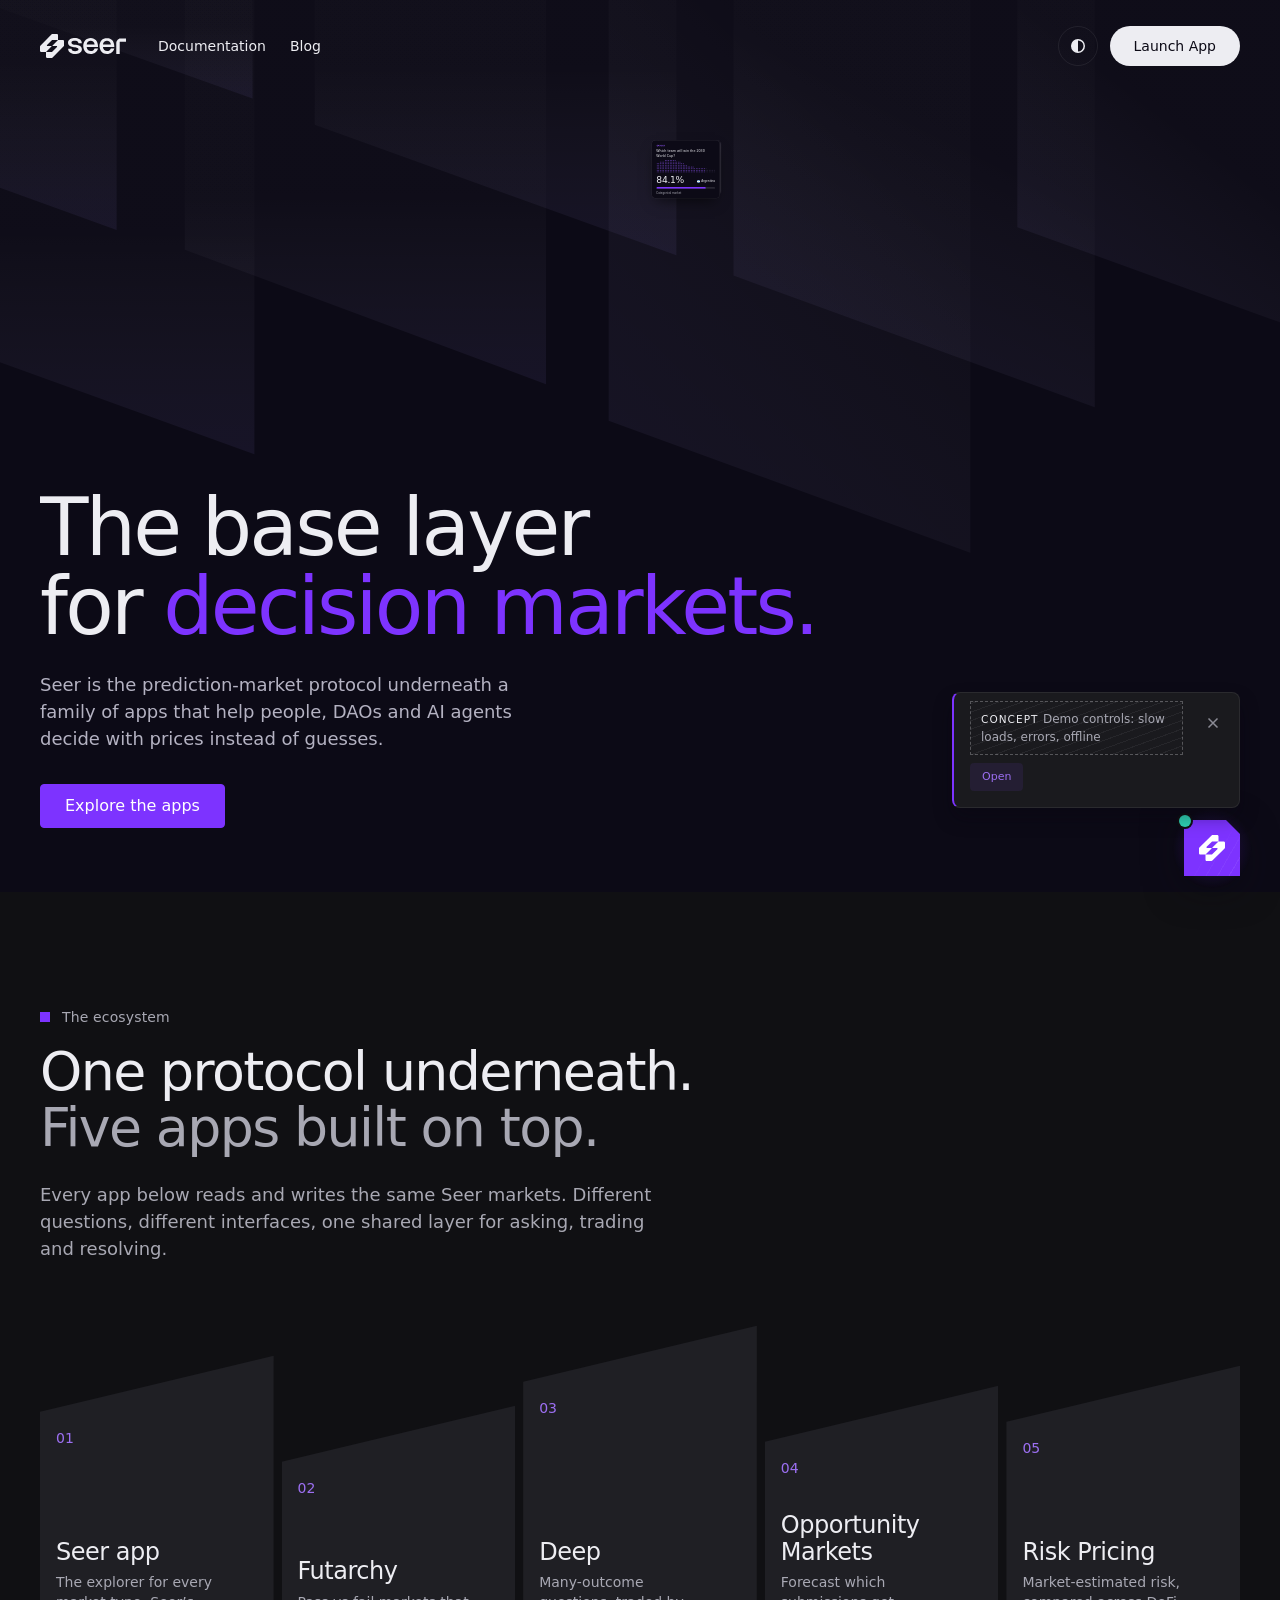
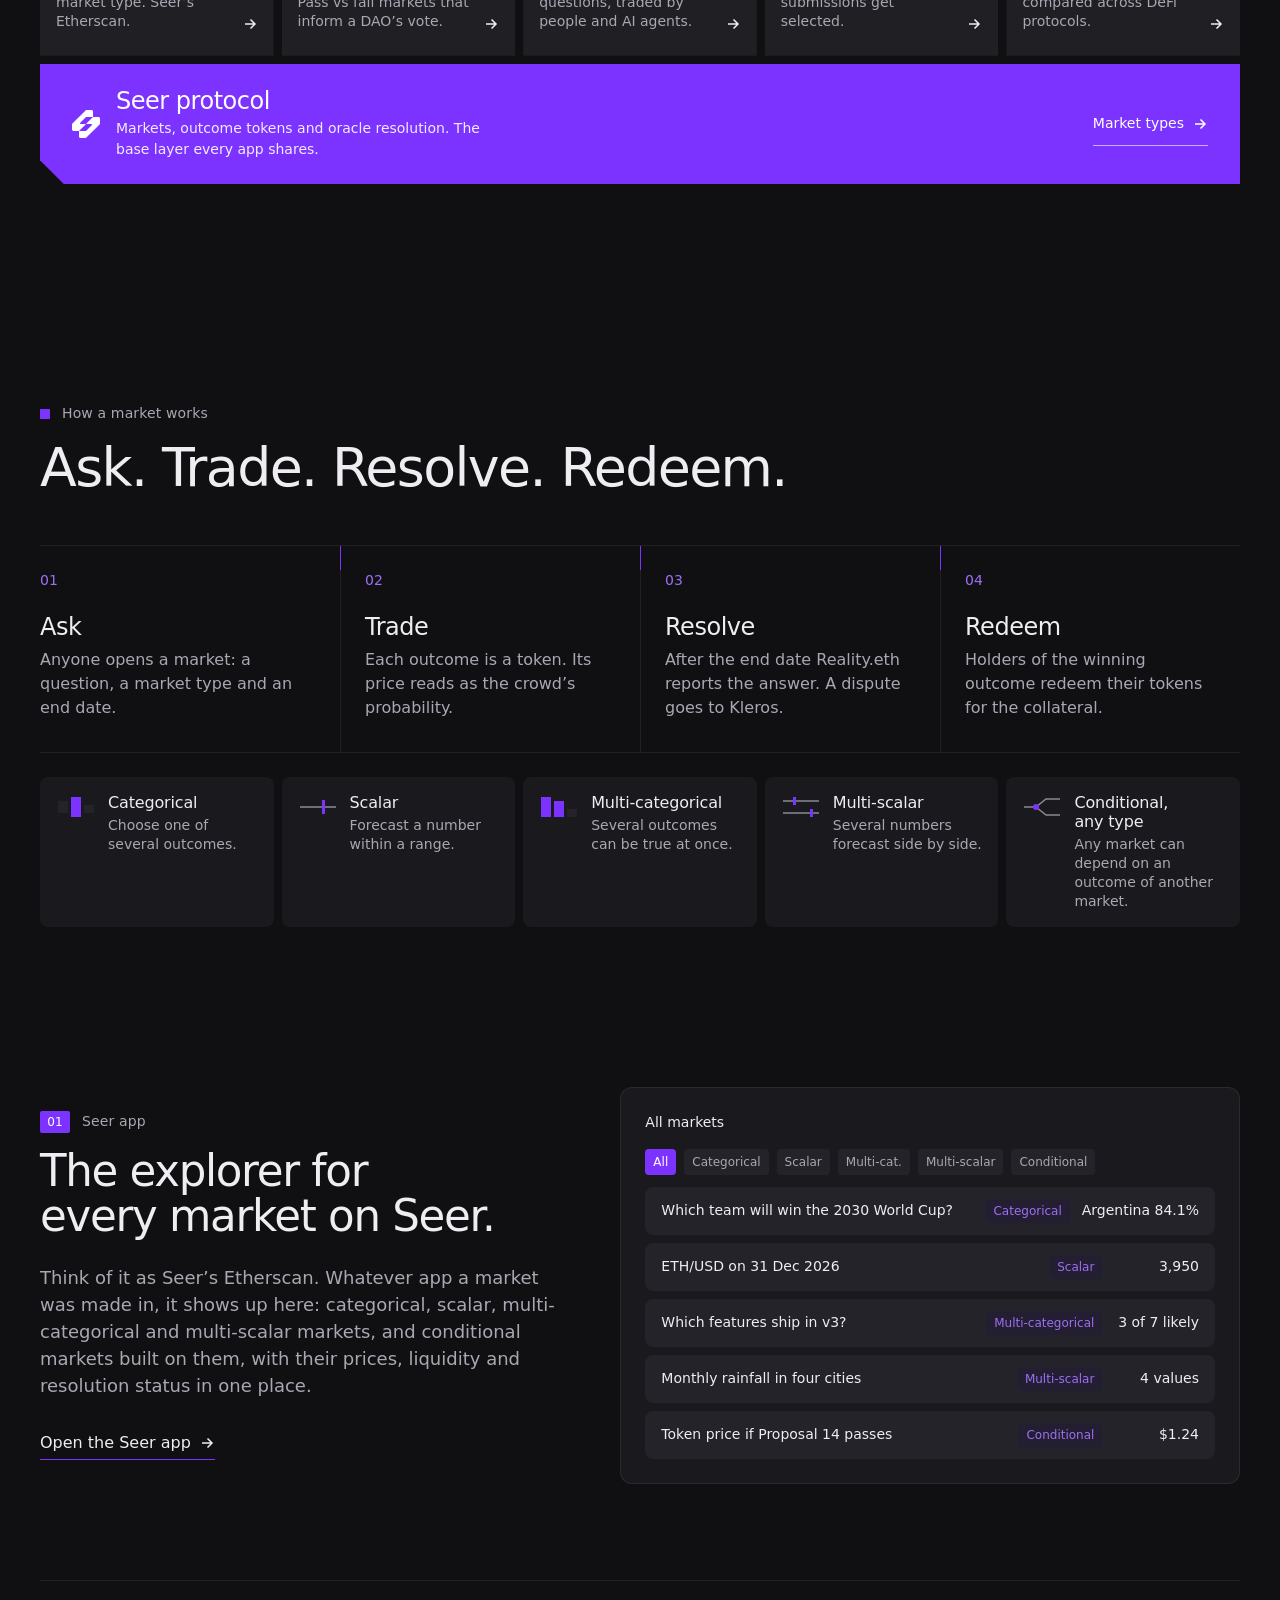
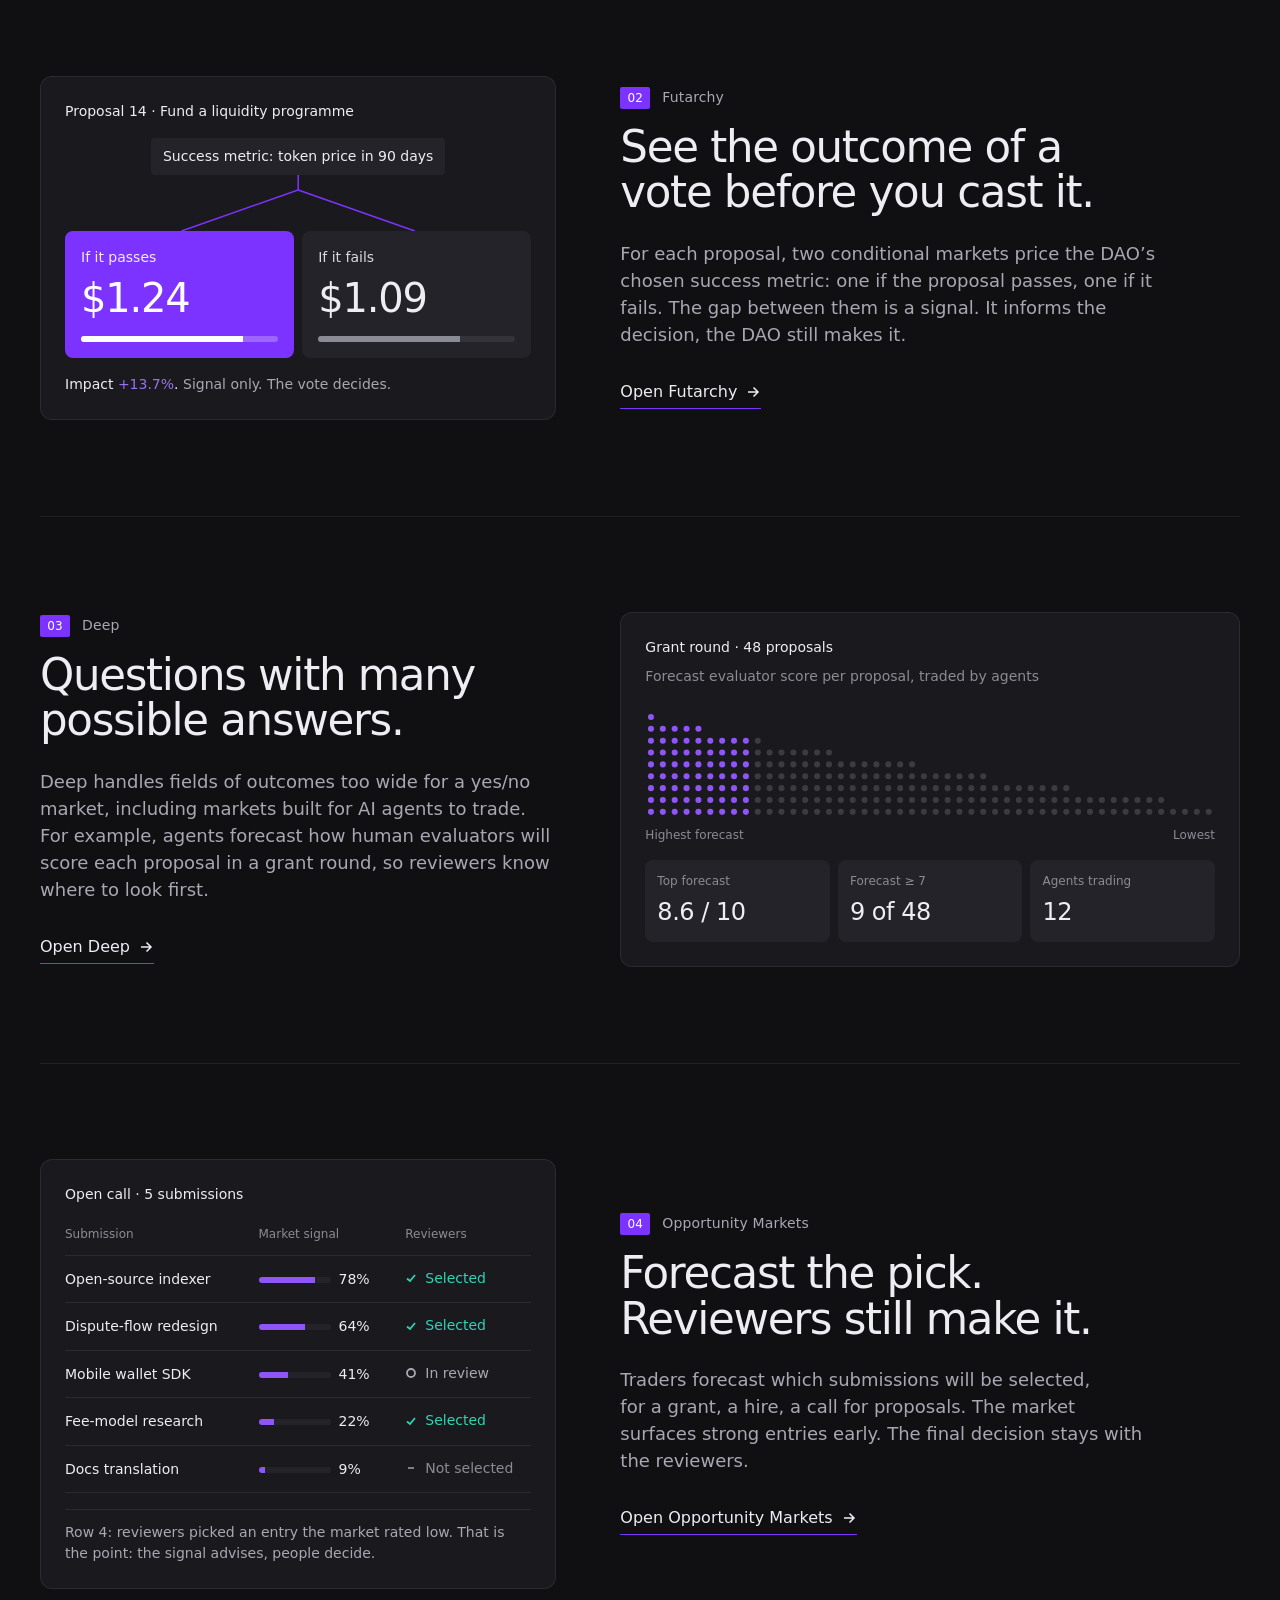
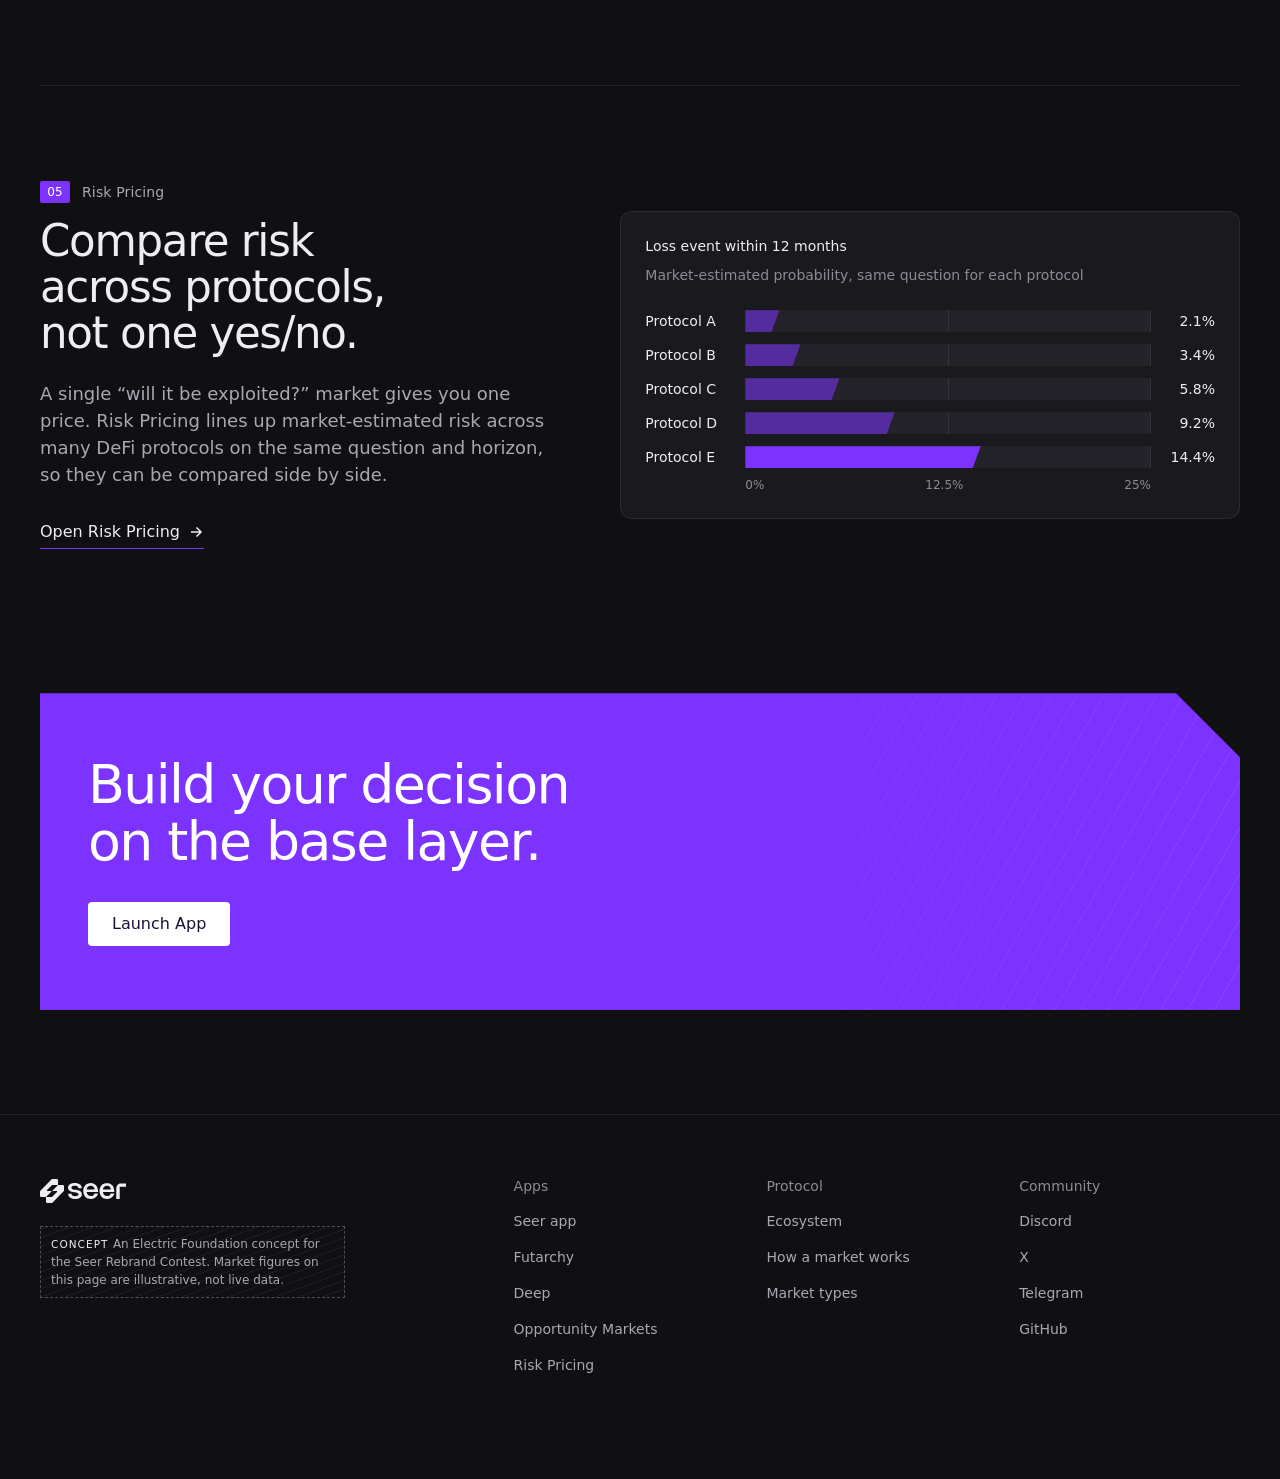
<file: index.html>
<!doctype html>
<html lang="en" data-theme="dark">
<head>
<meta charset="utf-8">
<meta name="viewport" content="width=device-width,initial-scale=1,viewport-fit=cover">
<title>Seer | The base layer for decision markets</title>
<link rel="icon" type="image/svg+xml" href="assets/favicon.svg">
<meta name="description" content="Seer is the prediction-market protocol underneath an ecosystem of decision apps: the Seer explorer, Futarchy, Deep, Opportunity Markets and Risk Pricing.">
<meta name="color-scheme" content="dark light">
<script>try{var t=localStorage.getItem('seer-theme');if(t==='light'||t==='dark')document.documentElement.dataset.theme=t}catch(e){}try{var n=performance.getEntriesByType&&performance.getEntriesByType('navigation')[0],rl=n?n.type==='reload':!!(performance.navigation&&performance.navigation.type===1);if(sessionStorage.getItem('seer-hero')&&!rl)document.documentElement.classList.add('m-hero-seen')}catch(e){}document.documentElement.classList.add('hc-js')</script>
<link rel="stylesheet" href="css/tokens.css">
<link rel="stylesheet" href="css/components.css">
<link rel="stylesheet" href="css/home.css">
<link rel="stylesheet" href="css/motion.css">
<link rel="stylesheet" href="css/demo.css">
<link rel="stylesheet" href="css/assistant.css">
<script src="js/spring.js" defer></script>
<script src="js/motion.js" defer></script>
<script src="js/home.js" defer></script>
<script src="js/util.js" defer></script>
<script src="js/demo.js" defer></script>
<script src="js/assistant.js" defer></script>
</head>
<body class="home">
<a class="skip" href="#main">Skip to content</a>

<svg width="0" height="0" class="defs" aria-hidden="true" focusable="false">
  <symbol id="logo" viewBox="0 0 86 24"><path fill="currentColor" d="M12.2695 6C12.1061 6 11.9486 6.06424 11.833 6.17969L7.05859 10.9492C6.67062 11.3368 6.94608 11.9999 7.49414 12H11.5176V12.002C11.7008 12.002 11.7919 12.2229 11.6631 12.3516L6.00879 18H11.7578C11.9212 17.9999 12.0778 17.9357 12.1934 17.8203L16.9688 13.0508C17.3565 12.6632 17.0803 12 16.5322 12H12.5088C12.3256 12 12.2346 11.779 12.3633 11.6504L18.0205 6H12.2695ZM34.8359 3.99902C38.1497 3.99902 41.8154 5.33918 41.8154 9.20508H38.416C38.416 7.26718 36.4704 6.72559 34.8672 6.72559C33.6552 6.72561 31.4365 6.86952 31.4365 8.63574C31.4367 10.5108 34.7061 10.5802 36.0088 10.7979C38.6323 11.2349 41.9159 12.0332 41.916 15.2969C41.916 18.9054 38.1236 20.0009 35.1104 20.001C31.7967 20.001 28.131 18.6616 28.1309 14.7959H31.5303C31.5304 16.7336 33.4776 17.2744 35.0791 17.2744C36.2911 17.2744 38.5098 16.992 38.5098 15.3643C38.5093 13.4894 35.2401 13.4182 33.9375 13.2021C31.3156 12.7651 28.0303 11.9668 28.0303 8.70312C28.0303 5.09466 31.8228 3.99907 34.8359 3.99902ZM86 7.86719H79.7148V20.001H76.2559V9.27832C76.2559 8.78704 76.3285 8.31397 76.4639 7.86719C76.5249 7.66605 76.5988 7.46793 76.6846 7.27832C77.1716 6.19804 78.0442 5.32901 79.124 4.84082C79.3138 4.75512 79.5099 4.68013 79.7129 4.61914C80.1602 4.48394 80.6357 4.41214 81.126 4.41211H86V7.86719ZM50.7314 4.00098C55.2719 4.00103 58.0176 7.6395 58.0176 11.9639V13.0703H46.666C46.666 15.3792 48.7153 17.1093 50.9111 17.1094C52.6645 17.1094 53.9841 16.1498 54.6182 14.5254H58.0176C57.225 17.8799 54.1523 19.999 50.8057 19.999C46.2338 19.999 43.2354 16.3606 43.2354 11.9834C43.2355 7.60633 46.193 3.99902 50.7334 3.99902L50.7314 4.00098ZM66.999 4.00098C71.5395 4.00098 74.2852 7.63947 74.2852 11.9639V13.0703H62.9346C62.9346 15.3791 64.9829 17.1091 67.1787 17.1094C68.9321 17.1094 70.2517 16.1498 70.8857 14.5254H74.2852C73.4925 17.8799 70.4199 19.999 67.0732 19.999C62.5015 19.9989 59.5029 16.3605 59.5029 11.9834C59.503 7.60633 62.4606 3.99902 67.001 3.99902L66.999 4.00098ZM50.7334 6.86914C48.7802 6.86914 46.6895 8.41979 46.6895 10.5605H54.5771C54.5771 8.45127 52.6865 6.86936 50.7334 6.86914ZM66.999 6.86914C65.0458 6.86924 62.9561 8.41985 62.9561 10.5605H70.8428C70.8428 8.45112 68.9523 6.86914 66.999 6.86914ZM22.7949 5.99805C23.4751 5.99805 24.0262 6.54913 24.0264 7.22852V11.4893C24.0263 11.8156 23.8961 12.1286 23.665 12.3594L12.373 23.6387C12.142 23.8695 11.8288 23.9999 11.502 24H7.2373C6.55706 24 6.00488 23.449 6.00488 22.7695V18.002H1.23145C0.551319 18.0018 0 17.4509 0 16.7715V12.5117C0 12.1852 0.130268 11.8715 0.361328 11.6406L11.6533 0.361328C11.8845 0.13043 12.1985 0 12.5254 0H16.79C17.4702 6.24588e-05 18.0215 0.551006 18.0215 1.23047V6H22.7949V5.99805Z"/></symbol>
  <symbol id="mark" viewBox="0 0 24.03 24"><path fill="currentColor" d="M12.2695 6C12.1061 6 11.9486 6.06424 11.833 6.17969L7.05859 10.9492C6.67062 11.3368 6.94608 11.9999 7.49414 12H11.5176V12.002C11.7008 12.002 11.7919 12.2229 11.6631 12.3516L6.00879 18H11.7578C11.9212 17.9999 12.0778 17.9357 12.1934 17.8203L16.9688 13.0508C17.3565 12.6632 17.0803 12 16.5322 12H12.5088C12.3256 12 12.2346 11.779 12.3633 11.6504L18.0205 6H12.2695ZM34.8359 3.99902C38.1497 3.99902 41.8154 5.33918 41.8154 9.20508H38.416C38.416 7.26718 36.4704 6.72559 34.8672 6.72559C33.6552 6.72561 31.4365 6.86952 31.4365 8.63574C31.4367 10.5108 34.7061 10.5802 36.0088 10.7979C38.6323 11.2349 41.9159 12.0332 41.916 15.2969C41.916 18.9054 38.1236 20.0009 35.1104 20.001C31.7967 20.001 28.131 18.6616 28.1309 14.7959H31.5303C31.5304 16.7336 33.4776 17.2744 35.0791 17.2744C36.2911 17.2744 38.5098 16.992 38.5098 15.3643C38.5093 13.4894 35.2401 13.4182 33.9375 13.2021C31.3156 12.7651 28.0303 11.9668 28.0303 8.70312C28.0303 5.09466 31.8228 3.99907 34.8359 3.99902ZM86 7.86719H79.7148V20.001H76.2559V9.27832C76.2559 8.78704 76.3285 8.31397 76.4639 7.86719C76.5249 7.66605 76.5988 7.46793 76.6846 7.27832C77.1716 6.19804 78.0442 5.32901 79.124 4.84082C79.3138 4.75512 79.5099 4.68013 79.7129 4.61914C80.1602 4.48394 80.6357 4.41214 81.126 4.41211H86V7.86719ZM50.7314 4.00098C55.2719 4.00103 58.0176 7.6395 58.0176 11.9639V13.0703H46.666C46.666 15.3792 48.7153 17.1093 50.9111 17.1094C52.6645 17.1094 53.9841 16.1498 54.6182 14.5254H58.0176C57.225 17.8799 54.1523 19.999 50.8057 19.999C46.2338 19.999 43.2354 16.3606 43.2354 11.9834C43.2355 7.60633 46.193 3.99902 50.7334 3.99902L50.7314 4.00098ZM66.999 4.00098C71.5395 4.00098 74.2852 7.63947 74.2852 11.9639V13.0703H62.9346C62.9346 15.3791 64.9829 17.1091 67.1787 17.1094C68.9321 17.1094 70.2517 16.1498 70.8857 14.5254H74.2852C73.4925 17.8799 70.4199 19.999 67.0732 19.999C62.5015 19.9989 59.5029 16.3605 59.5029 11.9834C59.503 7.60633 62.4606 3.99902 67.001 3.99902L66.999 4.00098ZM50.7334 6.86914C48.7802 6.86914 46.6895 8.41979 46.6895 10.5605H54.5771C54.5771 8.45127 52.6865 6.86936 50.7334 6.86914ZM66.999 6.86914C65.0458 6.86924 62.9561 8.41985 62.9561 10.5605H70.8428C70.8428 8.45112 68.9523 6.86914 66.999 6.86914ZM22.7949 5.99805C23.4751 5.99805 24.0262 6.54913 24.0264 7.22852V11.4893C24.0263 11.8156 23.8961 12.1286 23.665 12.3594L12.373 23.6387C12.142 23.8695 11.8288 23.9999 11.502 24H7.2373C6.55706 24 6.00488 23.449 6.00488 22.7695V18.002H1.23145C0.551319 18.0018 0 17.4509 0 16.7715V12.5117C0 12.1852 0.130268 11.8715 0.361328 11.6406L11.6533 0.361328C11.8845 0.13043 12.1985 0 12.5254 0H16.79C17.4702 6.24588e-05 18.0215 0.551006 18.0215 1.23047V6H22.7949V5.99805Z"/></symbol>
  <symbol id="flag-ar" viewBox="0 0 16 16"><clipPath id="fc"><circle cx="8" cy="8" r="8"/></clipPath><g clip-path="url(#fc)"><rect width="16" height="16" fill="#74acdf"/><rect y="5.33" width="16" height="5.34" fill="#fff"/><circle cx="8" cy="8" r="1.6" fill="#f6b40e"/></g></symbol>
  <symbol id="arrow" viewBox="0 0 16 16"><path d="M3 8h9.5M8.5 3.5 13 8l-4.5 4.5" fill="none" stroke="currentColor" stroke-width="1.5"/></symbol>
</svg>

<header class="hero">
  <svg class="slabs" viewBox="0 0 1440 600" preserveAspectRatio="xMidYMin slice" aria-hidden="true" focusable="false">
    <defs>
      <linearGradient id="s0" x1="0" y1="0" x2="0" y2="1"><stop offset=".5" class="s-lo"/><stop offset="1" class="s-hi"/></linearGradient>
      <linearGradient id="s1" x1="0" y1="0" x2="0" y2="1"><stop offset=".25" class="s-lo"/><stop offset="1" class="s-hi"/></linearGradient>
      <linearGradient id="s2" x1="1062" y1="-1.6" x2="566" y2="507.5" gradientUnits="userSpaceOnUse"><stop offset=".25" class="s-lo"/><stop offset="1" class="s-hi"/></linearGradient>
      <linearGradient id="s3" x1="1285" y1="115" x2="1130" y2="318" gradientUnits="userSpaceOnUse"><stop class="s-lo"/><stop offset="1" class="s-hi"/></linearGradient>
      <linearGradient id="s4" x1="1017.5" y1="0" x2="822" y2="385" gradientUnits="userSpaceOnUse"><stop offset=".25" class="s-lo"/><stop offset="1" class="s-hi"/></linearGradient>
      <clipPath id="slclip"><use href="#sl0"/><use href="#sl1"/><use href="#sl2"/><use href="#sl3"/><use href="#sl4"/><use href="#sl5"/><use href="#sl6"/><use href="#sl7"/></clipPath>
      <linearGradient id="ssw" x1="0" y1="0" x2="1" y2="0"><stop class="s-sw" stop-opacity="0"/><stop offset=".5" class="s-sw"/><stop offset="1" class="s-sw" stop-opacity="0"/></linearGradient>
    </defs>
    <g class="slab-set">
      <path id="sl0" d="M301.5 493L0 384V0H301.5V493Z" fill="url(#s0)"/>
      <path id="sl1" d="M152 249.5L0 194.5V0H152V249.5Z" fill="url(#s1)"/>
      <path id="sl2" d="M226 271V0H618V417L226 271Z" fill="url(#s0)"/>
      <path id="sl3" d="M299.5 0V107L0 0H299.5Z" fill="url(#s1)"/>
      <path id="sl4" d="M367 135.5V0H759.5V277L367 135.5Z" fill="url(#s1)"/>
      <path id="sl5" d="M686 456.5V0H1078.5V600L686 456.5Z" fill="url(#s2)"/>
      <path id="sl6" d="M1129.5 246.5V0H1440V359L1129.5 246.5Z" fill="url(#s3)"/>
      <path id="sl7" d="M821.5 299V0H1213.5V442L821.5 299Z" fill="url(#s4)"/>
    </g>
    <g clip-path="url(#slclip)"><rect class="slab-sweep" x="0" y="-700" width="360" height="2000" fill="url(#ssw)"/></g>
  </svg>

  <nav class="topnav wrap" aria-label="Primary">
    <a class="brand" href="./index.html" aria-label="Seer home">
      <svg class="brand-l" width="86" height="24" aria-hidden="true" focusable="false"><use href="#logo"/></svg>
      <svg class="brand-m" width="24" height="24" aria-hidden="true" focusable="false"><use href="#mark"/></svg>
    </a>
    <ul class="nav-links">
      <li><a href="https://seer-3.gitbook.io/seer-documentation" target="_blank" rel="noopener">Documentation</a></li>
      <li><a href="https://seer-pm.medium.com/" target="_blank" rel="noopener">Blog</a></li>
    </ul>
    <div class="nav-end">
      <button class="theme-toggle" type="button" aria-pressed="false" data-theme-toggle>
        <span class="sr">Light theme</span>
        <svg viewBox="0 0 16 16" width="16" height="16" aria-hidden="true" focusable="false"><circle cx="8" cy="8" r="6.25" fill="none" stroke="currentColor" stroke-width="1.5"/><path d="M8 1.75v12.5A6.25 6.25 0 0 1 8 1.75Z" fill="currentColor"/></svg>
      </button>
      <a class="pill" href="./app.html">Launch App</a>
    </div>
  </nav>

  <div class="hero-body wrap">
    <div class="hero-copy">
      <h1><span class="ln"><span>The base layer</span></span> <span class="ln"><span>for <span class="v">decision markets.</span></span></span></h1>
      <p class="hero-sub">Seer is the prediction-market protocol underneath a family of apps that help people, DAOs and AI agents decide with prices instead of guesses.</p>
      <div class="hero-cta">
        <a class="btn-v" href="#ecosystem">Explore the apps</a>
      </div>
    </div>

    <div class="hero-cards">
      <div class="hc-stage">
        <div class="hcard hc-ink is-front" data-key="wc" data-v="84.1" data-q="Which team will win the 2030 World Cup?" data-say="Argentina, 84.1%">
          <div class="hc-body">
            <svg class="mlogo" width="40" height="11" aria-hidden="true" focusable="false"><use href="#logo"/></svg>
            <p class="mq">Which team will win the 2030 World Cup?</p>
            <svg class="dots hc-dots" viewBox="0 0 324 72" aria-hidden="true" focusable="false"><g class="on" style="--i:0;--c:0"><circle cx="4.5" cy="67.5" r="2.3"/><circle cx="4.5" cy="58.5" r="2.3"/><circle cx="4.5" cy="49.5" r="2.3"/><circle cx="4.5" cy="40.5" r="2.3"/><circle cx="4.5" cy="31.5" r="2.3"/><circle cx="4.5" cy="22.5" r="2.3"/></g><g class="on" style="--i:1;--c:6"><circle cx="13.5" cy="67.5" r="2.3"/><circle cx="13.5" cy="58.5" r="2.3"/><circle cx="13.5" cy="49.5" r="2.3"/><circle cx="13.5" cy="40.5" r="2.3"/><circle cx="13.5" cy="31.5" r="2.3"/><circle cx="13.5" cy="22.5" r="2.3"/></g><g class="on" style="--i:2;--c:12"><circle cx="22.5" cy="67.5" r="2.3"/><circle cx="22.5" cy="58.5" r="2.3"/><circle cx="22.5" cy="49.5" r="2.3"/><circle cx="22.5" cy="40.5" r="2.3"/><circle cx="22.5" cy="31.5" r="2.3"/><circle cx="22.5" cy="22.5" r="2.3"/><circle cx="22.5" cy="13.5" r="2.3"/></g><g class="on" style="--i:3;--c:19"><circle cx="31.5" cy="67.5" r="2.3"/><circle cx="31.5" cy="58.5" r="2.3"/><circle cx="31.5" cy="49.5" r="2.3"/><circle cx="31.5" cy="40.5" r="2.3"/><circle cx="31.5" cy="31.5" r="2.3"/><circle cx="31.5" cy="22.5" r="2.3"/><circle cx="31.5" cy="13.5" r="2.3"/></g><g class="on" style="--i:4;--c:26"><circle cx="40.5" cy="67.5" r="2.3"/><circle cx="40.5" cy="58.5" r="2.3"/><circle cx="40.5" cy="49.5" r="2.3"/><circle cx="40.5" cy="40.5" r="2.3"/><circle cx="40.5" cy="31.5" r="2.3"/><circle cx="40.5" cy="22.5" r="2.3"/><circle cx="40.5" cy="13.5" r="2.3"/></g><g class="on" style="--i:5;--c:33"><circle cx="49.5" cy="67.5" r="2.3"/><circle cx="49.5" cy="58.5" r="2.3"/><circle cx="49.5" cy="49.5" r="2.3"/><circle cx="49.5" cy="40.5" r="2.3"/><circle cx="49.5" cy="31.5" r="2.3"/><circle cx="49.5" cy="22.5" r="2.3"/><circle cx="49.5" cy="13.5" r="2.3"/><circle cx="49.5" cy="4.5" r="2.3"/></g><g class="on" style="--i:6;--c:41"><circle cx="58.5" cy="67.5" r="2.3"/><circle cx="58.5" cy="58.5" r="2.3"/><circle cx="58.5" cy="49.5" r="2.3"/><circle cx="58.5" cy="40.5" r="2.3"/><circle cx="58.5" cy="31.5" r="2.3"/><circle cx="58.5" cy="22.5" r="2.3"/><circle cx="58.5" cy="13.5" r="2.3"/><circle cx="58.5" cy="4.5" r="2.3"/></g><g class="on" style="--i:7;--c:49"><circle cx="67.5" cy="67.5" r="2.3"/><circle cx="67.5" cy="58.5" r="2.3"/><circle cx="67.5" cy="49.5" r="2.3"/><circle cx="67.5" cy="40.5" r="2.3"/><circle cx="67.5" cy="31.5" r="2.3"/><circle cx="67.5" cy="22.5" r="2.3"/><circle cx="67.5" cy="13.5" r="2.3"/><circle cx="67.5" cy="4.5" r="2.3"/></g><g class="on" style="--i:8;--c:57"><circle cx="76.5" cy="67.5" r="2.3"/><circle cx="76.5" cy="58.5" r="2.3"/><circle cx="76.5" cy="49.5" r="2.3"/><circle cx="76.5" cy="40.5" r="2.3"/><circle cx="76.5" cy="31.5" r="2.3"/><circle cx="76.5" cy="22.5" r="2.3"/><circle cx="76.5" cy="13.5" r="2.3"/><circle cx="76.5" cy="4.5" r="2.3"/></g><g class="on" style="--i:9;--c:65"><circle cx="85.5" cy="67.5" r="2.3"/><circle cx="85.5" cy="58.5" r="2.3"/><circle cx="85.5" cy="49.5" r="2.3"/><circle cx="85.5" cy="40.5" r="2.3"/><circle cx="85.5" cy="31.5" r="2.3"/><circle cx="85.5" cy="22.5" r="2.3"/><circle cx="85.5" cy="13.5" r="2.3"/><circle cx="85.5" cy="4.5" r="2.3"/></g><g class="on" style="--i:10;--c:73"><circle cx="94.5" cy="67.5" r="2.3"/><circle cx="94.5" cy="58.5" r="2.3"/><circle cx="94.5" cy="49.5" r="2.3"/><circle cx="94.5" cy="40.5" r="2.3"/><circle cx="94.5" cy="31.5" r="2.3"/><circle cx="94.5" cy="22.5" r="2.3"/><circle cx="94.5" cy="13.5" r="2.3"/><circle cx="94.5" cy="4.5" r="2.3"/></g><g class="on" style="--i:11;--c:81"><circle cx="103.5" cy="67.5" r="2.3"/><circle cx="103.5" cy="58.5" r="2.3"/><circle cx="103.5" cy="49.5" r="2.3"/><circle cx="103.5" cy="40.5" r="2.3"/><circle cx="103.5" cy="31.5" r="2.3"/><circle cx="103.5" cy="22.5" r="2.3"/><circle cx="103.5" cy="13.5" r="2.3"/><circle cx="103.5" cy="4.5" r="2.3"/></g><g class="on" style="--i:12;--c:89"><circle cx="112.5" cy="67.5" r="2.3"/><circle cx="112.5" cy="58.5" r="2.3"/><circle cx="112.5" cy="49.5" r="2.3"/><circle cx="112.5" cy="40.5" r="2.3"/><circle cx="112.5" cy="31.5" r="2.3"/><circle cx="112.5" cy="22.5" r="2.3"/><circle cx="112.5" cy="13.5" r="2.3"/></g><g class="on" style="--i:13;--c:96"><circle cx="121.5" cy="67.5" r="2.3"/><circle cx="121.5" cy="58.5" r="2.3"/><circle cx="121.5" cy="49.5" r="2.3"/><circle cx="121.5" cy="40.5" r="2.3"/><circle cx="121.5" cy="31.5" r="2.3"/><circle cx="121.5" cy="22.5" r="2.3"/><circle cx="121.5" cy="13.5" r="2.3"/></g><g class="on" style="--i:14;--c:103"><circle cx="130.5" cy="67.5" r="2.3"/><circle cx="130.5" cy="58.5" r="2.3"/><circle cx="130.5" cy="49.5" r="2.3"/><circle cx="130.5" cy="40.5" r="2.3"/><circle cx="130.5" cy="31.5" r="2.3"/><circle cx="130.5" cy="22.5" r="2.3"/><circle cx="130.5" cy="13.5" r="2.3"/></g><g class="on" style="--i:15;--c:110"><circle cx="139.5" cy="67.5" r="2.3"/><circle cx="139.5" cy="58.5" r="2.3"/><circle cx="139.5" cy="49.5" r="2.3"/><circle cx="139.5" cy="40.5" r="2.3"/><circle cx="139.5" cy="31.5" r="2.3"/><circle cx="139.5" cy="22.5" r="2.3"/></g><g class="on" style="--i:16;--c:116"><circle cx="148.5" cy="67.5" r="2.3"/><circle cx="148.5" cy="58.5" r="2.3"/><circle cx="148.5" cy="49.5" r="2.3"/><circle cx="148.5" cy="40.5" r="2.3"/><circle cx="148.5" cy="31.5" r="2.3"/><circle cx="148.5" cy="22.5" r="2.3"/></g><g class="on" style="--i:17;--c:122"><circle cx="157.5" cy="67.5" r="2.3"/><circle cx="157.5" cy="58.5" r="2.3"/><circle cx="157.5" cy="49.5" r="2.3"/><circle cx="157.5" cy="40.5" r="2.3"/><circle cx="157.5" cy="31.5" r="2.3"/></g><g class="on" style="--i:18;--c:127"><circle cx="166.5" cy="67.5" r="2.3"/><circle cx="166.5" cy="58.5" r="2.3"/><circle cx="166.5" cy="49.5" r="2.3"/><circle cx="166.5" cy="40.5" r="2.3"/><circle cx="166.5" cy="31.5" r="2.3"/></g><g class="on" style="--i:19;--c:132"><circle cx="175.5" cy="67.5" r="2.3"/><circle cx="175.5" cy="58.5" r="2.3"/><circle cx="175.5" cy="49.5" r="2.3"/><circle cx="175.5" cy="40.5" r="2.3"/></g><g class="on" style="--i:20;--c:136"><circle cx="184.5" cy="67.5" r="2.3"/><circle cx="184.5" cy="58.5" r="2.3"/><circle cx="184.5" cy="49.5" r="2.3"/><circle cx="184.5" cy="40.5" r="2.3"/></g><g class="on" style="--i:21;--c:140"><circle cx="193.5" cy="67.5" r="2.3"/><circle cx="193.5" cy="58.5" r="2.3"/><circle cx="193.5" cy="49.5" r="2.3"/><circle cx="193.5" cy="40.5" r="2.3"/></g><g class="on" style="--i:22;--c:144"><circle cx="202.5" cy="67.5" r="2.3"/><circle cx="202.5" cy="58.5" r="2.3"/><circle cx="202.5" cy="49.5" r="2.3"/><circle cx="202.5" cy="40.5" r="2.3"/></g><g class="on" style="--i:23;--c:148"><circle cx="211.5" cy="67.5" r="2.3"/><circle cx="211.5" cy="58.5" r="2.3"/><circle cx="211.5" cy="49.5" r="2.3"/></g><g class="on" style="--i:24;--c:151"><circle cx="220.5" cy="67.5" r="2.3"/><circle cx="220.5" cy="58.5" r="2.3"/><circle cx="220.5" cy="49.5" r="2.3"/></g><g class="on" style="--i:25;--c:154"><circle cx="229.5" cy="67.5" r="2.3"/><circle cx="229.5" cy="58.5" r="2.3"/><circle cx="229.5" cy="49.5" r="2.3"/></g><g class="on" style="--i:26;--c:157"><circle cx="238.5" cy="67.5" r="2.3"/><circle cx="238.5" cy="58.5" r="2.3"/><circle cx="238.5" cy="49.5" r="2.3"/></g><g class="on" style="--i:27;--c:160"><circle cx="247.5" cy="67.5" r="2.3"/><circle cx="247.5" cy="58.5" r="2.3"/><circle cx="247.5" cy="49.5" r="2.3"/></g><g class="on" style="--i:28;--c:163"><circle cx="256.5" cy="67.5" r="2.3"/><circle cx="256.5" cy="58.5" r="2.3"/><circle cx="256.5" cy="49.5" r="2.3"/></g><g class="on" style="--i:29;--c:166"><circle cx="265.5" cy="67.5" r="2.3"/><circle cx="265.5" cy="58.5" r="2.3"/><circle cx="265.5" cy="49.5" r="2.3"/></g><g class="off" style="--i:30;--c:169"><circle cx="274.5" cy="67.5" r="2.3"/><circle cx="274.5" cy="58.5" r="2.3"/><circle cx="274.5" cy="49.5" r="2.3"/></g><g class="off" style="--i:31;--c:172"><circle cx="283.5" cy="67.5" r="2.3"/><circle cx="283.5" cy="58.5" r="2.3"/></g><g class="off" style="--i:32;--c:174"><circle cx="292.5" cy="67.5" r="2.3"/><circle cx="292.5" cy="58.5" r="2.3"/></g><g class="off" style="--i:33;--c:176"><circle cx="301.5" cy="67.5" r="2.3"/><circle cx="301.5" cy="58.5" r="2.3"/></g><g class="off" style="--i:34;--c:178"><circle cx="310.5" cy="67.5" r="2.3"/><circle cx="310.5" cy="58.5" r="2.3"/></g><g class="off" style="--i:35;--c:180"><circle cx="319.5" cy="67.5" r="2.3"/><circle cx="319.5" cy="58.5" r="2.3"/></g></svg>
            <div class="mfoot"><span class="mpct num" aria-hidden="true">84.1%</span><span class="sr">84.1%</span><span class="chip-c"><svg width="14" height="14" aria-hidden="true" focusable="false"><use href="#flag-ar"/></svg>Argentina</span></div>
            <div class="mbar" aria-hidden="true"><i style="--v:.841"></i></div>
            <p class="mnote">Categorical market</p>
          </div>
          <span class="hc-veil"></span>
        </div>
        <div class="hcard hc-paper is-back" data-key="eth" data-v="31.6" data-q="Will ETH close above $5k this year?" data-say="Yes, 31.6%">
          <div class="hc-body">
            <svg class="mlogo" width="40" height="11" aria-hidden="true" focusable="false"><use href="#logo"/></svg>
            <p class="mq">Will ETH close above $5k this year?</p>
            <svg class="dots hc-dots" viewBox="0 0 324 72" aria-hidden="true" focusable="false"><g class="on" style="--i:0;--c:0"><circle cx="4.5" cy="67.5" r="2.3"/><circle cx="4.5" cy="58.5" r="2.3"/><circle cx="4.5" cy="49.5" r="2.3"/><circle cx="4.5" cy="40.5" r="2.3"/><circle cx="4.5" cy="31.5" r="2.3"/><circle cx="4.5" cy="22.5" r="2.3"/><circle cx="4.5" cy="13.5" r="2.3"/></g><g class="on" style="--i:1;--c:7"><circle cx="13.5" cy="67.5" r="2.3"/><circle cx="13.5" cy="58.5" r="2.3"/><circle cx="13.5" cy="49.5" r="2.3"/><circle cx="13.5" cy="40.5" r="2.3"/><circle cx="13.5" cy="31.5" r="2.3"/><circle cx="13.5" cy="22.5" r="2.3"/><circle cx="13.5" cy="13.5" r="2.3"/></g><g class="on" style="--i:2;--c:14"><circle cx="22.5" cy="67.5" r="2.3"/><circle cx="22.5" cy="58.5" r="2.3"/><circle cx="22.5" cy="49.5" r="2.3"/><circle cx="22.5" cy="40.5" r="2.3"/><circle cx="22.5" cy="31.5" r="2.3"/><circle cx="22.5" cy="22.5" r="2.3"/><circle cx="22.5" cy="13.5" r="2.3"/><circle cx="22.5" cy="4.5" r="2.3"/></g><g class="on" style="--i:3;--c:22"><circle cx="31.5" cy="67.5" r="2.3"/><circle cx="31.5" cy="58.5" r="2.3"/><circle cx="31.5" cy="49.5" r="2.3"/><circle cx="31.5" cy="40.5" r="2.3"/><circle cx="31.5" cy="31.5" r="2.3"/><circle cx="31.5" cy="22.5" r="2.3"/><circle cx="31.5" cy="13.5" r="2.3"/><circle cx="31.5" cy="4.5" r="2.3"/></g><g class="on" style="--i:4;--c:30"><circle cx="40.5" cy="67.5" r="2.3"/><circle cx="40.5" cy="58.5" r="2.3"/><circle cx="40.5" cy="49.5" r="2.3"/><circle cx="40.5" cy="40.5" r="2.3"/><circle cx="40.5" cy="31.5" r="2.3"/><circle cx="40.5" cy="22.5" r="2.3"/><circle cx="40.5" cy="13.5" r="2.3"/><circle cx="40.5" cy="4.5" r="2.3"/></g><g class="on" style="--i:5;--c:38"><circle cx="49.5" cy="67.5" r="2.3"/><circle cx="49.5" cy="58.5" r="2.3"/><circle cx="49.5" cy="49.5" r="2.3"/><circle cx="49.5" cy="40.5" r="2.3"/><circle cx="49.5" cy="31.5" r="2.3"/><circle cx="49.5" cy="22.5" r="2.3"/><circle cx="49.5" cy="13.5" r="2.3"/><circle cx="49.5" cy="4.5" r="2.3"/></g><g class="on" style="--i:6;--c:46"><circle cx="58.5" cy="67.5" r="2.3"/><circle cx="58.5" cy="58.5" r="2.3"/><circle cx="58.5" cy="49.5" r="2.3"/><circle cx="58.5" cy="40.5" r="2.3"/><circle cx="58.5" cy="31.5" r="2.3"/><circle cx="58.5" cy="22.5" r="2.3"/><circle cx="58.5" cy="13.5" r="2.3"/><circle cx="58.5" cy="4.5" r="2.3"/></g><g class="on" style="--i:7;--c:54"><circle cx="67.5" cy="67.5" r="2.3"/><circle cx="67.5" cy="58.5" r="2.3"/><circle cx="67.5" cy="49.5" r="2.3"/><circle cx="67.5" cy="40.5" r="2.3"/><circle cx="67.5" cy="31.5" r="2.3"/><circle cx="67.5" cy="22.5" r="2.3"/><circle cx="67.5" cy="13.5" r="2.3"/><circle cx="67.5" cy="4.5" r="2.3"/></g><g class="on" style="--i:8;--c:62"><circle cx="76.5" cy="67.5" r="2.3"/><circle cx="76.5" cy="58.5" r="2.3"/><circle cx="76.5" cy="49.5" r="2.3"/><circle cx="76.5" cy="40.5" r="2.3"/><circle cx="76.5" cy="31.5" r="2.3"/><circle cx="76.5" cy="22.5" r="2.3"/><circle cx="76.5" cy="13.5" r="2.3"/><circle cx="76.5" cy="4.5" r="2.3"/></g><g class="on" style="--i:9;--c:70"><circle cx="85.5" cy="67.5" r="2.3"/><circle cx="85.5" cy="58.5" r="2.3"/><circle cx="85.5" cy="49.5" r="2.3"/><circle cx="85.5" cy="40.5" r="2.3"/><circle cx="85.5" cy="31.5" r="2.3"/><circle cx="85.5" cy="22.5" r="2.3"/><circle cx="85.5" cy="13.5" r="2.3"/></g><g class="on" style="--i:10;--c:77"><circle cx="94.5" cy="67.5" r="2.3"/><circle cx="94.5" cy="58.5" r="2.3"/><circle cx="94.5" cy="49.5" r="2.3"/><circle cx="94.5" cy="40.5" r="2.3"/><circle cx="94.5" cy="31.5" r="2.3"/><circle cx="94.5" cy="22.5" r="2.3"/><circle cx="94.5" cy="13.5" r="2.3"/></g><g class="off" style="--i:11;--c:84"><circle cx="103.5" cy="67.5" r="2.3"/><circle cx="103.5" cy="58.5" r="2.3"/><circle cx="103.5" cy="49.5" r="2.3"/><circle cx="103.5" cy="40.5" r="2.3"/><circle cx="103.5" cy="31.5" r="2.3"/><circle cx="103.5" cy="22.5" r="2.3"/><circle cx="103.5" cy="13.5" r="2.3"/></g><g class="off" style="--i:12;--c:91"><circle cx="112.5" cy="67.5" r="2.3"/><circle cx="112.5" cy="58.5" r="2.3"/><circle cx="112.5" cy="49.5" r="2.3"/><circle cx="112.5" cy="40.5" r="2.3"/><circle cx="112.5" cy="31.5" r="2.3"/><circle cx="112.5" cy="22.5" r="2.3"/></g><g class="off" style="--i:13;--c:97"><circle cx="121.5" cy="67.5" r="2.3"/><circle cx="121.5" cy="58.5" r="2.3"/><circle cx="121.5" cy="49.5" r="2.3"/><circle cx="121.5" cy="40.5" r="2.3"/><circle cx="121.5" cy="31.5" r="2.3"/><circle cx="121.5" cy="22.5" r="2.3"/></g><g class="off" style="--i:14;--c:103"><circle cx="130.5" cy="67.5" r="2.3"/><circle cx="130.5" cy="58.5" r="2.3"/><circle cx="130.5" cy="49.5" r="2.3"/><circle cx="130.5" cy="40.5" r="2.3"/><circle cx="130.5" cy="31.5" r="2.3"/></g><g class="off" style="--i:15;--c:108"><circle cx="139.5" cy="67.5" r="2.3"/><circle cx="139.5" cy="58.5" r="2.3"/><circle cx="139.5" cy="49.5" r="2.3"/><circle cx="139.5" cy="40.5" r="2.3"/><circle cx="139.5" cy="31.5" r="2.3"/></g><g class="off" style="--i:16;--c:113"><circle cx="148.5" cy="67.5" r="2.3"/><circle cx="148.5" cy="58.5" r="2.3"/><circle cx="148.5" cy="49.5" r="2.3"/><circle cx="148.5" cy="40.5" r="2.3"/></g><g class="off" style="--i:17;--c:117"><circle cx="157.5" cy="67.5" r="2.3"/><circle cx="157.5" cy="58.5" r="2.3"/><circle cx="157.5" cy="49.5" r="2.3"/><circle cx="157.5" cy="40.5" r="2.3"/></g><g class="off" style="--i:18;--c:121"><circle cx="166.5" cy="67.5" r="2.3"/><circle cx="166.5" cy="58.5" r="2.3"/><circle cx="166.5" cy="49.5" r="2.3"/><circle cx="166.5" cy="40.5" r="2.3"/></g><g class="off" style="--i:19;--c:125"><circle cx="175.5" cy="67.5" r="2.3"/><circle cx="175.5" cy="58.5" r="2.3"/><circle cx="175.5" cy="49.5" r="2.3"/><circle cx="175.5" cy="40.5" r="2.3"/></g><g class="off" style="--i:20;--c:129"><circle cx="184.5" cy="67.5" r="2.3"/><circle cx="184.5" cy="58.5" r="2.3"/><circle cx="184.5" cy="49.5" r="2.3"/></g><g class="off" style="--i:21;--c:132"><circle cx="193.5" cy="67.5" r="2.3"/><circle cx="193.5" cy="58.5" r="2.3"/><circle cx="193.5" cy="49.5" r="2.3"/></g><g class="off" style="--i:22;--c:135"><circle cx="202.5" cy="67.5" r="2.3"/><circle cx="202.5" cy="58.5" r="2.3"/><circle cx="202.5" cy="49.5" r="2.3"/></g><g class="off" style="--i:23;--c:138"><circle cx="211.5" cy="67.5" r="2.3"/><circle cx="211.5" cy="58.5" r="2.3"/><circle cx="211.5" cy="49.5" r="2.3"/></g><g class="off" style="--i:24;--c:141"><circle cx="220.5" cy="67.5" r="2.3"/><circle cx="220.5" cy="58.5" r="2.3"/><circle cx="220.5" cy="49.5" r="2.3"/></g><g class="off" style="--i:25;--c:144"><circle cx="229.5" cy="67.5" r="2.3"/><circle cx="229.5" cy="58.5" r="2.3"/><circle cx="229.5" cy="49.5" r="2.3"/></g><g class="off" style="--i:26;--c:147"><circle cx="238.5" cy="67.5" r="2.3"/><circle cx="238.5" cy="58.5" r="2.3"/><circle cx="238.5" cy="49.5" r="2.3"/></g><g class="off" style="--i:27;--c:150"><circle cx="247.5" cy="67.5" r="2.3"/><circle cx="247.5" cy="58.5" r="2.3"/><circle cx="247.5" cy="49.5" r="2.3"/></g><g class="off" style="--i:28;--c:153"><circle cx="256.5" cy="67.5" r="2.3"/><circle cx="256.5" cy="58.5" r="2.3"/></g><g class="off" style="--i:29;--c:155"><circle cx="265.5" cy="67.5" r="2.3"/><circle cx="265.5" cy="58.5" r="2.3"/></g><g class="off" style="--i:30;--c:157"><circle cx="274.5" cy="67.5" r="2.3"/><circle cx="274.5" cy="58.5" r="2.3"/></g><g class="off" style="--i:31;--c:159"><circle cx="283.5" cy="67.5" r="2.3"/><circle cx="283.5" cy="58.5" r="2.3"/></g><g class="off" style="--i:32;--c:161"><circle cx="292.5" cy="67.5" r="2.3"/><circle cx="292.5" cy="58.5" r="2.3"/></g><g class="off" style="--i:33;--c:163"><circle cx="301.5" cy="67.5" r="2.3"/><circle cx="301.5" cy="58.5" r="2.3"/></g><g class="off" style="--i:34;--c:165"><circle cx="310.5" cy="67.5" r="2.3"/><circle cx="310.5" cy="58.5" r="2.3"/></g><g class="off" style="--i:35;--c:167"><circle cx="319.5" cy="67.5" r="2.3"/><circle cx="319.5" cy="58.5" r="2.3"/></g></svg>
            <div class="mfoot"><span class="mpct num" aria-hidden="true">31.6%</span><span class="sr">31.6%</span><span class="chip-c"><i class="yes-dot"></i>Yes</span></div>
            <div class="mbar" aria-hidden="true"><i style="--v:.316"></i></div>
            <p class="mnote">Scalar range market</p>
          </div>
          <span class="hc-veil"></span>
        </div>
      </div>
      <p class="sr" id="hc-live" aria-live="polite"></p>
    </div>
  </div>
</header>

<main id="main">

  <!-- ECOSYSTEM -->
  <section id="ecosystem" class="sec wrap" aria-labelledby="eco-h">
    <div class="sec-head">
      <p class="kicker"><i></i>The ecosystem</p>
      <h2 id="eco-h">One protocol underneath.<br><span class="dim">Five apps built on top.</span></h2>
      <p class="lede">Every app below reads and writes the same Seer markets. Different questions, different interfaces, one shared layer for asking, trading and resolving.</p>
    </div>

    <div class="stack">
      <ol class="apps" id="apps">
        <li><a class="app" href="./app.html" style="--h:300px">
          <span class="app-n num">01</span>
          <span class="app-name">Seer app</span>
          <span class="app-role">The explorer for every market type. Seer&rsquo;s Etherscan.</span>
          <svg class="app-go" width="16" height="16" aria-hidden="true"><use href="#arrow"/></svg></a></li>
        <li><a class="app" href="./futarchy.html" style="--h:250px">
          <span class="app-n num">02</span>
          <span class="app-name">Futarchy</span>
          <span class="app-role">Pass vs fail markets that inform a DAO&rsquo;s vote.</span>
          <svg class="app-go" width="16" height="16" aria-hidden="true"><use href="#arrow"/></svg></a></li>
        <li><a class="app" href="./deep.html" style="--h:330px">
          <span class="app-n num">03</span>
          <span class="app-name">Deep</span>
          <span class="app-role">Many-outcome questions, traded by people and AI agents.</span>
          <svg class="app-go" width="16" height="16" aria-hidden="true"><use href="#arrow"/></svg></a></li>
        <li><a class="app" href="./opportunity.html" style="--h:270px">
          <span class="app-n num">04</span>
          <span class="app-name">Opportunity Markets</span>
          <span class="app-role">Forecast which submissions get selected.</span>
          <svg class="app-go" width="16" height="16" aria-hidden="true"><use href="#arrow"/></svg></a></li>
        <li><a class="app" href="./risk.html" style="--h:290px">
          <span class="app-n num">05</span>
          <span class="app-name">Risk Pricing</span>
          <span class="app-role">Market-estimated risk, compared across DeFi protocols.</span>
          <svg class="app-go" width="16" height="16" aria-hidden="true"><use href="#arrow"/></svg></a></li>
      </ol>
      <div class="base">
        <div class="base-id">
          <svg width="28" height="28" aria-hidden="true"><use href="#mark"/></svg>
          <div>
            <p class="base-name">Seer protocol</p>
            <p class="base-desc">Markets, outcome tokens and oracle resolution. The base layer every app shares.</p>
          </div>
        </div>
        <a class="base-go" href="#types">Market types<svg width="16" height="16" aria-hidden="true"><use href="#arrow"/></svg></a>
      </div>
    </div>
  </section>

  <!-- HOW A MARKET WORKS -->
  <section id="how" class="sec how" aria-labelledby="how-h">
    <div class="wrap">
      <div class="sec-head row-head">
        <p class="kicker"><i></i>How a market works</p>
        <h2 id="how-h">Ask. Trade. Resolve. Redeem.</h2>
      </div>
      <ol class="steps">
        <li><span class="step-n num">01</span><h3>Ask</h3><p>Anyone opens a market: a question, a market type and an end date.</p></li>
        <li><span class="step-n num">02</span><h3>Trade</h3><p>Each outcome is a token. Its price reads as the crowd&rsquo;s probability.</p></li>
        <li><span class="step-n num">03</span><h3>Resolve</h3><p>After the end date Reality.eth reports the answer. A dispute goes to Kleros.</p></li>
        <li><span class="step-n num">04</span><h3>Redeem</h3><p>Holders of the winning outcome redeem their tokens for the collateral.</p></li>
      </ol>
      <ul class="types" id="types" aria-label="Market types">
        <li><svg viewBox="0 0 40 24" aria-hidden="true"><rect x="2" y="6" width="10" height="12" class="g-dim"/><rect x="15" y="2" width="10" height="20" class="g-on"/><rect x="28" y="10" width="10" height="8" class="g-dim"/></svg><div><h3>Categorical</h3><p>Choose one of several outcomes.</p></div></li>
        <li><svg viewBox="0 0 40 24" aria-hidden="true"><path d="M2 12h36" class="g-line"/><rect x="24" y="5" width="3" height="14" class="g-on"/></svg><div><h3>Scalar</h3><p>Forecast a number within a range.</p></div></li>
        <li><svg viewBox="0 0 40 24" aria-hidden="true"><rect x="2" y="2" width="10" height="20" class="g-on"/><rect x="15" y="6" width="10" height="16" class="g-on"/><rect x="28" y="14" width="10" height="8" class="g-dim"/></svg><div><h3>Multi-categorical</h3><p>Several outcomes can be true at once.</p></div></li>
        <li><svg viewBox="0 0 40 24" aria-hidden="true"><path d="M2 6h36M2 18h36" class="g-line"/><rect x="12" y="2" width="3" height="8" class="g-on"/><rect x="29" y="14" width="3" height="8" class="g-on"/></svg><div><h3>Multi-scalar</h3><p>Several numbers forecast side by side.</p></div></li>
        <li><svg viewBox="0 0 40 24" aria-hidden="true"><path d="M2 12h12l10-8h14M14 12l10 8h14" class="g-line"/><circle cx="14" cy="12" r="3" class="g-on"/></svg><div><h3>Conditional, any type</h3><p>Any market can depend on an outcome of another market.</p></div></li>
      </ul>
    </div>
  </section>

  <!-- APPS -->
  <section class="apps-detail" aria-label="The apps">

    <!-- 01 SEER APP -->
    <article class="feat wrap" id="seer-app" aria-labelledby="f1-h">
      <div class="feat-copy">
        <p class="kicker"><span class="tag num">01</span>Seer app</p>
        <h2 id="f1-h">The explorer for every market on Seer.</h2>
        <p>Think of it as Seer&rsquo;s Etherscan. Whatever app a market was made in, it shows up here: categorical, scalar, multi-categorical and multi-scalar markets, and conditional markets built on them, with their prices, liquidity and resolution status in one place.</p>
        <a class="go" href="./app.html">Open the Seer app<svg width="16" height="16" aria-hidden="true"><use href="#arrow"/></svg></a>
      </div>
      <figure class="viz card">
        <figcaption class="viz-cap"><span>All markets</span></figcaption>
        <div class="filters" aria-hidden="true"><span class="on">All</span><span>Categorical</span><span>Scalar</span><span>Multi-cat.</span><span>Multi-scalar</span><span>Conditional</span></div>
        <ul class="xlist">
          <li class="row"><span class="xq">Which team will win the 2030 World Cup?</span><span class="xt">Categorical</span><span class="xv num">Argentina 84.1%</span></li>
          <li class="row"><span class="xq">ETH/USD on 31 Dec 2026</span><span class="xt">Scalar</span><span class="xv num">3,950</span></li>
          <li class="row"><span class="xq">Which features ship in v3?</span><span class="xt">Multi-categorical</span><span class="xv num">3 of 7 likely</span></li>
          <li class="row"><span class="xq">Monthly rainfall in four cities</span><span class="xt">Multi-scalar</span><span class="xv num">4 values</span></li>
          <li class="row"><span class="xq">Token price if Proposal 14 passes</span><span class="xt">Conditional</span><span class="xv num">$1.24</span></li>
        </ul>
      </figure>
    </article>

    <!-- 02 FUTARCHY -->
    <article class="feat wrap flip" id="futarchy" aria-labelledby="f2-h">
      <div class="feat-copy">
        <p class="kicker"><span class="tag num">02</span>Futarchy</p>
        <h2 id="f2-h">See the outcome of a vote before you cast it.</h2>
        <p>For each proposal, two conditional markets price the DAO&rsquo;s chosen success metric: one if the proposal passes, one if it fails. The gap between them is a signal. It informs the decision, the DAO still makes it.</p>
        <a class="go" href="./futarchy.html">Open Futarchy<svg width="16" height="16" aria-hidden="true"><use href="#arrow"/></svg></a>
      </div>
      <figure class="viz card fork">
        <figcaption class="viz-cap"><span>Proposal 14 &middot; Fund a liquidity programme</span></figcaption>
        <p class="fork-metric">Success metric: token price in 90 days</p>
        <svg class="fork-lines" viewBox="0 0 400 60" preserveAspectRatio="none" aria-hidden="true">
          <path d="M200 0V16L100 60M200 16L300 60" vector-effect="non-scaling-stroke"/>
        </svg>
        <div class="fork-legs">
          <div class="leg leg-pass">
            <p class="leg-k">If it passes</p>
            <p class="leg-v num">$1.24</p>
            <div class="leg-bar"><i style="width:82%"></i></div>
          </div>
          <div class="leg leg-fail">
            <p class="leg-k">If it fails</p>
            <p class="leg-v num">$1.09</p>
            <div class="leg-bar"><i style="width:72%"></i></div>
          </div>
        </div>
        <p class="fork-read">Impact <span class="num">+13.8%</span>. <span class="dim">Signal only. The vote decides.</span></p>
      </figure>
    </article>

    <!-- 03 DEEP -->
    <article class="feat wrap" id="deep" aria-labelledby="f3-h">
      <div class="feat-copy">
        <p class="kicker"><span class="tag num">03</span>Deep</p>
        <h2 id="f3-h">Questions with many possible answers.</h2>
        <p>Deep handles fields of outcomes too wide for a yes/no market, including markets built for AI agents to trade. For example, agents forecast how human evaluators will score each proposal in a grant round, so reviewers know where to look first.</p>
        <a class="go" href="./deep.html">Open Deep<svg width="16" height="16" aria-hidden="true"><use href="#arrow"/></svg></a>
      </div>
      <figure class="viz card">
        <figcaption class="viz-cap"><span>Grant round &middot; <span class="num">48</span> proposals</span></figcaption>
        <p class="viz-sub">Forecast evaluator score per proposal, traded by agents</p>
        <svg class="dots d-deep" viewBox="0 0 432 81" role="img" aria-label="48 proposals sorted by forecast score; 9 are forecast at 7 or above" focusable="false"><g class="on" style="--i:0"><circle cx="4.5" cy="76.5" r="2.3"/><circle cx="4.5" cy="67.5" r="2.3"/><circle cx="4.5" cy="58.5" r="2.3"/><circle cx="4.5" cy="49.5" r="2.3"/><circle cx="4.5" cy="40.5" r="2.3"/><circle cx="4.5" cy="31.5" r="2.3"/><circle cx="4.5" cy="22.5" r="2.3"/><circle cx="4.5" cy="13.5" r="2.3"/><circle cx="4.5" cy="4.5" r="2.3"/></g><g class="on" style="--i:1"><circle cx="13.5" cy="76.5" r="2.3"/><circle cx="13.5" cy="67.5" r="2.3"/><circle cx="13.5" cy="58.5" r="2.3"/><circle cx="13.5" cy="49.5" r="2.3"/><circle cx="13.5" cy="40.5" r="2.3"/><circle cx="13.5" cy="31.5" r="2.3"/><circle cx="13.5" cy="22.5" r="2.3"/><circle cx="13.5" cy="13.5" r="2.3"/></g><g class="on" style="--i:2"><circle cx="22.5" cy="76.5" r="2.3"/><circle cx="22.5" cy="67.5" r="2.3"/><circle cx="22.5" cy="58.5" r="2.3"/><circle cx="22.5" cy="49.5" r="2.3"/><circle cx="22.5" cy="40.5" r="2.3"/><circle cx="22.5" cy="31.5" r="2.3"/><circle cx="22.5" cy="22.5" r="2.3"/><circle cx="22.5" cy="13.5" r="2.3"/></g><g class="on" style="--i:3"><circle cx="31.5" cy="76.5" r="2.3"/><circle cx="31.5" cy="67.5" r="2.3"/><circle cx="31.5" cy="58.5" r="2.3"/><circle cx="31.5" cy="49.5" r="2.3"/><circle cx="31.5" cy="40.5" r="2.3"/><circle cx="31.5" cy="31.5" r="2.3"/><circle cx="31.5" cy="22.5" r="2.3"/><circle cx="31.5" cy="13.5" r="2.3"/></g><g class="on" style="--i:4"><circle cx="40.5" cy="76.5" r="2.3"/><circle cx="40.5" cy="67.5" r="2.3"/><circle cx="40.5" cy="58.5" r="2.3"/><circle cx="40.5" cy="49.5" r="2.3"/><circle cx="40.5" cy="40.5" r="2.3"/><circle cx="40.5" cy="31.5" r="2.3"/><circle cx="40.5" cy="22.5" r="2.3"/><circle cx="40.5" cy="13.5" r="2.3"/></g><g class="on" style="--i:5"><circle cx="49.5" cy="76.5" r="2.3"/><circle cx="49.5" cy="67.5" r="2.3"/><circle cx="49.5" cy="58.5" r="2.3"/><circle cx="49.5" cy="49.5" r="2.3"/><circle cx="49.5" cy="40.5" r="2.3"/><circle cx="49.5" cy="31.5" r="2.3"/><circle cx="49.5" cy="22.5" r="2.3"/></g><g class="on" style="--i:6"><circle cx="58.5" cy="76.5" r="2.3"/><circle cx="58.5" cy="67.5" r="2.3"/><circle cx="58.5" cy="58.5" r="2.3"/><circle cx="58.5" cy="49.5" r="2.3"/><circle cx="58.5" cy="40.5" r="2.3"/><circle cx="58.5" cy="31.5" r="2.3"/><circle cx="58.5" cy="22.5" r="2.3"/></g><g class="on" style="--i:7"><circle cx="67.5" cy="76.5" r="2.3"/><circle cx="67.5" cy="67.5" r="2.3"/><circle cx="67.5" cy="58.5" r="2.3"/><circle cx="67.5" cy="49.5" r="2.3"/><circle cx="67.5" cy="40.5" r="2.3"/><circle cx="67.5" cy="31.5" r="2.3"/><circle cx="67.5" cy="22.5" r="2.3"/></g><g class="on" style="--i:8"><circle cx="76.5" cy="76.5" r="2.3"/><circle cx="76.5" cy="67.5" r="2.3"/><circle cx="76.5" cy="58.5" r="2.3"/><circle cx="76.5" cy="49.5" r="2.3"/><circle cx="76.5" cy="40.5" r="2.3"/><circle cx="76.5" cy="31.5" r="2.3"/><circle cx="76.5" cy="22.5" r="2.3"/></g><g class="off" style="--i:9"><circle cx="85.5" cy="76.5" r="2.3"/><circle cx="85.5" cy="67.5" r="2.3"/><circle cx="85.5" cy="58.5" r="2.3"/><circle cx="85.5" cy="49.5" r="2.3"/><circle cx="85.5" cy="40.5" r="2.3"/><circle cx="85.5" cy="31.5" r="2.3"/><circle cx="85.5" cy="22.5" r="2.3"/></g><g class="off" style="--i:10"><circle cx="94.5" cy="76.5" r="2.3"/><circle cx="94.5" cy="67.5" r="2.3"/><circle cx="94.5" cy="58.5" r="2.3"/><circle cx="94.5" cy="49.5" r="2.3"/><circle cx="94.5" cy="40.5" r="2.3"/><circle cx="94.5" cy="31.5" r="2.3"/></g><g class="off" style="--i:11"><circle cx="103.5" cy="76.5" r="2.3"/><circle cx="103.5" cy="67.5" r="2.3"/><circle cx="103.5" cy="58.5" r="2.3"/><circle cx="103.5" cy="49.5" r="2.3"/><circle cx="103.5" cy="40.5" r="2.3"/><circle cx="103.5" cy="31.5" r="2.3"/></g><g class="off" style="--i:12"><circle cx="112.5" cy="76.5" r="2.3"/><circle cx="112.5" cy="67.5" r="2.3"/><circle cx="112.5" cy="58.5" r="2.3"/><circle cx="112.5" cy="49.5" r="2.3"/><circle cx="112.5" cy="40.5" r="2.3"/><circle cx="112.5" cy="31.5" r="2.3"/></g><g class="off" style="--i:13"><circle cx="121.5" cy="76.5" r="2.3"/><circle cx="121.5" cy="67.5" r="2.3"/><circle cx="121.5" cy="58.5" r="2.3"/><circle cx="121.5" cy="49.5" r="2.3"/><circle cx="121.5" cy="40.5" r="2.3"/><circle cx="121.5" cy="31.5" r="2.3"/></g><g class="off" style="--i:14"><circle cx="130.5" cy="76.5" r="2.3"/><circle cx="130.5" cy="67.5" r="2.3"/><circle cx="130.5" cy="58.5" r="2.3"/><circle cx="130.5" cy="49.5" r="2.3"/><circle cx="130.5" cy="40.5" r="2.3"/><circle cx="130.5" cy="31.5" r="2.3"/></g><g class="off" style="--i:15"><circle cx="139.5" cy="76.5" r="2.3"/><circle cx="139.5" cy="67.5" r="2.3"/><circle cx="139.5" cy="58.5" r="2.3"/><circle cx="139.5" cy="49.5" r="2.3"/><circle cx="139.5" cy="40.5" r="2.3"/><circle cx="139.5" cy="31.5" r="2.3"/></g><g class="off" style="--i:16"><circle cx="148.5" cy="76.5" r="2.3"/><circle cx="148.5" cy="67.5" r="2.3"/><circle cx="148.5" cy="58.5" r="2.3"/><circle cx="148.5" cy="49.5" r="2.3"/><circle cx="148.5" cy="40.5" r="2.3"/></g><g class="off" style="--i:17"><circle cx="157.5" cy="76.5" r="2.3"/><circle cx="157.5" cy="67.5" r="2.3"/><circle cx="157.5" cy="58.5" r="2.3"/><circle cx="157.5" cy="49.5" r="2.3"/><circle cx="157.5" cy="40.5" r="2.3"/></g><g class="off" style="--i:18"><circle cx="166.5" cy="76.5" r="2.3"/><circle cx="166.5" cy="67.5" r="2.3"/><circle cx="166.5" cy="58.5" r="2.3"/><circle cx="166.5" cy="49.5" r="2.3"/><circle cx="166.5" cy="40.5" r="2.3"/></g><g class="off" style="--i:19"><circle cx="175.5" cy="76.5" r="2.3"/><circle cx="175.5" cy="67.5" r="2.3"/><circle cx="175.5" cy="58.5" r="2.3"/><circle cx="175.5" cy="49.5" r="2.3"/><circle cx="175.5" cy="40.5" r="2.3"/></g><g class="off" style="--i:20"><circle cx="184.5" cy="76.5" r="2.3"/><circle cx="184.5" cy="67.5" r="2.3"/><circle cx="184.5" cy="58.5" r="2.3"/><circle cx="184.5" cy="49.5" r="2.3"/><circle cx="184.5" cy="40.5" r="2.3"/></g><g class="off" style="--i:21"><circle cx="193.5" cy="76.5" r="2.3"/><circle cx="193.5" cy="67.5" r="2.3"/><circle cx="193.5" cy="58.5" r="2.3"/><circle cx="193.5" cy="49.5" r="2.3"/><circle cx="193.5" cy="40.5" r="2.3"/></g><g class="off" style="--i:22"><circle cx="202.5" cy="76.5" r="2.3"/><circle cx="202.5" cy="67.5" r="2.3"/><circle cx="202.5" cy="58.5" r="2.3"/><circle cx="202.5" cy="49.5" r="2.3"/><circle cx="202.5" cy="40.5" r="2.3"/></g><g class="off" style="--i:23"><circle cx="211.5" cy="76.5" r="2.3"/><circle cx="211.5" cy="67.5" r="2.3"/><circle cx="211.5" cy="58.5" r="2.3"/><circle cx="211.5" cy="49.5" r="2.3"/></g><g class="off" style="--i:24"><circle cx="220.5" cy="76.5" r="2.3"/><circle cx="220.5" cy="67.5" r="2.3"/><circle cx="220.5" cy="58.5" r="2.3"/><circle cx="220.5" cy="49.5" r="2.3"/></g><g class="off" style="--i:25"><circle cx="229.5" cy="76.5" r="2.3"/><circle cx="229.5" cy="67.5" r="2.3"/><circle cx="229.5" cy="58.5" r="2.3"/><circle cx="229.5" cy="49.5" r="2.3"/></g><g class="off" style="--i:26"><circle cx="238.5" cy="76.5" r="2.3"/><circle cx="238.5" cy="67.5" r="2.3"/><circle cx="238.5" cy="58.5" r="2.3"/><circle cx="238.5" cy="49.5" r="2.3"/></g><g class="off" style="--i:27"><circle cx="247.5" cy="76.5" r="2.3"/><circle cx="247.5" cy="67.5" r="2.3"/><circle cx="247.5" cy="58.5" r="2.3"/><circle cx="247.5" cy="49.5" r="2.3"/></g><g class="off" style="--i:28"><circle cx="256.5" cy="76.5" r="2.3"/><circle cx="256.5" cy="67.5" r="2.3"/><circle cx="256.5" cy="58.5" r="2.3"/><circle cx="256.5" cy="49.5" r="2.3"/></g><g class="off" style="--i:29"><circle cx="265.5" cy="76.5" r="2.3"/><circle cx="265.5" cy="67.5" r="2.3"/><circle cx="265.5" cy="58.5" r="2.3"/></g><g class="off" style="--i:30"><circle cx="274.5" cy="76.5" r="2.3"/><circle cx="274.5" cy="67.5" r="2.3"/><circle cx="274.5" cy="58.5" r="2.3"/></g><g class="off" style="--i:31"><circle cx="283.5" cy="76.5" r="2.3"/><circle cx="283.5" cy="67.5" r="2.3"/><circle cx="283.5" cy="58.5" r="2.3"/></g><g class="off" style="--i:32"><circle cx="292.5" cy="76.5" r="2.3"/><circle cx="292.5" cy="67.5" r="2.3"/><circle cx="292.5" cy="58.5" r="2.3"/></g><g class="off" style="--i:33"><circle cx="301.5" cy="76.5" r="2.3"/><circle cx="301.5" cy="67.5" r="2.3"/><circle cx="301.5" cy="58.5" r="2.3"/></g><g class="off" style="--i:34"><circle cx="310.5" cy="76.5" r="2.3"/><circle cx="310.5" cy="67.5" r="2.3"/><circle cx="310.5" cy="58.5" r="2.3"/></g><g class="off" style="--i:35"><circle cx="319.5" cy="76.5" r="2.3"/><circle cx="319.5" cy="67.5" r="2.3"/><circle cx="319.5" cy="58.5" r="2.3"/></g><g class="off" style="--i:36"><circle cx="328.5" cy="76.5" r="2.3"/><circle cx="328.5" cy="67.5" r="2.3"/></g><g class="off" style="--i:37"><circle cx="337.5" cy="76.5" r="2.3"/><circle cx="337.5" cy="67.5" r="2.3"/></g><g class="off" style="--i:38"><circle cx="346.5" cy="76.5" r="2.3"/><circle cx="346.5" cy="67.5" r="2.3"/></g><g class="off" style="--i:39"><circle cx="355.5" cy="76.5" r="2.3"/><circle cx="355.5" cy="67.5" r="2.3"/></g><g class="off" style="--i:40"><circle cx="364.5" cy="76.5" r="2.3"/><circle cx="364.5" cy="67.5" r="2.3"/></g><g class="off" style="--i:41"><circle cx="373.5" cy="76.5" r="2.3"/><circle cx="373.5" cy="67.5" r="2.3"/></g><g class="off" style="--i:42"><circle cx="382.5" cy="76.5" r="2.3"/><circle cx="382.5" cy="67.5" r="2.3"/></g><g class="off" style="--i:43"><circle cx="391.5" cy="76.5" r="2.3"/><circle cx="391.5" cy="67.5" r="2.3"/></g><g class="off" style="--i:44"><circle cx="400.5" cy="76.5" r="2.3"/></g><g class="off" style="--i:45"><circle cx="409.5" cy="76.5" r="2.3"/></g><g class="off" style="--i:46"><circle cx="418.5" cy="76.5" r="2.3"/></g><g class="off" style="--i:47"><circle cx="427.5" cy="76.5" r="2.3"/></g></svg>
        <div class="deep-axis" aria-hidden="true"><span>Highest forecast</span><span>Lowest</span></div>
        <dl class="deep-key">
          <div><dt>Top forecast</dt><dd class="num">8.6 / 10</dd></div>
          <div><dt>Forecast &ge; 7</dt><dd class="num">9 of 48</dd></div>
          <div><dt>Agents trading</dt><dd class="num">12</dd></div>
        </dl>
      </figure>
    </article>

    <!-- 04 OPPORTUNITY -->
    <article class="feat wrap flip" id="opportunity" aria-labelledby="f4-h">
      <div class="feat-copy">
        <p class="kicker"><span class="tag num">04</span>Opportunity Markets</p>
        <h2 id="f4-h">Forecast the pick. Reviewers still make it.</h2>
        <p>Traders forecast which submissions will be selected, for a grant, a hire, a call for proposals. The market surfaces strong entries early. The final decision stays with the reviewers.</p>
        <a class="go" href="./opportunity.html">Open Opportunity Markets<svg width="16" height="16" aria-hidden="true"><use href="#arrow"/></svg></a>
      </div>
      <figure class="viz card">
        <figcaption class="viz-cap"><span>Open call &middot; <span class="num">5</span> submissions</span></figcaption>
        <table class="board">
          <thead><tr><th scope="col">Submission</th><th scope="col">Market signal</th><th scope="col">Reviewers</th></tr></thead>
          <tbody>
            <tr><th scope="row">Open-source indexer</th><td><span class="sig"><i style="width:78%"></i></span><span class="num">78%</span></td><td><span class="dec yes"><svg viewBox="0 0 12 12" aria-hidden="true"><path d="M2 6.5 5 9l5-6"/></svg>Selected</span></td></tr>
            <tr><th scope="row">Dispute-flow redesign</th><td><span class="sig"><i style="width:64%"></i></span><span class="num">64%</span></td><td><span class="dec yes"><svg viewBox="0 0 12 12" aria-hidden="true"><path d="M2 6.5 5 9l5-6"/></svg>Selected</span></td></tr>
            <tr><th scope="row">Mobile wallet SDK</th><td><span class="sig"><i style="width:41%"></i></span><span class="num">41%</span></td><td><span class="dec wait"><svg viewBox="0 0 12 12" aria-hidden="true"><circle cx="6" cy="6" r="4"/></svg>In review</span></td></tr>
            <tr><th scope="row">Fee-model research</th><td><span class="sig"><i style="width:22%"></i></span><span class="num">22%</span></td><td><span class="dec yes"><svg viewBox="0 0 12 12" aria-hidden="true"><path d="M2 6.5 5 9l5-6"/></svg>Selected</span></td></tr>
            <tr><th scope="row">Docs translation</th><td><span class="sig"><i style="width:9%"></i></span><span class="num">9%</span></td><td><span class="dec no"><svg viewBox="0 0 12 12" aria-hidden="true"><path d="M3 6h6"/></svg>Not selected</span></td></tr>
          </tbody>
        </table>
        <p class="viz-foot">Row 4: reviewers picked an entry the market rated low. That is the point: the signal advises, people decide.</p>
      </figure>
    </article>

    <!-- 05 RISK -->
    <article class="feat wrap" id="risk" aria-labelledby="f5-h">
      <div class="feat-copy">
        <p class="kicker"><span class="tag num">05</span>Risk Pricing</p>
        <h2 id="f5-h">Compare risk across protocols, not one yes/no.</h2>
        <p>A single &ldquo;will it be exploited?&rdquo; market gives you one price. Risk Pricing lines up market-estimated risk across many DeFi protocols on the same question and horizon, so they can be compared side by side.</p>
        <a class="go" href="./risk.html">Open Risk Pricing<svg width="16" height="16" aria-hidden="true"><use href="#arrow"/></svg></a>
      </div>
      <figure class="viz card">
        <figcaption class="viz-cap"><span>Loss event within 12 months</span></figcaption>
        <p class="viz-sub">Market-estimated probability, same question for each protocol</p>
        <ul class="risk">
          <li><span class="rk">Protocol A</span><span class="rb"><i style="--w:.084"></i></span><span class="rv num">2.1%</span></li>
          <li><span class="rk">Protocol B</span><span class="rb"><i style="--w:.136"></i></span><span class="rv num">3.4%</span></li>
          <li><span class="rk">Protocol C</span><span class="rb"><i style="--w:.232"></i></span><span class="rv num">5.8%</span></li>
          <li><span class="rk">Protocol D</span><span class="rb"><i style="--w:.368"></i></span><span class="rv num">9.2%</span></li>
          <li class="hi"><span class="rk">Protocol E</span><span class="rb"><i style="--w:.58"></i></span><span class="rv num">14.5%</span></li>
        </ul>
        <div class="risk-scale num" aria-hidden="true"><span></span><span class="rs"><span>0%</span><span>12.5%</span><span>25%</span></span><span></span></div>
      </figure>
    </article>
  </section>

  <!-- CTA -->
  <section class="cta wrap" aria-labelledby="cta-h">
    <div class="cta-block">
      <h2 id="cta-h">Build your decision on the base layer.</h2>
      <div class="cta-actions">
        <a class="btn-w" href="./app.html">Launch App</a>
      </div>
    </div>
  </section>
</main>

<footer class="foot">
  <div class="wrap foot-grid">
    <div class="foot-brand">
      <svg width="86" height="24" aria-hidden="true" focusable="false"><use href="#logo"/></svg>
      <p class="foot-name">Seer</p>
      <p class="cn">An Electric Foundation concept for the Seer Rebrand Contest. Market figures on this page are illustrative, not live data.</p>
    </div>
    <nav aria-label="Apps"><h2>Apps</h2><ul>
      <li><a href="./app.html">Seer app</a></li><li><a href="./futarchy.html">Futarchy</a></li><li><a href="./deep.html">Deep</a></li><li><a href="./opportunity.html">Opportunity Markets</a></li><li><a href="./risk.html">Risk Pricing</a></li></ul></nav>
    <nav aria-label="Protocol"><h2>Protocol</h2><ul>
      <li><a href="#ecosystem">Ecosystem</a></li><li><a href="#how">How a market works</a></li><li><a href="#types">Market types</a></li></ul></nav>
    <nav aria-label="Community"><h2>Community</h2><ul>
      <li><a href="https://discord.com/invite/rBEB4MYQwV" target="_blank" rel="noopener">Discord</a></li><li><a href="https://x.com/seer_pm" target="_blank" rel="noopener">X</a></li><li><a href="https://t.me/Seerpredictionmarket" target="_blank" rel="noopener">Telegram</a></li><li><a href="https://github.com/seer-pm" target="_blank" rel="noopener">GitHub</a></li></ul></nav>
  </div>
</footer>
</body>
</html>
</file>
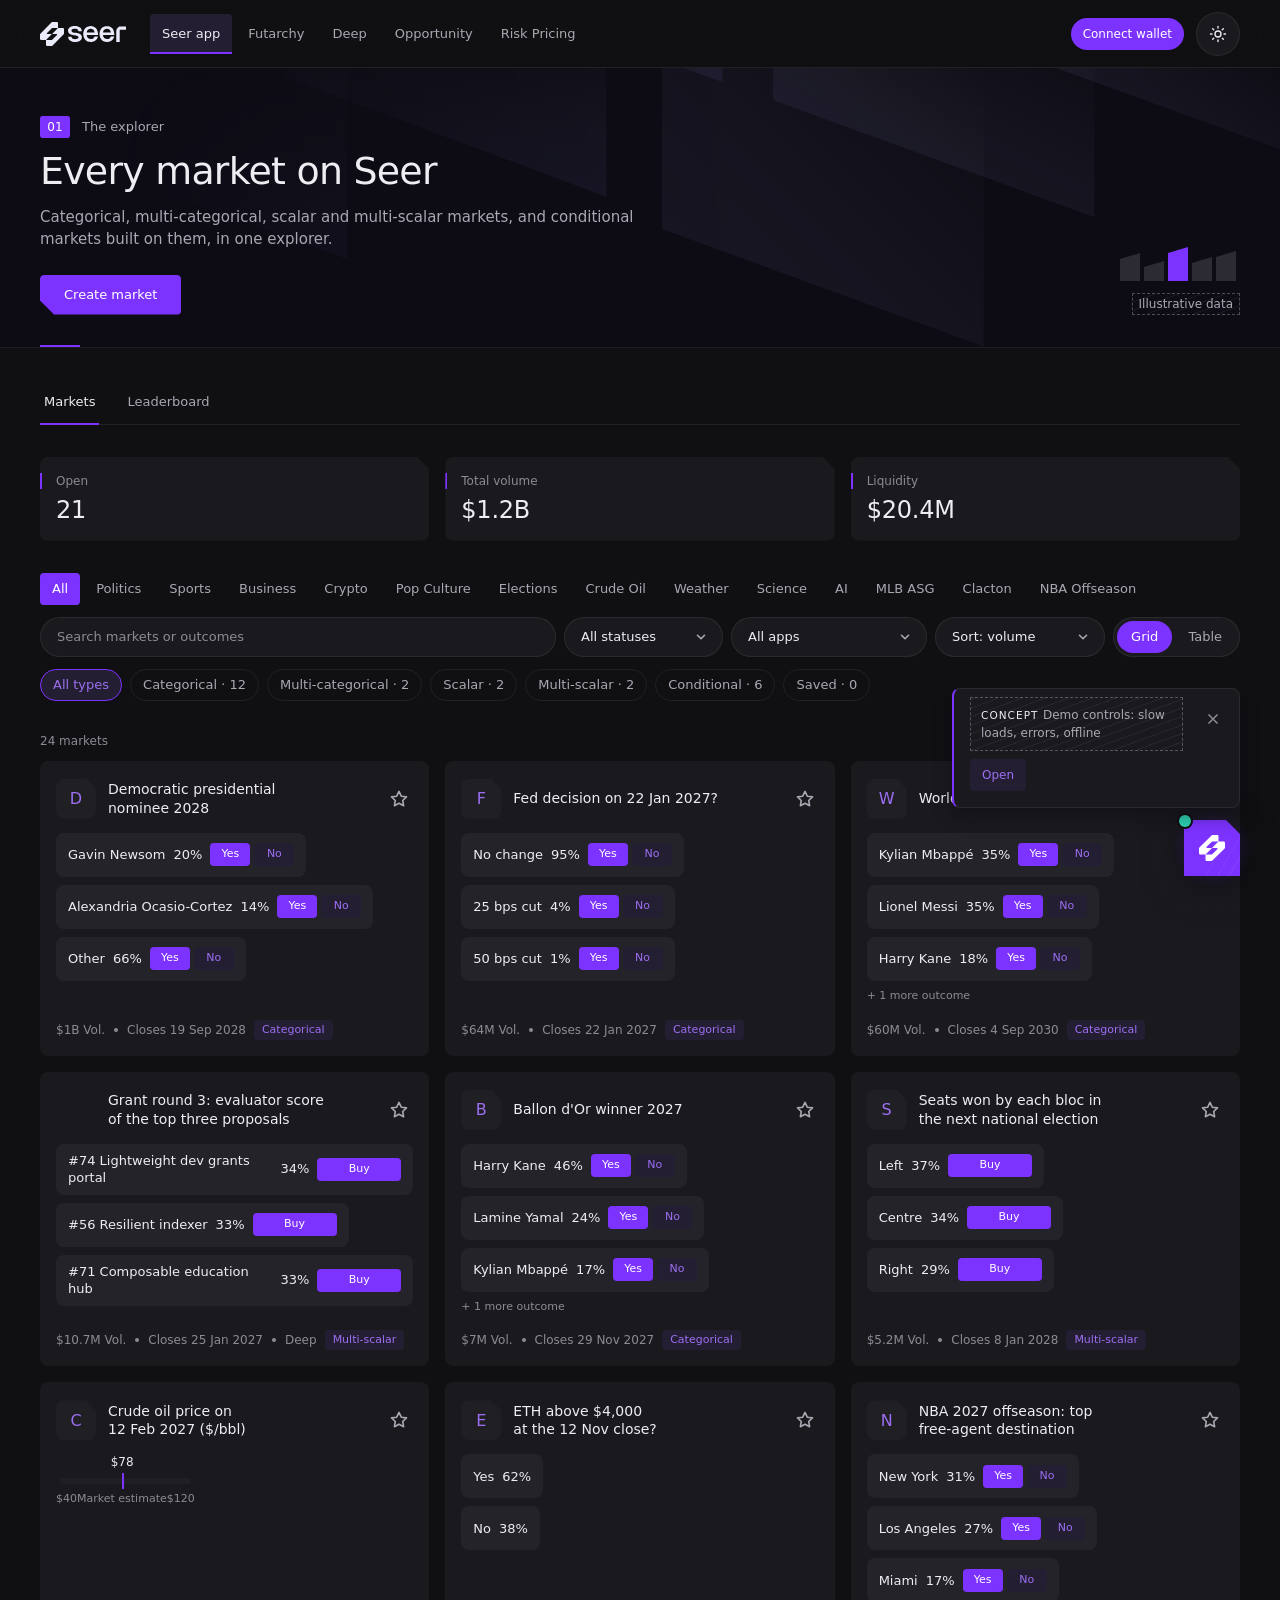
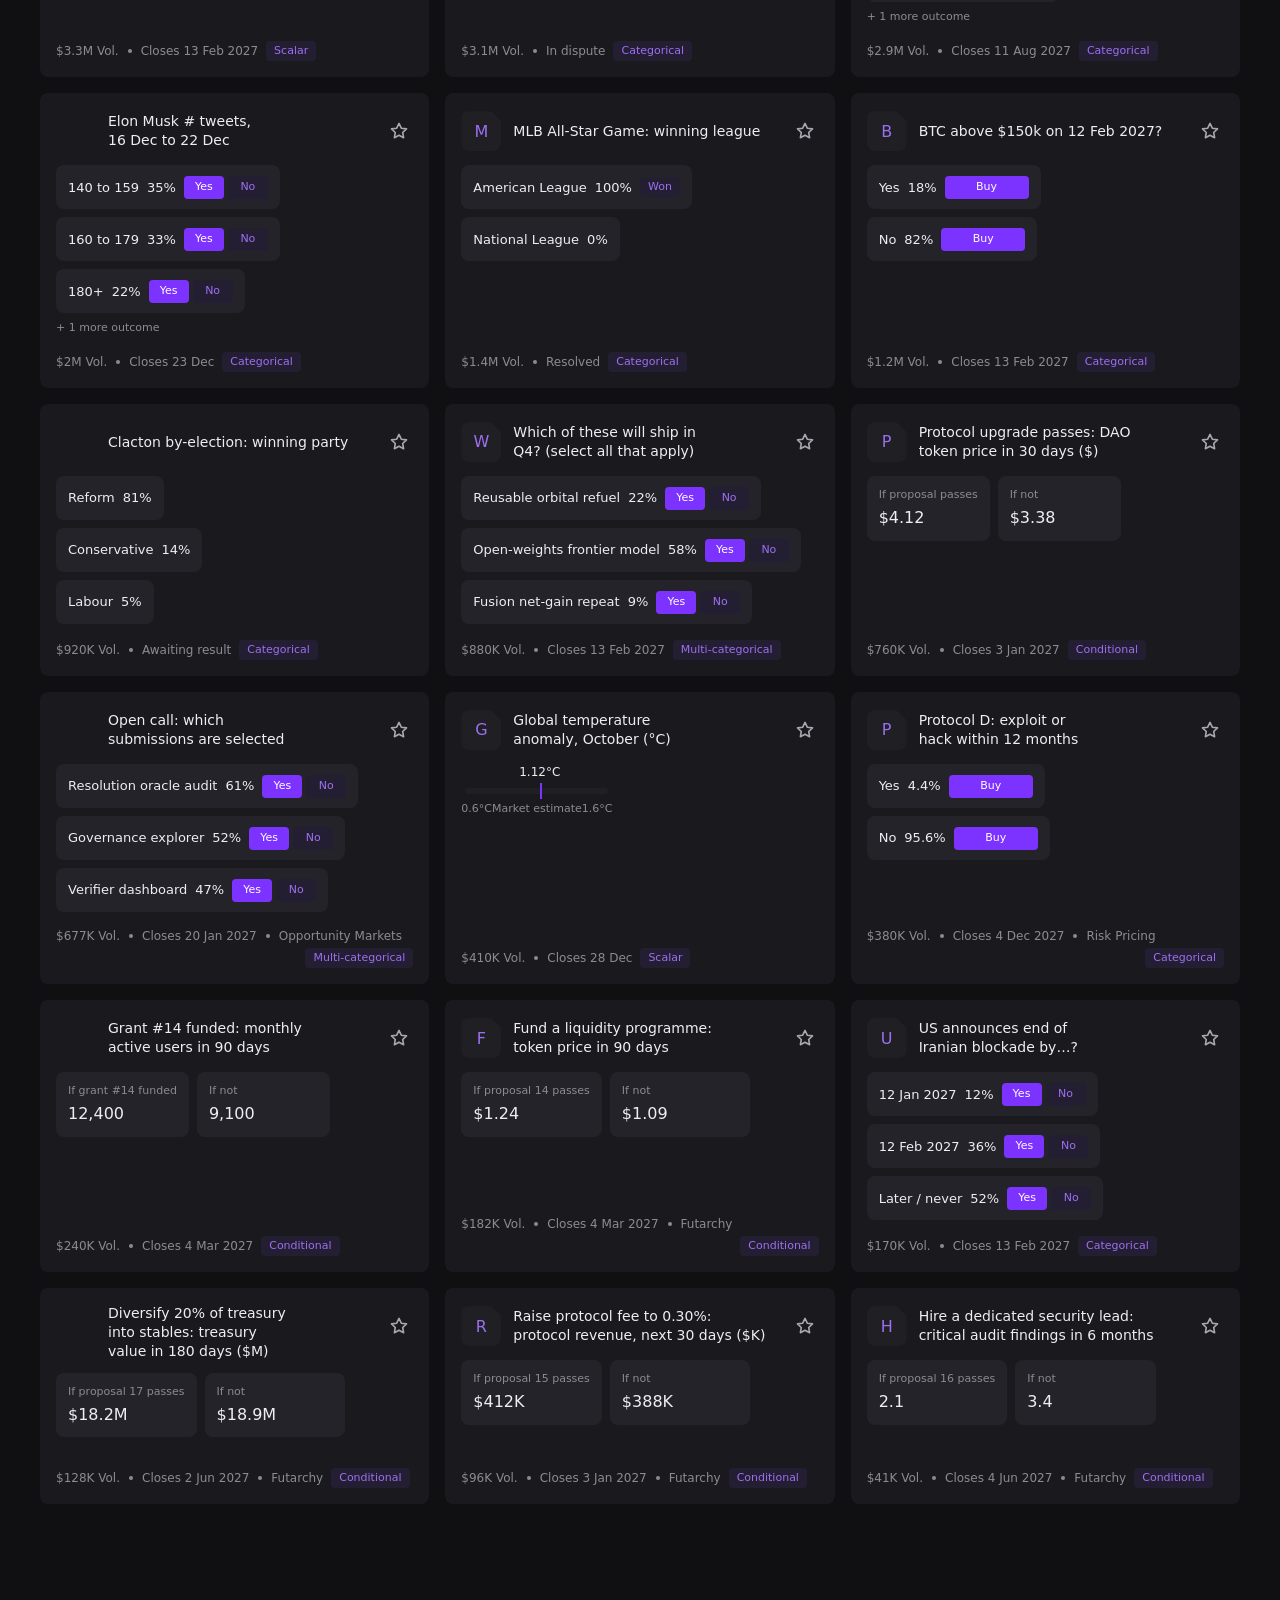
<file: app.html>
<!doctype html><html lang="en"><head><meta charset="utf-8"><meta name="viewport" content="width=device-width,initial-scale=1,viewport-fit=cover">
<title>Seer app | Market explorer</title>
<link rel="icon" type="image/svg+xml" href="assets/favicon.svg">
<script>try{if(localStorage.getItem('seer-theme')==='light')document.documentElement.dataset.theme='light'}catch(e){}</script>
<link rel="stylesheet" href="css/tokens.css"><link rel="stylesheet" href="css/components.css"><link rel="stylesheet" href="css/shell.css"><link rel="stylesheet" href="css/app.css"><link rel="stylesheet" href="css/wallet.css"><link rel="stylesheet" href="css/motion.css"><link rel="stylesheet" href="css/demo.css"><link rel="stylesheet" href="css/assistant.css">
<script src="js/spring.js" defer blocking="render"></script><script src="js/motion.js" defer blocking="render"></script><script src="js/shell.js" defer blocking="render"></script><script src="js/util.js" defer blocking="render"></script><script src="js/demo.js" defer blocking="render"></script><script src="js/wallet.js" defer blocking="render"></script><script src="js/markets.js" defer blocking="render"></script><script src="js/leaders.js" defer blocking="render"></script><script src="js/app.js" defer blocking="render"></script><script src="js/assistant.js" defer blocking="render"></script></head>
<body>
<div id="shell"></div>
<main id="main">
 <header class="phead"><div class="phead-in">
  <div><p class="kicker"><span class="tag num">01</span>The explorer</p><h1>Every market on Seer</h1>
  <p class="lede">Categorical, multi-categorical, scalar and multi-scalar markets, and conditional markets built on them, in one explorer.</p>
  <div class="phead-act pv-act"><button class="btn act" id="create" type="button">Create market</button></div></div>
  <div class="phead-aside"><span class="cn-i">Illustrative data</span></div>
 </div></header>
 <div class="wrap">
  <div class="pv-tabs" role="group" aria-label="Explorer section"><button id="pv-m" type="button" aria-pressed="true">Markets</button><button id="pv-l" type="button" aria-pressed="false">Leaderboard</button></div>
  <div id="explorer">
  <section class="kpi top" id="stats" aria-label="Summary"></section>
  <div class="filters">
  <div class="tabs" id="cats" role="group" aria-label="Category"></div>
  <div class="toolbar">
    <input class="field search" id="q" type="search" placeholder="Search markets or outcomes" aria-label="Search markets" aria-keyshortcuts="/">
    <select class="field cat-m" id="cat-m" aria-label="Category"></select>
    <select class="field" id="status" aria-label="Status"><option value="">All statuses</option><option>Open</option><option>Awaiting result</option><option>In dispute</option><option>Resolved</option></select>
    <select class="field" id="app" aria-label="App"></select>
    <select class="field" id="sort" aria-label="Sort by"><option value="vol">Sort: volume</option><option value="liq">Sort: liquidity</option><option value="name">Sort: title, A to Z</option></select>
    <div class="seg" role="group" aria-label="View"><button id="vg" type="button" aria-pressed="true">Grid</button><button id="vt" type="button" aria-pressed="false">Table</button></div>
  </div>
  <div class="chips" id="types" role="group" aria-label="Market type"></div>
  </div>
  <p class="results-line" id="count" aria-live="polite"></p>
  <div id="out"></div>
  </div>
  <section id="lb" aria-label="Leaderboard" hidden>
   <p class="muted lb-lede">The most profitable traders, with volume and ROI.</p>
   <div class="dm-pagebox" id="lb-box" hidden></div>
   <div id="lb-main">
    <div class="lb-ctl" id="lb-ctl">
     <div class="lb-head"><div class="seg" role="group" aria-label="Period" id="lb-per"><button type="button" data-p="week" aria-pressed="true">Week</button><button type="button" data-p="month" aria-pressed="false">Month</button><button type="button" data-p="all" aria-pressed="false">All time</button></div>
      <p class="results-line" id="lb-count" aria-live="polite"></p></div>
     <div class="sortbar narrow-only" id="lb-sortbar"></div>
    </div>
    <div id="lb-out"></div>
    <div id="lb-hint"></div>
   </div>
  </section>
 </div>
</main>
<div id="panel-root"></div>
</body></html>
</file>
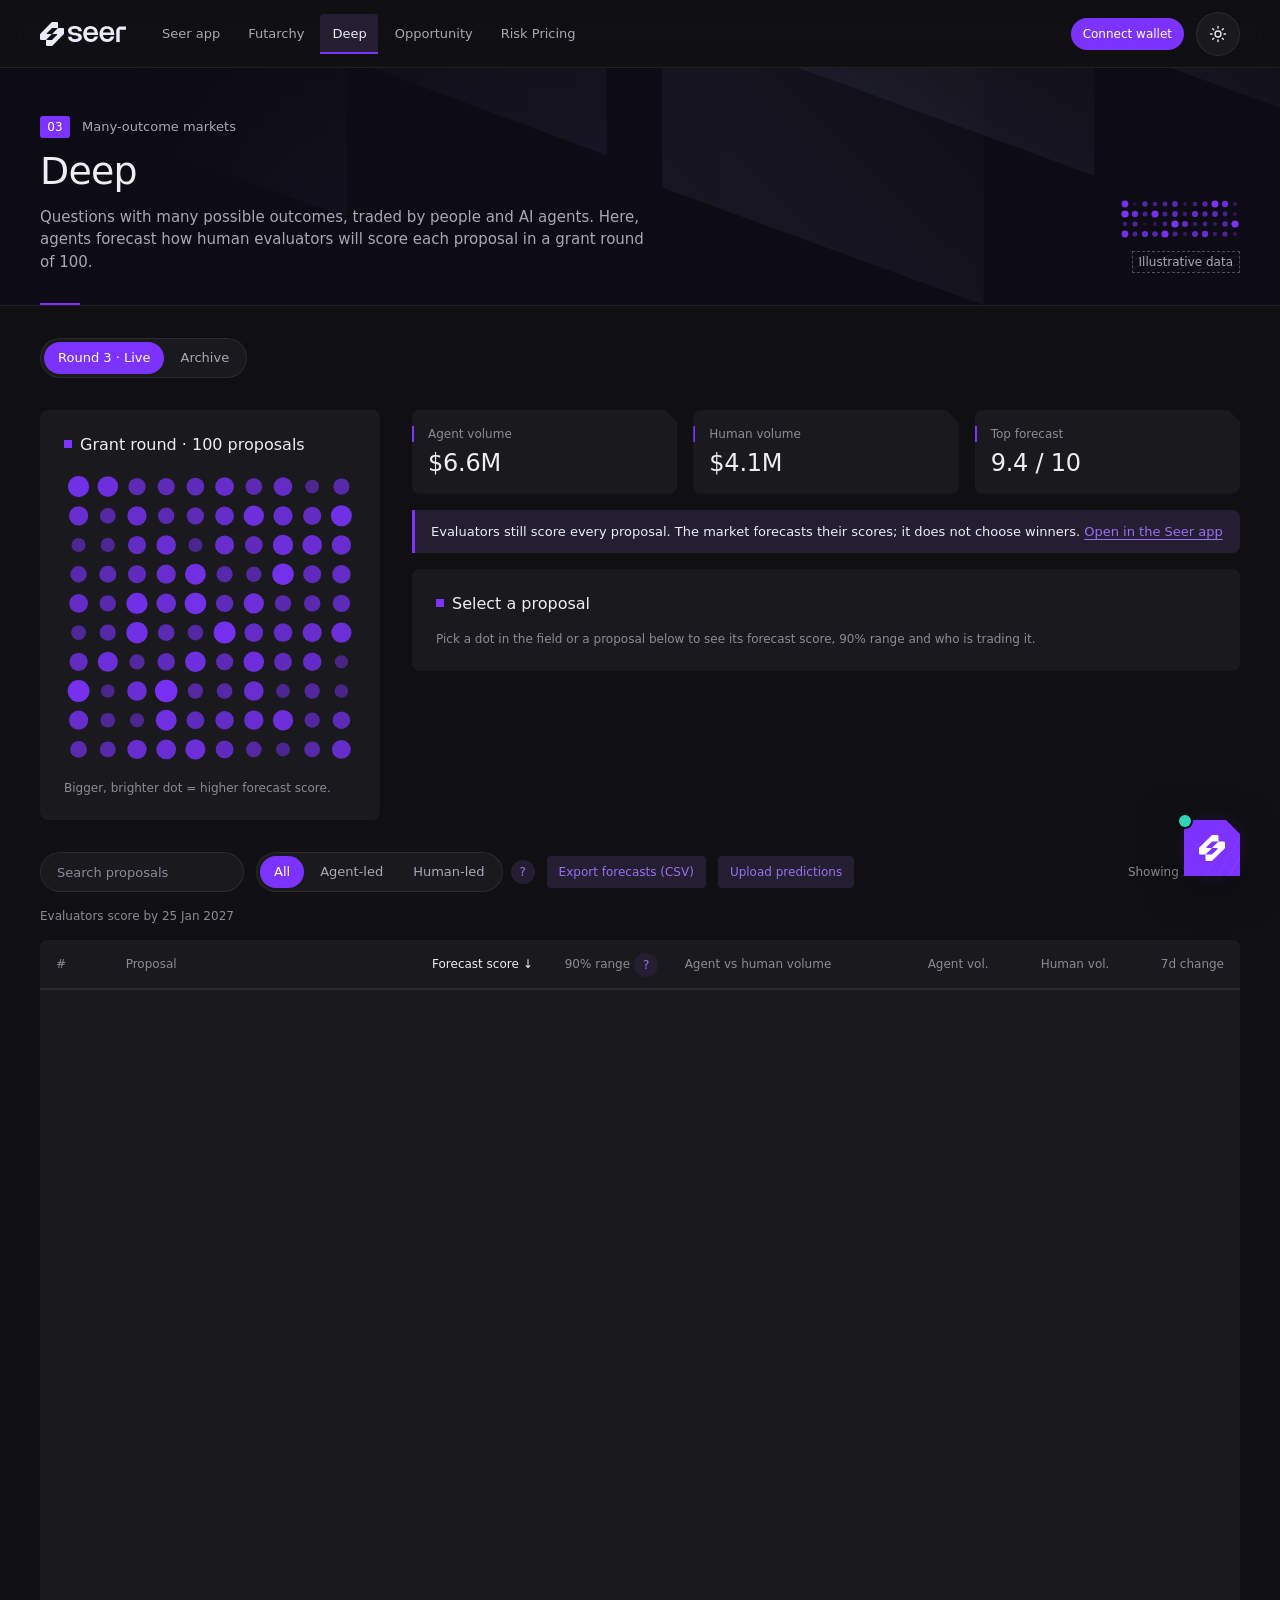
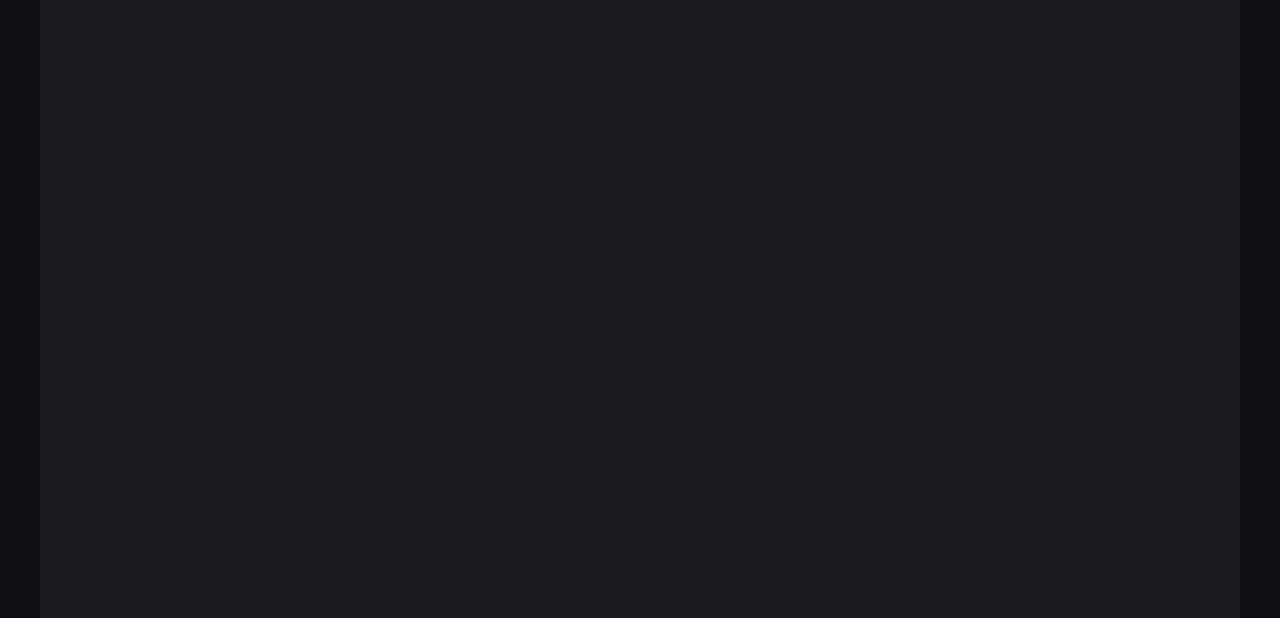
<file: deep.html>
<!doctype html><html lang="en"><head><meta charset="utf-8"><meta name="viewport" content="width=device-width,initial-scale=1,viewport-fit=cover">
<title>Deep | Seer</title>
<link rel="icon" type="image/svg+xml" href="assets/favicon.svg">
<script>try{if(localStorage.getItem('seer-theme')==='light')document.documentElement.dataset.theme='light'}catch(e){}</script>
<link rel="stylesheet" href="css/tokens.css"><link rel="stylesheet" href="css/components.css"><link rel="stylesheet" href="css/shell.css"><link rel="stylesheet" href="css/products.css"><link rel="stylesheet" href="css/wallet.css"><link rel="stylesheet" href="css/motion.css"><link rel="stylesheet" href="css/demo.css"><link rel="stylesheet" href="css/assistant.css">
<script src="js/spring.js" defer blocking="render"></script><script src="js/motion.js" defer blocking="render"></script><script src="js/shell.js" defer blocking="render"></script><script src="js/util.js" defer blocking="render"></script><script src="js/demo.js" defer blocking="render"></script><script src="js/wallet.js" defer blocking="render"></script><script src="js/deep.js" defer blocking="render"></script><script src="js/assistant.js" defer blocking="render"></script></head>
<body><div id="shell"></div>
<main id="main">
 <header class="phead"><div class="phead-in">
  <div><p class="kicker"><span class="tag num">03</span>Many-outcome markets</p><h1>Deep</h1><p class="lede">Questions with many possible outcomes, traded by people and AI agents. Here, agents forecast how human evaluators will score each proposal in a grant round of 100.</p></div>
  <div class="phead-aside"><span class="cn-i">Illustrative data</span></div>
 </div></header>
<div class="page">
 <div id="root"></div>
</div>
</main>
</body></html>
</file>
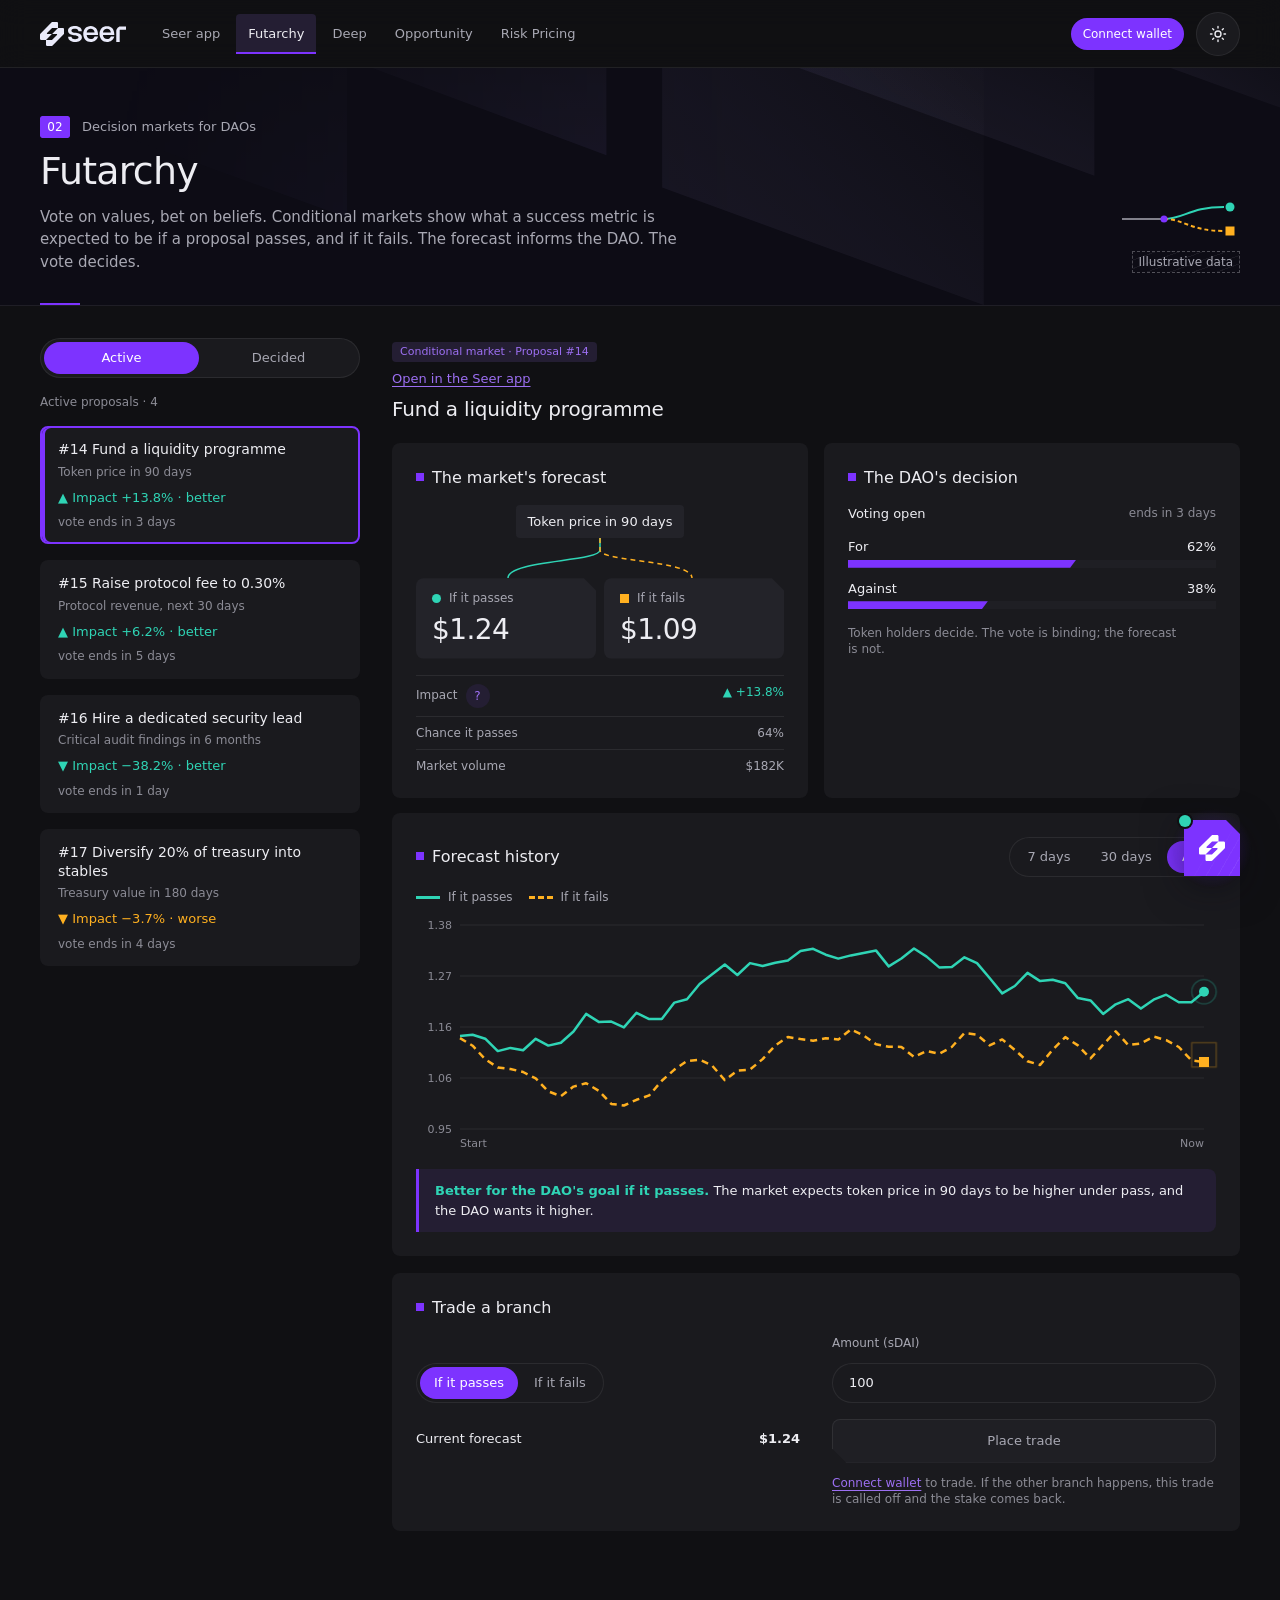
<file: futarchy.html>
<!doctype html><html lang="en"><head><meta charset="utf-8"><meta name="viewport" content="width=device-width,initial-scale=1,viewport-fit=cover">
<title>Futarchy | Seer</title>
<link rel="icon" type="image/svg+xml" href="assets/favicon.svg">
<script>try{if(localStorage.getItem('seer-theme')==='light')document.documentElement.dataset.theme='light'}catch(e){}</script>
<link rel="stylesheet" href="css/tokens.css"><link rel="stylesheet" href="css/components.css"><link rel="stylesheet" href="css/shell.css"><link rel="stylesheet" href="css/products.css"><link rel="stylesheet" href="css/wallet.css"><link rel="stylesheet" href="css/motion.css"><link rel="stylesheet" href="css/demo.css"><link rel="stylesheet" href="css/assistant.css">
<script src="js/spring.js" defer blocking="render"></script><script src="js/motion.js" defer blocking="render"></script><script src="js/shell.js" defer blocking="render"></script><script src="js/util.js" defer blocking="render"></script><script src="js/demo.js" defer blocking="render"></script><script src="js/wallet.js" defer blocking="render"></script><script src="js/futarchy.js" defer blocking="render"></script><script src="js/assistant.js" defer blocking="render"></script></head>
<body><div id="shell"></div>
<main id="main">
 <header class="phead"><div class="phead-in">
  <div><p class="kicker"><span class="tag num">02</span>Decision markets for DAOs</p><h1>Futarchy</h1><p class="lede">Vote on values, bet on beliefs. Conditional markets show what a success metric is expected to be if a proposal passes, and if it fails. The forecast informs the DAO. The vote decides.</p></div>
  <div class="phead-aside"><span class="cn-i">Illustrative data</span></div>
 </div></header>
<div class="page">
 <div class="cols">
  <nav class="stack" id="list" aria-label="Proposals"></nav>
  <div class="stack" id="detail"></div>
 </div>
</div>
</main>
</body></html>
</file>
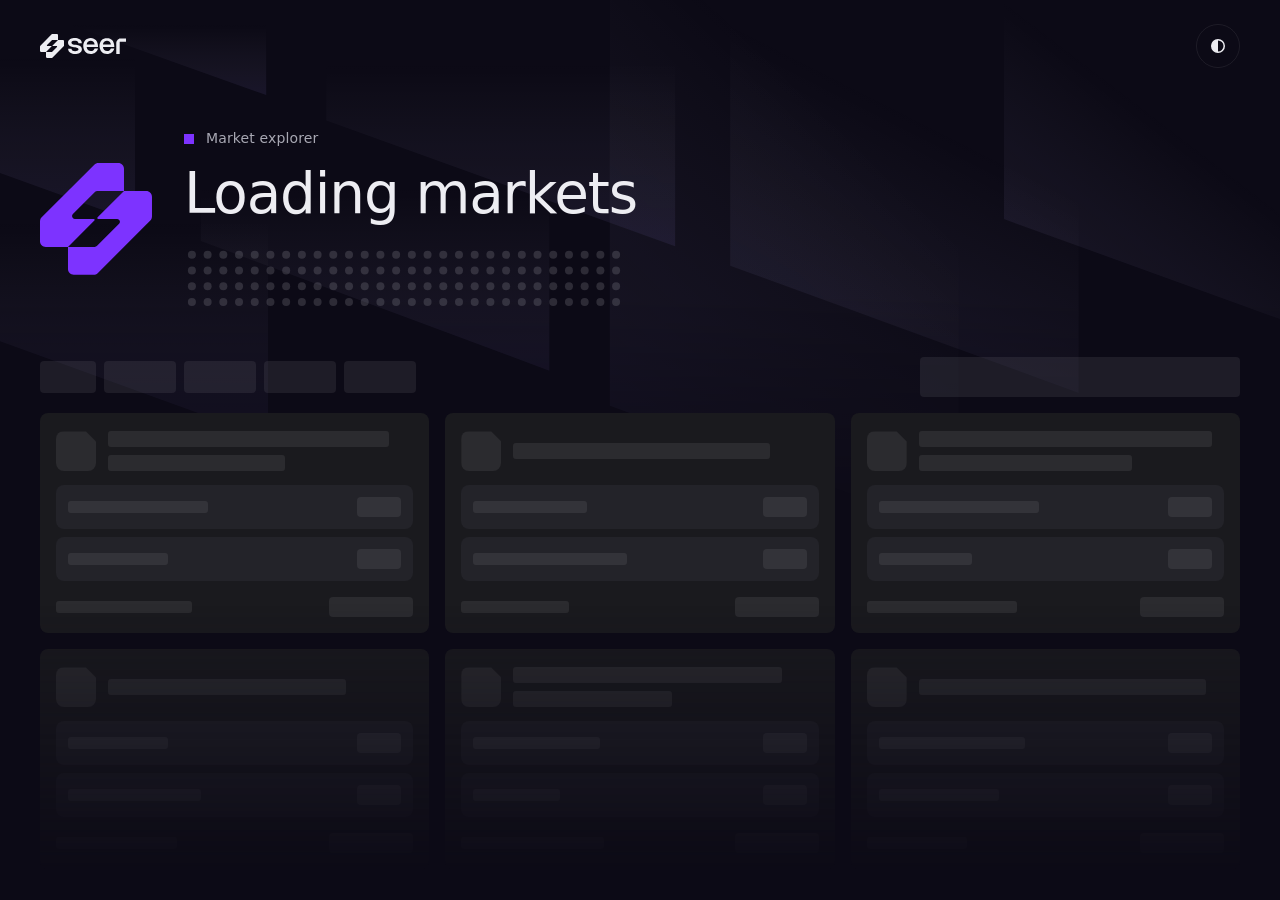
<file: loading.html>
<!doctype html>
<html lang="en" data-theme="dark">
<head>
<meta charset="utf-8">
<meta name="viewport" content="width=device-width,initial-scale=1,viewport-fit=cover">
<title>Loading | Seer</title>
<meta name="robots" content="noindex">
<meta name="color-scheme" content="dark light">
<script>try{var t=localStorage.getItem('seer-theme');if(t==='light'||t==='dark')document.documentElement.dataset.theme=t}catch(e){}document.documentElement.classList.add('js')</script>
<link rel="icon" type="image/svg+xml" href="assets/favicon.svg">
<link rel="stylesheet" href="css/tokens.css">
<link rel="stylesheet" href="css/components.css">
<link rel="stylesheet" href="css/states.css">
<script src="js/states.js" defer></script>

</head>
<body class="st st-load" data-page="loading">
<a class="skip" href="#main">Skip to content</a>
<div class="st-stage">
<svg class="st-slabs" viewBox="0 0 1440 600" preserveAspectRatio="xMidYMin slice" aria-hidden="true" focusable="false">
  <defs>
    <linearGradient id="sts0" x1="0" y1="0" x2="0" y2="1"><stop offset=".5" class="lo"/><stop offset="1" class="hi"/></linearGradient>
    <linearGradient id="sts1" x1="0" y1="0" x2="0" y2="1"><stop offset=".25" class="lo"/><stop offset="1" class="hi"/></linearGradient>
    <linearGradient id="sts2" x1="1062" y1="-1.6" x2="566" y2="507.5" gradientUnits="userSpaceOnUse"><stop offset=".25" class="lo"/><stop offset="1" class="hi"/></linearGradient>
    <linearGradient id="sts3" x1="1285" y1="115" x2="1130" y2="318" gradientUnits="userSpaceOnUse"><stop class="lo"/><stop offset="1" class="hi"/></linearGradient>
    <linearGradient id="sts4" x1="1017.5" y1="0" x2="822" y2="385" gradientUnits="userSpaceOnUse"><stop offset=".25" class="lo"/><stop offset="1" class="hi"/></linearGradient>
  </defs>
  <path d="M301.5 493L0 384V0H301.5V493Z" fill="url(#sts0)"/><path d="M152 249.5L0 194.5V0H152V249.5Z" fill="url(#sts1)"/>
  <path d="M226 271V0H618V417L226 271Z" fill="url(#sts0)"/><path d="M299.5 0V107L0 0H299.5Z" fill="url(#sts1)"/>
  <path d="M367 135.5V0H759.5V277L367 135.5Z" fill="url(#sts1)"/><path d="M686 456.5V0H1078.5V600L686 456.5Z" fill="url(#sts2)"/>
  <path d="M1129.5 246.5V0H1440V359L1129.5 246.5Z" fill="url(#sts3)"/><path d="M821.5 299V0H1213.5V442L821.5 299Z" fill="url(#sts4)"/>
</svg>
<header class="st-top st-wrap">
  <a class="st-brand" href="index.html" aria-label="Seer home">
    <svg class="st-brand-l" viewBox="0 0 86 24" width="86" height="24" aria-hidden="true" focusable="false"><path fill="currentColor" d="M12.2695 6C12.1061 6 11.9486 6.06424 11.833 6.17969L7.05859 10.9492C6.67062 11.3368 6.94608 11.9999 7.49414 12H11.5176V12.002C11.7008 12.002 11.7919 12.2229 11.6631 12.3516L6.00879 18H11.7578C11.9212 17.9999 12.0778 17.9357 12.1934 17.8203L16.9688 13.0508C17.3565 12.6632 17.0803 12 16.5322 12H12.5088C12.3256 12 12.2346 11.779 12.3633 11.6504L18.0205 6H12.2695ZM34.8359 3.99902C38.1497 3.99902 41.8154 5.33918 41.8154 9.20508H38.416C38.416 7.26718 36.4704 6.72559 34.8672 6.72559C33.6552 6.72561 31.4365 6.86952 31.4365 8.63574C31.4367 10.5108 34.7061 10.5802 36.0088 10.7979C38.6323 11.2349 41.9159 12.0332 41.916 15.2969C41.916 18.9054 38.1236 20.0009 35.1104 20.001C31.7967 20.001 28.131 18.6616 28.1309 14.7959H31.5303C31.5304 16.7336 33.4776 17.2744 35.0791 17.2744C36.2911 17.2744 38.5098 16.992 38.5098 15.3643C38.5093 13.4894 35.2401 13.4182 33.9375 13.2021C31.3156 12.7651 28.0303 11.9668 28.0303 8.70312C28.0303 5.09466 31.8228 3.99907 34.8359 3.99902ZM86 7.86719H79.7148V20.001H76.2559V9.27832C76.2559 8.78704 76.3285 8.31397 76.4639 7.86719C76.5249 7.66605 76.5988 7.46793 76.6846 7.27832C77.1716 6.19804 78.0442 5.32901 79.124 4.84082C79.3138 4.75512 79.5099 4.68013 79.7129 4.61914C80.1602 4.48394 80.6357 4.41214 81.126 4.41211H86V7.86719ZM50.7314 4.00098C55.2719 4.00103 58.0176 7.6395 58.0176 11.9639V13.0703H46.666C46.666 15.3792 48.7153 17.1093 50.9111 17.1094C52.6645 17.1094 53.9841 16.1498 54.6182 14.5254H58.0176C57.225 17.8799 54.1523 19.999 50.8057 19.999C46.2338 19.999 43.2354 16.3606 43.2354 11.9834C43.2355 7.60633 46.193 3.99902 50.7334 3.99902L50.7314 4.00098ZM66.999 4.00098C71.5395 4.00098 74.2852 7.63947 74.2852 11.9639V13.0703H62.9346C62.9346 15.3791 64.9829 17.1091 67.1787 17.1094C68.9321 17.1094 70.2517 16.1498 70.8857 14.5254H74.2852C73.4925 17.8799 70.4199 19.999 67.0732 19.999C62.5015 19.9989 59.5029 16.3605 59.5029 11.9834C59.503 7.60633 62.4606 3.99902 67.001 3.99902L66.999 4.00098ZM50.7334 6.86914C48.7802 6.86914 46.6895 8.41979 46.6895 10.5605H54.5771C54.5771 8.45127 52.6865 6.86936 50.7334 6.86914ZM66.999 6.86914C65.0458 6.86924 62.9561 8.41985 62.9561 10.5605H70.8428C70.8428 8.45112 68.9523 6.86914 66.999 6.86914ZM22.7949 5.99805C23.4751 5.99805 24.0262 6.54913 24.0264 7.22852V11.4893C24.0263 11.8156 23.8961 12.1286 23.665 12.3594L12.373 23.6387C12.142 23.8695 11.8288 23.9999 11.502 24H7.2373C6.55706 24 6.00488 23.449 6.00488 22.7695V18.002H1.23145C0.551319 18.0018 0 17.4509 0 16.7715V12.5117C0 12.1852 0.130268 11.8715 0.361328 11.6406L11.6533 0.361328C11.8845 0.13043 12.1985 0 12.5254 0H16.79C17.4702 6.24588e-05 18.0215 0.551006 18.0215 1.23047V6H22.7949V5.99805Z"/></svg>
    <svg class="st-brand-m" viewBox="0 0 24.03 24" width="24" height="24" aria-hidden="true" focusable="false"><path fill="currentColor" fill-rule="evenodd" d="M12.2695 6C12.1061 6 11.9486 6.06424 11.833 6.17969L7.05859 10.9492C6.67062 11.3368 6.94608 11.9999 7.49414 12H11.5176V12.002C11.7008 12.002 11.7919 12.2229 11.6631 12.3516L6.00879 18H11.7578C11.9212 17.9999 12.0778 17.9357 12.1934 17.8203L16.9688 13.0508C17.3565 12.6632 17.0803 12 16.5322 12H12.5088C12.3256 12 12.2346 11.779 12.3633 11.6504L18.0205 6H12.2695Z M22.7949 5.99805C23.4751 5.99805 24.0262 6.54913 24.0264 7.22852V11.4893C24.0263 11.8156 23.8961 12.1286 23.665 12.3594L12.373 23.6387C12.142 23.8695 11.8288 23.9999 11.502 24H7.2373C6.55706 24 6.00488 23.449 6.00488 22.7695V18.002H1.23145C0.551319 18.0018 0 17.4509 0 16.7715V12.5117C0 12.1852 0.130268 11.8715 0.361328 11.6406L11.6533 0.361328C11.8845 0.13043 12.1985 0 12.5254 0H16.79C17.4702 6.24588e-05 18.0215 0.551006 18.0215 1.23047V6H22.7949V5.99805Z"/></svg>
  </a>
  <button class="theme-toggle" type="button" aria-pressed="false" data-theme-toggle>
    <span class="sr">Light theme</span>
    <svg viewBox="0 0 16 16" width="16" height="16" aria-hidden="true" focusable="false"><circle cx="8" cy="8" r="6.25" fill="none" stroke="currentColor" stroke-width="1.5"/><path d="M8 1.75v12.5A6.25 6.25 0 0 1 8 1.75Z" fill="currentColor"/></svg>
  </button>
</header>
<main id="main" class="st-main">
  <div class="st-wrap">
    <div class="st-lhead">
      <div class="st-mark st-in" style="--i:0" aria-hidden="true" data-ambient>
        <svg class="st-mark-line" viewBox="0 0 24.03 24" focusable="false"><path pathLength="1" d="M22.7949 5.99805C23.4751 5.99805 24.0262 6.54913 24.0264 7.22852V11.4893C24.0263 11.8156 23.8961 12.1286 23.665 12.3594L12.373 23.6387C12.142 23.8695 11.8288 23.9999 11.502 24H7.2373C6.55706 24 6.00488 23.449 6.00488 22.7695V18.002H1.23145C0.551319 18.0018 0 17.4509 0 16.7715V12.5117C0 12.1852 0.130268 11.8715 0.361328 11.6406L11.6533 0.361328C11.8845 0.13043 12.1985 0 12.5254 0H16.79C17.4702 6.24588e-05 18.0215 0.551006 18.0215 1.23047V6H22.7949V5.99805Z"/><path pathLength="1" d="M12.2695 6C12.1061 6 11.9486 6.06424 11.833 6.17969L7.05859 10.9492C6.67062 11.3368 6.94608 11.9999 7.49414 12H11.5176V12.002C11.7008 12.002 11.7919 12.2229 11.6631 12.3516L6.00879 18H11.7578C11.9212 17.9999 12.0778 17.9357 12.1934 17.8203L16.9688 13.0508C17.3565 12.6632 17.0803 12 16.5322 12H12.5088C12.3256 12 12.2346 11.779 12.3633 11.6504L18.0205 6H12.2695Z"/></svg>
        <div class="st-mark-fill"><svg viewBox="0 0 24.03 24" focusable="false"><path fill-rule="evenodd" d="M12.2695 6C12.1061 6 11.9486 6.06424 11.833 6.17969L7.05859 10.9492C6.67062 11.3368 6.94608 11.9999 7.49414 12H11.5176V12.002C11.7008 12.002 11.7919 12.2229 11.6631 12.3516L6.00879 18H11.7578C11.9212 17.9999 12.0778 17.9357 12.1934 17.8203L16.9688 13.0508C17.3565 12.6632 17.0803 12 16.5322 12H12.5088C12.3256 12 12.2346 11.779 12.3633 11.6504L18.0205 6H12.2695Z M22.7949 5.99805C23.4751 5.99805 24.0262 6.54913 24.0264 7.22852V11.4893C24.0263 11.8156 23.8961 12.1286 23.665 12.3594L12.373 23.6387C12.142 23.8695 11.8288 23.9999 11.502 24H7.2373C6.55706 24 6.00488 23.449 6.00488 22.7695V18.002H1.23145C0.551319 18.0018 0 17.4509 0 16.7715V12.5117C0 12.1852 0.130268 11.8715 0.361328 11.6406L11.6533 0.361328C11.8845 0.13043 12.1985 0 12.5254 0H16.79C17.4702 6.24588e-05 18.0215 0.551006 18.0215 1.23047V6H22.7949V5.99805Z"/></svg></div>
      </div>
      <div>
        <p class="st-kicker st-in" style="--i:1"><i></i>Market explorer</p>
        <h1 class="st-ltitle st-in" style="--i:2"><span role="status">Loading markets</span></h1>
        <div class="st-in" style="--i:3" data-ambient><svg class="st-prog" viewBox="0 0 252 36" aria-hidden="true" focusable="false"><g class="off"><circle cx="4.5" cy="4.5" r="2.3"/><circle cx="4.5" cy="13.5" r="2.3"/><circle cx="4.5" cy="22.5" r="2.3"/><circle cx="4.5" cy="31.5" r="2.3"/><circle cx="13.5" cy="4.5" r="2.3"/><circle cx="13.5" cy="13.5" r="2.3"/><circle cx="13.5" cy="22.5" r="2.3"/><circle cx="13.5" cy="31.5" r="2.3"/><circle cx="22.5" cy="4.5" r="2.3"/><circle cx="22.5" cy="13.5" r="2.3"/><circle cx="22.5" cy="22.5" r="2.3"/><circle cx="22.5" cy="31.5" r="2.3"/><circle cx="31.5" cy="4.5" r="2.3"/><circle cx="31.5" cy="13.5" r="2.3"/><circle cx="31.5" cy="22.5" r="2.3"/><circle cx="31.5" cy="31.5" r="2.3"/><circle cx="40.5" cy="4.5" r="2.3"/><circle cx="40.5" cy="13.5" r="2.3"/><circle cx="40.5" cy="22.5" r="2.3"/><circle cx="40.5" cy="31.5" r="2.3"/><circle cx="49.5" cy="4.5" r="2.3"/><circle cx="49.5" cy="13.5" r="2.3"/><circle cx="49.5" cy="22.5" r="2.3"/><circle cx="49.5" cy="31.5" r="2.3"/><circle cx="58.5" cy="4.5" r="2.3"/><circle cx="58.5" cy="13.5" r="2.3"/><circle cx="58.5" cy="22.5" r="2.3"/><circle cx="58.5" cy="31.5" r="2.3"/><circle cx="67.5" cy="4.5" r="2.3"/><circle cx="67.5" cy="13.5" r="2.3"/><circle cx="67.5" cy="22.5" r="2.3"/><circle cx="67.5" cy="31.5" r="2.3"/><circle cx="76.5" cy="4.5" r="2.3"/><circle cx="76.5" cy="13.5" r="2.3"/><circle cx="76.5" cy="22.5" r="2.3"/><circle cx="76.5" cy="31.5" r="2.3"/><circle cx="85.5" cy="4.5" r="2.3"/><circle cx="85.5" cy="13.5" r="2.3"/><circle cx="85.5" cy="22.5" r="2.3"/><circle cx="85.5" cy="31.5" r="2.3"/><circle cx="94.5" cy="4.5" r="2.3"/><circle cx="94.5" cy="13.5" r="2.3"/><circle cx="94.5" cy="22.5" r="2.3"/><circle cx="94.5" cy="31.5" r="2.3"/><circle cx="103.5" cy="4.5" r="2.3"/><circle cx="103.5" cy="13.5" r="2.3"/><circle cx="103.5" cy="22.5" r="2.3"/><circle cx="103.5" cy="31.5" r="2.3"/><circle cx="112.5" cy="4.5" r="2.3"/><circle cx="112.5" cy="13.5" r="2.3"/><circle cx="112.5" cy="22.5" r="2.3"/><circle cx="112.5" cy="31.5" r="2.3"/><circle cx="121.5" cy="4.5" r="2.3"/><circle cx="121.5" cy="13.5" r="2.3"/><circle cx="121.5" cy="22.5" r="2.3"/><circle cx="121.5" cy="31.5" r="2.3"/><circle cx="130.5" cy="4.5" r="2.3"/><circle cx="130.5" cy="13.5" r="2.3"/><circle cx="130.5" cy="22.5" r="2.3"/><circle cx="130.5" cy="31.5" r="2.3"/><circle cx="139.5" cy="4.5" r="2.3"/><circle cx="139.5" cy="13.5" r="2.3"/><circle cx="139.5" cy="22.5" r="2.3"/><circle cx="139.5" cy="31.5" r="2.3"/><circle cx="148.5" cy="4.5" r="2.3"/><circle cx="148.5" cy="13.5" r="2.3"/><circle cx="148.5" cy="22.5" r="2.3"/><circle cx="148.5" cy="31.5" r="2.3"/><circle cx="157.5" cy="4.5" r="2.3"/><circle cx="157.5" cy="13.5" r="2.3"/><circle cx="157.5" cy="22.5" r="2.3"/><circle cx="157.5" cy="31.5" r="2.3"/><circle cx="166.5" cy="4.5" r="2.3"/><circle cx="166.5" cy="13.5" r="2.3"/><circle cx="166.5" cy="22.5" r="2.3"/><circle cx="166.5" cy="31.5" r="2.3"/><circle cx="175.5" cy="4.5" r="2.3"/><circle cx="175.5" cy="13.5" r="2.3"/><circle cx="175.5" cy="22.5" r="2.3"/><circle cx="175.5" cy="31.5" r="2.3"/><circle cx="184.5" cy="4.5" r="2.3"/><circle cx="184.5" cy="13.5" r="2.3"/><circle cx="184.5" cy="22.5" r="2.3"/><circle cx="184.5" cy="31.5" r="2.3"/><circle cx="193.5" cy="4.5" r="2.3"/><circle cx="193.5" cy="13.5" r="2.3"/><circle cx="193.5" cy="22.5" r="2.3"/><circle cx="193.5" cy="31.5" r="2.3"/><circle cx="202.5" cy="4.5" r="2.3"/><circle cx="202.5" cy="13.5" r="2.3"/><circle cx="202.5" cy="22.5" r="2.3"/><circle cx="202.5" cy="31.5" r="2.3"/><circle cx="211.5" cy="4.5" r="2.3"/><circle cx="211.5" cy="13.5" r="2.3"/><circle cx="211.5" cy="22.5" r="2.3"/><circle cx="211.5" cy="31.5" r="2.3"/><circle cx="220.5" cy="4.5" r="2.3"/><circle cx="220.5" cy="13.5" r="2.3"/><circle cx="220.5" cy="22.5" r="2.3"/><circle cx="220.5" cy="31.5" r="2.3"/><circle cx="229.5" cy="4.5" r="2.3"/><circle cx="229.5" cy="13.5" r="2.3"/><circle cx="229.5" cy="22.5" r="2.3"/><circle cx="229.5" cy="31.5" r="2.3"/><circle cx="238.5" cy="4.5" r="2.3"/><circle cx="238.5" cy="13.5" r="2.3"/><circle cx="238.5" cy="22.5" r="2.3"/><circle cx="238.5" cy="31.5" r="2.3"/><circle cx="247.5" cy="4.5" r="2.3"/><circle cx="247.5" cy="13.5" r="2.3"/><circle cx="247.5" cy="22.5" r="2.3"/><circle cx="247.5" cy="31.5" r="2.3"/></g><g class="on"><g style="--i:0"><circle cx="4.5" cy="4.5" r="2.3"/><circle cx="4.5" cy="13.5" r="2.3"/><circle cx="4.5" cy="22.5" r="2.3"/><circle cx="4.5" cy="31.5" r="2.3"/></g><g style="--i:1"><circle cx="13.5" cy="4.5" r="2.3"/><circle cx="13.5" cy="13.5" r="2.3"/><circle cx="13.5" cy="22.5" r="2.3"/><circle cx="13.5" cy="31.5" r="2.3"/></g><g style="--i:2"><circle cx="22.5" cy="4.5" r="2.3"/><circle cx="22.5" cy="13.5" r="2.3"/><circle cx="22.5" cy="22.5" r="2.3"/><circle cx="22.5" cy="31.5" r="2.3"/></g><g style="--i:3"><circle cx="31.5" cy="4.5" r="2.3"/><circle cx="31.5" cy="13.5" r="2.3"/><circle cx="31.5" cy="22.5" r="2.3"/><circle cx="31.5" cy="31.5" r="2.3"/></g><g style="--i:4"><circle cx="40.5" cy="4.5" r="2.3"/><circle cx="40.5" cy="13.5" r="2.3"/><circle cx="40.5" cy="22.5" r="2.3"/><circle cx="40.5" cy="31.5" r="2.3"/></g><g style="--i:5"><circle cx="49.5" cy="4.5" r="2.3"/><circle cx="49.5" cy="13.5" r="2.3"/><circle cx="49.5" cy="22.5" r="2.3"/><circle cx="49.5" cy="31.5" r="2.3"/></g><g style="--i:6"><circle cx="58.5" cy="4.5" r="2.3"/><circle cx="58.5" cy="13.5" r="2.3"/><circle cx="58.5" cy="22.5" r="2.3"/><circle cx="58.5" cy="31.5" r="2.3"/></g><g style="--i:7"><circle cx="67.5" cy="4.5" r="2.3"/><circle cx="67.5" cy="13.5" r="2.3"/><circle cx="67.5" cy="22.5" r="2.3"/><circle cx="67.5" cy="31.5" r="2.3"/></g><g style="--i:8"><circle cx="76.5" cy="4.5" r="2.3"/><circle cx="76.5" cy="13.5" r="2.3"/><circle cx="76.5" cy="22.5" r="2.3"/><circle cx="76.5" cy="31.5" r="2.3"/></g><g style="--i:9"><circle cx="85.5" cy="4.5" r="2.3"/><circle cx="85.5" cy="13.5" r="2.3"/><circle cx="85.5" cy="22.5" r="2.3"/><circle cx="85.5" cy="31.5" r="2.3"/></g><g style="--i:10"><circle cx="94.5" cy="4.5" r="2.3"/><circle cx="94.5" cy="13.5" r="2.3"/><circle cx="94.5" cy="22.5" r="2.3"/><circle cx="94.5" cy="31.5" r="2.3"/></g><g style="--i:11"><circle cx="103.5" cy="4.5" r="2.3"/><circle cx="103.5" cy="13.5" r="2.3"/><circle cx="103.5" cy="22.5" r="2.3"/><circle cx="103.5" cy="31.5" r="2.3"/></g><g style="--i:12"><circle cx="112.5" cy="4.5" r="2.3"/><circle cx="112.5" cy="13.5" r="2.3"/><circle cx="112.5" cy="22.5" r="2.3"/><circle cx="112.5" cy="31.5" r="2.3"/></g><g style="--i:13"><circle cx="121.5" cy="4.5" r="2.3"/><circle cx="121.5" cy="13.5" r="2.3"/><circle cx="121.5" cy="22.5" r="2.3"/><circle cx="121.5" cy="31.5" r="2.3"/></g><g style="--i:14"><circle cx="130.5" cy="4.5" r="2.3"/><circle cx="130.5" cy="13.5" r="2.3"/><circle cx="130.5" cy="22.5" r="2.3"/><circle cx="130.5" cy="31.5" r="2.3"/></g><g style="--i:15"><circle cx="139.5" cy="4.5" r="2.3"/><circle cx="139.5" cy="13.5" r="2.3"/><circle cx="139.5" cy="22.5" r="2.3"/><circle cx="139.5" cy="31.5" r="2.3"/></g><g style="--i:16"><circle cx="148.5" cy="4.5" r="2.3"/><circle cx="148.5" cy="13.5" r="2.3"/><circle cx="148.5" cy="22.5" r="2.3"/><circle cx="148.5" cy="31.5" r="2.3"/></g><g style="--i:17"><circle cx="157.5" cy="4.5" r="2.3"/><circle cx="157.5" cy="13.5" r="2.3"/><circle cx="157.5" cy="22.5" r="2.3"/><circle cx="157.5" cy="31.5" r="2.3"/></g><g style="--i:18"><circle cx="166.5" cy="4.5" r="2.3"/><circle cx="166.5" cy="13.5" r="2.3"/><circle cx="166.5" cy="22.5" r="2.3"/><circle cx="166.5" cy="31.5" r="2.3"/></g><g style="--i:19"><circle cx="175.5" cy="4.5" r="2.3"/><circle cx="175.5" cy="13.5" r="2.3"/><circle cx="175.5" cy="22.5" r="2.3"/><circle cx="175.5" cy="31.5" r="2.3"/></g><g style="--i:20"><circle cx="184.5" cy="4.5" r="2.3"/><circle cx="184.5" cy="13.5" r="2.3"/><circle cx="184.5" cy="22.5" r="2.3"/><circle cx="184.5" cy="31.5" r="2.3"/></g><g style="--i:21"><circle cx="193.5" cy="4.5" r="2.3"/><circle cx="193.5" cy="13.5" r="2.3"/><circle cx="193.5" cy="22.5" r="2.3"/><circle cx="193.5" cy="31.5" r="2.3"/></g><g style="--i:22"><circle cx="202.5" cy="4.5" r="2.3"/><circle cx="202.5" cy="13.5" r="2.3"/><circle cx="202.5" cy="22.5" r="2.3"/><circle cx="202.5" cy="31.5" r="2.3"/></g><g style="--i:23"><circle cx="211.5" cy="4.5" r="2.3"/><circle cx="211.5" cy="13.5" r="2.3"/><circle cx="211.5" cy="22.5" r="2.3"/><circle cx="211.5" cy="31.5" r="2.3"/></g><g style="--i:24"><circle cx="220.5" cy="4.5" r="2.3"/><circle cx="220.5" cy="13.5" r="2.3"/><circle cx="220.5" cy="22.5" r="2.3"/><circle cx="220.5" cy="31.5" r="2.3"/></g><g style="--i:25"><circle cx="229.5" cy="4.5" r="2.3"/><circle cx="229.5" cy="13.5" r="2.3"/><circle cx="229.5" cy="22.5" r="2.3"/><circle cx="229.5" cy="31.5" r="2.3"/></g><g style="--i:26"><circle cx="238.5" cy="4.5" r="2.3"/><circle cx="238.5" cy="13.5" r="2.3"/><circle cx="238.5" cy="22.5" r="2.3"/><circle cx="238.5" cy="31.5" r="2.3"/></g><g style="--i:27"><circle cx="247.5" cy="4.5" r="2.3"/><circle cx="247.5" cy="13.5" r="2.3"/><circle cx="247.5" cy="22.5" r="2.3"/><circle cx="247.5" cy="31.5" r="2.3"/></g></g></svg></div>
        <p class="st-next" id="st-next" hidden></p>
        <noscript><p class="st-next"><a href="app.html">Open the explorer</a></p></noscript>
      </div>
    </div>
  </div>
  <section class="st-skwrap" aria-label="Markets" aria-busy="true" data-ambient>
    <div class="st-wrap">
      <div aria-hidden="true">
        <div class="st-sktools"><span class="sk sk-pill"></span><span class="sk sk-pill"></span><span class="sk sk-pill"></span><span class="sk sk-pill"></span><span class="sk sk-pill"></span><span class="sk sk-field"></span></div>
        <div class="sk-grid">
        <div class="sk-card" style="--i:0">
          <div class="sk-q"><span class="sk sk-pfp"></span><span class="sk-stack"><span class="sk sk-line lg" style="--w:92%"></span><span class="sk sk-line lg" style="--w:58%"></span></span></div>
          <div class="sk-row"><span class="sk sk-line" style="--w:42%"></span><span class="sk sk-pill"></span></div>
          <div class="sk-row"><span class="sk sk-line" style="--w:30%"></span><span class="sk sk-pill"></span></div>
          <div class="sk-foot"><span class="sk sk-line" style="--w:38%"></span><span class="sk sk-pill"></span></div>
        </div>
        <div class="sk-card" style="--i:1">
          <div class="sk-q"><span class="sk sk-pfp"></span><span class="sk-stack"><span class="sk sk-line lg" style="--w:84%"></span></span></div>
          <div class="sk-row"><span class="sk sk-line" style="--w:34%"></span><span class="sk sk-pill"></span></div>
          <div class="sk-row"><span class="sk sk-line" style="--w:46%"></span><span class="sk sk-pill"></span></div>
          <div class="sk-foot"><span class="sk sk-line" style="--w:30%"></span><span class="sk sk-pill"></span></div>
        </div>
        <div class="sk-card" style="--i:2">
          <div class="sk-q"><span class="sk sk-pfp"></span><span class="sk-stack"><span class="sk sk-line lg" style="--w:96%"></span><span class="sk sk-line lg" style="--w:70%"></span></span></div>
          <div class="sk-row"><span class="sk sk-line" style="--w:48%"></span><span class="sk sk-pill"></span></div>
          <div class="sk-row"><span class="sk sk-line" style="--w:28%"></span><span class="sk sk-pill"></span></div>
          <div class="sk-foot"><span class="sk sk-line" style="--w:42%"></span><span class="sk sk-pill"></span></div>
        </div>
        <div class="sk-card" style="--i:3">
          <div class="sk-q"><span class="sk sk-pfp"></span><span class="sk-stack"><span class="sk sk-line lg" style="--w:78%"></span></span></div>
          <div class="sk-row"><span class="sk sk-line" style="--w:30%"></span><span class="sk sk-pill"></span></div>
          <div class="sk-row"><span class="sk sk-line" style="--w:40%"></span><span class="sk sk-pill"></span></div>
          <div class="sk-foot"><span class="sk sk-line" style="--w:34%"></span><span class="sk sk-pill"></span></div>
        </div>
        <div class="sk-card" style="--i:4">
          <div class="sk-q"><span class="sk sk-pfp"></span><span class="sk-stack"><span class="sk sk-line lg" style="--w:88%"></span><span class="sk sk-line lg" style="--w:52%"></span></span></div>
          <div class="sk-row"><span class="sk sk-line" style="--w:38%"></span><span class="sk sk-pill"></span></div>
          <div class="sk-row"><span class="sk sk-line" style="--w:26%"></span><span class="sk sk-pill"></span></div>
          <div class="sk-foot"><span class="sk sk-line" style="--w:40%"></span><span class="sk sk-pill"></span></div>
        </div>
        <div class="sk-card" style="--i:5">
          <div class="sk-q"><span class="sk sk-pfp"></span><span class="sk-stack"><span class="sk sk-line lg" style="--w:94%"></span></span></div>
          <div class="sk-row"><span class="sk sk-line" style="--w:44%"></span><span class="sk sk-pill"></span></div>
          <div class="sk-row"><span class="sk sk-line" style="--w:36%"></span><span class="sk sk-pill"></span></div>
          <div class="sk-foot"><span class="sk sk-line" style="--w:28%"></span><span class="sk sk-pill"></span></div>
        </div>
        </div>
      </div>
    </div>
  </section>
</main>
</div>
</body>
</html>
</file>
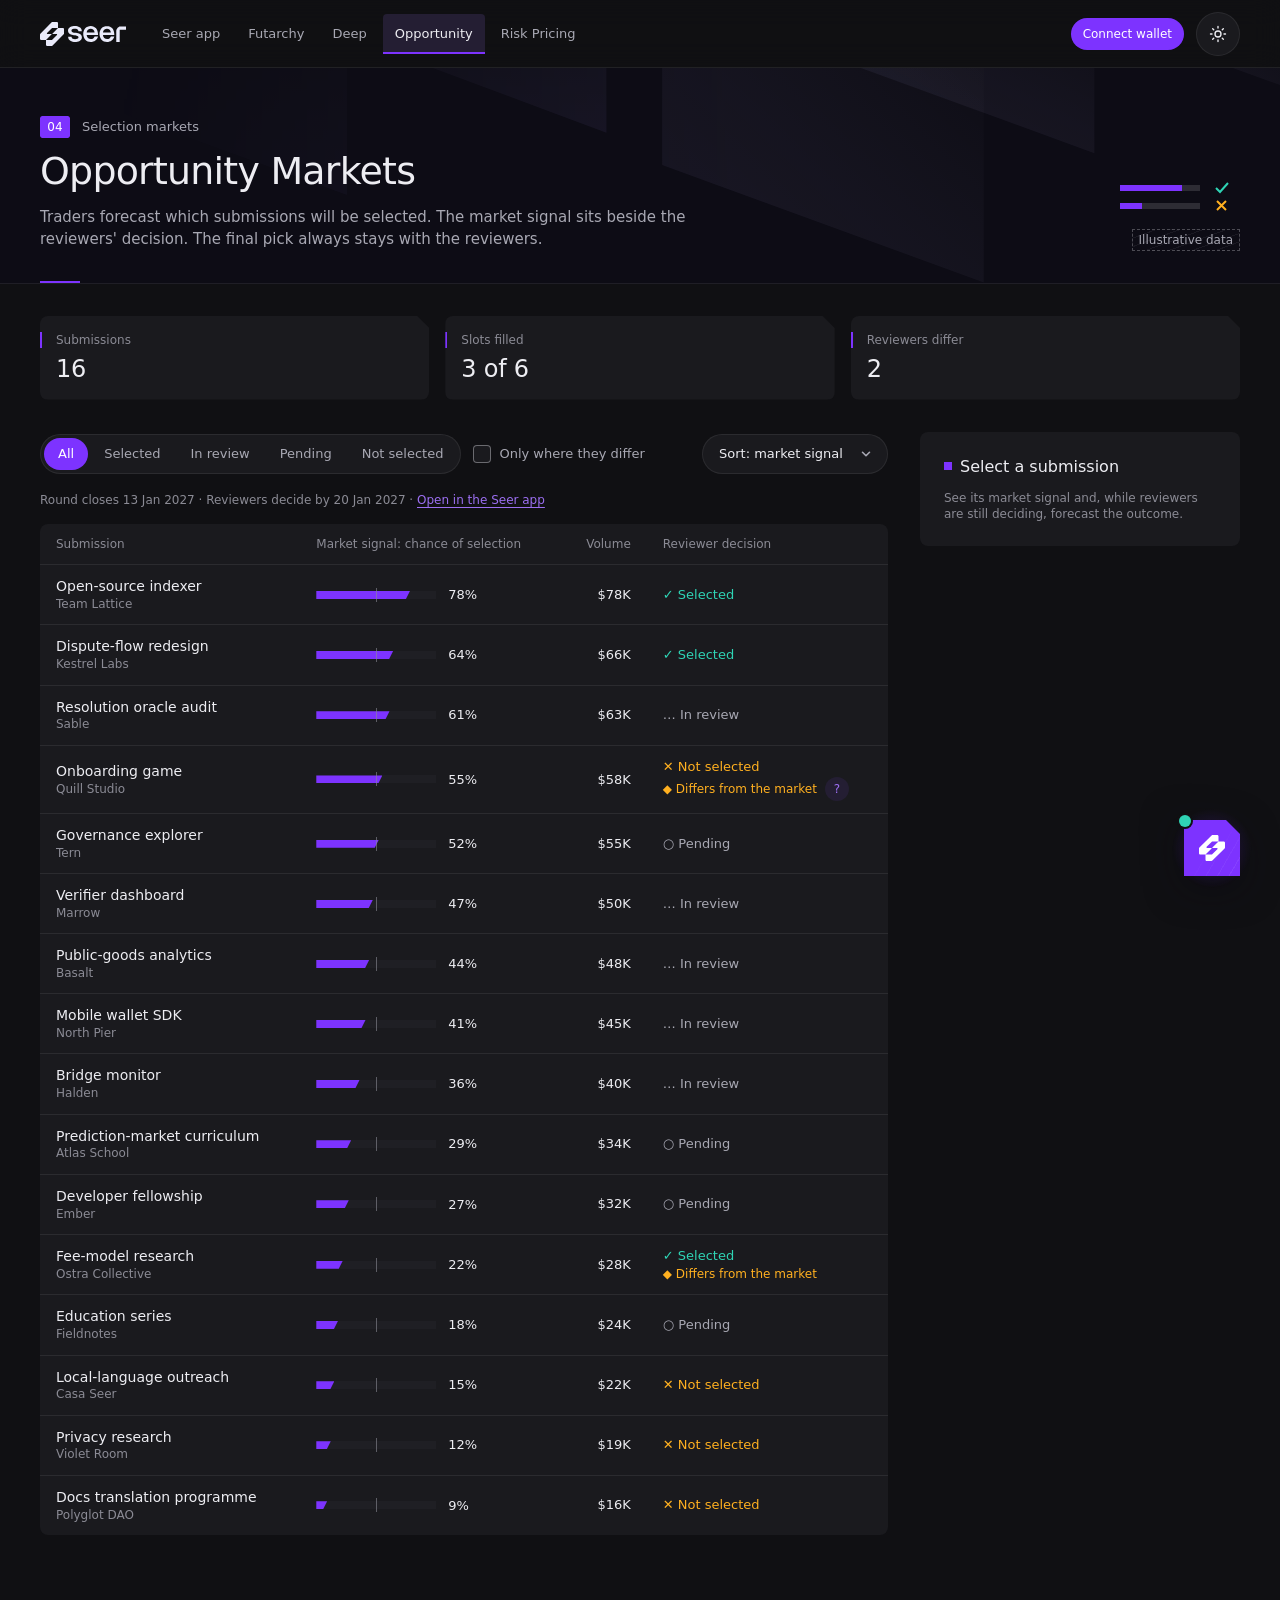
<file: opportunity.html>
<!doctype html><html lang="en"><head><meta charset="utf-8"><meta name="viewport" content="width=device-width,initial-scale=1,viewport-fit=cover">
<title>Opportunity Markets | Seer</title>
<link rel="icon" type="image/svg+xml" href="assets/favicon.svg">
<script>try{if(localStorage.getItem('seer-theme')==='light')document.documentElement.dataset.theme='light'}catch(e){}</script>
<link rel="stylesheet" href="css/tokens.css"><link rel="stylesheet" href="css/components.css"><link rel="stylesheet" href="css/shell.css"><link rel="stylesheet" href="css/products.css"><link rel="stylesheet" href="css/wallet.css"><link rel="stylesheet" href="css/motion.css"><link rel="stylesheet" href="css/demo.css"><link rel="stylesheet" href="css/assistant.css">
<script src="js/spring.js" defer blocking="render"></script><script src="js/motion.js" defer blocking="render"></script><script src="js/shell.js" defer blocking="render"></script><script src="js/util.js" defer blocking="render"></script><script src="js/demo.js" defer blocking="render"></script><script src="js/wallet.js" defer blocking="render"></script><script src="js/opportunity.js" defer blocking="render"></script><script src="js/assistant.js" defer blocking="render"></script></head>
<body><div id="shell"></div>
<main id="main">
 <header class="phead"><div class="phead-in">
  <div><p class="kicker"><span class="tag num">04</span>Selection markets</p><h1>Opportunity Markets</h1><p class="lede">Traders forecast which submissions will be selected. The market signal sits beside the reviewers' decision. The final pick always stays with the reviewers.</p></div>
  <div class="phead-aside"><span class="cn-i">Illustrative data</span></div>
 </div></header>
<div class="page">
 <div id="root"></div>
</div>
</main>
</body></html>
</file>
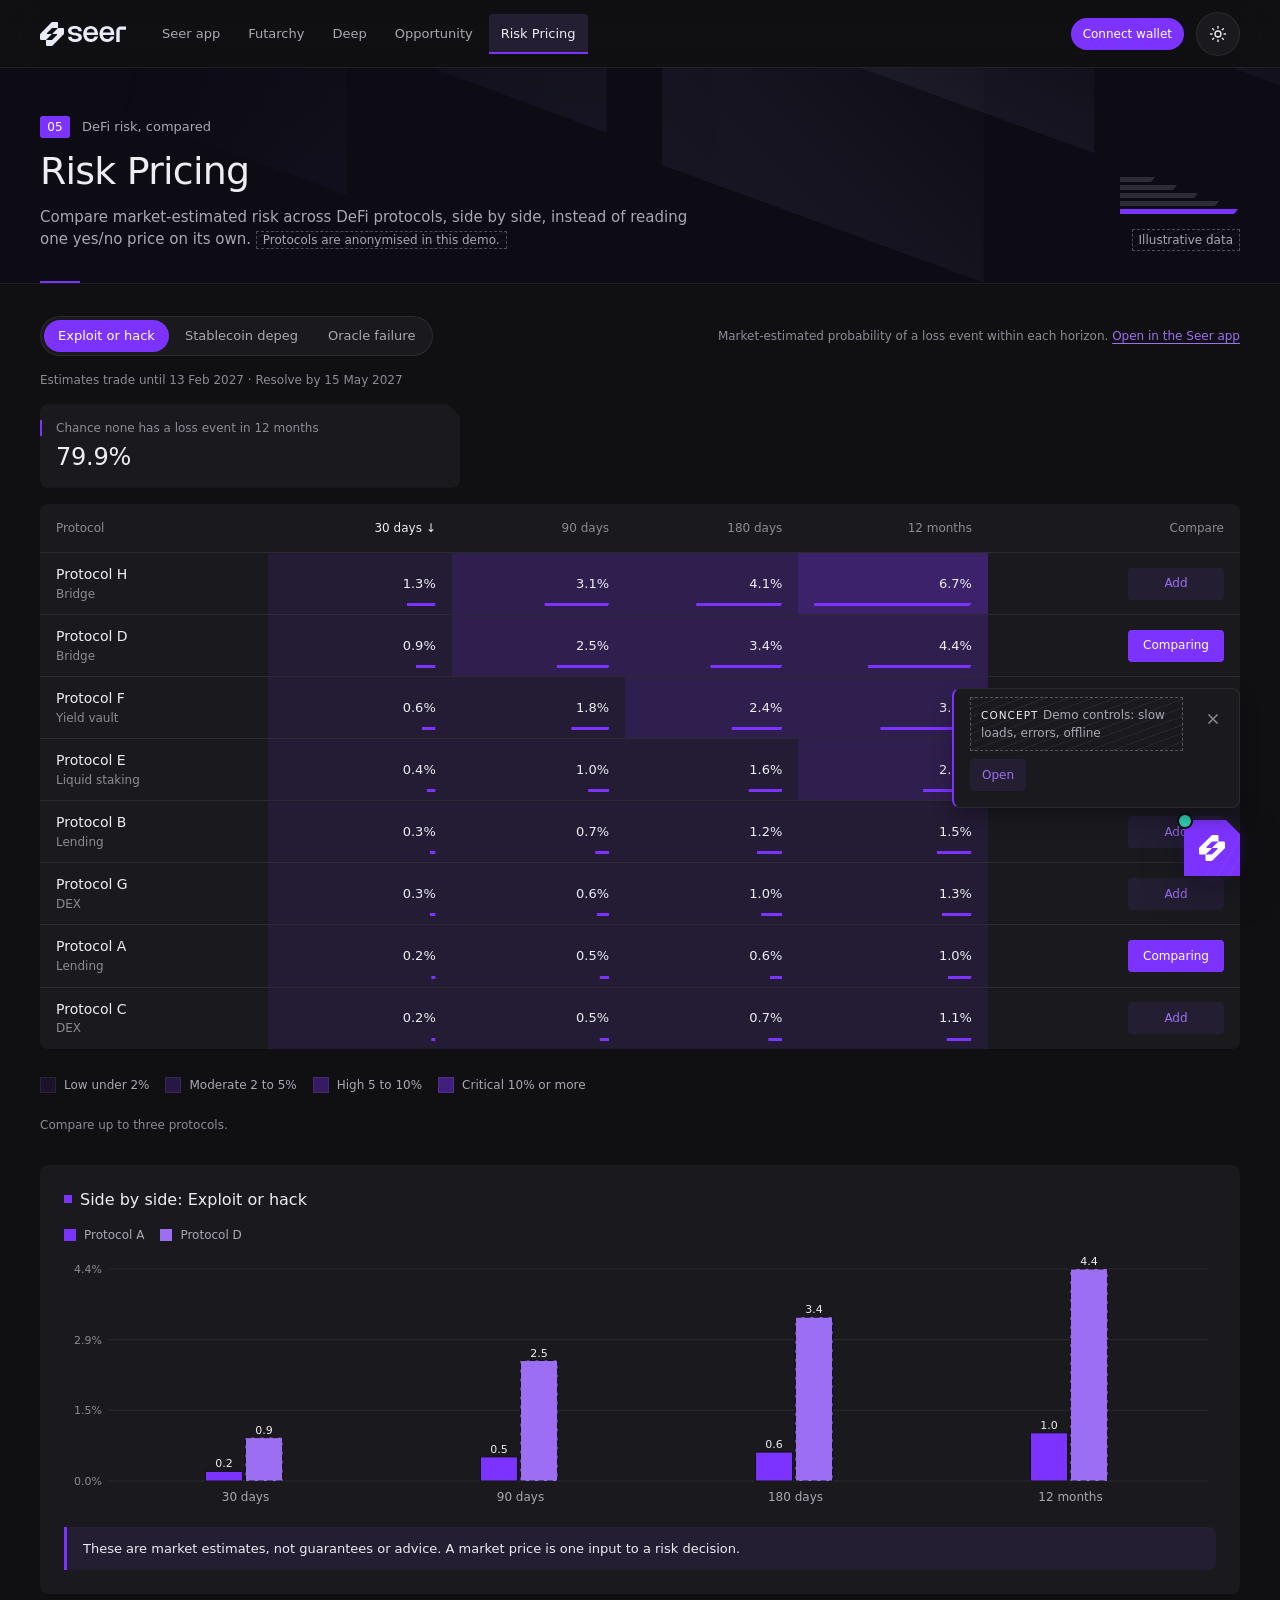
<file: risk.html>
<!doctype html><html lang="en"><head><meta charset="utf-8"><meta name="viewport" content="width=device-width,initial-scale=1,viewport-fit=cover">
<title>Risk Pricing | Seer</title>
<link rel="icon" type="image/svg+xml" href="assets/favicon.svg">
<script>try{if(localStorage.getItem('seer-theme')==='light')document.documentElement.dataset.theme='light'}catch(e){}</script>
<link rel="stylesheet" href="css/tokens.css"><link rel="stylesheet" href="css/components.css"><link rel="stylesheet" href="css/shell.css"><link rel="stylesheet" href="css/products.css"><link rel="stylesheet" href="css/wallet.css"><link rel="stylesheet" href="css/motion.css"><link rel="stylesheet" href="css/demo.css"><link rel="stylesheet" href="css/assistant.css">
<script src="js/spring.js" defer blocking="render"></script><script src="js/motion.js" defer blocking="render"></script><script src="js/shell.js" defer blocking="render"></script><script src="js/util.js" defer blocking="render"></script><script src="js/demo.js" defer blocking="render"></script><script src="js/wallet.js" defer blocking="render"></script><script src="js/risk.js" defer blocking="render"></script><script src="js/assistant.js" defer blocking="render"></script></head>
<body><div id="shell"></div>
<main id="main">
 <header class="phead"><div class="phead-in">
  <div><p class="kicker"><span class="tag num">05</span>DeFi risk, compared</p><h1>Risk Pricing</h1><p class="lede">Compare market-estimated risk across DeFi protocols, side by side, instead of reading one yes/no price on its own. <span class="cn-i">Protocols are anonymised in this demo.</span></p></div>
  <div class="phead-aside"><span class="cn-i">Illustrative data</span></div>
 </div></header>
<div class="page">
 <div id="root"></div>
</div>
</main>
</body></html>
</file>
<file: css/tokens.css>
/* Electric Foundation tokens: values read from the Figma kit (Color pallete frame).
   Departures are marked DEPARTURE and listed in RATIONALE.md. */
:root{
  --bg:#101013; --card:#1a1a1e; --surface:#1f1f24; --row:#232329;
  --text:#ededf2; --text-2:#a8a8b3;
  --muted:#8b8b95;            /* DEPARTURE: kit #67676F fails 4.5:1 on card */
  --violet:#7d33ff; --violet-soft:#241e33; --violet-text:#9c6ff2;
  --line:rgba(237,237,242,.08);
  /* DEPARTURE: kit has no semantic pair. Colour-blind-safe teal/amber, always paired with icon or label */
  --pos:#2fd4b5; --neg:#ffb020;
  --r-card:8px; --r-chip:4px; --pad:12px;
  --font:"PP Neue Montreal","Inter Tight","Inter",system-ui,sans-serif;
  --num:"Inter Tight","Inter",system-ui,sans-serif; /* DEPARTURE: tabular numerals for data */
}
:root[data-theme=light]{
  --bg:#f7f7f9; --card:#fff; --surface:#f1f1f4; --row:#f1f1f4;
  --text:#17171c; --text-2:#5c5c66; --muted:#5f5f6b; /* DEPARTURE: kit #8E8E99 fails contrast on white */
  --violet-soft:#efe9fc; --violet-text:#6c2bd9; --line:rgba(23,23,28,.1);
  --pos:#00705f; --neg:#a15c00;
}

/* ---------- layout + type scale (shared by all six pages) ----------
   Three ranges, each designed on its own: phone (up to 600px), tablet and unfolded foldables (601 to 1100px),
   desktop (1101px and up). Gaps and padding use one 4px-based scale and nothing else. */
:root{
  --s-1:4px; --s-2:8px; --s-3:12px; --s-4:16px; --s-5:24px; --s-6:32px; --s-7:48px; --s-8:64px;
  --gut:16px;                 /* page gutter: 16 phone, 24 tablet, 40 desktop */
  --maxw:1440px;              /* content measure on wide screens */
  --pad-panel:16px;           /* inside cards, panels and sheets: 16, then 24 on desktop */
  --gap-panel:12px;           /* between sibling panels and tiles */
  --gap-block:16px;           /* between page sections: KPI row, filter bar, table, chart */
  --ctl:44px;                 /* inputs, selects, segmented controls: one height per range */
  --ctl-sm:36px;              /* chips and small buttons; the hit area stays 44px on touch */
  --tap:44px;
  /* type: a short list of sizes, each with one job */
  --fs-cap:11px;              /* chart ticks, micro labels */
  --fs-meta:12px;             /* labels, meta, notes */
  --fs-body:13px;             /* UI body (kit default) */
  --fs-ui:14px;               /* item titles, names in tables and cards */
  --fs-lede:15px;
  --fs-h3:16px;               /* panel titles */
  --fs-h2:20px;               /* detail titles */
  --fs-kpi:20px;              /* figures in tiles: 20 phone, 24 from tablet */
  --fs-h1:clamp(28px,calc(20px + 1.4vw),40px);
  --lh-tight:1.15; --lh-snug:1.35; --lh-body:1.5;
  /* select chevron, drawn per theme (CSS cannot pass currentColor into a background image) */
  --chev:url("data:image/svg+xml,%3Csvg xmlns='http://www.w3.org/2000/svg' viewBox='0 0 12 12'%3E%3Cpath d='M2.5 4.25 6 7.75l3.5-3.5' fill='none' stroke='%23a8a8b3' stroke-width='1.6' stroke-linecap='round' stroke-linejoin='round'/%3E%3C/svg%3E");
}
:root[data-theme=light]{
  --chev:url("data:image/svg+xml,%3Csvg xmlns='http://www.w3.org/2000/svg' viewBox='0 0 12 12'%3E%3Cpath d='M2.5 4.25 6 7.75l3.5-3.5' fill='none' stroke='%235c5c66' stroke-width='1.6' stroke-linecap='round' stroke-linejoin='round'/%3E%3C/svg%3E");
}
@media (min-width:601px){:root{--gut:24px;--gap-panel:16px;--gap-block:24px;--fs-kpi:24px}}
@media (min-width:1101px){:root{--gut:40px;--pad-panel:24px;--gap-block:32px}}
/* desktop with a mouse: controls tighten to 40/32. Touch screens keep 44 at every width. */
@media (min-width:1101px) and (hover:hover) and (pointer:fine){:root{--ctl:40px;--ctl-sm:32px}}
/* native widgets (select popups, checkboxes, scrollbars) follow the theme */
:root{color-scheme:dark;accent-color:var(--violet)}
:root[data-theme=light]{color-scheme:light}
</file>
<file: css/components.css>
*{box-sizing:border-box;margin:0}
body{background:var(--bg);color:var(--text);font:500 13px/1.4 var(--font)}
.num{font-family:var(--num);font-variant-numeric:tabular-nums}
.card{background:var(--card);border-radius:var(--r-card);padding:var(--pad)}
.row{display:flex;align-items:center;justify-content:space-between;gap:9px;background:var(--row);border-radius:var(--r-card);padding:14px 12px}
.btn{font:inherit;border:0;border-radius:var(--r-chip);padding:6px 12px;font-size:11px;cursor:pointer;background:var(--violet);color:#fff}
.btn.soft{background:var(--violet-soft);color:var(--violet-text)}
.btn.lg{border-radius:var(--r-card);padding:14px 12px;font-size:13px;width:100%}
.btn:focus-visible{outline:2px solid var(--violet-text);outline-offset:2px}
.meta{color:var(--muted);font-size:12px;display:flex;gap:9px;align-items:center}
.meta i{width:4px;height:4px;border-radius:50%;background:currentColor}
.grid{display:grid;grid-template-columns:repeat(auto-fill,minmax(328px,1fr));gap:12px}
.pill-pos{color:var(--pos)}.pill-neg{color:var(--neg)}
nav.shell{display:flex;align-items:center;gap:24px;padding:20px 40px}
nav.shell a{color:var(--text-2);text-decoration:none}nav.shell a[aria-current]{color:var(--text)}
@media(max-width:640px){nav.shell{padding:16px;flex-wrap:wrap;gap:12px}}
/* concept note: text that says a thing is a demo, illustrative or outside the concept. No colour of its own: neutral ink, a dashed edge and a faint hatch at the slab angle.
   .cn is a block with a generated "CONCEPT" label (not announced twice); .cn-i is inline with no label; .cn-band is the full-width block
   (dashed top and bottom edges, no side edges) that marks a whole panel, and .cn-tag the small dashed label beside a control that opens one. */
.cn,.cn-i,.cn-band{font:400 12px/1.5 var(--num);font-variant-numeric:tabular-nums;color:var(--text-2);overflow-wrap:anywhere;
  border:1px dashed color-mix(in srgb,var(--text) 28%,transparent);
  background:repeating-linear-gradient(-20deg,transparent 0 7px,color-mix(in srgb,var(--text) 6%,transparent) 7px 8px)}
.cn,.cn-band{display:block;padding:8px 10px}
.cn-band{border-left:0;border-right:0;padding-left:var(--s-4);padding-right:var(--s-4)}
.cn-tag{display:inline-block;margin-left:var(--s-2);padding:2px 4px;border:1px dashed color-mix(in srgb,currentColor 55%,transparent);font:500 9.5px/1 var(--num);letter-spacing:.08em;vertical-align:1px}
.cn-i{display:inline;padding:1px 6px;-webkit-box-decoration-break:clone;box-decoration-break:clone}
.cn::before,.cn-band::before{content:"CONCEPT ";content:"CONCEPT " / "";font-size:10.5px;letter-spacing:.1em;font-weight:500;color:var(--text)}
/* a chart key: line style swatches with their names */
.legend{display:flex;gap:var(--s-4);flex-wrap:wrap;margin:var(--s-3) 0 var(--s-2)}
.legend span{display:flex;align-items:center;gap:var(--s-2);font-size:var(--fs-meta);color:var(--text-2);min-width:0;overflow-wrap:anywhere}
.sw{width:24px;height:0;border-top:3px solid}
</file>
<file: css/home.css>
/* Seer EF: landing page. Builds on tokens.css + components.css. */

/* Page-level tokens. --ink is the kit hero ground (#0C0A16, from hero-slabs.svg).
   --dot is the kit's second violet, used only for dot-matrix accents. */
:root{
  --ink:#0c0a16; --ink-text:#ededf2; --ink-2:#a8a8b3; --ink-line:rgba(237,237,242,.1);
  --dot:#8F55F7; --dot-off:rgba(237,237,242,.16);
  --dot-dim-ink:#3A3350; --dot-dim-paper:#CFC6E8;   /* kit dim dots for the hero cards: dark card, light card */
  --muted-paper:#44444e;            /* meta on the light card: stays above 4.5:1 even under the veil */
  --hero-bg:var(--ink);
  --slab-lo:rgba(255,255,255,.012); --slab-hi:rgba(160,140,255,.075); --slab-sweep:rgba(160,140,255,.06);
  --paper:color-mix(in srgb,var(--violet) 12%,#fff); --paper-text:#2b2640;
  --wrap:1280px;
  --sec:clamp(64px,9vw,128px);      /* section spacing: 64 on phones up to 128 on desktop */
  --fs-lede-l:18px;                 /* landing type: 12 meta, 14 small, 16 body, 18 lede, 24 sub-display, then display clamps */
}
:root[data-theme=light]{
  --hero-bg:color-mix(in srgb,var(--violet) 9%,#f1f1f8);
  --slab-lo:rgba(255,255,255,.12); --slab-hi:rgba(255,255,255,.85); --slab-sweep:color-mix(in srgb,var(--violet) 13%,transparent);
  --paper:#fff; --dot-off:rgba(23,23,28,.14);
}

html{scroll-behavior:smooth;-webkit-text-size-adjust:100%}
body.home{font-size:16px;line-height:1.5;overflow-x:hidden}
.defs{position:absolute;width:0;height:0;overflow:hidden}
.wrap{max-width:var(--wrap);margin-inline:auto;padding-inline:max(var(--gut),env(safe-area-inset-left)) max(var(--gut),env(safe-area-inset-right))}
.sr{position:absolute;width:1px;height:1px;overflow:hidden;clip:rect(0 0 0 0);white-space:nowrap}
.skip{position:absolute;left:16px;top:-60px;z-index:20;background:var(--violet);color:#fff;padding:8px 12px;border-radius:var(--r-chip);text-decoration:none}
.skip:focus{top:12px}
a{color:inherit}
:where(a,button):focus-visible{outline:2px solid var(--violet-text);outline-offset:3px;border-radius:2px}
.v{color:var(--violet)}
.dim{color:var(--text-2)}
.muted{color:var(--muted)}
h1,h2,h3{font-weight:500;letter-spacing:-.02em;line-height:1.05;text-wrap:balance}
p{text-wrap:pretty}

/* ---------- HERO ---------- */
.hero{position:relative;background:var(--hero-bg);color:var(--text);overflow:hidden;isolation:isolate;
  min-height:min(100svh,860px);display:flex;flex-direction:column}
:root:not([data-theme=light]) .hero{--text:#ededf2}
.slabs{position:absolute;left:0;top:0;width:100%;height:auto;aspect-ratio:1440/600;min-height:62%;z-index:-1}
.s-lo{stop-color:var(--slab-lo)}.s-hi{stop-color:var(--slab-hi)}.s-sw{stop-color:var(--slab-sweep)}
.slab-sweep{opacity:0}

.topnav{display:flex;align-items:center;gap:32px;padding-block:calc(24px + env(safe-area-inset-top,0px)) 24px;width:100%}
/* short landscape phones: a slimmer nav, so the pinned bar holds less of the screen (56px once condensed) */
@media (max-height:500px) and (orientation:landscape){.topnav{padding-block:calc(12px + env(safe-area-inset-top,0px)) 12px}}
.brand{display:inline-flex;align-items:center;min-height:var(--tap);color:var(--text);line-height:0}
.brand svg{height:24px;width:auto}
.brand .brand-m{display:none}
/* 280px folded cover screens: the mark alone, so the nav keeps one row of actions */
@media (max-width:340px){.brand .brand-l{display:none}.brand .brand-m{display:block}.nav-end{gap:var(--s-2)}}
.nav-links{display:flex;gap:var(--s-5);list-style:none;padding:0;font-size:14px}
.nav-links a{display:inline-flex;align-items:center;min-height:var(--ctl);text-decoration:none;color:var(--text)}
@media (hover:hover){.nav-links a:hover{color:var(--violet-text)}}
.nav-end{margin-left:auto;display:flex;align-items:center;gap:var(--s-3);font-size:14px}
.pill{display:inline-flex;align-items:center;min-height:var(--ctl);background:var(--text);color:var(--hero-bg);text-decoration:none;border-radius:999px;padding:0 var(--s-5);font-size:14px;line-height:1.2;white-space:nowrap}
@media (hover:hover){.pill:hover{background:var(--violet);color:#fff}}
.theme-toggle{font:inherit;color:var(--text);background:transparent;border:1px solid var(--line);border-radius:999px;
  width:var(--ctl);height:var(--ctl);display:inline-grid;place-items:center;cursor:pointer}
.theme-toggle[aria-pressed=true]{border-color:var(--violet-text)}
@media (hover:hover){.theme-toggle:hover{border-color:var(--violet-text)}}
/* the icon's half turn in light mode is a spring in js/motion.js, composed in motion.css */

.hero-body{flex:1;position:relative;display:grid;grid-template-columns:minmax(0,1fr) minmax(0,1fr);grid-template-rows:auto 1fr;align-items:end;gap:var(--s-5);padding-block:var(--s-5) var(--s-8);width:100%}
.hero-copy{grid-column:1/-1;grid-row:2;align-self:end;max-width:none;position:relative;z-index:2}
.hero h1{font-size:clamp(44px,6.2vw,92px);letter-spacing:-.035em;line-height:1}
.hero-sub{margin-top:var(--s-5);max-width:46ch;color:var(--text-2);font-size:var(--fs-lede-l)}
:root:not([data-theme=light]) .hero-sub{color:#b4b2c2}
.hero-cta{display:flex;gap:var(--s-3);margin-top:var(--s-6);flex-wrap:wrap}
.btn-v,.btn-w{display:inline-flex;align-items:center;justify-content:center;min-height:var(--tap);padding:0 var(--s-5);
  border-radius:var(--r-chip);text-decoration:none;font-size:16px;white-space:nowrap;transition:background .15s,color .15s,border-color .15s}
.btn-v{background:var(--violet);color:#fff;border:1px solid var(--violet)}
@media (hover:hover){.btn-v:hover{background:color-mix(in srgb,var(--violet) 82%,#000)}}

/* market cards: a two-card stack. Both cards are complete; the one behind is a button (added by js/home.js)
   that brings it forward. The stack is drawn at a fixed design size (--hc-w by --hc-h, in px) and scaled to
   its column as one unit (--hc-k), so offsets, type and dots keep their proportions at every width.
   Positions are in design px: front at (--hc-fx, --hc-fy), back at (--hc-bx, --hc-by) scaled by --hc-bs.
   Without JS these rules place both cards at rest; with JS, springs write translate, scale and dim inline. */
.hero-cards{--hc-w:460;--hc-h:340;--hc-cw:310;--hc-ch:264;--hc-fx:0;--hc-fy:76;--hc-bx:150;--hc-by:0;--hc-bs:.965;
  --hc-dimc:#07050f;
  grid-column:2;grid-row:1;align-self:start;justify-self:start;position:relative;margin-top:var(--s-2);
  width:min(100%,calc(var(--hc-w) * 1px));aspect-ratio:var(--hc-w) / var(--hc-h);container-type:inline-size}
:root[data-theme=light] .hero-cards{--hc-dimc:var(--hero-bg)}
.hc-stage{position:absolute;left:0;top:0;width:calc(var(--hc-w) * 1px);height:calc(var(--hc-h) * 1px);transform-origin:0 0;
  --hc-k:1;--hc-k:tan(atan2(100cqw,calc(var(--hc-w) * 1px)));scale:var(--hc-k)}
.hcard{position:absolute;left:0;top:0;width:calc(var(--hc-cw) * 1px);height:calc(var(--hc-ch) * 1px);border-radius:16px;
  translate:calc(var(--hc-fx) * 1px) calc(var(--hc-fy) * 1px);z-index:2;contain:layout style size}
.hcard.hc-moving{will-change:translate,scale,opacity}
.hcard.is-back{translate:calc(var(--hc-bx) * 1px) calc(var(--hc-by) * 1px);scale:var(--hc-bs);z-index:1;--hc-b:1}
/* the card behind recedes under a thin veil of the ground colour; the veil never takes pointer events */
.hc-veil{position:absolute;inset:-1px;border-radius:inherit;background:var(--hc-dimc);opacity:0;pointer-events:none;z-index:1}
.is-back > .hc-veil{opacity:.26}
.hc-body{height:100%;display:grid;grid-template-rows:auto auto 1fr auto auto auto;padding:18px 20px 16px;border-radius:inherit}
.hc-ink .hc-body{background:var(--ink);color:var(--ink-text);box-shadow:0 0 0 1px rgba(237,237,242,calc(.14 * var(--hc-sh,1))),0 30px 60px -20px rgba(0,0,0,calc(.6 * var(--hc-sh,1)))}
.hc-paper .hc-body{background:var(--paper);color:var(--paper-text);box-shadow:0 30px 60px -24px rgba(12,10,22,calc(.45 * var(--hc-sh,1)))}
.dots{display:block;width:100%;height:auto}
.dots .on circle{fill:var(--dot)}
.dots .off circle{fill:var(--dot-off)}
.mlogo{display:block;color:var(--dot);margin-bottom:10px;height:11px;width:auto}
.hc-paper .mlogo{color:var(--violet)}
.mq{font-size:15px;line-height:20px;max-width:24ch}
.hc-dots{display:block;width:100%;height:auto;align-self:end;margin:0 0 12px}
.hc-ink .hc-dots .on circle{fill:var(--dot)}
.hc-ink .hc-dots .off circle{fill:var(--dot-dim-ink)}
.hc-paper .hc-dots .on circle{fill:var(--violet)}
.hc-paper .hc-dots .off circle{fill:var(--dot-dim-paper)}
.mfoot{display:flex;align-items:flex-end;justify-content:space-between;gap:12px}
.mpct{font-size:42px;letter-spacing:-.03em;line-height:1;font-weight:400;white-space:nowrap}
.chip-c{display:inline-flex;align-items:center;gap:6px;font-size:13px;padding-bottom:4px;white-space:nowrap}
.yes-dot{width:8px;height:8px;border-radius:50%;background:var(--violet)}
.mbar{height:8px;border-radius:99px;background:rgba(237,237,242,.12);margin-top:12px;overflow:hidden}
.hc-paper .mbar{background:var(--dot-dim-paper)}
.mbar i{display:block;height:100%;width:100%;background:var(--violet);border-radius:inherit;transform-origin:0 50%;transform:scaleX(var(--v))}
.mnote{margin-top:10px;font-size:12px;line-height:16px;color:var(--ink-2)}
.hc-paper .mnote{color:var(--muted-paper)}
/* the card behind, once JS makes it a button: the whole card is the target */
.hc-hit{position:absolute;inset:0;z-index:2;width:100%;height:100%;padding:0;margin:0;border:0;background:transparent;color:inherit;font:inherit;
  border-radius:inherit;cursor:pointer;-webkit-tap-highlight-color:transparent}
.hc-hit:focus-visible{outline:2px solid var(--violet-text);outline-offset:3px;border-radius:inherit}
/* the one affordance: a small chip on the visible corner of the card behind, retired after the first swap */
.hc-next{position:absolute;top:12px;right:12px;display:inline-flex;align-items:center;gap:6px;height:26px;padding:0 8px 0 10px;
  border-radius:var(--r-chip);background:var(--violet);color:#fff;font-size:12px;line-height:1;white-space:nowrap;pointer-events:none}
.hc-next svg{width:14px;height:14px}

/* dot-matrix shimmer, card entrances and bar growth live in motion.css */

/* ---------- SECTIONS ---------- */
.sec{padding-block:var(--sec) 0}
.sec-head{max-width:760px}
.kicker{display:flex;align-items:center;gap:var(--s-3);color:var(--text-2);font-size:14px;letter-spacing:.01em;margin-bottom:var(--s-4)}
.kicker > i{width:10px;height:10px;background:var(--violet)}
.sec h2,.feat h2,.cta h2{font-size:clamp(32px,4.2vw,56px);letter-spacing:-.03em}
.lede{margin-top:var(--s-5);color:var(--text-2);max-width:56ch;font-size:var(--fs-lede-l)}

/* ecosystem stack */
.stack{margin-top:var(--s-8)}
.apps{list-style:none;padding:0;display:grid;grid-template-columns:repeat(5,minmax(0,1fr));gap:var(--s-2);align-items:end}
.app{--cut:56px;position:relative;display:flex;flex-direction:column;justify-content:flex-end;gap:var(--s-2);height:var(--h);padding:var(--s-5) var(--s-4);
  text-decoration:none;color:var(--text);isolation:isolate}
.app::before{content:"";position:absolute;inset:0;z-index:-1;background:var(--surface);
  clip-path:polygon(0 var(--cut),100% 0,100% 100%,0 100%);transition:background .2s}
.app::after{content:"";position:absolute;left:0;right:0;bottom:-8px;height:8px;background:var(--violet);opacity:.0;transition:opacity .2s}
.app:focus-visible::before{background:var(--violet)}
.app:focus-visible,.app:focus-visible .app-role,.app:focus-visible .app-n{color:#fff}
@media (hover:hover){
  .app:hover::before{background:var(--violet)}
  .app:hover,.app:hover .app-role,.app:hover .app-n{color:#fff}
  .app:hover .app-go{transform:translateX(3px)}
}
.app:focus-visible{outline-offset:4px}
.app-n{position:absolute;top:calc(var(--cut) + var(--s-4));left:var(--s-4);font-size:14px;color:var(--violet-text)}
.app-name{font-size:24px;letter-spacing:-.02em;line-height:1.1}
.app-role{font-size:14px;color:var(--text-2);line-height:1.4;padding-right:var(--s-5)}
.app-go{position:absolute;right:var(--s-4);bottom:var(--s-5)}

.base{margin-top:var(--s-2);background:var(--violet);color:#fff;padding:var(--s-5) var(--s-6);display:flex;align-items:center;justify-content:space-between;gap:var(--s-5);flex-wrap:wrap;
  clip-path:polygon(0 0,100% 0,100% 100%,24px 100%,0 calc(100% - 24px))}
.base-id{display:flex;gap:var(--s-4);align-items:center}
.base-name{font-size:24px;letter-spacing:-.02em;line-height:1.1}
.base-desc{font-size:14px;opacity:.9;max-width:44ch;margin-top:var(--s-1)}
/* the five types are explained once, in "How a market works"; the base links there */
.base-go{display:inline-flex;align-items:center;gap:var(--s-2);min-height:var(--tap);color:#fff;text-decoration:none;font-size:14px;border-bottom:1px solid rgba(255,255,255,.6)}
@media (hover:hover){.base-go:hover svg{transform:translateX(3px)}}
.base :focus-visible{outline-color:#fff}

/* how it works */
.how{padding-top:var(--sec)}
.row-head{display:flex;flex-direction:column}
.steps{list-style:none;padding:0;display:grid;grid-template-columns:repeat(4,minmax(0,1fr));margin-top:var(--s-7);border-block:1px solid var(--line)}
.steps li{position:relative;padding:var(--s-5) var(--s-5) var(--s-6) 0}
.steps li + li{padding-left:var(--s-5);border-left:1px solid var(--line)}
.steps li + li::before{content:"";position:absolute;left:-1px;top:0;width:1px;height:100%;
  background:linear-gradient(var(--violet),var(--violet)) 0 0/1px 24px no-repeat}
.step-n{display:block;font-size:14px;color:var(--violet-text);margin-bottom:var(--s-5)}
.steps h3{font-size:24px;margin-bottom:var(--s-2)}
.steps p{color:var(--text-2);font-size:16px}
.types{list-style:none;padding:0;display:grid;grid-template-columns:repeat(5,minmax(0,1fr));gap:var(--s-2);margin-top:var(--s-5);scroll-margin-top:96px}
.types li{display:flex;gap:var(--s-3);align-items:flex-start;background:var(--card);border-radius:var(--r-card);padding:var(--s-4)}
.types svg{width:40px;height:24px;flex:none;margin-top:2px}
.types h3{font-size:16px;letter-spacing:-.01em;line-height:1.2}
.types p{font-size:14px;color:var(--text-2);margin-top:var(--s-1);line-height:1.35}
.g-on{fill:var(--violet)}.g-dim{fill:var(--row)}
.g-line{fill:none;stroke:var(--muted);stroke-width:1.5}
circle.g-on{fill:var(--violet)}

/* app features */
.apps-detail{padding-top:var(--s-8)}
.feat{display:grid;grid-template-columns:minmax(0,5fr) minmax(0,6fr);gap:var(--s-8);align-items:center;padding-block:96px;position:relative}
.feat + .feat::before{content:"";position:absolute;top:0;left:var(--gut);right:var(--gut);height:1px;background:var(--line)}
.feat.flip .feat-copy{order:2}
.feat-copy p:not(.kicker){color:var(--text-2);margin-top:var(--s-5);max-width:48ch;font-size:var(--fs-lede-l)}
.feat h2{font-size:clamp(30px,3.4vw,46px)}
.tag{display:inline-grid;place-items:center;min-width:30px;height:22px;padding:0 6px;background:var(--violet);color:#fff;font-size:12px;border-radius:2px}
.go{display:inline-flex;align-items:center;gap:var(--s-2);margin-top:var(--s-6);color:var(--text);text-decoration:none;font-size:16px;
  border-bottom:1px solid var(--violet);padding-bottom:var(--s-1)}
.go{position:relative}.go::after{content:"";position:absolute;left:0;right:0;top:-8px;bottom:-8px}/* 44px hit area, the underline stays tight */
@media (hover:hover){.go:hover{color:var(--violet-text)}.go:hover svg{transform:translateX(3px)}}

.viz{padding:var(--s-5);border:1px solid var(--line);border-radius:12px;min-width:0}
.viz-cap{display:flex;justify-content:space-between;align-items:center;gap:var(--s-3);font-size:14px;color:var(--text)}
.viz-sub{font-size:14px;color:var(--muted);margin-top:var(--s-2)}
.viz-foot{font-size:14px;color:var(--text-2);margin-top:var(--s-4);border-top:1px solid var(--line);padding-top:var(--s-3)}

/* 01 explorer */
.filters{display:flex;gap:var(--s-2);flex-wrap:wrap;margin:var(--s-4) 0 var(--s-3)}
.filters span{font-size:12px;padding:var(--s-1) var(--s-2);border-radius:var(--r-chip);background:var(--row);color:var(--text-2)}
.filters .on{background:var(--violet);color:#fff}
.xlist{list-style:none;padding:0;display:grid;gap:var(--s-2)}
.xlist .row{display:grid;grid-template-columns:minmax(0,1fr) auto auto;gap:var(--s-3);padding:var(--s-3) var(--s-4);font-size:14px}
.xq{overflow:hidden;text-overflow:ellipsis;white-space:nowrap}
.xt{font-size:12px;color:var(--violet-text);background:var(--violet-soft);padding:3px 8px;border-radius:var(--r-chip);white-space:nowrap}
.xv{min-width:9.5ch;text-align:right;white-space:nowrap}

/* 02 futarchy fork */
.fork-metric{margin-top:var(--s-4);text-align:center;font-size:14px;color:var(--text);background:var(--row);border-radius:var(--r-chip);padding:var(--s-2) var(--s-3);width:max-content;max-width:100%;margin-inline:auto}
.fork-lines{display:block;width:100%;height:56px}
.fork-lines path{fill:none;stroke:var(--violet);stroke-width:1.5}
.fork-legs{display:grid;grid-template-columns:1fr 1fr;gap:var(--s-2)}
.leg{border-radius:var(--r-card);padding:var(--s-4)}
.leg-pass{background:var(--violet);color:#fff}
.leg-fail{background:var(--row)}
.leg-k{font-size:14px;opacity:.9}
.leg-v{font-size:40px;letter-spacing:-.03em;line-height:1.1;margin-top:var(--s-2)}
.leg-bar{height:6px;margin-top:var(--s-4);background:rgba(255,255,255,.25);border-radius:99px;overflow:hidden}
.leg-fail .leg-bar{background:var(--line)}
.leg-bar i{display:block;height:100%;background:#fff}
.leg-fail .leg-bar i{background:var(--muted)}
.fork-read{margin-top:16px;font-size:14px}
.fork-read .num{color:var(--violet-text)}

/* 03 deep */
.d-deep{margin:var(--s-5) 0 var(--s-2)}
.d-deep .off circle{fill:var(--dot-off)}
.deep-axis{display:flex;justify-content:space-between;font-size:12px;color:var(--muted)}
.deep-key{display:grid;grid-template-columns:repeat(3,minmax(0,1fr));gap:var(--s-2);margin-top:var(--s-4)}
.deep-key div{background:var(--row);border-radius:var(--r-card);padding:var(--s-3)}
.deep-key dt{font-size:12px;color:var(--muted)}
.deep-key dd{font-size:24px;margin:var(--s-1) 0 0;letter-spacing:-.02em}

/* 04 opportunity board */
.board{width:100%;border-collapse:collapse;margin-top:var(--s-4);font-size:14px}
.board th,.board td{text-align:left;padding:var(--s-3) var(--s-2);border-bottom:1px solid var(--line);font-weight:500;vertical-align:middle}
.board thead th{font-size:12px;color:var(--muted);padding-top:4px}
.board tbody th{font-weight:500}
.board td:nth-child(2){white-space:nowrap}
@media (max-width:340px){.board th,.board td{padding-inline:var(--s-1)}.board td:nth-child(2),.board td:nth-child(3),.board td:nth-child(3) *{white-space:normal}}/* the narrowest folded screens: tighter cells and wrapping keep the table inside its card */
.board tr > :first-child{padding-left:0}.board tr > :last-child{padding-right:0}
.sig{display:inline-block;vertical-align:middle;width:72px;height:6px;background:var(--row);border-radius:99px;overflow:hidden;margin-right:var(--s-2)}
.sig i{display:block;height:100%;background:var(--dot)}
.dec{display:inline-flex;align-items:center;gap:var(--s-2);font-size:14px;white-space:nowrap}
.dec svg{width:12px;height:12px;fill:none;stroke:currentColor;stroke-width:1.8}
.dec.yes{color:var(--pos)}.dec.no{color:var(--muted)}.dec.wait{color:var(--text-2)}

/* 05 risk */
.risk{list-style:none;padding:0;margin-top:var(--s-5);display:grid;gap:var(--s-3)}
.risk li{display:grid;grid-template-columns:88px minmax(0,1fr) 52px;gap:var(--s-3);align-items:center;font-size:14px}
.rb{height:22px;background:var(--row);position:relative;
  background-image:linear-gradient(var(--line),var(--line)),linear-gradient(var(--line),var(--line));
  background-size:1px 100%;background-position:50% 0,100% 0;background-repeat:no-repeat}
.rb i{display:block;height:100%;width:calc(var(--w) * 100%);background:color-mix(in srgb,var(--violet) 55%,var(--row));
  clip-path:polygon(0 0,100% 0,calc(100% - 8px) 100%,0 100%)}
.risk .hi .rb i{background:var(--violet)}
.rv{text-align:right}
.risk-scale{display:grid;grid-template-columns:88px minmax(0,1fr) 52px;gap:var(--s-3);font-size:12px;color:var(--muted);margin-top:var(--s-2)}
.risk-scale .rs{display:flex;justify-content:space-between}

/* CTA */
.cta{padding-block:var(--s-7) var(--sec)}
.cta-block{background:var(--violet);color:#fff;padding:var(--s-8) var(--s-7);position:relative;overflow:hidden;
  clip-path:polygon(0 0,calc(100% - 64px) 0,100% 64px,100% 100%,0 100%)}
.cta-block::after{content:"";position:absolute;inset:0;pointer-events:none;
  background:repeating-linear-gradient(-60deg,transparent 0 22px,rgba(255,255,255,.08) 22px 23px);
  -webkit-mask:linear-gradient(90deg,transparent 45%,#000);mask:linear-gradient(90deg,transparent 45%,#000)}
.cta h2{max-width:16ch;position:relative;z-index:1}
.cta-actions{display:flex;gap:var(--s-3);margin-top:var(--s-6);flex-wrap:wrap;position:relative;z-index:1}
.btn-w{background:#fff;color:#1a1033}
@media (hover:hover){.btn-w:hover{background:var(--ink);color:#fff}}
.cta :focus-visible{outline-color:#fff}

/* footer */
.foot{border-top:1px solid var(--line);padding-block:var(--s-8) max(var(--s-6),env(safe-area-inset-bottom))}
.foot-grid{display:grid;grid-template-columns:2fr 1fr 1fr 1fr;gap:var(--s-6)}
.foot-brand svg{height:24px;width:auto;color:var(--text)}
.foot-name{position:absolute;width:1px;height:1px;overflow:hidden;clip:rect(0 0 0 0)}
.foot-brand .cn{margin-top:var(--s-4);max-width:40ch}
.foot h2{font-size:14px;color:var(--muted);letter-spacing:0;margin-bottom:var(--s-3);font-weight:500}
.foot ul{list-style:none;padding:0;display:grid;gap:var(--s-1);font-size:14px}
.foot ul a{display:inline-flex;align-items:center;min-height:32px}
.foot ul a{text-decoration:none;color:var(--text-2)}
@media (hover:hover){.foot ul a:hover{color:var(--text)}}

/* ---------- RESPONSIVE: tablet (601 to 1100px, with a single-column step at 960px) and phone (up to 600px) ---------- */
@media (max-width:1100px){
  .apps{grid-template-columns:repeat(5,minmax(0,1fr))}
  .app-name{font-size:18px}
  .types{grid-template-columns:repeat(3,minmax(0,1fr))}
  .feat{gap:var(--s-7)}
}
@media (max-width:960px){
  .hero-body{grid-template-columns:1fr;align-items:start}
  .hero-cards{grid-column:1;grid-row:1;justify-self:start}
  .hero-copy{grid-row:2}
  .feat{grid-template-columns:1fr;gap:var(--s-6);padding-block:var(--s-8)}
  .feat.flip .feat-copy{order:0}
  .feat-copy p:not(.kicker){max-width:60ch}
  .steps{grid-template-columns:repeat(2,minmax(0,1fr))}
  .steps li:nth-child(3){padding-left:0;border-left:0;border-top:1px solid var(--line)}
  .steps li:nth-child(3)::before{display:none}
  .steps li:nth-child(4){border-top:1px solid var(--line)}
  .apps{grid-template-columns:1fr;gap:var(--s-2)}
  .app{--cut:0px;height:auto;min-height:0;padding:var(--s-4) var(--s-7) var(--s-4) var(--s-8)}
  .app::before{clip-path:polygon(0 0,100% 0,100% 100%,0 100%)}
  .app-n{top:var(--s-4)}
  .apps li:nth-child(odd) .app::before{clip-path:polygon(0 0,calc(100% - 24px) 0,100% 100%,0 100%)}
  .apps li:nth-child(even) .app::before{clip-path:polygon(0 0,100% 0,calc(100% - 24px) 100%,0 100%)}
  .app-go{top:50%;bottom:auto;right:36px;margin-top:-8px}
  .foot-grid{grid-template-columns:1fr 1fr}
  .foot-brand{grid-column:1/-1}
}
@media (max-width:600px){
  .topnav{gap:var(--s-4);padding-block:calc(var(--s-4) + env(safe-area-inset-top,0px)) var(--s-2);flex-wrap:wrap}
  .nav-links{order:3;width:100%;gap:var(--s-5)}
  .hero{min-height:0}
  .hero-body{padding-block:var(--s-2) var(--s-7)}
  /* phones: a narrower stack, the card behind peeks out above the front one (a band at least 44px tall at 280px) */
  .hero-cards{--hc-w:328;--hc-h:328;--hc-cw:290;--hc-fy:64;--hc-bx:38;width:min(100%,376px)}
  .hero h1{font-size:clamp(36px,12vw,44px)}
  .hero-sub,.feat-copy p:not(.kicker),.lede{font-size:16px}
  .stack{margin-top:var(--s-7)}
  .base{padding:var(--s-5) var(--s-4)}
  .steps{grid-template-columns:1fr}
  .steps li,.steps li + li{padding:var(--s-5) 0;border-left:0;border-top:1px solid var(--line)}
  .steps li:first-child{border-top:0}
  .steps li + li::before{display:none}
  .step-n{margin-bottom:var(--s-3)}
  .types{grid-template-columns:1fr}
  .feat{padding-block:var(--s-7);gap:var(--s-6)}
  .viz{padding:var(--s-4)}
  .xlist .row{grid-template-columns:minmax(0,1fr) auto}
  .xlist .xt{display:none}
  .leg-v{font-size:32px}
  .board thead th:nth-child(2){font-size:0}
  .board thead th:nth-child(2)::after{content:"Signal";font-size:12px}
  .sig{display:none}
  .risk li{grid-template-columns:76px minmax(0,1fr) 46px;gap:var(--s-2)}
  .risk-scale{grid-template-columns:76px minmax(0,1fr) 46px;gap:var(--s-2)}
  .deep-key dd{font-size:20px}
  .cta-block{padding:var(--s-7) var(--s-5);clip-path:polygon(0 0,calc(100% - 32px) 0,100% 32px,100% 100%,0 100%)}
  .foot-grid{grid-template-columns:1fr 1fr}
}
@media (prefers-reduced-motion:reduce){
  html{scroll-behavior:auto}
  *{transition:none!important}
}
</file>
<file: css/motion.css>
/* Electric Foundation: motion system. Linked last on every page; js/spring.js and js/motion.js add the runtime.
   One language on all six pages: confident, precise, mechanical-meets-organic. Slabs slide along their cut
   angle, violet blocks wipe in along the 45-degree diagonal, indicators snap with a crisp spring, cards and
   sheets settle without bounce. Entrances decelerate; exits accelerate and take 60 to 70% of the time.
   Everything here is enhancement: content is visible without it, and every JS-driven state degrades to the
   final state. Only transform, opacity, clip-path and mask are animated, with these deliberate exceptions:
   colour cross-fades on state changes, the sliding indicator's width (a childless absolute box), the
   row-hover sweep (background-size), value-change washes (background-color), the focus-ring follower, and
   stroke-dashoffset on the solid lines of the page-head glyph. */

/* =================================================================================================
   TOKENS
   Durations: 1 press and micro feedback, 2 hover and exits, 3 indicators and moves, 4 entrances and value
   changes, 5 one-off choreography. Stagger: 40ms per item, never more than 8 steps (320ms) on one surface.
   Distances: 8px for items, 12px for blocks, 16px for panels; 2 to 3px for hover lift; 4deg for tilt.
   Springs: generated from js/spring.js (same curves the runtime uses), written as linear() easings with a
   matching duration. press (zeta .83, 1% overshoot), snappy (.77, 2.4%), settle (.92, none visible),
   gentle and glide (critically damped). Where linear() is unsupported the cubic-bezier tokens stand in.
   ================================================================================================= */
:root{
  --dur-1:120ms; --dur-2:200ms; --dur-3:320ms; --dur-4:520ms; --dur-5:900ms;
  --stag:40ms; --stag-max:8;
  --dist-1:8px; --dist-2:12px; --dist-3:16px; --lift:-2px; --lift-card:-3px; --tilt:4deg;
  --ease-standard:cubic-bezier(.2,0,0,1);      /* moves on screen */
  --ease-decel:cubic-bezier(.05,.7,.1,1);      /* emphasized: things arriving */
  --ease-accel:cubic-bezier(.3,0,.8,.15);      /* things leaving */
  --ease-spring:cubic-bezier(.3,1.3,.5,1);     /* legacy alias: a whisper of overshoot */
  --spring-press-t:260ms; --spring-snappy-t:310ms; --spring-settle-t:330ms; --spring-gentle-t:580ms; --spring-glide-t:760ms;
  --spring-press:var(--ease-decel); --spring-snappy:var(--ease-spring); --spring-settle:var(--ease-decel); --spring-gentle:var(--ease-standard); --spring-glide:var(--ease-standard);
  /* legacy aliases read by shell.css */
  --ease:var(--ease-standard); --t:var(--dur-2);
  --m-hov:color-mix(in srgb,var(--surface) 70%,transparent);
  --m-wipe-g:linear-gradient(135deg,#000 0 33.333%,transparent 33.333%);
  --m-check:url("data:image/svg+xml,%3Csvg xmlns='http://www.w3.org/2000/svg' viewBox='0 0 12 12'%3E%3Cpath d='M2.5 6.5 5 9l4.5-6' fill='none' stroke='%23fff' stroke-width='1.8' stroke-linecap='round' stroke-linejoin='round'/%3E%3C/svg%3E");
}
@supports (animation-timing-function:linear(0,1)){:root{
--spring-press:linear(0,0.0226,0.0796,0.158,0.2476,0.3412,0.4336,0.5211,0.6016,0.6739,0.7375,0.7923,0.8388,0.8776,0.9095,0.9353,0.9558,0.9717,0.9839,0.9929,0.9994,1.0039,1.0069,1.0086,1.0094,1.0096,1.0093,1.0087,1.0079,1.007,1.0061,1.0053,1.0044,1.0037,1.003,1.0024,1.0019,1.0015,1.0011,1.0008,1.0006,1.0004,1.0002,1.0001);
  --spring-snappy:linear(0,0.0146,0.0532,0.1089,0.1762,0.2503,0.3275,0.405,0.4805,0.5524,0.6195,0.6811,0.7369,0.7866,0.8304,0.8684,0.9009,0.9284,0.9513,0.9701,0.9852,0.9971,1.0062,1.013,1.0178,1.0209,1.0227,1.0234,1.0233,1.0226,1.0214,1.0199,1.0182,1.0164,1.0146,1.0128,1.0111,1.0095,1.008,1.0066,1.0054,1.0043,1.0034,1.0026,1.0019,1.0013,1.0008,1.0005,1.0002,0.9999,0.9997,0.9996,0.9995);
  --spring-settle:linear(0,0.0086,0.0317,0.0656,0.1074,0.1547,0.2053,0.2579,0.311,0.3636,0.415,0.4647,0.5121,0.557,0.5993,0.6387,0.6753,0.7092,0.7403,0.7687,0.7947,0.8182,0.8396,0.8588,0.876,0.8915,0.9053,0.9176,0.9286,0.9382,0.9468,0.9543,0.9609,0.9666,0.9717,0.9761,0.9799,0.9832,0.986,0.9884,0.9905,0.9923,0.9938,0.9951,0.9961,0.997,0.9978,0.9984,0.9989,0.9993,0.9996,0.9999,1.0001,1.0003,1.0004,1.0005);
  --spring-gentle:linear(0,0.0097,0.0352,0.0721,0.1168,0.1665,0.219,0.2727,0.3262,0.3785,0.4291,0.4775,0.5232,0.5662,0.6062,0.6435,0.6778,0.7094,0.7384,0.7649,0.789,0.8109,0.8307,0.8487,0.8649,0.8794,0.8926,0.9043,0.9149,0.9244,0.9328,0.9404,0.9471,0.9531,0.9585,0.9633,0.9675,0.9713,0.9746,0.9776,0.9802,0.9825,0.9846,0.9864,0.988,0.9894,0.9907,0.9918,0.9928,0.9937,0.9944,0.9951,0.9957,0.9962,0.9967,0.9971,0.9974,0.9977,0.998,0.9983,0.9985,0.9987,0.9988,0.999,0.9991);
  --spring-glide:linear(0,0.0096,0.0349,0.0715,0.1159,0.1653,0.2175,0.2709,0.3241,0.3763,0.4268,0.475,0.5207,0.5636,0.6037,0.6409,0.6753,0.707,0.7361,0.7626,0.7868,0.8088,0.8288,0.8468,0.8631,0.8778,0.891,0.9029,0.9136,0.9231,0.9317,0.9393,0.9462,0.9522,0.9577,0.9625,0.9668,0.9706,0.974,0.977,0.9797,0.9821,0.9842,0.9861,0.9877,0.9892,0.9904,0.9916,0.9926,0.9935,0.9943,0.9949,0.9956,0.9961,0.9966,0.997,0.9973,0.9977,0.998,0.9982,0.9984,0.9986,0.9988,0.9989,0.9991);
}}

/* motion state lives in custom properties that one transform rule composes (see .m-phys). Registered so
   they interpolate and do not inherit, which keeps a per-frame write to a card from restyling its children. */
@property --m-x{syntax:"<length>";inherits:false;initial-value:0px}
@property --m-y{syntax:"<length>";inherits:false;initial-value:0px}
@property --m-fx{syntax:"<length>";inherits:false;initial-value:0px}
@property --m-fy{syntax:"<length>";inherits:false;initial-value:0px}
@property --m-s{syntax:"<number>";inherits:false;initial-value:1}
@property --m-r{syntax:"<angle>";inherits:false;initial-value:0deg}
@property --m-rx{syntax:"<angle>";inherits:false;initial-value:0deg}
@property --m-ry{syntax:"<angle>";inherits:false;initial-value:0deg}
@property --g{syntax:"<number>";inherits:true;initial-value:0}

/* =================================================================================================
   PHYSICS: press, hover lift, tilt (js/motion.js writes the variables, the spring engine moves them)
   ================================================================================================= */
.m-phys,.m-phys:hover,.m-phys:active{transform:translate(calc(var(--m-x,0px) + var(--m-fx,0px)),calc(var(--m-y,0px) + var(--m-fy,0px))) scale(var(--m-s,1)) rotate(var(--m-r,0deg))}
.m-live{will-change:transform}
/* cards: tilt towards the pointer, the icon and badge drift the other way (inner parallax), a specular
   highlight follows the pointer. Fine pointers only; touch gets press and lift only. */
@media (hover:hover) and (pointer:fine){
  .mgrid .mcard.m-phys,.mgrid .mcard.m-phys:hover,.mgrid .mcard.m-phys:active{transform:perspective(900px) translate(calc(var(--m-x,0px) + var(--m-fx,0px)),calc(var(--m-y,0px) + var(--m-fy,0px))) rotateX(var(--m-rx,0deg)) rotateY(var(--m-ry,0deg)) scale(var(--m-s,1))}
  .mgrid .mcard{position:relative;overflow:hidden}
  .mgrid .mcard::after{content:"";position:absolute;left:-40%;top:-40%;width:180%;height:180%;pointer-events:none;opacity:var(--m-gl,0);
    background:radial-gradient(circle at 50% 50%,color-mix(in srgb,var(--violet-text) 11%,transparent),transparent 42%);
    transform:translate(var(--m-gx,0px),var(--m-gy,0px));transition:opacity var(--dur-3) var(--ease-standard)}
  .mgrid .mcard .pfp,.mgrid .mcard .foot .badge{transform:translate(var(--m-px,0px),var(--m-py,0px))}
  .mgrid .mcard .pfp{transition:none}
}
/* hard-edged slabs and blocks: a short violet focus edge on hover (colour only, fine pointers) */
@media (hover:hover){
  .btn.lg:hover::before,.btn.act:hover::before{box-shadow:inset 0 0 0 1px color-mix(in srgb,#fff 24%,transparent)}
  .kpi > div:hover::before{height:22px}
  .kpi > div::before{transition:height var(--dur-3) var(--spring-settle)}
}

/* =================================================================================================
   SCROLL: smooth anchors (JS drives a spring; this is the fallback), thin scrollbars, inertia-aware bits
   ================================================================================================= */
html{scroll-padding-top:var(--m-hdr,88px)}/* js/motion.js writes the pinned header's condensed height plus 12px */
@media (prefers-reduced-motion:no-preference){html{scroll-behavior:smooth}}
.tbl,.tbl-wrap,.panel,.shell-products{scrollbar-width:thin;scrollbar-color:color-mix(in srgb,var(--text) 22%,transparent) transparent}
.tbl:hover,.tbl-wrap:hover,.panel:hover{scrollbar-color:color-mix(in srgb,var(--violet) 70%,transparent) transparent}
.shell-products{scrollbar-width:none}
.tbl,.tbl-wrap{overscroll-behavior-x:contain}
.panel{overscroll-behavior:contain}

/* =================================================================================================
   PAGE HEADERS: pinned on every page and size, and condensed the way the sheets' pinned bar is (js/motion.js pinHead;
   the state pages carry the same pattern in css/states.css and js/states.js). One passive scroll listener per page.
     .m-scrolled  the page has moved: the hairline and a soft shadow fade in (opacity only)
     .m-cond      past 24px (back below 12px): the ground and hairline rise by --hd-rc, the content by --hd-d and the
                  logo settles to .85 from its left edge, all transforms on the settle spring
     .m-tuck      two-row headers only (phones, small tablets): scrolling down past the header's height tucks the
                  secondary row under the core row (it rises by --hd-n and is clipped by as much, so it rolls up
                  under an edge that travels with the ground, which rises by --hd-rt); scrolling up 12px, reaching
                  the top or focus inside the row brings it back
   js/motion.js measures --hd-d, --hd-rc, --hd-rt and --hd-n from the header's own rows, so the layout box (and the
   page below) never moves: CLS 0. The visible height goes to --hdr-h on the root for sticky table heads.
   ================================================================================================= */
.shell-bar{background:transparent;-webkit-backdrop-filter:none;backdrop-filter:none;border-bottom:0;pointer-events:none}
.shell-bar::before,.shell-bar::after{content:"";position:absolute;left:0;right:0;z-index:-1;
  transition:transform var(--spring-settle-t) var(--spring-settle),opacity var(--dur-2) var(--ease-standard)}
.shell-bar::before{top:0;bottom:0;pointer-events:auto;background:color-mix(in srgb,var(--bg) 88%,transparent);
  -webkit-backdrop-filter:blur(14px) saturate(1.2);backdrop-filter:blur(14px) saturate(1.2);box-shadow:inset 0 -1px 0 var(--line)}
.shell-bar::after,.m-nav-fixed .topnav::after{bottom:0;height:1px;pointer-events:none;opacity:0;
  background:color-mix(in srgb,var(--text) 14%,transparent);box-shadow:0 8px 18px -6px rgba(0,0,0,.55)}
:root[data-theme=light] .shell-bar::after,:root[data-theme=light] .m-nav-fixed .topnav::after{box-shadow:0 8px 18px -8px rgba(23,23,28,.18)}
.shell-in,.shell-brand img,.shell-products{transition:transform var(--spring-settle-t) var(--spring-settle),clip-path var(--spring-settle-t) var(--spring-settle)}
.shell-in{position:relative}
.shell-in > *{pointer-events:auto}
.shell-brand img{transform-origin:0 50%}
/* the second row rests on an inset clip with 8px to spare (focus rings, the indicator), never on none, so the clip
   interpolates with the lift instead of jumping */
.shell-products,.m-nav-fixed .topnav > .nav-links{clip-path:inset(-8px)}
.shell-bar.m-scrolled::after{opacity:1}
.shell-bar.m-cond::before,.shell-bar.m-cond::after{transform:translateY(calc(var(--hd-rc,0px) * -1))}
.shell-bar.m-tuck::before,.shell-bar.m-tuck::after{transform:translateY(calc(var(--hd-rt,0px) * -1))}
.shell-bar.m-cond .shell-in{transform:translateY(calc(var(--hd-d,0px) * -1))}
.shell-bar.m-cond .shell-brand img{transform:scale(.85)}
.shell-bar.m-tuck .shell-products{transform:translateY(calc(var(--hd-n,0px) * -1));clip-path:inset(var(--hd-n,0px) -8px -8px -8px);pointer-events:none}

/* product nav: active indicator (springs from the previous product on page change) + gliding hover pill */
.shell-products.m-ind-host{position:relative}
.shell-products a{position:relative;z-index:1}
.m-nav-ind{position:absolute;left:0;top:0;width:0;height:0;z-index:0;pointer-events:none;background:var(--violet-soft);
  border-radius:var(--r-chip) var(--r-chip) 0 0;box-shadow:inset 0 -2px 0 var(--violet)}
.m-nav-hov{position:absolute;left:0;top:0;z-index:0;pointer-events:none;background:var(--surface);opacity:0;clip-path:inset(0 100% 100% 0);
  transition:clip-path var(--spring-snappy-t) var(--spring-snappy),opacity var(--dur-2) var(--ease-standard)}
.m-ind-on.shell-products a[aria-current=page]{background:transparent;box-shadow:none}
.m-hov-on.shell-products a:hover{background:transparent}

/* ---------- landing nav: fixed (JS adds .m-nav-fixed after measuring, and the hero keeps its height in --m-nav-h),
   transparent over the hero until the page moves, then the same states as the tool header: the Documentation and Blog
   row is the one that tucks on phones ---------- */
.m-nav-fixed .hero{z-index:3;padding-top:var(--m-nav-h,84px)}
.m-nav-fixed .topnav{position:fixed;top:0;left:0;right:0;z-index:30;pointer-events:none}
.m-nav-fixed .topnav > *,.m-nav-fixed .topnav .brand svg{pointer-events:auto;
  transition:transform var(--spring-settle-t) var(--spring-settle),clip-path var(--spring-settle-t) var(--spring-settle)}
.m-nav-fixed .topnav .brand svg{transform-origin:0 50%}
.m-nav-fixed .topnav::before,.m-nav-fixed .topnav::after{content:"";position:absolute;left:calc(50% - 50vw);width:100vw;z-index:-1;
  transition:transform var(--spring-settle-t) var(--spring-settle),opacity var(--dur-2) var(--ease-standard)}
.m-nav-fixed .topnav::before{top:0;bottom:0;pointer-events:none;opacity:0;
  background:color-mix(in srgb,var(--bg) 86%,transparent);-webkit-backdrop-filter:blur(18px) saturate(1.3);backdrop-filter:blur(18px) saturate(1.3)}
.m-nav-fixed .topnav.m-scrolled::before{opacity:1;pointer-events:auto}
.m-nav-fixed .topnav.m-scrolled::after{opacity:1}
.m-nav-fixed .topnav.m-cond::before,.m-nav-fixed .topnav.m-cond::after{transform:translateY(calc(var(--hd-rc,0px) * -1))}
.m-nav-fixed .topnav.m-tuck::before,.m-nav-fixed .topnav.m-tuck::after{transform:translateY(calc(var(--hd-rt,0px) * -1))}
.m-nav-fixed .topnav.m-cond > *{transform:translateY(calc(var(--hd-d,0px) * -1))}
.m-nav-fixed .topnav.m-cond .brand svg{transform:scale(.85)}
.m-nav-fixed .topnav.m-tuck > .nav-links{transform:translateY(calc((var(--hd-d,0px) + var(--hd-n,0px)) * -1));clip-path:inset(var(--hd-n,0px) -8px -8px -8px);pointer-events:none}
.home .skip{z-index:40}

/* landing scroll progress: a 2px violet line that follows the scroll with a little inertia (spring in JS) */
.m-progress{position:fixed;left:0;right:0;top:0;height:2px;z-index:31;pointer-events:none}
.m-progress i{display:block;height:100%;background:var(--violet);transform-origin:0 50%;transform:scaleX(0)}

/* =================================================================================================
   KEYFRAMES
   ================================================================================================= */
@keyframes m-fade{from{opacity:0}}
@keyframes m-rise{from{opacity:0;transform:translateY(var(--dist-2))}}
@keyframes m-rise-s{from{opacity:0;transform:translateY(var(--dist-1))}}
@keyframes m-line{from{transform:translateY(105%)}}
@keyframes m-slab{from{opacity:0;transform:translate(-9%,-3.3%)}}        /* along the slabs' cut angle (about 20deg) */
@keyframes m-slab-soft{from{opacity:0;transform:translate(-5%,-1.8%)}}
@keyframes m-grow-x{from{transform:scaleX(0)}}
@keyframes m-card{from{opacity:0;translate:0 32px;rotate:-1deg}}
@keyframes m-card-b{from{opacity:0;translate:16px 36px;rotate:1deg}}
@keyframes m-dot{from{opacity:0;transform:translateY(6px)}}
@keyframes m-focus{from{outline-offset:-1px;outline-color:transparent}}
@keyframes m-par-slab{to{transform:translateY(18%)}}
@keyframes m-par-cards{to{transform:translateY(12%)}}
@keyframes m-fan-b{to{transform:translate(5%,-9%)}}
@keyframes m-settle{from{transform:translateY(calc(var(--k,1) * 56px))}}
@keyframes m-wipe{from{-webkit-mask-position:50% 50%;mask-position:50% 50%}to{-webkit-mask-position:0 0;mask-position:0 0}}
@keyframes m-pop{from{opacity:0;transform:scale(.8)}}
@keyframes m-wash{from{background-color:var(--violet-soft);box-shadow:0 0 0 3px var(--violet-soft)}to{background-color:transparent;box-shadow:0 0 0 3px transparent}}
@keyframes m-wash2{from{background-color:var(--violet-soft);box-shadow:0 0 0 3px var(--violet-soft)}to{background-color:transparent;box-shadow:0 0 0 3px transparent}}
@keyframes m-glow{0%,100%{opacity:1}50%{opacity:.78}}
/* one light sweep across the slabs every 14s: 1.2s along the cut angle (about 20deg), then rest */
@keyframes m-sweep{0%{opacity:0;transform:translate(-360px,-132px);animation-timing-function:var(--ease-standard)}
  2.5%{opacity:1}6%{opacity:1}8.6%,100%{opacity:0;transform:translate(1440px,528px)}}
@keyframes m-idle{0%,100%{rotate:1 .6 0 0deg}38%{rotate:1 .5 0 1.1deg}70%{rotate:.4 1 0 -.9deg}}
@keyframes shimmer{0%,100%{opacity:1}50%{opacity:.6}}
@keyframes m-ring{from{opacity:.7;transform:scale(1)}to{opacity:0;transform:scale(2.8)}}

/* violet blocks wipe in along the 45-degree diagonal (a hard-edged mask; JS removes the class when done) */
.m-wipe{-webkit-mask:var(--m-wipe-g) 0 0/300% 300% no-repeat;mask:var(--m-wipe-g) 0 0/300% 300% no-repeat;animation:m-wipe var(--dur-4) var(--ease-decel) both}

/* =================================================================================================
   LANDING HERO: one-time choreography (pure CSS, so no JS can leave it hidden), then ambient life.
   The two-card stack is choreographed by js/home.js on springs; the HERO CARD STACK block below holds
   the CSS half of it (dot pops, the brief hide before the script starts, the scroll fan).
   ================================================================================================= */
.hero h1 .ln{display:block;overflow:hidden;padding-bottom:.14em;margin-bottom:-.14em}
.hero h1 .ln > span{display:inline-block}
.hero-body{perspective:1400px}
@media (prefers-reduced-motion:no-preference){
  :root:not(.m-hero-seen) .home .slab-set path{transform-box:fill-box;animation:m-slab var(--dur-5) var(--ease-decel) backwards}
  :root:not(.m-hero-seen) .home .slab-set path:nth-child(1){animation-delay:0ms}
  :root:not(.m-hero-seen) .home .slab-set path:nth-child(2){animation-delay:40ms}
  :root:not(.m-hero-seen) .home .slab-set path:nth-child(3){animation-delay:120ms}
  :root:not(.m-hero-seen) .home .slab-set path:nth-child(4){animation-delay:60ms}
  :root:not(.m-hero-seen) .home .slab-set path:nth-child(5){animation-delay:160ms}
  :root:not(.m-hero-seen) .home .slab-set path:nth-child(6){animation-delay:240ms}
  :root:not(.m-hero-seen) .home .slab-set path:nth-child(7){animation-delay:360ms}
  :root:not(.m-hero-seen) .home .slab-set path:nth-child(8){animation-delay:300ms}
  :root:not(.m-hero-seen) .home .topnav > *{animation:m-fade var(--dur-4) var(--ease-standard) 80ms backwards}
  :root:not(.m-hero-seen) .hero h1 .ln > span{animation:m-line var(--dur-5) var(--ease-decel) 140ms backwards}
  :root:not(.m-hero-seen) .hero h1 .ln + .ln > span{animation-delay:230ms}
  :root:not(.m-hero-seen) .hero-sub{animation:m-rise var(--dur-4) var(--ease-decel) 420ms backwards}
  :root:not(.m-hero-seen) .hero-cta{animation:m-rise var(--dur-4) var(--ease-decel) 500ms backwards}
  /* arriving by link or Back/forward in the same session: a short settle instead of the full sequence (a reload plays the full one) */
  .m-hero-seen .home .hero-body,.m-hero-seen .home .slab-set{animation:m-fade var(--dur-3) var(--ease-standard) backwards}

  /* ambient life: slow, small, phase-offset; paused offscreen (.m-off from JS) and in hidden tabs (html.m-hidden).
     The idle tilt sits on the stack wrapper, so it never competes with the springs that move the cards. */
  .home .dots .on{animation:shimmer 7s ease-in-out infinite;animation-delay:calc(1.6s + var(--i) * 110ms)}
  .home .slab-sweep{animation:m-sweep 14s linear 2.4s infinite}
  .home .hero-cards{animation:m-idle 13s ease-in-out 1.5s infinite}
  .home .mbar i{animation:m-glow 5s ease-in-out 2.4s infinite}
  .m-hero-seen .home .mbar i{animation-delay:1s}
  .m-hero-seen .home .dots .on{animation-delay:calc(var(--i) * 110ms)}
}
/* parallax depth layers (slabs deepest, cards mid, copy front, the card behind fans away) and the app columns
   settling onto the protocol base. Compositor-driven where supported; JS fallback otherwise. */
@supports (animation-timeline:view()){
  @media (prefers-reduced-motion:no-preference) and (min-width:961px){
    .home .slabs{animation:m-par-slab linear both;animation-timeline:scroll(root block);animation-range:0 100vh}
    .home .hero-cards{animation:m-par-cards linear both,m-idle 13s ease-in-out 1.5s infinite;animation-timeline:scroll(root block),auto;animation-range:0 100vh,normal}
    /* the fan follows whichever card is behind: --hc-b is 1 behind and 0 in front (a spring in js/home.js mid-swap) */
    .home .hcard{animation:hc-fan linear both;animation-timeline:scroll(root block);animation-range:0 100vh;
      transform:translate(calc(var(--hc-fan) * var(--hc-b) * 5%),calc(var(--hc-fan) * var(--hc-b) * -9%))}
    .home .apps > li{animation:m-settle linear both;animation-timeline:view();animation-range:entry 0% cover 38%}
  }
}

/* ---------- HERO CARD STACK (js/home.js runs the springs, the climb and the dot pops; this is the CSS half) ----------
   The dots are plain static SVG; the script grows each one's radius from 0 in its own 240ms pop, 6ms after the
   one before (column by column, bottom to top). Animating r adds no layers, and only the few dots in flight
   change each frame, so a replay stays cheap. Here: the brief hide before the script starts, the scroll fan,
   and the hint chip's fades. */
@property --hc-fan{syntax:"<number>";inherits:false;initial-value:0}
@property --hc-b{syntax:"<number>";inherits:false;initial-value:0}
@keyframes hc-fan{to{--hc-fan:1}}
@keyframes hc-show{to{opacity:1}}
@media (prefers-reduced-motion:no-preference){
  /* every load: the stack waits for js/home.js to start its entrance; if the script never runs it appears anyway */
  :root.hc-js:not(.hc-ready) .hc-stage{opacity:0;animation:hc-show 1ms 2.5s forwards}
}
.hc-next{transition:opacity var(--dur-2) var(--ease-standard)}
.hc-next.hc-off{opacity:0}
.hc-next.hc-bye{opacity:0;transition-duration:var(--dur-1)}
/* ---------- end HERO CARD STACK ---------- */
.home .apps > li:nth-child(1){--k:.7}.home .apps > li:nth-child(2){--k:1.2}.home .apps > li:nth-child(3){--k:.5}
.home .apps > li:nth-child(4){--k:1}.home .apps > li:nth-child(5){--k:.85}

/* =================================================================================================
   PRODUCT PAGE HEADS: slabs slide along their cut, kicker > title > lede > action rise in, the tag wipes in
   ================================================================================================= */
@media (prefers-reduced-motion:no-preference){
  .phead-in > div:first-child > *{animation:m-rise var(--dur-4) var(--ease-decel) backwards}
  .phead-in > div:first-child > :nth-child(2){animation-delay:60ms}
  .phead-in > div:first-child > :nth-child(3){animation-delay:120ms}
  .phead-in > div:first-child > :nth-child(4){animation-delay:180ms}
  .phead-aside{animation:m-fade var(--dur-4) var(--ease-standard) 200ms backwards}
  .phead-in::after{transform-origin:0 50%;animation:m-grow-x var(--dur-4) var(--ease-decel) 220ms backwards}
  .ph-slabs path{transform-box:fill-box;animation:m-slab-soft var(--dur-5) var(--ease-decel) backwards}
  .ph-slabs path:nth-child(2n){animation-delay:60ms}.ph-slabs path:nth-child(3n){animation-delay:120ms}
  .ph-slabs path:nth-child(n+6){animation-delay:180ms}
  .phead .tag{-webkit-mask:var(--m-wipe-g) 0 0/300% 300% no-repeat;mask:var(--m-wipe-g) 0 0/300% 300% no-repeat;animation:m-wipe var(--dur-4) var(--ease-decel) 120ms both}
  .phead .btn.act::before{-webkit-mask:var(--m-wipe-g) 0 0/300% 300% no-repeat;mask:var(--m-wipe-g) 0 0/300% 300% no-repeat;animation:m-wipe var(--dur-4) var(--ease-decel) 300ms both}
}

/* ---------- page-head glyph: the entrance (m-gin) 340ms into the head sequence, a ping (m-gping) at rest ----------
   Parts are drawn with transform, opacity, stroke-dashoffset (solid strokes, in pathLength units) or a clip. js/motion.js
   adds and removes the two classes; without them the glyph is the plain drawing. */
@keyframes m-g-up{from{transform:scaleY(.05);opacity:.3}}
@keyframes m-g-draw{from{stroke-dashoffset:100}}
@keyframes m-g-clip{from{clip-path:inset(-4px 100% -4px -4px)}}
@keyframes m-g-pop{from{transform:scale(0);opacity:0}}
@keyframes m-g-wipe{from{transform:scaleX(0)}}
@keyframes m-g-lift{0%,100%{transform:scaleY(1)}35%{transform:scaleY(1.1)}}
@keyframes m-g-pulse{0%,100%{transform:scale(1)}40%{transform:scale(1.45)}}
@keyframes m-g-wave{0%,100%{opacity:1}45%{opacity:.35}}
@keyframes m-g-edge{0%,100%{transform:scaleX(1)}40%{transform:scaleX(var(--m-g-x,1.12))}}
@media (prefers-reduced-motion:no-preference){
  .ph-glyph{--m-g0:340ms}
  .m-gin .a-bar{transform-origin:50% 100%;animation:m-g-up var(--dur-4) var(--ease-decel) calc(var(--m-g0) + var(--i) * 60ms) backwards}
  .m-gin .f-line{stroke-dasharray:100;animation:m-g-draw 300ms var(--ease-decel) var(--m-g0) backwards}
  .m-gin .f-br{animation-duration:400ms;animation-delay:calc(var(--m-g0) + 260ms)}
  .m-gin .f-clip{animation:m-g-clip 400ms var(--ease-decel) calc(var(--m-g0) + 260ms) backwards}
  .m-gin .f-node{transform-origin:center;animation:m-g-pop var(--dur-3) var(--spring-snappy) calc(var(--m-g0) + 240ms) backwards}
  .m-gin .f-dot{transform-origin:center;animation:m-g-pop 300ms var(--spring-snappy) calc(var(--m-g0) + 580ms) backwards}
  .m-gin .f-dot2{animation-delay:calc(var(--m-g0) + 620ms)}
  .m-gin .d-dot{transform-origin:center;animation:m-g-pop 340ms var(--spring-snappy) calc(var(--m-g0) + var(--c) * 30ms + var(--r) * 15ms) backwards}
  .m-gin .o-bar{transform-origin:0 50%;animation:m-g-wipe var(--dur-4) var(--ease-decel) calc(var(--m-g0) + var(--i) * 90ms) backwards}
  .m-gin .o-mark{transform-origin:center;animation:m-g-pop 300ms var(--spring-snappy) calc(var(--m-g0) + 480ms + var(--i) * 90ms) backwards}
  .m-gin .r-bar{transform-origin:0 50%;animation:m-g-wipe var(--dur-4) var(--ease-decel) calc(var(--m-g0) + var(--i) * 70ms) backwards}

  .m-gping .a-v{transform-origin:50% 100%;animation:m-g-lift 900ms var(--spring-snappy)}
  .m-gping .f-end{transform-origin:center;animation:m-g-pulse 900ms var(--ease-standard)}
  .m-gping .d-dot{animation:m-g-wave 450ms ease-in-out calc(var(--c) * 40ms)}
  .m-gping .o-v{transform-origin:0 50%;animation:m-g-edge 900ms var(--spring-snappy)}
  .m-gping .r-v{--m-g-x:1.05;transform-origin:0 50%;animation:m-g-edge 900ms var(--spring-snappy)}
}

/* ---------- reveal (state added by JS only; print and no-JS never see it) ---------- */
.m-rv{opacity:0}
@media print{.m-rv{opacity:1!important}}

/* =================================================================================================
   INTERACTION: one transition list on tokens; hover only where hover exists; press is a spring in JS
   ================================================================================================= */
.btn,.tab,.chip,.seg button,.pick,.mcard,.orow,.sel,.shell-products a,.shell-icon,.field,th button,tr[tabindex] td,.yn,.btn-pill,.rtbl tr,input[type=checkbox]{
  transition:background-color var(--dur-2) var(--ease-standard),color var(--dur-2) var(--ease-standard),border-color var(--dur-2) var(--ease-standard),
    box-shadow var(--dur-2) var(--ease-standard)}
.btn.lg::before,.btn.act::before{transition:background-color var(--dur-2) var(--ease-standard),box-shadow var(--dur-2) var(--ease-standard)}
.btn-o,.btn-v,.btn-w,.btn-ow,.pill,.theme-toggle,.go,.nav-links a,.nav-start,.foot ul a,.base-go,.app-go{
  transition:background-color var(--dur-2) var(--ease-standard),color var(--dur-2) var(--ease-standard),border-color var(--dur-2) var(--ease-standard),
    background-size var(--dur-3) var(--ease-standard),box-shadow var(--dur-2) var(--ease-standard)}
.app::before{transition:background-color var(--dur-2) var(--ease-standard)}
.app::after{transition:opacity var(--dur-2) var(--ease-standard)}
.app-go,.go svg,.base-go svg{transition:transform var(--spring-snappy-t) var(--spring-snappy)}
.theme-toggle svg,.shell-icon svg{transform:rotate(var(--m-r,0deg))}
:root[data-theme=light] .shell-icon svg{--m-r:360deg}
.theme-toggle[aria-pressed=true] svg{--m-r:180deg}
.dotfield circle{transform-box:fill-box;transform-origin:center;transition:stroke var(--dur-2) var(--ease-standard),transform var(--spring-snappy-t) var(--spring-snappy)}
.chart rect{transform-box:fill-box;transform-origin:50% 100%}
.chart .m-end,.m-ripple,.m-ring{transform-box:fill-box;transform-origin:center}
.vote-bar i,.sigbar .trk i,.mini,.bar i,.leg-bar i,.sig i,.rb i{transform-origin:0 50%}
.opp tr{transition:background-color var(--dur-2) var(--ease-standard),box-shadow var(--dur-2) var(--ease-standard)}
/* value changes: a soft violet wash that settles, so the eye finds what changed (class added by JS) */
.m-wash{animation:m-wash 900ms var(--ease-standard) both;border-radius:2px}
/* the same wash under a second name: swapping names restarts it without forcing a layout (js/motion.js wash) */
.m-wash.m-wash2{animation-name:m-wash2}
tr.m-wash{animation-duration:1100ms}
/* chips, badges and flags that appear inside a block that just arrived */
.m-pop{animation:m-pop var(--spring-snappy-t) var(--spring-snappy) both}

/* keyboard focus: the ring grows out from the edge; a follower ring glides from the last focused control */
@media (prefers-reduced-motion:no-preference){
  :where(a,button,input,select,textarea,summary,[tabindex]):focus-visible,select:focus{animation:m-focus var(--dur-3) var(--spring-snappy)}
}
.m-fring{position:fixed;left:0;top:0;width:0;height:0;z-index:70;pointer-events:none;border:2px solid var(--violet-text);border-radius:6px;opacity:0;box-sizing:border-box}
/* inputs: the border warms on focus, the label follows, the placeholder steps back */
.field{transition:background-color var(--dur-2) var(--ease-standard),color var(--dur-2) var(--ease-standard),border-color var(--dur-2) var(--ease-standard),box-shadow var(--dur-2) var(--ease-standard),background-position var(--dur-2) var(--ease-standard)}
.field:focus-visible,select.field:focus{border-color:color-mix(in srgb,var(--violet) 55%,var(--line))}
.field::placeholder{transition:opacity var(--dur-2) var(--ease-standard)}
.field:focus::placeholder{opacity:.55}
.field-grp label,.ticket label,.sortbar label{transition:color var(--dur-2) var(--ease-standard)}
.field-grp:focus-within label{color:var(--violet-text)}
/* selects: the chevron dips while the control is engaged (unwrapped fallback: the background image) */
@media (hover:hover){select.field:hover{background-position:right 16px top calc(50% + 2px)}}
select.field:focus,select.field:focus-visible,select.field:active{background-position:right 16px top calc(50% + 2px)}
/* wrapped selects (js/motion.js): the chevron turns over on a snappy spring while the menu is open (a small settle at
   the end) and turns back when it closes. :open where the browser has it, .m-open from the runtime elsewhere.
   The hover dip is 1px, on its own translate, and drops out while open so the turn stays centred. */
.sel-wrap{transition:color var(--dur-2) var(--ease-standard)}
.sel-wrap::after{transition:rotate var(--spring-snappy-t) var(--spring-snappy),translate var(--dur-2) var(--ease-standard)}
@media (hover:hover){.sel-wrap:hover{color:var(--text)}.sel-wrap:hover::after{translate:0 1px}}
.sel-wrap:focus-within{color:var(--text)}
.sel-wrap:has(> select:disabled),.sel-wrap:has(> select:disabled):hover{color:var(--muted)}
.sel-wrap:has(> select:disabled)::after{translate:none;opacity:.6}
.sel-wrap.m-open::after{rotate:180deg;translate:none}
@supports selector(select:open){.sel-wrap:has(> select:open)::after{rotate:180deg;translate:none}}
/* checkbox: drawn here so the mark can pop in with a spring; stays a native checkbox for keyboard and AT */
input[type=checkbox]{-webkit-appearance:none;appearance:none;width:18px;height:18px;margin:0;flex:none;cursor:pointer;border:1.5px solid color-mix(in srgb,var(--text) 38%,transparent);border-radius:4px;
  background:var(--m-check) center/0 0 no-repeat var(--card);transition:background-color var(--dur-2) var(--ease-standard),border-color var(--dur-2) var(--ease-standard),background-size var(--spring-snappy-t) var(--spring-snappy)}
input[type=checkbox]:checked{background-color:var(--violet);border-color:var(--violet);background-size:12px 12px}
@media (hover:hover){input[type=checkbox]:hover{border-color:var(--violet-text)}}
@media (forced-colors:active){input[type=checkbox]{-webkit-appearance:auto;appearance:auto}}
/* links: the underline draws in from the left and leaves to the right */
@media (hover:hover){
  .nav-links a,.foot ul a{background:linear-gradient(currentColor,currentColor) no-repeat 100% calc(50% + .72em)/0 1px}
  .nav-links a:hover,.foot ul a:hover{background-size:100% 1px;background-position:0 calc(50% + .72em)}
  .go{background:linear-gradient(var(--violet-text),var(--violet-text)) no-repeat 100% 100%/0 2px}
  .go:hover{background-size:100% 2px;background-position:0 100%}
  .base-go{background:linear-gradient(#fff,#fff) no-repeat 100% calc(100% - 1px)/0 2px}
  .base-go:hover{background-size:100% 2px;background-position:0 calc(100% - 1px)}
}
/* rows: the hover fill sweeps in from the edge the pointer entered (JS marks .m-from-b); selection sweeps across
   the cells left to right; deselect is immediate */
@media (hover:hover) and (prefers-reduced-motion:no-preference){
  tr[tabindex]:not(.is-sel) td{background-image:linear-gradient(var(--m-hov),var(--m-hov));background-repeat:no-repeat;background-size:100% 0;background-position:50% 0;transition:background-size var(--dur-2) var(--ease-decel),background-color var(--dur-2) var(--ease-standard),color var(--dur-2) var(--ease-standard),box-shadow var(--dur-2) var(--ease-standard)}
  tr[tabindex]:not(.is-sel):hover td{background-color:transparent;background-size:100% 100%}
  tr.m-from-b:not(.is-sel) td{background-position:50% 100%}
  .rtbl tr[tabindex]:not(.is-sel) td,.rtbl tr[tabindex]:not(.is-sel):hover td{background-image:none}
}
@media (prefers-reduced-motion:no-preference){
  tr.is-sel > td:nth-child(2){transition-delay:25ms}tr.is-sel > td:nth-child(3){transition-delay:50ms}
  tr.is-sel > td:nth-child(4){transition-delay:75ms}tr.is-sel > td:nth-child(5){transition-delay:100ms}
  tr.is-sel > td:nth-child(6){transition-delay:125ms}tr.is-sel > td:nth-child(n+7){transition-delay:150ms}
  /* the bar's scale transitions on the bar itself (a transform, which the compositor can run), not through --g on
     the cell, which would restyle every cell on every frame */
  .heat td.h{transition:background-color var(--dur-4) var(--ease-standard)}
  .heat td.h::after{transition:transform var(--dur-4) var(--ease-decel)}
}
/* heat bars scale from the right edge (transform, not width) so value changes stay on the compositor */
.heat td.h::after{width:calc(100% - 32px);transform:scaleX(var(--g));transform-origin:100% 50%}
/* touch: a pressed state is immediate (pointerdown springs the scale), no hover ever sticks */
@media (hover:none){
  .btn:hover,.chip:hover,.tab:hover,.seg button:hover,.pick:hover,.sel:hover,.shell-products a:hover,.shell-icon:hover,.field:hover,th button:hover,.mcard:hover{transition-duration:0s}
}

/* =================================================================================================
   SLIDING INDICATOR for segmented controls and tab rows: both edges are springs, the leading edge
   slightly stiffer, so the pill stretches as it leaves and squashes as it lands (js/motion.js)
   ================================================================================================= */
.m-ind-host{position:relative;isolation:isolate}
.m-ind-host > button{position:relative;z-index:1}
.m-ind{position:absolute;left:0;top:0;width:0;height:0;z-index:0;pointer-events:none;background:var(--violet);contain:strict;
  transition:opacity var(--dur-2) var(--ease-standard)}
.m-ind-on > button[aria-pressed=true],.m-ind-on > button[aria-pressed=true]:hover{background:transparent}

/* =================================================================================================
   SHEETS, PANELS, DIALOGS: spring enter (JS writes --m-x / --m-y), accelerated exit, scrim fade, the page
   recedes behind them, drag to dismiss on phones (rubber-band up, velocity release down)
   ================================================================================================= */
.panel{transform:translate(var(--m-x,0px),var(--m-y,0px))}
.panel.m-drag{transition:none;overscroll-behavior:contain}
/* the pinned top bar: once the body scrolls, a hairline and a soft shadow fade in (opacity only); after 24px it
   condenses: the ground and the hairline rise by --m-pt-cut, the content by 4px and the title settles to .85 of its
   size, all transforms on the settle spring, so the bar's layout box (and so the body) never moves.
   js/motion.js measures --m-pt-cut from the title. */
.panel-top::before,.panel-top::after,.pt-in{transition:transform var(--spring-settle-t) var(--spring-settle)}
.panel-top::after{transition:transform var(--spring-settle-t) var(--spring-settle),opacity var(--dur-2) var(--ease-standard)}
.pt-title{transform-origin:0 0;transition:transform var(--spring-settle-t) var(--spring-settle)}
.panel-top.m-scrolled::after{opacity:1}
.panel-top.m-cond::before,.panel-top.m-cond::after{transform:translateY(calc(var(--m-pt-cut,8px) * -1))}
.panel-top.m-cond .pt-in{transform:translateY(-4px)}
.panel-top.m-cond .pt-title{transform:scale(.85)}
/* keyboard focus moving into the body stops below the bar, not under it */
.panel{scroll-padding-top:var(--m-pt-h,0px)}
main{transform-origin:50% 0}
@media (prefers-reduced-motion:no-preference){
  main{transition:transform var(--spring-gentle-t) var(--spring-gentle)}
  html.m-sheet main{transform:scale(.985)}
}
.m-ghost{pointer-events:none}
/* a row fading out in place (js/motion.js exitAt): it covers what glides beneath it, like the clone it replaces;
   exits accelerate and take 60% of an entrance */
.m-out{animation:m-exit var(--dur-2) var(--ease-accel) forwards}
tr.m-out{background-color:var(--card)}
@keyframes m-exit{from{opacity:1;transform:none}to{opacity:0;transform:translateY(-4px) scale(.985)}}
/* a row waiting for its entrance: its box holds its size, its content renders a frame or two later */
:root .m-wait{content-visibility:hidden}

/* =================================================================================================
   CHARTS: a hover readout that follows the pointer with damping (js/motion.js builds it)
   ================================================================================================= */
.chart{touch-action:pan-y}
.m-cross{pointer-events:none;opacity:0;transition:opacity var(--dur-2) var(--ease-standard)}
.m-cross.m-on{opacity:1}
.m-cross line{stroke:var(--text-2);stroke-dasharray:3 3;opacity:.7}
.m-cross circle{stroke:var(--bg);stroke-width:2}
.m-cross rect{fill:var(--card);stroke:var(--line);rx:3}
.m-cross text{font-size:11px;fill:var(--text);font-family:var(--num);font-variant-numeric:tabular-nums}
.m-cross text.k{fill:var(--muted)}

/* ---------- theme change fallback (no View Transitions): a short colour cross-fade ---------- */
html.m-theming,html.m-theming *,html.m-theming *::before,html.m-theming *::after{
  transition:background-color var(--dur-3) var(--ease-standard),color var(--dur-3) var(--ease-standard),border-color var(--dur-3) var(--ease-standard),
    fill var(--dur-3) var(--ease-standard),stroke var(--dur-3) var(--ease-standard),stop-color var(--dur-3) var(--ease-standard)!important}

/* ---------- page transitions (cross-document View Transitions; ignored where unsupported) ---------- */
@view-transition{navigation:auto}
@media (prefers-reduced-motion:reduce){@view-transition{navigation:none}}
/* Only <main> moves: out quick and up, in slower and from below. Header, chrome and backgrounds ride the root
   cross-fade, and since they are the same pixels on both pages they read as staying put. */
main{view-transition-name:m-main}
::view-transition-group(*){animation-duration:var(--dur-3);animation-timing-function:var(--ease-standard)}
::view-transition-old(root),::view-transition-new(root){animation-duration:var(--dur-2)}
::view-transition-old(m-main){animation:m-vt-out var(--dur-2) var(--ease-accel) both}
::view-transition-new(m-main){animation:m-vt-in var(--dur-4) var(--ease-decel) 40ms both}
::view-transition-group(m-main){animation:none}
@keyframes m-vt-out{to{opacity:0;transform:translateY(-8px)}}
@keyframes m-vt-in{from{opacity:0;transform:translateY(12px)}}
/* browsers without cross-document transitions: JS plays this on <main> before following a product link */
.m-leave{animation:m-vt-out var(--dur-2) var(--ease-accel) both}
/* theme swap uses a same-document transition: one circular reveal of the whole page */
html.m-vt-theme::view-transition-old(root),html.m-vt-theme::view-transition-new(root){animation:none;mix-blend-mode:normal}
/* the incoming theme starts clipped to nothing at the toggle, so no browser can show it whole before the reveal animation takes over */
html.m-vt-theme:not(.m-vt-back)::view-transition-new(root){clip-path:circle(0px at var(--m-vt-x,100%) var(--m-vt-y,0px))}
html.m-vt-theme main{view-transition-name:none}
/* dark to light: the old (dark) view sits on top and shrinks into the toggle */
html.m-vt-theme.m-vt-back::view-transition-old(root){z-index:2}
html.m-vt-theme.m-vt-back::view-transition-new(root){z-index:1}
/* the toggle rides above both themes as a live layer, so its icon turns in view in both directions */
html.m-vt-theme::view-transition-group(m-theme-toggle){animation:none}
html.m-vt-theme::view-transition-old(m-theme-toggle){display:none}
html.m-vt-theme::view-transition-new(m-theme-toggle){animation:none;mix-blend-mode:normal}

/* ---------- pause: ambient loops stop offscreen (.m-off set by an IntersectionObserver) and in hidden tabs ---------- */
.m-off .dots .on,.m-off.dots .on,.m-off .slabs,.m-off .slab-sweep,.m-off .hero-cards,.m-off .mbar i,
html.m-hidden .dots .on,html.m-hidden .slabs,html.m-hidden .slab-sweep,html.m-hidden .hero-cards,html.m-hidden .mbar i{animation-play-state:paused}

/* ---------- reduced motion: every state change is instant (JS skips its animations too) ---------- */
@media (prefers-reduced-motion:reduce){
  *,*::before,*::after{transition:none!important;animation:none!important;scroll-behavior:auto!important}
  .m-wipe,.phead .tag,.phead .btn.act::before{-webkit-mask:none;mask:none}
  main{transform:none!important}
  .m-cross{opacity:1}
}

/* A sheet that is leaving is moved into its own layer so it can animate out, and moving a node restarts its CSS animations (a step's
   entrance, a chat message's rise). Nothing inside the leaving layer may replay: only the exit itself, which runs through the Web Animations API. */
.m-ghost, .m-ghost *, .m-ghost *::before, .m-ghost *::after{animation:none!important}
</file>
<file: css/demo.css>
/* Seer demo data layer (js/demo.js): skeletons, the reload veil, the inline error and empty states, the offline bar and
   the freshness note. Loaded on all six pages after motion.css. Sizes and colours come from tokens.css.
   The skeleton is the owner-approved pattern from css/states.css (copied, not linked): placeholders shaped like the
   content, one soft sweep per element staggered per card, static under reduced motion, paused in hidden tabs.
   Ranges: phone up to 600px (checked from 280px), tablet 601 to 1100px, desktop 1101px and up. */

:root{--sk-base:color-mix(in srgb,var(--text) 8%,transparent);--sk-hi:color-mix(in srgb,var(--text) 7%,transparent);
  --dm-amber:var(--neg);--dm-gut-l:max(var(--gut),env(safe-area-inset-left));--dm-gut-r:max(var(--gut),env(safe-area-inset-right))}
:root[data-theme=light]{--sk-base:color-mix(in srgb,var(--text) 7%,transparent);--sk-hi:rgba(255,255,255,.75)}
.dm-sr{position:absolute;width:1px;height:1px;overflow:hidden;clip:rect(0 0 0 0);clip-path:inset(50%);white-space:nowrap}

/* =================================================================================================
   SKELETON
     .sk          any placeholder block
     .sk-t        a text placeholder: an inline block on the text's own line box, so the element that holds it keeps
                  the height its text will have (width from --w)
     .sk-line     a block line of text (12px), .sk-pill a chip, .sk-box a block with its size set inline
     .sk-card / .sk-row   the explorer card and an outcome row
   ================================================================================================= */
.sk{position:relative;display:block;overflow:hidden;background:var(--sk-base);border-radius:var(--r-chip)}
.sk::after{content:"";position:absolute;inset:0;transform:translateX(-100%);background:linear-gradient(90deg,transparent,var(--sk-hi) 50%,transparent);
  animation:dm-sweep 1.8s cubic-bezier(.2,0,0,1) infinite;animation-delay:var(--sk-d,0s)}
@keyframes dm-sweep{0%{transform:translateX(-100%)}60%,100%{transform:translateX(100%)}}
.sk-t{display:inline-block;vertical-align:middle;height:.72em;width:var(--w,60%);max-width:100%;border-radius:3px}
.sk-line{height:12px;width:var(--w,100%);border-radius:3px}
.sk-pill{width:64px;height:24px;flex:none}
.sk-pfp{width:40px;height:40px;flex:none;border-radius:var(--r-card);clip-path:polygon(0 0,calc(100% - 10px) 0,100% 10px,100% 100%,0 100%)}
.sk-box{width:100%;border-radius:var(--r-card)}
/* a skeleton appears with the page, not after it */
@media (prefers-reduced-motion:no-preference){.dm-skel{animation:dm-in var(--dur-3,.32s) var(--ease-standard,ease) both}}
@keyframes dm-in{from{opacity:0}}
html.m-hidden .sk::after{animation-play-state:paused}

/* the explorer card (the real .mcard's box, so the grid keeps its rhythm) */
.mcard.dm-skc{cursor:default;min-height:216px;--sk-d:calc(var(--i,0) * 90ms)}
.mcard.dm-skc:hover{box-shadow:none}
.sk-q{display:flex;gap:var(--s-3);align-items:center;min-height:44px;margin-bottom:var(--s-1)}
.sk-stack{flex:1;display:grid;gap:var(--s-2);min-width:0}
.sk-row{display:flex;align-items:center;justify-content:space-between;gap:var(--s-3);min-height:44px;padding:0 var(--s-3);background:var(--row);border-radius:var(--r-card)}
.sk-row .sk-pill{width:44px;height:20px}
.sk-foot{display:flex;align-items:center;justify-content:space-between;gap:var(--s-3);margin-top:auto;padding-top:var(--s-2)}
.sk-foot .sk-pill{width:84px;height:20px}
:root[data-theme=light] .sk-row{background:var(--surface)}
/* skeleton tabs and chips keep the real control's box (border, height, padding, text width) with the text hidden */
.dm-skchip{pointer-events:none;color:transparent!important;background:var(--sk-base)!important;border-color:transparent!important;overflow:hidden;position:relative;user-select:none}
.dm-skchip::before{content:"";position:absolute;inset:0;transform:translateX(-100%);background:linear-gradient(90deg,transparent,var(--sk-hi) 50%,transparent);
  animation:dm-sweep 1.8s cubic-bezier(.2,0,0,1) infinite;animation-delay:var(--sk-d,0s)}
/* table skeleton rows: the real row's padding and line height */
tr.dm-skr td{cursor:default}
tr.dm-skr{--sk-d:calc(var(--i,0) * 60ms)}
.rtbl tr.dm-skr{min-height:0}
@media (hover:hover){tr.dm-skr:hover td{background:none}}

/* static controls (the explorer's search, selects and view toggle) wait as placeholders of their own shape */
.dm-skz{position:relative;overflow:hidden}
.dm-skz :is(.field,.seg){color:transparent!important;background:var(--sk-base)!important;border-color:transparent!important;box-shadow:none!important}
.dm-skz .field::placeholder{color:transparent}
.dm-skz .seg button{color:transparent!important;background:none!important}
.dm-skz .seg .m-ind,.dm-skz .sel-wrap::after{opacity:0!important}
.dm-skz::after{content:"";position:absolute;inset:0;transform:translateX(-100%);pointer-events:none;background:linear-gradient(90deg,transparent,var(--sk-hi) 50%,transparent);
  animation:dm-sweep 2.2s cubic-bezier(.2,0,0,1) infinite}

/* =================================================================================================
   RELOAD VEIL: an in-page reload dims what is on screen and sweeps a skeleton band across it, so the region never
   goes blank. A child marked .dm-keep (a panel's own title row) stays at full strength.
   ================================================================================================= */
.dm-dim{position:relative;overflow:hidden;pointer-events:none}
.dm-dim > :not(.dm-keep){opacity:.38;transition:opacity var(--dur-2,.2s) var(--ease-standard,ease)}
.dm-dim::after{content:"";position:absolute;inset:var(--dm-top,0) 0 0 0;z-index:3;pointer-events:none;transform:translateX(-100%);
  background:linear-gradient(90deg,transparent,color-mix(in srgb,var(--text) 9%,transparent) 50%,transparent);animation:dm-sweep 1.6s cubic-bezier(.2,0,0,1) infinite}
:root[data-theme=light] .dm-dim::after{background:linear-gradient(90deg,transparent,rgba(255,255,255,.8) 50%,transparent)}
.dm-dim > .dm-keep{pointer-events:auto}
.chart-panel.dm-dim{--dm-top:56px}
html.m-hidden .dm-dim::after,html.m-hidden .dm-skz::after,html.m-hidden .dm-skchip::before{animation-play-state:paused}

/* =================================================================================================
   INLINE STATE: one component for errors (network, offline, timeout, server, not found) and empty results, in the
   language of error.html: a violet cut-corner block with the icon, a kicker with a violet square, a title, one
   sentence, one primary action and a quiet link, then the reference code with a copy button.
     .dm-page   replaces a page's data region (the header, nav and page head stay)
     .dm-panel  inside one panel (a chart, the heatmap, the results list)
     .dm-sheet  inside a detail sheet, below its pinned bar (Close stays)
   ================================================================================================= */
.dm-state{display:grid;grid-template-columns:auto minmax(0,1fr);gap:var(--s-5) var(--s-6);align-items:start;min-width:0;
  background:var(--card);border-radius:var(--r-card);padding:var(--s-6);text-align:left}
.dm-page{padding:var(--s-7) var(--s-6);min-height:320px;align-content:center}
.dm-panel{padding:var(--s-5);gap:var(--s-4) var(--s-5)}
.dm-sheet{padding:var(--s-5) var(--s-4);grid-template-columns:minmax(0,1fr)}
.panel .dm-state{background:var(--card)}
.dm-block{position:relative;width:96px;aspect-ratio:1;flex:none;margin:0 12px 12px 0}
.dm-block::before{content:"";position:absolute;inset:0;translate:12px 12px;background:var(--surface);clip-path:polygon(0 0,calc(100% - 22px) 0,100% 22px,100% 100%,0 100%)}
:root[data-theme=light] .dm-block::before{background:var(--violet-soft)}
.dm-block-face{position:absolute;inset:0;background:var(--violet);clip-path:polygon(0 0,calc(100% - 22px) 0,100% 22px,100% 100%,0 100%);overflow:hidden}
.dm-block-face::after{content:"";position:absolute;inset:0;background:repeating-linear-gradient(-60deg,transparent 0 12px,rgba(255,255,255,.1) 12px 13px);
  -webkit-mask:linear-gradient(135deg,transparent 35%,#000);mask:linear-gradient(135deg,transparent 35%,#000)}
.dm-ic{position:absolute;left:14%;bottom:14%;width:42%;height:auto;color:#fff;overflow:visible}
.dm-panel .dm-block,.dm-sheet .dm-block{width:56px;margin:0 8px 8px 0}
.dm-panel .dm-block::before,.dm-sheet .dm-block::before{translate:8px 8px;clip-path:polygon(0 0,calc(100% - 14px) 0,100% 14px,100% 100%,0 100%)}
.dm-panel .dm-block-face,.dm-sheet .dm-block-face{clip-path:polygon(0 0,calc(100% - 14px) 0,100% 14px,100% 100%,0 100%)}
/* an empty result is not an error: the block is outlined, not filled */
.dm-empty .dm-block-face{background:var(--surface);box-shadow:inset 0 0 0 1.5px var(--violet)}
.dm-empty .dm-block-face::after{display:none}
.dm-empty .dm-ic{color:var(--violet-text)}
.dm-copy-col{min-width:0;display:grid;gap:0;align-content:start}
.dm-kick{display:flex;align-items:center;gap:var(--s-3);color:var(--text-2);font-size:var(--fs-body);line-height:var(--lh-snug);margin:0 0 var(--s-3)}
.dm-kick > i{width:10px;height:10px;background:var(--violet);flex:none}
.dm-title{font-size:var(--fs-h2);line-height:var(--lh-tight);font-weight:500;letter-spacing:-.015em;text-wrap:balance}
.dm-page .dm-title{font-size:clamp(24px,calc(16px + 1.2vw),32px);letter-spacing:-.025em}
.dm-panel .dm-title,.dm-sheet .dm-title{font-size:var(--fs-h3);line-height:var(--lh-snug);letter-spacing:-.005em}
.dm-title:focus{outline:none}/* takes focus only so the state is read; it is not a control */
.dm-title:focus-visible{outline:none;animation:none}
.dm-text{margin-top:var(--s-3);color:var(--text-2);font-size:var(--fs-ui);line-height:var(--lh-body);max-width:52ch}
.dm-page .dm-text{font-size:var(--fs-lede)}
.dm-acts{display:flex;flex-wrap:wrap;align-items:center;gap:var(--s-2) var(--s-5);margin-top:var(--s-5)}
.dm-acts:empty{display:none}
.dm-acts .btn.lg{width:auto;min-width:144px;margin:0}
.dm-link{position:relative;display:inline-flex;align-items:center;min-height:var(--tap);padding:0;border:0;background:none;color:var(--text);font:inherit;font-size:var(--fs-body);cursor:pointer;text-decoration:none}
.dm-link > span{border-bottom:1px solid var(--violet);padding-bottom:2px}
@media (hover:hover){.dm-link:hover{color:var(--violet-text)}}
.dm-wait{display:flex;align-items:center;gap:var(--s-3);margin-top:var(--s-4);color:var(--text-2);font-size:var(--fs-meta)}
.dm-wait::before{content:"";width:8px;height:8px;border-radius:50%;background:var(--dm-amber);flex:none}
@media (prefers-reduced-motion:no-preference){.dm-wait::before{animation:dm-breathe 2.4s var(--ease-standard,ease) infinite}}
@keyframes dm-breathe{0%,100%{opacity:1}50%{opacity:.35}}
.dm-ref{display:flex;flex-wrap:wrap;align-items:center;gap:var(--s-1) var(--s-3);margin-top:var(--s-5);padding-top:var(--s-3);border-top:1px solid var(--line);
  color:var(--muted);font-size:var(--fs-meta);line-height:var(--lh-snug);min-width:0}
.dm-code{font-family:var(--num);font-variant-numeric:tabular-nums;color:var(--text-2);font-size:var(--fs-meta);overflow-wrap:anywhere}
.dm-copy{position:relative;display:inline-grid;place-items:center;width:var(--tap);height:var(--tap);margin:-12px 0;padding:0;border:0;border-radius:var(--r-chip);background:transparent;color:var(--text-2);cursor:pointer}
.dm-copy svg{width:16px;height:16px}
.dm-copy .ok{display:none}.dm-copy.is-done .ok{display:block}.dm-copy.is-done .cp{display:none}
@media (hover:hover){.dm-copy:hover{color:var(--violet-text);background:var(--violet-soft)}}
.dm-copied{color:var(--violet-text);font-size:var(--fs-meta)}
/* the state enters like the rest of the page: the block wipes in on the diagonal, the copy rises */
@media (prefers-reduced-motion:no-preference){
  .dm-state .dm-block-face{animation:dm-wipe var(--dur-4,.52s) var(--ease-decel,ease) 60ms both}
  .dm-state .dm-copy-col{animation:dm-rise var(--dur-4,.52s) var(--ease-decel,ease) 120ms both}
}
@keyframes dm-wipe{from{clip-path:polygon(0 0,0 0,0 0)}}
@keyframes dm-rise{from{opacity:0;transform:translateY(8px)}}

/* a list that failed or came back empty still holds the space its rows had */
.dm-region-min{min-height:240px}

/* =================================================================================================
   OFFLINE BAR: slim, at the foot of the screen, above the content and below sheets. The assistant ball lifts above it.
   ================================================================================================= */
.dm-bar{position:fixed;left:0;right:0;bottom:0;z-index:35;display:flex;align-items:center;gap:var(--s-3);min-height:40px;
  padding:var(--s-2) var(--dm-gut-r) calc(var(--s-2) + env(safe-area-inset-bottom)) var(--dm-gut-l);
  background:var(--surface);border-top:1px solid var(--line);color:var(--text);font-size:var(--fs-body);line-height:var(--lh-snug)}
.dm-bar[hidden]{display:none}
.dm-bar > i{width:8px;height:8px;flex:none;background:var(--dm-amber);clip-path:polygon(0 0,100% 0,100% 100%,3px 100%,0 calc(100% - 3px))}
.dm-bar[data-state=on] > i{background:var(--pos)}
@media (prefers-reduced-motion:no-preference){.dm-bar{animation:dm-up var(--dur-3,.32s) var(--ease-decel,ease) both}}
@keyframes dm-up{from{transform:translateY(100%)}}

/* =================================================================================================
   FRESHNESS NOTE: a cached load says where its data came from, then that it is up to date. Bottom left, clear of the
   assistant ball; it leaves by itself.
   ================================================================================================= */
.dm-toast{position:fixed;left:var(--dm-gut-l);bottom:calc(max(var(--s-4),env(safe-area-inset-bottom)) + 10px + var(--dm-lift,0px));z-index:34;
  display:flex;align-items:center;gap:var(--s-2);max-width:calc(100vw - var(--dm-gut-l) - var(--dm-gut-r) - 72px);min-height:36px;padding:var(--s-2) var(--s-3);
  background:var(--card);color:var(--text);border:1px solid var(--line);border-radius:var(--r-card);box-shadow:0 10px 24px -14px rgba(0,0,0,.6);
  font-size:var(--fs-meta);line-height:var(--lh-snug);transition:opacity var(--dur-2,.2s) var(--ease-standard,ease),translate var(--dur-2,.2s) var(--ease-standard,ease)}
:root[data-theme=light] .dm-toast{box-shadow:0 10px 24px -14px rgba(23,23,28,.35)}
.dm-toast[hidden]{display:none}
.dm-toast > i{width:8px;height:8px;flex:none;background:var(--pos);clip-path:polygon(0 0,100% 0,100% 100%,3px 100%,0 calc(100% - 3px))}
.dm-toast.is-busy > i{background:var(--violet)}
@media (prefers-reduced-motion:no-preference){.dm-toast.is-busy > i{animation:dm-breathe 1.2s var(--ease-standard,ease) infinite}.dm-toast:not([hidden]){animation:dm-rise var(--dur-3,.32s) var(--ease-decel,ease) both}}
.dm-toast.is-out{opacity:0;translate:0 6px}
html.dm-is-offline{--dm-lift:48px}
@media (max-width:600px){html.dm-is-offline{--dm-lift:68px}}
@media (max-width:340px){html.dm-is-offline{--dm-lift:86px}}
@media (min-width:1101px){.dm-toast{max-width:420px}}

/* =================================================================================================
   CONCEPT NOTE (U.concept in js/util.js): a control of the live product that this concept does not build says so here. Cut-corner block
   in the offline bar's language, above sheets, one at a time. Up to 760px a sheet that is open is lifted by the note's height (--cn-h),
   so the note sits below the sheet; from 761px the note stays left of the side sheet.
   ================================================================================================= */
.concept-note{position:fixed;left:var(--dm-gut-l);right:var(--dm-gut-r);bottom:calc(max(var(--s-3),env(safe-area-inset-bottom)) + var(--dm-lift,0px));z-index:60;
  display:flex;align-items:flex-start;gap:var(--s-2);max-width:420px;padding:var(--s-3) var(--s-2) var(--s-3) var(--s-4);
  background:var(--surface);color:var(--text);box-shadow:inset 0 0 0 1px var(--line),inset 3px 0 0 var(--violet);
  clip-path:polygon(0 0,calc(100% - var(--cut,12px)) 0,100% var(--cut,12px),100% 100%,0 100%);
  font-size:var(--fs-meta);line-height:var(--lh-snug);transition:opacity var(--dur-2,.2s) var(--ease-standard,ease),translate var(--dur-2,.2s) var(--ease-standard,ease)}
.concept-note .cn-t{flex:1 1 auto;min-width:0}
.concept-note .cn-x{flex:none;width:var(--ctl-sm);padding:0}
.concept-note.is-out{opacity:0;translate:0 6px}
@media (prefers-reduced-motion:no-preference){.concept-note{animation:dm-rise var(--dur-3,.32s) var(--ease-decel,ease) both}}
@media (min-width:761px){.concept-note{max-width:min(420px,calc(100vw - 440px - var(--dm-gut-l) - var(--s-4)))}}
@media (max-width:760px){html.cn-on .panel{bottom:var(--cn-h,0px)}}
@media (max-width:600px){html.cn-on .panel{max-height:calc(100dvh - max(48px,env(safe-area-inset-top) + 16px) - var(--cn-h,0px))}}
@media (forced-colors:active){.concept-note{border:1px solid CanvasText}}


/* ================================== RESPONSIVE ================================== */
@media (max-width:600px){
  .dm-state{grid-template-columns:minmax(0,1fr);gap:var(--s-4);padding:var(--s-5) var(--s-4)}
  .dm-page{padding:var(--s-6) var(--s-4);min-height:0}
  .dm-block{width:64px;margin:0 10px 10px 0}
  .dm-block::before{translate:10px 10px}
  .dm-block::before,.dm-block-face{clip-path:polygon(0 0,calc(100% - 16px) 0,100% 16px,100% 100%,0 100%)}
  .dm-panel .dm-block,.dm-sheet .dm-block{width:48px}
  .dm-acts{gap:var(--s-2) var(--s-4)}
}
@media (max-width:340px){.dm-acts .btn.lg{width:100%}}

@media (prefers-reduced-motion:reduce){
  .sk::after,.dm-skz::after,.dm-dim::after,.dm-skchip::before{display:none}
  .dm-dim > :not(.dm-keep){transition:none}
}
@media (forced-colors:active){
  .sk,.dm-skchip{background:GrayText!important}
  .dm-block-face{background:CanvasText}.dm-ic{color:Canvas}
  .dm-bar,.dm-toast,.dm-state{border:1px solid CanvasText}
}

/* a sheet body that loads after its pinned bar: no box of its own, so the sheet's grid and gaps hold as before */
.dm-body{display:contents}
/* a region that holds a skeleton: the skeleton takes the region's own grid, so every placeholder sits where its content will */
.dm-region{position:relative}
.dm-skel.dm-inh{display:grid;grid-template-columns:inherit;gap:inherit;align-content:start;align-items:inherit;grid-column:1/-1;min-width:0}
.dm-skel .pick,.dm-skp{pointer-events:none}
.dm-pagebox[hidden],.dm-region[hidden]{display:none}
/* an error inside a panel uses the panel's own ground */
.panel-c > .dm-state{background:none;padding:var(--s-3) 0 0}
/* a section a page state hides stays hidden whatever its own display (the KPI grid, the filter bar) */
#main [hidden]{display:none!important}
#list > .dm-skel > :is(.list-label,:first-child){grid-column:1/-1}
</file>
<file: css/assistant.css>
/* Seer assistant (js/assistant.js): the floating ball and its panel, on all six pages. Linked after motion.css.
   The ball: a 56px violet block with the Seer mark and the kit's cut corner, a slow breathing glow (paused in hidden
   tabs and while the ball is away, absent under reduced motion), a status dot that becomes a small "Demo" tag while
   any demo override is on. Bottom right, clear of the safe areas, at the page gutter; above the content (z 30) and
   below every sheet (40+), and it steps away while another sheet is open.
   The panel is a pinned-header sheet (U.sheet): a popover above the ball from 601px, a bottom sheet on phones. The
   landing page does not load css/shell.css, so the panel's sheet and control styles are written here, scoped to
   .as-sheet, with the same values as the tool pages. */

:root{--as-r:max(var(--gut),env(safe-area-inset-right));--as-l:max(var(--gut),env(safe-area-inset-left));--as-b:max(var(--s-4),env(safe-area-inset-bottom));--as-size:56px}
@media (min-width:601px){:root{--as-b:max(var(--s-5),env(safe-area-inset-bottom))}}

/* ================================== THE BALL ================================== */
.as-dock{position:fixed;right:var(--as-r);bottom:var(--as-b);translate:0 calc(var(--dm-lift,0px) * -1);z-index:30;width:var(--as-size);height:var(--as-size);/* the demo lift (the offline bar) moves it by translate, not by bottom */
  transition:transform var(--spring-gentle-t,.58s) var(--spring-gentle,ease) .16s,opacity var(--dur-2,.2s) var(--ease-standard,ease) .16s,visibility 0s linear 0s,translate var(--dur-3,.32s) var(--ease-standard,ease)}
.as-dock.as-away{opacity:0;transform:translateY(16px) scale(.9);visibility:hidden;pointer-events:none;
  transition:transform var(--dur-2,.2s) var(--ease-accel,ease),opacity var(--dur-1,.12s) var(--ease-accel,ease),visibility 0s linear var(--dur-2,.2s)}
.as-ball{position:relative;display:grid;place-items:center;width:100%;height:100%;padding:0;margin:0;border:0;background:none;color:#fff;cursor:pointer;
  -webkit-tap-highlight-color:transparent;filter:drop-shadow(0 10px 18px rgba(8,6,16,.5));transition:transform var(--spring-press-t,.26s) var(--spring-press,ease)}
:root[data-theme=light] .as-ball{filter:drop-shadow(0 10px 16px rgba(60,30,120,.22))}
.as-face{position:absolute;inset:0;display:grid;place-items:center;overflow:hidden;background:var(--violet);
  clip-path:polygon(0 0,calc(100% - 14px) 0,100% 14px,100% 100%,0 100%);transition:background-color var(--dur-2,.2s) var(--ease-standard,ease)}
/* the error block's diagonal hatching, faint, towards the cut */
.as-face::after{content:"";position:absolute;inset:0;pointer-events:none;background:repeating-linear-gradient(-60deg,transparent 0 9px,rgba(255,255,255,.09) 9px 10px);
  -webkit-mask:linear-gradient(135deg,transparent 45%,#000);mask:linear-gradient(135deg,transparent 45%,#000)}
.as-mark{position:relative;z-index:1;width:26px;height:26px;color:#fff}
@media (hover:hover){.as-ball:hover .as-face{background:color-mix(in srgb,var(--violet) 84%,#fff)}}
.as-ball:active{transform:scale(.94)}
.as-ball:focus-visible{outline:2px solid var(--violet-text);outline-offset:4px;border-radius:2px}
/* breathing glow: opacity and scale only, slow; paused when the tab is hidden, while the ball is away or its panel is open */
.as-glow{position:absolute;inset:-12px;border-radius:50%;pointer-events:none;opacity:.45;
  background:radial-gradient(closest-side,color-mix(in srgb,var(--violet) 60%,transparent),transparent)}
@media (prefers-reduced-motion:no-preference){.as-glow{animation:as-breathe 4.8s var(--ease-standard,ease) infinite}}
@keyframes as-breathe{0%,100%{opacity:.3;transform:scale(.9)}50%{opacity:.72;transform:scale(1.06)}}
html.m-hidden .as-glow,.as-paused .as-glow,.as-away .as-glow,.as-open .as-glow{animation-play-state:paused}
:root[data-theme=light] .as-glow{opacity:.35}
/* status: a teal dot for "ready"; a small amber "Demo" tag while any demo override is on */
.as-dot{position:absolute;top:-5px;left:-5px;z-index:2;display:grid;place-items:center;min-width:12px;height:12px;padding:0;border-radius:50%;
  background:var(--pos);box-shadow:0 0 0 2px var(--bg)}
.as-dot-t{display:none}
.as-ball.is-demo .as-dot{height:18px;padding:0 6px;border-radius:3px;background:var(--neg);color:#16120a;font:600 11px/18px var(--font);letter-spacing:.02em;top:-9px;left:-8px}
:root[data-theme=light] .as-ball.is-demo .as-dot{color:#fff}
.as-ball.is-demo .as-dot-t{display:block}
@media (prefers-reduced-motion:no-preference){.as-ball.is-demo .as-dot{animation:as-pop var(--spring-snappy-t,.31s) var(--spring-snappy,ease) both}}
@keyframes as-pop{from{transform:scale(.6);opacity:0}}

/* the first-visit callout above the ball: a card with the line, a Close icon and Open; one column of text at every width, 44px targets */
.as-hint{position:fixed;right:var(--as-r);bottom:calc(var(--as-b) + var(--as-size) + var(--s-3));translate:0 calc(var(--dm-lift,0px) * -1);z-index:30;box-sizing:border-box;width:min(288px,calc(100vw - var(--as-l) - var(--as-r)));
  display:grid;grid-template-columns:minmax(0,1fr) auto;align-items:start;gap:var(--s-2);padding:var(--s-2) var(--s-1) var(--s-4) var(--s-4);background:var(--card);border:1px solid var(--line);border-left:2px solid var(--violet);border-radius:var(--r-card);
  box-shadow:0 10px 18px rgba(8,6,16,.35);opacity:0;visibility:hidden;transform:translateY(8px);
  transition:transform var(--spring-gentle-t,.58s) var(--spring-gentle,ease),opacity var(--dur-2,.2s) var(--ease-standard,ease),visibility 0s linear var(--dur-2,.2s),translate var(--dur-3,.32s) var(--ease-standard,ease)}
:root[data-theme=light] .as-hint{box-shadow:0 10px 16px rgba(60,30,120,.18)}
.as-hint.m-in{opacity:1;visibility:visible;transform:none;transition-delay:0s}
.as-hint.m-in.as-away{opacity:0;visibility:hidden;pointer-events:none;transform:translateY(8px);transition:transform var(--dur-2,.2s) var(--ease-accel,ease),opacity var(--dur-1,.12s) var(--ease-accel,ease),visibility 0s linear var(--dur-2,.2s)}
.as-hint-t{grid-column:1;grid-row:1;margin:0}
.as-hint-x{grid-column:2;grid-row:1;width:44px;height:44px;padding:0;border:0;background:none;color:var(--muted);cursor:pointer;display:grid;place-items:center;border-radius:50%}
@media (hover:hover){.as-hint-x:hover{color:var(--text)}}
.as-hint-x:focus-visible{outline:2px solid var(--violet-text);outline-offset:-4px}
.as-hint-go{grid-column:1 / -1;grid-row:2;justify-self:start}
@media (prefers-reduced-motion:reduce){.as-hint,.as-hint.m-in.as-away{transition:none!important}}
@media (forced-colors:active){.as-hint{border-color:CanvasText}}

/* the tool pages end with the ball's footprint (its size, its offset from the edge, safe-area aware, and the demo lift) plus a gap, so the last control can always scroll clear of it */
#main > .page,#main > .wrap{padding-bottom:calc(var(--as-size) + var(--as-b) + var(--dm-lift,0px) + var(--s-5))}

/* the landing ends with room for the ball, so the last footer link is never under it */
.home .foot{padding-bottom:max(calc(var(--s-6) + 64px),env(safe-area-inset-bottom))}

/* ================================== THE PANEL ================================== */
.scrim.as-sheet-scrim{position:fixed;inset:0;z-index:42;background:rgba(6,5,12,.32)}
:root[data-theme=light] .scrim.as-sheet-scrim{background:rgba(23,23,28,.14)}
.panel.as-sheet{--ctl:44px;--ctl-sm:36px;--pad-panel:16px;--pp-t:16px;--pp-r:16px;--pp-b:0px;--pp-l:16px;
  position:fixed;z-index:43;top:auto;left:auto;right:var(--as-r);bottom:calc(var(--as-b) + var(--as-size) + 12px + var(--dm-lift,0px));
  width:min(400px,calc(100vw - var(--as-r) - var(--as-l)));height:min(640px,calc(100dvh - var(--as-b) - var(--as-size) - 40px));max-height:none;
  display:grid;grid-template-rows:auto auto minmax(0,1fr);align-content:stretch;gap:0;padding:0;overflow:hidden;overscroll-behavior:contain;
  background:var(--bg);color:var(--text);border:1px solid var(--line);border-radius:12px;box-shadow:0 28px 64px -28px rgba(0,0,0,.75);
  font:500 13px/1.35 var(--font);transform:translate(var(--m-x,0px),var(--m-y,0px))}
:root[data-theme=light] .panel.as-sheet{box-shadow:0 28px 64px -28px rgba(40,20,90,.35)}
.as-sheet .panel-top{position:relative;top:auto;z-index:3;margin:0;padding:var(--pp-t) var(--pp-r) var(--s-3) var(--pp-l);pointer-events:auto}
.as-sheet .panel-top::before{content:"";position:absolute;inset:0;z-index:-1;background:var(--bg)}
.as-sheet .panel-top::after{content:"";position:absolute;left:0;right:0;bottom:0;height:1px;z-index:-1;pointer-events:none;opacity:0;
  background:color-mix(in srgb,var(--text) 14%,transparent);box-shadow:0 8px 18px -6px rgba(0,0,0,.55);transition:opacity var(--dur-2,.2s) var(--ease-standard,ease)}
.as-sheet .panel-top.m-scrolled::after{opacity:1}
.as-sheet .panel-top.m-cond::before,.as-sheet .panel-top.m-cond::after,.as-sheet .panel-top.m-cond .pt-in,.as-sheet .panel-top.m-cond .pt-title{transform:none}
.as-sheet .panel-grip{position:absolute;left:0;top:0;width:3px;height:40px;background:var(--violet);pointer-events:none}
.as-sheet .pt-in{display:grid;grid-template-columns:minmax(0,1fr) auto;grid-template-areas:"t x";align-items:center;gap:var(--s-2) var(--s-3)}
.as-sheet .pt-title{grid-area:t;min-width:0;font-size:var(--fs-h3);line-height:var(--lh-snug);font-weight:500;letter-spacing:-.005em;display:flex;align-items:center;gap:var(--s-2)}
.as-sheet .pt-title::before{content:"";width:8px;height:8px;flex:none;background:var(--violet)}
.as-sheet .pt-in > .btn{grid-area:x}

/* ---------- controls, as on the tool pages (shell.css), scoped so the landing gets them too ---------- */
.as-sheet .btn{position:relative;display:inline-flex;align-items:center;justify-content:center;gap:var(--s-1);min-height:var(--ctl-sm);padding:0 var(--s-3);
  border:0;border-radius:var(--r-chip);background:var(--violet);color:#fff;font:inherit;font-size:var(--fs-meta);white-space:nowrap;cursor:pointer}
.as-sheet .btn.soft{background:var(--violet-soft);color:var(--violet-text)}
@media (hover:hover){.as-sheet .btn:hover{background:color-mix(in srgb,var(--violet) 82%,#000)}.as-sheet .btn.soft:hover{background:var(--violet-soft);box-shadow:inset 0 0 0 1px var(--violet)}}
.as-sheet .btn[aria-disabled=true]{cursor:not-allowed;opacity:.55}
.as-sheet .btn[aria-disabled=true]:hover{box-shadow:none}
.as-sheet .seg{display:flex;align-items:stretch;height:var(--ctl);max-width:100%;padding:var(--s-1);gap:2px;background:var(--card);border-radius:999px;box-shadow:inset 0 0 0 1px var(--line)}
.as-sheet .seg button{position:relative;flex:1 1 0;min-width:0;border:0;background:transparent;color:var(--text-2);font:inherit;font-size:var(--fs-body);padding:0 var(--s-2);border-radius:999px;cursor:pointer;white-space:nowrap}
@media (hover:hover){.as-sheet .seg button:hover{color:var(--text)}}
.as-sheet .seg button[aria-pressed=true]{background:var(--violet);color:#fff}
.as-sheet .m-ind-on > button[aria-pressed=true]{background:transparent}
.as-sheet .field{height:var(--ctl);min-height:var(--ctl);min-width:0;background:var(--card);color:var(--text);border:1px solid var(--line);border-radius:999px;padding:0 var(--s-4);font:inherit;font-size:var(--fs-body)}
.as-sheet .field::placeholder{color:var(--muted)}
.as-sheet select.field{-webkit-appearance:none;appearance:none;cursor:pointer;padding-right:44px;width:100%;background:var(--chev) right 16px center/12px 12px no-repeat var(--card)}
.as-sheet .sel-wrap{display:grid;grid-template-columns:minmax(0,1fr);align-items:center;min-width:0;width:100%;color:var(--text-2)}
.as-sheet .sel-wrap > select.field{grid-area:1/1;width:100%;background-image:none}
.as-sheet .sel-wrap::after{content:"";grid-area:1/1;justify-self:end;width:12px;height:12px;margin-right:16px;pointer-events:none;background:currentColor;
  -webkit-mask:var(--chev) center/12px 12px no-repeat;mask:var(--chev) center/12px 12px no-repeat}
.as-sheet .chip{position:relative;display:inline-flex;align-items:center;min-height:var(--ctl-sm);border:1px solid var(--line);background:transparent;color:var(--text-2);padding:var(--s-1) var(--s-3);
  border-radius:999px;font:inherit;font-size:var(--fs-body);line-height:var(--lh-snug);cursor:pointer;text-align:left}
@media (hover:hover){.as-sheet .chip:hover{border-color:var(--violet);color:var(--text)}}
.as-sheet .chip[aria-disabled=true]{opacity:.55;cursor:default}
.as-sheet :where(a,button,input,select,summary,[tabindex]):focus-visible,.as-sheet select:focus{outline:2px solid var(--violet-text);outline-offset:2px}
.as-sheet .as-log:focus-visible{outline-offset:-2px}
/* every target in the panel has a 44px hit area, without making the small ones look oversized */
.as-sheet .seg button::after,.as-sheet .chip::after,.as-sheet .btn::after{content:"";position:absolute;left:0;right:0;top:50%;height:var(--tap);min-height:100%;transform:translateY(-50%)}
.as-sr,.as-sheet .dm-sr{position:absolute;width:1px;height:1px;overflow:hidden;clip:rect(0 0 0 0);clip-path:inset(50%);white-space:nowrap}

/* ---------- tabs and the open pane ---------- */
.as-tabbar{padding:0 var(--s-4) var(--s-3);background:var(--bg)}
.as-body{min-height:0;display:grid}
.as-pane{min-height:0;display:grid;align-content:stretch}
.as-scroll{min-height:0;overflow-y:auto;overscroll-behavior:contain;scrollbar-width:thin;scrollbar-color:color-mix(in srgb,var(--text) 22%,transparent) transparent}

/* ---------- Ask: a log of messages that scrolls, follow-up questions, and the composer pinned at the foot ---------- */
.as-ask{grid-template-rows:auto minmax(0,1fr) auto auto}
.as-askbar{display:flex;align-items:center;justify-content:space-between;gap:var(--s-3);min-height:32px;padding:0 var(--s-4) var(--s-2)}
.as-clear{position:relative;padding:0;border:0;background:none;color:var(--violet-text);font:inherit;font-size:var(--fs-meta);cursor:pointer;text-decoration:underline;text-underline-offset:3px}
.as-clear::after{content:"";position:absolute;left:-6px;right:-6px;top:50%;height:var(--tap);transform:translateY(-50%)}
.as-log{display:flex;flex-direction:column;gap:var(--s-3);padding:var(--s-2) var(--s-4) var(--s-4)}
.as-msg{position:relative;max-width:88%;padding:var(--s-3) var(--s-3);font-size:var(--fs-ui);line-height:var(--lh-body);border-radius:var(--r-card)}
.as-msg .as-txt{text-wrap:pretty;overflow-wrap:anywhere}
.as-bot{align-self:flex-start;background:var(--card);border-top-left-radius:2px;clip-path:polygon(0 0,calc(100% - 10px) 0,100% 10px,100% 100%,0 100%)}
.as-bot::before{content:"";position:absolute;left:0;top:0;width:2px;height:16px;background:var(--violet)}
.as-me{align-self:flex-end;background:var(--violet-soft);color:var(--text);border-bottom-right-radius:2px}
.as-go{display:inline-flex;align-items:center;gap:var(--s-2);min-height:var(--tap);margin:var(--s-1) 0 calc(var(--s-2) * -1);color:var(--violet-text);font-size:var(--fs-body);text-decoration:none}
.as-go > span{border-bottom:1px solid var(--violet);padding-bottom:1px}
.as-go svg{transition:transform var(--dur-2,.2s) var(--ease-standard,ease)}
@media (hover:hover){.as-go:hover svg{transform:translateX(3px)}}
.as-typing{display:flex;gap:6px;align-items:center;min-height:40px}
.as-typing i{width:8px;height:8px;background:var(--violet);clip-path:polygon(0 0,100% 0,100% 100%,3px 100%,0 calc(100% - 3px))}
@media (prefers-reduced-motion:no-preference){.as-typing i{animation:as-step 1.1s var(--ease-standard,ease) infinite both}.as-typing i:nth-child(2){animation-delay:.15s}.as-typing i:nth-child(3){animation-delay:.3s}
  .as-msg:not(.as-typing){animation:as-in var(--spring-settle-t,.33s) var(--spring-settle,ease) both}}
@keyframes as-step{0%,70%,100%{opacity:.3;transform:none}30%{opacity:1;transform:translateY(-3px)}}
@keyframes as-in{from{opacity:0;translate:0 6px}}
.as-sugg{display:flex;flex-wrap:wrap;gap:var(--s-2)}
.as-ask > .as-sugg{padding:0 var(--s-4) var(--s-3)}
.as-compose{display:flex;gap:var(--s-2);align-items:center;padding:var(--s-3) var(--s-4) calc(var(--s-4) + env(safe-area-inset-bottom));border-top:1px solid var(--line);background:var(--bg)}
.as-compose .as-q{flex:1 1 auto;width:100%}
.as-sheet .btn.as-send{flex:none;width:var(--ctl);height:var(--ctl);padding:0;background:var(--violet);border-radius:0;clip-path:polygon(0 0,calc(100% - 10px) 0,100% 10px,100% 100%,0 100%)}
.as-send svg{width:18px;height:18px}

/* ---------- Demo: grouped controls ---------- */
.as-demo{grid-template-rows:auto minmax(0,1fr)}
.as-demo > .as-scroll{display:grid;align-content:start;gap:var(--s-4);padding:var(--s-3) var(--s-4) var(--s-5)}
.as-group{display:grid;gap:var(--s-3);padding-top:var(--s-4);border-top:1px solid var(--line);min-width:0}
.as-gh{font-size:var(--fs-ui);font-weight:500;line-height:var(--lh-snug);display:flex;align-items:center;gap:var(--s-2)}
.as-gh::before{content:"";width:8px;height:8px;flex:none;background:var(--violet)}
.as-field{display:grid;gap:var(--s-2);min-width:0}
.as-lbl{color:var(--text-2);font-size:var(--fs-meta);padding:0}
.as-help{color:var(--muted);font-size:var(--fs-meta);line-height:var(--lh-snug);margin-top:calc(var(--s-1) * -1)}
.as-sheet .btn.as-wide{width:100%;min-height:var(--tap);font-size:var(--fs-body)}
.as-scope{border:0;margin:0;padding:0;min-width:0;display:flex;flex-wrap:wrap;gap:0 var(--s-4)}
.as-scope legend{margin-bottom:var(--s-1);float:left;width:100%}
.as-check{display:inline-flex;align-items:center;gap:var(--s-2);min-height:var(--tap);color:var(--text);font-size:var(--fs-body);cursor:pointer}
.as-check input{width:18px;height:18px;margin:0;flex:none;accent-color:var(--violet)}
.as-swrow{display:grid;gap:var(--s-1)}
.as-switch{display:flex;align-items:center;justify-content:space-between;gap:var(--s-3);width:100%;min-height:var(--tap);padding:0;border:0;background:none;color:var(--text);font:inherit;font-size:var(--fs-ui);cursor:pointer;text-align:left}
.as-track{position:relative;flex:none;width:44px;height:26px;border-radius:999px;background:var(--surface);box-shadow:inset 0 0 0 1px color-mix(in srgb,var(--text) 22%,transparent);
  transition:background-color var(--dur-2,.2s) var(--ease-standard,ease)}
.as-track i{position:absolute;left:4px;top:4px;width:18px;height:18px;border-radius:50%;background:var(--text-2);transition:transform var(--spring-snappy-t,.31s) var(--spring-snappy,ease),background-color var(--dur-2,.2s) var(--ease-standard,ease)}
.as-switch[aria-checked=true] .as-track{background:var(--violet);box-shadow:none}
.as-switch[aria-checked=true] .as-track i{transform:translateX(18px);background:#fff}
.as-two{display:grid;grid-template-columns:repeat(2,minmax(0,1fr));gap:var(--s-2)}
.as-sheet .as-two .btn{min-height:var(--tap);font-size:var(--fs-body);white-space:normal;line-height:1.2}
.as-entries summary{display:flex;align-items:center;min-height:var(--tap);color:var(--text-2);font-size:var(--fs-meta);cursor:pointer}
.as-entries ul{list-style:none;padding:0;margin:0;display:grid}
.as-entries li{display:flex;justify-content:space-between;gap:var(--s-3);padding:var(--s-2) 0;border-top:1px solid var(--line);font-size:var(--fs-meta);color:var(--text-2)}
.as-entries li .muted{color:var(--muted);flex:none}
.as-reset{padding-top:var(--s-4);border-top:1px solid var(--line)}
.as-links{list-style:none;padding:0;margin:0;display:grid}
.as-link{display:flex;align-items:center;justify-content:space-between;gap:var(--s-3);min-height:var(--tap);color:var(--text);font-size:var(--fs-body);text-decoration:none;border-bottom:1px solid var(--line)}
.as-link svg{flex:none;color:var(--muted);transition:transform var(--dur-2,.2s) var(--ease-standard,ease)}
@media (hover:hover){.as-link:hover{color:var(--violet-text)}.as-link:hover svg{transform:translateX(3px);color:var(--violet-text)}}

/* ================================== PHONE: a bottom sheet ================================== */
@media (max-width:600px){
  .scrim.as-sheet-scrim{background:rgba(0,0,0,.5)}
  .panel.as-sheet{--pp-t:24px;left:0;right:0;bottom:0;width:100%;height:min(88dvh,calc(100dvh - max(48px,env(safe-area-inset-top) + 16px)));
    border-left:0;border-right:0;border-bottom:0;border-radius:12px 12px 0 0}
  .as-sheet .panel-top{touch-action:none;padding-left:max(var(--s-4),env(safe-area-inset-left));padding-right:max(var(--s-4),env(safe-area-inset-right))}
  .as-sheet .panel-grip{left:50%;top:10px;width:40px;height:4px;margin-left:-20px;border-radius:2px}
  .as-tabbar,.as-askbar,.as-log,.as-ask > .as-sugg,.as-compose,.as-demo > .as-scroll{padding-left:max(var(--s-4),env(safe-area-inset-left));padding-right:max(var(--s-4),env(safe-area-inset-right))}
  .as-msg{max-width:94%}
}
/* a 280px cover screen: two-up buttons stack, the scope checks take a row each */
@media (max-width:340px){
  .as-two{grid-template-columns:minmax(0,1fr)}
  .as-sheet .seg button{font-size:var(--fs-meta);padding:0 var(--s-1)}
}
/* short landscape: the popover takes what height there is */
@media (max-height:520px) and (min-width:601px){.panel.as-sheet{height:calc(100dvh - var(--as-b) - var(--as-size) - 24px)}}

@media (prefers-reduced-motion:reduce){
  .as-dock,.as-dock.as-away,.as-ball,.as-face,.as-track,.as-track i{transition:none!important}
  .as-glow{animation:none!important;opacity:.4}
}
@media (forced-colors:active){
  .as-face{background:ButtonText}.as-mark{color:ButtonFace}
  .as-dot{background:Highlight}
  .as-track{border:1px solid ButtonText}.as-switch[aria-checked=true] .as-track{background:Highlight}
  .as-bot,.as-me{border:1px solid CanvasText}
}
/* streamed replies: every word is in place from the start and fades in on its own delay (opacity and a touch of blur only, no reflow) */
.as-w{opacity:0;animation:as-w 240ms var(--ease-decel,cubic-bezier(.05,.7,.1,1)) both}
@keyframes as-w{from{opacity:0;filter:blur(3px)}to{opacity:1;filter:none}}
@media (prefers-reduced-motion:reduce){.as-w{animation:none;opacity:1}}
.as-sugg.as-hold{visibility:hidden;pointer-events:none}
@media (prefers-reduced-motion:no-preference){.as-ask > .as-sugg[data-key=follow]:not(.as-hold){animation:as-in var(--spring-settle-t,.33s) var(--spring-settle,ease) both}}
</file>
<file: css/shell.css>
/* Shared shell + components for the five tool pages (app / futarchy / deep / opportunity / risk).
   Carries the landing's language (FADES slabs, hard violet blocks, diagonal cuts) into the tools, at low volume.
   Sizes come from the scale in tokens.css. Ranges: phone up to 600px, tablet 601 to 1100px, desktop 1101px and up. */

:root{
  --ph-bg:color-mix(in srgb,#0c0a16 70%,var(--bg));      /* kit hero ground, blended towards the page */
  --ph-lo:rgba(255,255,255,0); --ph-hi:rgba(160,140,255,.085);
  --cut:12px;                                             /* diagonal-cut size for tiles */
  --ease:cubic-bezier(.2,.7,.2,1);
  --t:.15s;
  /* gutters that also clear notches and rounded corners in landscape */
  --gut-l:max(var(--gut),env(safe-area-inset-left));
  --gut-r:max(var(--gut),env(safe-area-inset-right));
  --sat:env(safe-area-inset-top,0px);                     /* status bar and notch above the pinned header */
}
:root[data-theme=light]{
  --ph-bg:color-mix(in srgb,var(--violet) 7%,#f3f3f8);
  --ph-lo:rgba(255,255,255,0); --ph-hi:rgba(255,255,255,.95);
}
html{-webkit-text-size-adjust:100%}
body{overflow-x:hidden;font-size:var(--fs-body);line-height:var(--lh-snug)}
h1,h2,h3{text-wrap:balance}
p{text-wrap:pretty}

/* ---------- skip link ---------- */
.skip{position:absolute;left:16px;top:-60px;z-index:60;background:var(--violet);color:#fff;padding:12px 16px;border-radius:var(--r-chip);text-decoration:none}
.skip:focus{top:12px}

/* ---------- header bar ---------- */
/* Pinned on every page at every size, portrait and landscape: the bar is fixed to the top of the viewport and #shell
   is its spacer, so no ancestor (overflow, transform, contain, a height limit) can ever unpin it, and focusing a
   header control never makes the browser scroll the page (it does for a sticky bar inside the scroll-padding band).
   The spacer's height is reserved here, safe-area inset included, so the JS-rendered header causes no layout shift;
   js/motion.js keeps it equal to the bar if text zoom makes the bar taller. One row from 801px, two rows below. The bar
   lets touches through except where it is painted or a control sits, so the strip a condensed or tucked bar frees
   belongs to the page (css/motion.css, js/motion.js pinHead). */
#shell{position:relative;z-index:20;min-height:calc(68px + var(--sat));pointer-events:none}
:where(#shell) > *{pointer-events:auto}
#shell > .skip{position:fixed}
.shell-bar{position:fixed;top:0;left:0;right:0;z-index:20;background:color-mix(in srgb,var(--bg) 88%,transparent);-webkit-backdrop-filter:blur(10px);backdrop-filter:blur(10px);border-bottom:1px solid var(--line)}
.shell-in{max-width:var(--maxw);margin:0 auto;display:flex;align-items:center;gap:var(--s-5);padding:calc(12px + var(--sat)) var(--gut-r) 12px var(--gut-l)}
.shell-brand{display:flex;align-items:center;flex:none;min-height:44px}
:root[data-theme=light] .shell-brand img{filter:invert(1) hue-rotate(180deg) brightness(.35) saturate(3)}
.shell-products{display:flex;gap:var(--s-1);overflow-x:auto;scrollbar-width:none}
.shell-products::-webkit-scrollbar{display:none}
.shell-products a{display:flex;align-items:center;min-height:40px;padding:8px 12px;border-radius:var(--r-chip);color:var(--text-2);text-decoration:none;white-space:nowrap;font-size:var(--fs-body)}
@media (hover:hover){.shell-products a:hover{color:var(--text);background:var(--surface)}}
/* active: hard-edged violet base under a soft fill, like the landing's violet base layer */
.shell-products a[aria-current=page]{background:var(--violet-soft);color:var(--text);border-radius:var(--r-chip) var(--r-chip) 0 0;box-shadow:inset 0 -2px 0 var(--violet)}
.shell-end{margin-left:auto;display:flex;align-items:center;gap:var(--s-3)}
.shell-icon{width:44px;height:44px;border-radius:50%;border:1px solid var(--line);background:var(--card);color:var(--text);cursor:pointer;display:grid;place-items:center;flex:none}
@media (hover:hover){.shell-icon:hover{border-color:var(--violet-text)}}
/* the icon's turn (90deg in light mode) is a spring in js/motion.js, composed in motion.css */
.btn-pill{border-radius:999px;padding:0 20px;min-height:44px;font-size:var(--fs-body);white-space:nowrap}

/* ---------- shared focus ring ---------- */
:where(a,button,input,select,textarea,summary,[tabindex]):focus-visible{outline:2px solid var(--violet-text);outline-offset:2px}
/* Firefox does not treat a mouse click on a select as focus-visible; the ring is shown for any focus on one, as Chrome, Edge and Safari do */
select:focus{outline:2px solid var(--violet-text);outline-offset:2px}

/* ---------- page head: slab band ---------- */
.phead{position:relative;isolation:isolate;overflow:hidden;background:var(--ph-bg);border-bottom:1px solid var(--line)}
.ph-slabs{position:absolute;top:0;right:0;height:100%;width:min(1180px,100%);z-index:-1;pointer-events:none;
  -webkit-mask:linear-gradient(90deg,transparent 0,#000 55%);mask:linear-gradient(90deg,transparent 0,#000 55%)}
.ph-slabs stop.lo{stop-color:var(--ph-lo)}.ph-slabs stop.hi{stop-color:var(--ph-hi)}
.phead-in{position:relative;max-width:var(--maxw);margin:0 auto;padding:var(--s-7) var(--gut-r) var(--s-6) var(--gut-l);
  display:flex;justify-content:space-between;align-items:flex-end;gap:var(--s-4) var(--s-6)}
.phead-in > div:first-child{min-width:0}
/* short hard violet segment on the band's bottom edge, aligned to the content gutter */
.phead-in::after{content:"";position:absolute;left:var(--gut-l);bottom:-1px;width:40px;height:3px;background:var(--violet)}
.phead h1{font-size:var(--fs-h1);line-height:var(--lh-tight);font-weight:500;letter-spacing:-.02em}
.phead .lede{color:var(--text-2);margin-top:var(--s-3);max-width:68ch;font-size:var(--fs-lede);line-height:var(--lh-body)}
.phead-act{margin-top:var(--s-5)}
.kicker{display:flex;align-items:center;gap:var(--s-3);color:var(--text-2);font-size:var(--fs-body);margin:0 0 var(--s-3)}
.tag{display:inline-grid;place-items:center;min-width:30px;height:22px;padding:0 6px;background:var(--violet);color:#fff;font-size:var(--fs-meta);border-radius:2px}
.phead-aside{display:flex;flex-direction:column;align-items:flex-end;gap:var(--s-3);flex:none}
.ph-glyph{display:block;width:120px;height:40px;color:var(--text-2);overflow:visible}
.ph-glyph *{transform-box:fill-box}
/* the mark replays its entrance: a plain button with a 44px hit area that adds no layout */
.ph-glyph-btn{position:relative;display:block;flex:none;padding:0;margin:0;border:0;background:none;color:inherit;font:inherit;cursor:pointer;-webkit-tap-highlight-color:transparent}
.ph-glyph-btn::after{content:"";position:absolute;inset:-8px}
.ph-glyph .g-v{fill:var(--violet)}
.ph-glyph .g-s{fill:color-mix(in srgb,var(--text) 14%,transparent)}
.ph-glyph .g-ln{fill:none;stroke:var(--text-2);stroke-width:1.5}
.ph-glyph .g-pos{fill:none;stroke:var(--pos);stroke-width:2}
.ph-glyph .g-neg{fill:none;stroke:var(--neg);stroke-width:2;stroke-dasharray:4 3}
.ph-glyph .f-pos{fill:var(--pos)}.ph-glyph .f-neg{fill:var(--neg)}

/* ---------- page body: one measure and one rhythm for every tool ---------- */
.page,.wrap{max-width:var(--maxw);margin:0 auto;padding:var(--gap-block) var(--gut-r) var(--s-8) var(--gut-l)}
/* query containers: tiles and panels adapt to the space they get, not to the window */
.page > #root,.wrap,.stack,.panel-c,.panel{container-type:inline-size}

/* ---------- badges (one style everywhere) ---------- */
.badge{display:inline-block;font-size:var(--fs-cap);line-height:16px;padding:2px 8px;border-radius:var(--r-chip);background:var(--violet-soft);color:var(--violet-text);white-space:nowrap}

/* ---------- text roles ---------- */
.num{font-family:var(--num);font-variant-numeric:tabular-nums;letter-spacing:0}
.muted{color:var(--muted);font-size:var(--fs-meta)}
.note{color:var(--muted);font-size:var(--fs-meta);line-height:var(--lh-snug)}
.pos{color:var(--pos)}.neg{color:var(--neg)}
:root[data-theme=light] .notice .neg{color:#8a4f00}/* amber on the violet tint needs a darker step in light mode (AA) */
.notice{border-left:3px solid var(--violet);background:var(--violet-soft);color:var(--text);padding:var(--s-3) var(--s-4);border-radius:0 var(--r-card) var(--r-card) 0;line-height:var(--lh-body)}
.line{display:flex;justify-content:space-between;align-items:center;gap:var(--s-2) var(--s-3);flex-wrap:wrap}

/* ---------- controls: one height per range (--ctl), one small size (--ctl-sm) ---------- */
.btn{display:inline-flex;align-items:center;justify-content:center;gap:var(--s-1);position:relative;min-height:var(--ctl-sm);padding:0 var(--s-3);font-size:var(--fs-meta);white-space:nowrap}
.btn.lg{position:relative;isolation:isolate;background:transparent;min-height:var(--tap);padding:0 var(--s-4);font-size:var(--fs-body)}
@media (hover:hover){
  .btn:hover{background:color-mix(in srgb,var(--violet) 82%,#000)}
  .btn.soft:hover{background:var(--violet-soft);box-shadow:inset 0 0 0 1px var(--violet)}
}
/* primary action: hard violet block with the landing's chamfered corner */
.btn.lg::before,.btn.act::before{content:"";position:absolute;inset:0;z-index:-1;background:var(--violet);border-radius:inherit;
  clip-path:polygon(0 0,100% 0,100% 100%,14px 100%,0 calc(100% - 14px));transition:background-color var(--t) ease}
@media (hover:hover){
  .btn.lg:hover,.btn.act:hover{background:transparent}
  .btn.lg:hover::before,.btn.act:hover::before{background:color-mix(in srgb,var(--violet) 82%,#000)}
}
/* page-level action in the page head (Create market) */
.btn.act{isolation:isolate;background:transparent;min-height:var(--ctl);padding:0 var(--s-5);font-size:var(--fs-body);border-radius:var(--r-chip)}
/* a trade action that needs a wallet first: reads as unavailable, the hint below says why */
.btn.lg[aria-disabled=true]{cursor:not-allowed;color:var(--text-2)}
.btn.lg[aria-disabled=true]::before,.btn.lg[aria-disabled=true]:hover::before{background:var(--surface);box-shadow:inset 0 0 0 1px var(--line)}
.btn:active,.tab:active,.chip:active,.seg button:active{transform:translateY(1px)}
.btn.lg[aria-disabled=true]:active{transform:none}

.field{height:var(--ctl);min-height:var(--ctl);background:var(--card);color:var(--text);border:1px solid var(--line);border-radius:999px;
  padding:0 var(--s-4);font:inherit;font-size:var(--fs-body);min-width:0}
.field::placeholder{color:var(--muted)}
@media (hover:hover){.field:hover{border-color:color-mix(in srgb,var(--text) 26%,transparent)}}
/* selects: native control, custom chevron. 16px inset from the right edge, text stops 16px before it.
   js/motion.js wraps each one in .sel-wrap, whose ::after draws the chevron so it can turn while the menu is open
   (motion.css); without the runtime the chevron is the background image below and simply stays. */
select.field{-webkit-appearance:none;appearance:none;cursor:pointer;padding-right:44px;text-overflow:ellipsis;
  background:var(--chev) right 16px center/12px 12px no-repeat var(--card)}
select.field::-ms-expand{display:none}
select.field:disabled{cursor:not-allowed;color:var(--muted);border-style:dashed}
.sel-wrap{display:inline-grid;grid-template-columns:minmax(0,1fr);align-items:center;vertical-align:middle;min-width:0;max-width:100%;color:var(--text-2)}
.sel-wrap > select.field{grid-area:1/1;width:100%;background-image:none}
.sel-wrap::after{content:"";grid-area:1/1;justify-self:end;width:12px;height:12px;margin-right:16px;pointer-events:none;background:currentColor;
  -webkit-mask:var(--chev) center/12px 12px no-repeat;mask:var(--chev) center/12px 12px no-repeat}
.sel-wrap:has(> select:disabled){color:var(--muted)}
@media (forced-colors:active){select.field{appearance:auto;-webkit-appearance:auto;background-image:none;padding-right:var(--s-3)}.sel-wrap::after{display:none}}
input[type=checkbox]{width:18px;height:18px;margin:0;flex:none}

/* segmented control: the active pill is inset 4px, so buttons are --ctl-sm inside a --ctl track */
.seg{display:inline-flex;align-items:stretch;height:var(--ctl);max-width:100%;padding:var(--s-1);gap:2px;background:var(--card);border-radius:999px;box-shadow:inset 0 0 0 1px var(--line)}
.seg button{position:relative;border:0;background:transparent;color:var(--text-2);font:inherit;font-size:var(--fs-body);padding:0 14px;border-radius:999px;cursor:pointer;white-space:nowrap}
@media (hover:hover){.seg button:hover{color:var(--text)}}
.seg button[aria-pressed=true]{background:var(--violet);color:#fff}

.chip{position:relative;display:inline-flex;align-items:center;min-height:var(--ctl-sm);border:1px solid var(--line);background:transparent;color:var(--text-2);padding:0 var(--s-3);border-radius:999px;font:inherit;font-size:var(--fs-body);cursor:pointer;white-space:nowrap}
@media (hover:hover){.chip:hover{border-color:color-mix(in srgb,var(--text) 30%,transparent);color:var(--text)}}
.chip[aria-pressed=true]{background:var(--violet-soft);color:var(--violet-text);border-color:var(--violet)}

/* touch: small controls keep a 44px hit area without looking oversized */
@media (max-width:1100px),(pointer:coarse){
  .seg button::after,.chip::after,.tab::after,th button::after,.btn:not(.lg):not(.act)::after{content:"";position:absolute;left:0;right:0;top:50%;height:var(--tap);transform:translateY(-50%)}
}

/* ---------- KPI tiles: diagonal-cut corner + short violet tick ---------- */
.kpi{display:grid;grid-template-columns:repeat(3,minmax(0,1fr));gap:var(--gap-panel)}
.kpi.k4{grid-template-columns:repeat(4,minmax(0,1fr))}
.kpi.k1{grid-template-columns:minmax(0,420px)}
.kpi > div{--kp:var(--s-4);position:relative;min-width:0;background:var(--row);border-radius:var(--r-card);padding:var(--kp);
  clip-path:polygon(0 0,calc(100% - var(--cut)) 0,100% var(--cut),100% 100%,0 100%)}
.kpi > div::before{content:"";position:absolute;left:0;top:var(--kp);width:2px;height:16px;background:var(--violet)}/* level with the label */
.kpi small{display:block;color:var(--muted);font-size:var(--fs-meta);line-height:16px}
.kpi b{display:block;font-size:var(--fs-kpi);font-weight:500;line-height:var(--lh-tight);margin-top:var(--s-2);letter-spacing:-.01em;white-space:nowrap}
.kpi.top > div{background:var(--card)}
@container (max-width:560px){.kpi.k4{grid-template-columns:repeat(2,minmax(0,1fr))}}
@container (max-width:440px){.kpi{gap:var(--s-2)}.kpi > div{--kp:var(--s-3)}.kpi b{font-size:20px}}
@container (max-width:300px){.kpi{grid-template-columns:minmax(0,1fr)}}

/* ---------- panels ---------- */
.panel-c{background:var(--card);border-radius:var(--r-card);padding:var(--pad-panel);min-width:0}
.panel-c h2{font-size:var(--fs-h3);line-height:var(--lh-snug);font-weight:500;margin-bottom:var(--s-4)}
/* section marker: the landing's small hard violet square */
.panel-c > h2:first-child::before,.panel-c > .line > h2::before{content:"";display:inline-block;width:8px;height:8px;background:var(--violet);margin-right:var(--s-2);vertical-align:2px}
.panel-c > .line > h2{margin-bottom:0}
.ticket{display:grid;gap:var(--s-3)}
.ticket label{color:var(--text-2);font-size:var(--fs-meta)}
.field-grp{display:grid;gap:var(--s-2)}/* a label sits closer to its input than to anything else */
.ticket .line{min-height:24px}
.ticket .seg{justify-self:start}
.panel-c.ticket h2{margin-bottom:0}
.ticket .btn.lg{margin-top:var(--s-1)}

/* ---------- tables ---------- */
table{border-collapse:collapse;width:100%}
th,td{text-align:left;padding:var(--s-3) var(--s-4);border-bottom:1px solid var(--line);white-space:nowrap;vertical-align:middle}
th{color:var(--muted);font-weight:500;font-size:var(--fs-meta)}
tbody tr:last-child > *{border-bottom:0}
td.r,th.r{text-align:right}td.w{white-space:normal}
th button{all:unset;position:relative;cursor:pointer;padding:var(--s-1) 0;border-radius:2px}
th button:focus-visible{outline:2px solid var(--violet-text);outline-offset:2px}
@media (hover:hover){th button:hover{color:var(--text)}}
th[aria-sort=ascending],th[aria-sort=descending]{color:var(--text)}
.tbl,.tbl-wrap{background:var(--card);border-radius:var(--r-card);overflow-x:auto}
tr[tabindex]{cursor:pointer}
@media (hover:hover){tr[tabindex]:hover td{background:color-mix(in srgb,var(--surface) 70%,transparent)}}
tr.is-sel td{background:var(--violet-soft)}
tr.is-sel td:first-child{box-shadow:inset 3px 0 0 var(--violet)}
.tap-hint{display:none;align-items:center;gap:var(--s-2);color:var(--muted);font-size:var(--fs-meta);margin:0 0 var(--s-3)}
.tap-hint::before{content:"";width:16px;height:2px;background:var(--violet)}
.narrow-only{display:none}/* not "m-": that prefix is reserved for motion state, which morphs preserve */
/* desktop: long tables scroll with the page; the column headers stay in view just below the pinned header, whose
   visible height (--hdr-h, kept by js/motion.js as it condenses or tucks) they track */
@media (min-width:1101px){
  .tbl.tall{overflow:visible}
  .tbl.tall thead th{position:sticky;top:var(--hdr-h,56px);z-index:2;background:var(--card);box-shadow:inset 0 -1px 0 var(--line)}
  .tbl.tall thead th:first-child{border-top-left-radius:var(--r-card)}.tbl.tall thead th:last-child{border-top-right-radius:var(--r-card)}
}
/* sort control that stands in for the hidden column headers of a reflowed table */
.sortbar{align-items:center;gap:var(--s-2);margin:0 0 var(--s-3)}
.sortbar label{color:var(--text-2);font-size:var(--fs-meta);flex:none}
.sortbar select.field,.sortbar .sel-wrap{flex:1 1 auto;max-width:320px}
.sortbar .btn{flex:none;min-height:var(--ctl)}
@media (max-width:360px){.sortbar{flex-wrap:wrap}.sortbar .sel-wrap{min-width:160px}}/* the select keeps a readable width; the direction button drops to its own line */

/* ---------- detail sheet: side sheet on tablet and desktop, bottom sheet on phones ---------- */
.scrim{position:fixed;inset:0;background:rgba(0,0,0,.5);z-index:40}
/* the sheet is the scroll box; its insets live in --pp-* so the pinned top bar can reach the edges and clear notches */
.panel{--pp-t:max(var(--pad-panel),env(safe-area-inset-top));--pp-r:max(var(--pad-panel),env(safe-area-inset-right));
  --pp-b:max(var(--s-6),env(safe-area-inset-bottom));--pp-l:var(--pad-panel);
  position:fixed;top:0;right:0;bottom:0;width:min(440px,100%);background:var(--bg);border-left:1px solid var(--line);z-index:41;overflow-y:auto;overscroll-behavior:contain;
  display:grid;grid-auto-rows:minmax(min-content,auto);align-content:start;gap:var(--s-4);padding:0 var(--pp-r) 0 var(--pp-l)}
/* min-content rows: a card held at its old height (min-height) must not set a row shorter than its new content */
/* the bottom inset is a trailing box, not padding: Firefox drops a scroll container's end padding, leaving the last control on the edge */
.panel::after{content:"";display:block;height:max(0px,calc(var(--pp-b) - var(--s-4)))}
/* panel enter/exit motion: motion.css + js/motion.js */
.panel h2{font-size:var(--fs-h2);line-height:var(--lh-snug);font-weight:500;letter-spacing:-.01em}
.panel .panel-c{padding:var(--s-4)}
/* Pinned top bar: sticks while the body scrolls, edge to edge on an opaque token ground (no blur needed). The hairline
   and shadow (::after) appear once the body has scrolled; the condense is a transform (motion.css), so the bar's
   layout never changes height. The box lets touches through except where the bar is painted (::before) or a
   control sits, so the strip a condensed bar frees up belongs to the body again. */
.panel-top{position:sticky;top:0;z-index:3;margin:0 calc(var(--pp-r) * -1) calc(var(--s-1) * -1) calc(var(--pp-l) * -1);
  padding:var(--pp-t) var(--pp-r) var(--s-3) var(--pp-l);pointer-events:none}
.panel-top::before{content:"";position:absolute;inset:0;z-index:-1;background:var(--bg);pointer-events:auto}
.panel-top::after{content:"";position:absolute;left:0;right:0;bottom:0;height:1px;z-index:-1;pointer-events:none;opacity:0;
  background:color-mix(in srgb,var(--text) 14%,transparent);box-shadow:0 8px 18px -6px rgba(0,0,0,.55)}
:root[data-theme=light] .panel-top::after{box-shadow:0 8px 18px -8px rgba(23,23,28,.18)}
html:not(.m-js) .panel-top::after{opacity:1}/* without the motion runtime the hairline simply stays */
.panel-top > *{pointer-events:auto}
/* side sheet: the short violet tick on the left edge. Phone: the same violet slab, centred, is the grab handle */
.panel-grip{position:absolute;left:0;top:0;width:3px;height:40px;background:var(--violet);pointer-events:none}
/* badge or kicker, title and Close. Close keeps its column, so a long title wraps instead of pushing it out */
.pt-in{display:grid;grid-template-columns:minmax(0,1fr) auto;grid-template-areas:"t x";align-items:center;gap:var(--s-2) var(--s-3)}
.pt-in.has-k{grid-template-areas:"k x" "t t"}
.pt-in > .badge{grid-area:k;justify-self:start}
.pt-in > .btn,.pt-in > .pt-acts{grid-area:x;align-self:start}
.pt-acts{display:flex;align-items:center;gap:var(--s-2)}
.pt-more{width:var(--ctl-sm);padding:0}
/* the sheet menu: opens below its button inside the bar's own layer, so it moves with the bar's condense and never changes the bar's size */
.pt-menu{position:relative;display:flex}
.menu,.menu-tip{position:absolute;top:calc(100% + var(--s-1));right:0;z-index:5}
.menu{display:grid;min-width:min(176px,calc(100vw - 2 * var(--s-4)));max-width:calc(100vw - 2 * var(--s-4));padding:var(--s-1);background:var(--card);border:1px solid var(--line);border-radius:var(--r-card);box-shadow:0 10px 24px -14px rgba(0,0,0,.6)}
:root[data-theme=light] .menu{box-shadow:0 10px 24px -14px rgba(23,23,28,.35)}
.menu[hidden],.menu-tip[hidden]{display:none}
.menu-i{display:flex;align-items:center;min-height:var(--tap);padding:0 var(--s-3);border:0;border-radius:var(--r-chip);background:none;color:var(--text);font:inherit;font-size:var(--fs-body);text-align:left;cursor:pointer;white-space:nowrap}
.menu-i:focus-visible{outline-offset:-2px}
@media (hover:hover){.menu-i:hover{background:var(--surface)}}
.menu-tip{padding:var(--s-1) var(--s-3);background:var(--violet-soft);color:var(--violet-text);border-radius:var(--r-chip);font-size:var(--fs-meta);white-space:nowrap;pointer-events:none}
.pt-in > .pt-title{grid-area:t;min-width:0;overflow-wrap:anywhere}
.pt-in:not(.has-k) > .pt-title{align-self:center}

/* ---------- motion: tokens, transitions, entrances, reveals and physics live in motion.css ---------- */
@media (prefers-reduced-motion:reduce){
  *,*::before,*::after{transition:none!important;animation:none!important;scroll-behavior:auto!important}
}

/* =================================================================================================
   TABLET + FOLDABLE (601 to 1100px) and PHONE: tables never scroll sideways. Explorer, Deep and
   Opportunity rows reflow into cut-corner cards (two columns where they fit); detail opens in a sheet.
   ================================================================================================= */
@media (max-width:1100px){
  .tap-hint{display:flex}
  .narrow-only{display:flex}

  /* reflowed tables: one DOM, a card per row. The <table> keeps explicit ARIA table roles (set in JS)
     because display:block/grid drops the native ones. Column headers are hidden; each cell carries its
     own label from data-label. Pages set the grid areas. */
  .tbl.rtbl,.tbl-wrap.rtbl,.tbl.tall.rtbl{overflow:visible;max-height:none;background:none;border-radius:0}
  .rtbl table,.rtbl tbody{display:block;min-width:0;width:100%}
  .rtbl thead{display:none}
  .rtbl tbody{position:relative;display:grid;grid-template-columns:repeat(2,minmax(0,1fr));gap:var(--gap-panel)}/* positioned: a card that leaves fades out in place (js/motion.js) */
  .rtbl tr{position:relative;isolation:isolate;display:grid;gap:var(--s-2) var(--s-3);align-content:start;padding:var(--s-4);
    background:var(--card);border-radius:var(--r-card);clip-path:polygon(0 0,calc(100% - var(--cut)) 0,100% var(--cut),100% 100%,0 100%)}
  .rtbl tr[tabindex]{min-height:44px;outline-offset:-2px}
  .rtbl td,.rtbl th{display:block;padding:0;border:0;white-space:normal;min-width:0;text-align:left}
  .rtbl td[data-label]::before{content:attr(data-label) " ";color:var(--muted);font:500 var(--fs-cap)/1.4 var(--font);letter-spacing:0;margin-right:3px}
  .rtbl tr[tabindex]:hover td,.rtbl tr.is-sel td,.rtbl tr.is-sel td:first-child{background:none;box-shadow:none}
  @media (hover:hover){.rtbl tr[tabindex]:hover{background:color-mix(in srgb,var(--surface) 70%,var(--card))}}
  /* selected: the soft fill sweeps in from the left behind the content, plus a hard violet edge; deselect is immediate */
  .rtbl tr::before{content:"";position:absolute;inset:0;z-index:-1;background:var(--violet-soft);transform:scaleX(0);transform-origin:0 50%}
  .rtbl tr::after{content:"";position:absolute;left:0;top:0;bottom:0;width:3px;background:var(--violet);transform:scaleY(0);transform-origin:50% 0}
  .rtbl tr.is-sel::before,.rtbl tr.is-sel::after,.rtbl tr.is-cmp::after{transform:none;transition:transform var(--dur-4,.3s) var(--ease-decel,ease)}
}

/* ---------- header: two rows below 801px (brand + actions, then the product row) ---------- */
@media (max-width:1100px){
  .shell-in{gap:var(--s-4)}
  .shell-products a{padding:8px 10px;min-height:44px}
}
@media (max-width:800px){
  #shell{min-height:calc(116px + var(--sat))}
  .shell-in{padding-top:calc(var(--s-2) + var(--sat));padding-bottom:var(--s-2);flex-wrap:wrap;gap:var(--s-2) var(--s-3)}
  /* all five products share one row and never scroll; they wrap only below ~300px */
  .shell-products{order:3;width:100%;flex-wrap:wrap;justify-content:space-between;gap:0;overflow:visible;padding-bottom:var(--s-1)}
  .shell-products a{min-height:44px;flex:1 1 auto;justify-content:center;padding:8px 6px}
}
/* short landscape phones: the header stays pinned (one 56px row once condensed, the product row tucked on two-row
   widths), and the sheet's pinned title steps down a size so the bar holds less of it */
@media (max-height:500px) and (orientation:landscape){.panel .pt-title{font-size:var(--fs-h3)}}

/* ---------- tablet page head: copy left, mark right, no wrap ---------- */
@media (max-width:1100px){
  .phead-in{padding-top:var(--s-6);padding-bottom:var(--s-5)}
  .panel .panel-c{padding:var(--s-4)}
}

/* ================================== PHONE (up to 600px) ================================== */
@media (max-width:600px){
  .shell-products a{font-size:var(--fs-meta)}
  .phead-in{padding-top:var(--s-5);padding-bottom:var(--s-5);flex-direction:column;align-items:stretch}
  .phead .lede{font-size:var(--fs-ui)}
  .phead-aside{flex-direction:row-reverse;align-items:center;justify-content:space-between}
  .ph-glyph{width:96px;height:32px}
  .ph-slabs{width:100%;-webkit-mask:linear-gradient(90deg,transparent 0,#000 80%);mask:linear-gradient(90deg,transparent 0,#000 80%)}
  .page,.wrap{padding-bottom:var(--s-7)}
  .rtbl tbody{grid-template-columns:minmax(0,1fr);gap:var(--s-2)}
  .seg{display:flex;width:100%}
  .seg button{flex:1 1 auto;padding:0 var(--s-2)}
  .sortbar select.field,.sortbar .sel-wrap{max-width:none}
  /* bottom sheet: clears the status bar and notch above it, and the home indicator below */
  .panel{--pp-t:24px;--pp-l:max(var(--pad-panel),env(safe-area-inset-left));
    top:auto;left:0;width:100%;max-height:calc(100dvh - max(48px,env(safe-area-inset-top) + 16px));border-left:0;border-top:1px solid var(--line);border-radius:12px 12px 0 0}
  .panel-top{touch-action:none}/* a drag that starts on the bar always moves the sheet (js/motion.js), never the body */
  .panel-grip{left:50%;top:10px;width:40px;height:4px;margin-left:-20px;border-radius:2px}
}
/* a 280px folded cover screen: the logo shows its mark only and the product row takes two lines; the header stays
   pinned, and once scrolling down the product row tucks away so only the 52px core row holds the screen */
@media (max-width:340px){
  #shell{min-height:calc(160px + var(--sat))}
  .shell-brand img{width:24px;height:24px;object-fit:cover;object-position:0 50%}
  .shell-in{column-gap:var(--s-2)}
  .shell-end{gap:var(--s-2)}
}
/* folded cover screens: segment labels may take two lines rather than push the page sideways */
@media (max-width:360px){
  .seg{height:auto;min-height:var(--ctl);border-radius:var(--r-card)}
  .seg button{white-space:normal;line-height:1.2;padding:var(--s-1) var(--s-2);min-height:var(--ctl-sm);border-radius:6px}
}
</file>
<file: css/app.css>
/* Seer app (explorer) only. Shell, page head, controls, tiles, tables and the detail sheet live in shell.css. */

/* summary tiles, then one filter group (categories, toolbar, types), then the results */
#stats{margin-bottom:var(--gap-block)}
.filters{display:grid;gap:var(--s-3);margin-bottom:var(--gap-block)}
.results-line{color:var(--muted);font-size:var(--fs-meta);margin:0 0 var(--s-3)}

.tabs{display:flex;flex-wrap:wrap;gap:var(--s-1)}
.tab{position:relative;border:0;background:transparent;color:var(--text-2);font:inherit;font-size:var(--fs-body);min-height:var(--ctl-sm);padding:0 var(--s-3);border-radius:var(--r-chip);cursor:pointer;white-space:nowrap}
@media (hover:hover){.tab:hover{color:var(--text);background:var(--surface)}}
.tab[aria-pressed=true]{background:var(--violet);color:#fff}
.toolbar{display:flex;gap:var(--s-2);align-items:center}
.toolbar .search{flex:1 1 auto}
.toolbar select.field,.toolbar .sel-wrap{flex:none}
.cat-m,.sel-wrap:has(> .cat-m){display:none}
.chips{display:flex;gap:var(--s-2);flex-wrap:wrap}
/* the 14 category tabs need about 1092px on one row; below that they become the select instead of wrapping an orphan */
@container (max-width:1099px){.tabs{display:none}.cat-m{display:block}.sel-wrap:has(> .cat-m){display:inline-grid}}

/* market cards: a cell holds the card button and, beside it, the star (a button cannot hold a button, and a press on the star must not open the market) */
.mcell{position:relative;display:grid;min-width:0}
.mcell .q{padding-right:calc(28px + var(--s-3))}
/* the star toggle: 28px drawn, 44px to press (as the chips do); outline when saved is off, filled and violet when it is on */
.star{position:relative;display:inline-grid;place-items:center;flex:none;width:28px;height:28px;padding:0;border:0;border-radius:var(--r-chip);background:none;color:var(--text-2);cursor:pointer}
.star svg{fill:none;stroke:currentColor}
.star[aria-pressed=true]{color:var(--violet-text)}
.star[aria-pressed=true] svg{fill:currentColor}
.star::after{content:"";position:absolute;left:50%;top:50%;width:var(--tap);height:var(--tap);transform:translate(-50%,-50%)}
@media (hover:hover){.star:hover{color:var(--text)}.star[aria-pressed=true]:hover{color:var(--violet-text)}}
.mcell > .star{position:absolute;top:calc(var(--s-4) + 8px);right:var(--s-4);z-index:1}
.mgrid{position:relative;display:grid;grid-template-columns:repeat(auto-fill,minmax(min(100%,300px),1fr));gap:var(--gap-panel)}/* positioned: a card that leaves fades out in place (js/motion.js) */
.mcard{background:var(--card);border-radius:var(--r-card);padding:var(--s-4);text-align:left;border:0;color:inherit;font:inherit;cursor:pointer;display:flex;flex-direction:column;gap:var(--s-2);min-height:216px;box-shadow:0 0 0 1px transparent}
/* hover lift, press and tilt are springs in js/motion.js; the ring and shadow stay here */
@media (hover:hover){.mcard:hover{box-shadow:0 0 0 1px var(--violet),0 12px 28px -18px color-mix(in srgb,var(--violet) 70%,transparent)}}
.q{display:flex;gap:var(--s-3);align-items:center;min-height:44px;margin-bottom:var(--s-1)}
.pfp{width:40px;height:40px;border-radius:var(--r-card);flex:none;display:grid;place-items:center;font-size:var(--fs-h3);background:var(--surface);color:var(--violet-text);
  clip-path:polygon(0 0,calc(100% - 10px) 0,100% 10px,100% 100%,0 100%)}
.q span{font-size:var(--fs-ui);line-height:var(--lh-snug);text-wrap:balance}
.orow{background:var(--row);border-radius:var(--r-card);padding:0 var(--s-3);min-height:44px;display:flex;align-items:center;justify-content:space-between;gap:var(--s-2)}
.orow > span:first-child{min-width:0;line-height:var(--lh-snug);padding:var(--s-2) 0}
.orow .pct{display:flex;align-items:center;gap:var(--s-2);flex:none}
.acts{display:flex;gap:var(--s-1);flex:none}
.yn{border-radius:var(--r-chip);padding:4px 0;width:40px;text-align:center;font-size:var(--fs-cap);background:var(--violet);color:#fff}
.yn.n{background:var(--violet-soft);color:var(--violet-text)}
.yn.buy{width:84px}
.won{font-size:var(--fs-cap);padding:2px 8px;border-radius:var(--r-chip);background:var(--violet-soft);color:var(--violet-text)}
.range{position:relative;height:6px;background:var(--surface);border-radius:3px;margin:var(--s-5) var(--s-1) var(--s-2)}
.range i{position:absolute;top:-5px;width:2px;height:16px;background:var(--violet)}
.range b{position:absolute;top:-24px;transform:translateX(-50%);font-weight:500;font-size:var(--fs-meta)}
.rl{display:flex;justify-content:space-between;color:var(--muted);font-size:var(--fs-cap)}
.cond{display:grid;grid-template-columns:1fr 1fr;gap:var(--s-2)}
.cond div{background:var(--row);border-radius:var(--r-card);padding:var(--s-3)}
.cond small{display:block;color:var(--muted);font-size:var(--fs-cap);margin-bottom:var(--s-1)}
.cond b{font-size:var(--fs-h3);font-weight:500}
.more{color:var(--muted);font-size:var(--fs-cap)}
.foot{margin-top:auto;display:flex;flex-wrap:wrap;justify-content:space-between;align-items:center;gap:var(--s-1) var(--s-2);padding-top:var(--s-2)}
.foot > :last-child{margin-left:auto}

/* table view (desktop): fits without scrolling from 1101px */
.app-tbl table{min-width:0}
td.mq{white-space:normal;min-width:240px;max-width:420px;font-size:var(--fs-ui)}
.empty{padding:var(--s-7) var(--s-4);text-align:center;color:var(--muted);background:var(--card);border-radius:var(--r-card)}

/* detail sheet content */
.kv{display:grid;grid-template-columns:1fr 1fr;gap:var(--s-2)}
.kv div{background:var(--card);border-radius:var(--r-card);padding:var(--s-3);clip-path:polygon(0 0,calc(100% - 10px) 0,100% 10px,100% 100%,0 100%)}
.kv small{display:block;color:var(--muted);font-size:var(--fs-cap);margin-bottom:2px}
.kv b{font-weight:500;font-size:var(--fs-ui);overflow-wrap:anywhere}
.kv .rel{display:block;color:var(--muted);font-size:var(--fs-cap);margin-top:2px}
.rules{padding:var(--s-4)}
.rules > summary{cursor:pointer;display:flex;align-items:center;min-height:var(--tap);font-size:var(--fs-h3);font-weight:500;line-height:var(--lh-snug)}
.rules[open] > summary{margin-bottom:var(--s-2)}
.rules > summary::after{content:"";margin-left:auto;flex:none;width:12px;height:12px;background:var(--chev) center/12px 12px no-repeat;transition:transform var(--spring-snappy-t,.3s) var(--spring-snappy,ease)}/* the native marker is gone with display:flex, so the section shows that it opens */
.rules[open] > summary::after{transform:rotate(180deg)}
@media (prefers-reduced-motion:reduce){.rules > summary::after{transition:none}}
.rules > .note{margin-top:var(--s-3)}
.rules .rules-addr dd{display:flex;flex-wrap:wrap;align-items:center;justify-content:flex-end;gap:var(--s-1) var(--s-2)}
.rules .rules-addr .num{white-space:nowrap}/* the address never breaks inside its hex; the note and Copy wrap to the next line instead */
.olist{display:grid;gap:var(--s-2)}
.sel{cursor:pointer;border:2px solid transparent;width:100%;font:inherit;color:inherit;text-align:left}
@media (hover:hover){.sel:hover{border-color:color-mix(in srgb,var(--violet) 45%,transparent)}}
.sel[aria-pressed=true]{border-color:var(--violet);box-shadow:inset 3px 0 0 var(--violet)}
.panel .ticket{background:var(--card);border-radius:var(--r-card);padding:var(--s-4)}
.spark-box{background:var(--card);border-radius:var(--r-card);padding:var(--s-3) var(--s-4)}
.spark-head{display:flex;justify-content:space-between;gap:var(--s-2);color:var(--muted);font-size:var(--fs-cap)}
.spark-box .legend{margin:var(--s-2) 0 0}
.spark{width:100%;height:64px;display:block;margin-top:var(--s-2);overflow:visible}
.mcard.static{cursor:default;min-height:0;box-shadow:none}

/* ================================ LEADERBOARD ================================
   The Markets and Leaderboard switch is the first row of the page body (.pv-tabs), under a head that is the same in both views. The table is the shared .tbl.tall.rtbl: a table from 1101px with its header
   stuck under the page header, cut-corner cards below it (shell.css), with the column sort moved to the "Sort by" bar. */
.pv-act{display:flex;flex-wrap:wrap;align-items:center;gap:var(--s-3) var(--s-4)}
/* the view switch reads as navigation, not a filter: plain text buttons on a 1px rule, the active one underlined in violet (the underline glides on the shared indicator springs) */
.pv-tabs{display:flex;flex-wrap:wrap;gap:0 var(--s-5);border-bottom:1px solid var(--line);margin:0 0 var(--gap-block)}
.pv-tabs button{position:relative;min-height:var(--tap);padding:0 var(--s-1);border:0;background:transparent;color:var(--text-2);font:inherit;font-size:var(--fs-body);cursor:pointer;white-space:nowrap}
@media (hover:hover){.pv-tabs button:hover{color:var(--text)}}
.pv-tabs button[aria-pressed=true]{color:var(--text);box-shadow:inset 0 -2px 0 var(--violet)}
.pv-tabs button:focus-visible{outline:2px solid var(--violet-text);outline-offset:-2px}
.pv-tabs.m-ind-on > button[aria-pressed=true]{box-shadow:none}
.pv-tabs .m-ind{top:auto;bottom:-1px;height:2px!important;border-radius:0!important}
.lb-lede{margin:0 0 var(--s-4)}
.m-vin{animation:m-vin 160ms var(--ease-standard,ease) both}
@keyframes m-vin{from{opacity:0}}
@media (prefers-reduced-motion:reduce){.m-vin{animation:none}}
.lb-ctl{display:grid;gap:var(--s-3);margin-bottom:var(--gap-block)}
.lb-ctl .sortbar{margin:0}
.lb-head{display:flex;flex-wrap:wrap;align-items:center;justify-content:space-between;gap:var(--s-2) var(--s-4)}
.lb-head .results-line{margin:0}
#lb-count:focus{outline:none}
.lb-tbl td.c-tr .badge{margin-right:var(--s-1);vertical-align:1px}
.lb-tbl th.r button{text-align:right}
#lb-hint:not(:empty){margin-top:var(--s-4)}
@media (min-width:1101px){.lb-tbl th:first-child,.lb-tbl td:first-child{width:96px}}
/* up to 1100px: rank, trader and profit on the first line, then volume, markets and ROI with their labels above */
@media (max-width:1100px){
  .lb-tbl tr{grid-template-columns:auto minmax(0,1fr) minmax(0,1fr) auto;grid-template-areas:"rk tr tr pf" "vo vo mk wr";align-items:start}
  .lb-tbl td[data-label]::before{display:block;margin:0 0 2px}
  .lb-tbl .c-rk{grid-area:rk;line-height:20px}.lb-tbl .c-rk::before{content:"#"}
  .lb-tbl .c-tr{grid-area:tr;line-height:20px;overflow-wrap:anywhere}
  .lb-tbl .c-pf{grid-area:pf;text-align:right;white-space:nowrap;line-height:20px;font-size:var(--fs-ui);font-weight:500}
  .lb-tbl .c-vo{grid-area:vo;text-align:left}.lb-tbl .c-mk{grid-area:mk;text-align:left}.lb-tbl .c-wr{grid-area:wr;text-align:right}
  .lb-tbl .c-wr::before{text-align:right}
}

/* ================================ TABLET (601 to 1100px) ================================ */
@media (max-width:1100px){
  /* the 14 category tabs become a select; the toolbar is search over three selects, then sort and view */
  .tabs{display:none}
  .cat-m{display:block}
  .sel-wrap:has(> .cat-m){display:inline-grid}
  .toolbar{display:grid;grid-template-columns:repeat(6,minmax(0,1fr))}
  .toolbar .search{grid-column:1/-1}
  .toolbar .sel-wrap{grid-column:span 2}
  .toolbar .sel-wrap:has(> #sort),.toolbar .seg{grid-column:span 3}
  .toolbar select.field,.toolbar .sel-wrap{width:100%}
  .toolbar .seg button{flex:1}
  /* table view: one card per market, two columns where they fit (shared card rules in shell.css) */
  .app-tbl tr{grid-template-columns:repeat(3,minmax(0,1fr)) auto;grid-template-areas:"ty ty st sv" "q q q q" "lo lo lo lo" "vo li cl cl"}
  .app-tbl .c-sv{grid-area:sv;align-self:center;text-align:right}
  .app-tbl td[data-label]::before{display:block;margin:0 0 2px}
  .app-tbl .c-q{grid-area:q;max-width:none;min-width:0;font-size:var(--fs-ui);line-height:var(--lh-snug)}
  .app-tbl .c-ty{grid-area:ty;align-self:center}
  .app-tbl .c-st{grid-area:st;text-align:right;align-self:center;color:var(--text-2);font-size:var(--fs-meta)}
  .rtbl.app-tbl tr td.c-lo{grid-area:lo;background:var(--row);border-radius:var(--r-chip);padding:var(--s-2) var(--s-3)}
  .app-tbl .c-vo{grid-area:vo;text-align:left}.app-tbl .c-li{grid-area:li;text-align:left}.app-tbl .c-cl{grid-area:cl;text-align:right}
  .app-tbl .c-cl::before{text-align:right}
}

/* ================================== PHONE (up to 600px) ================================== */
@media (max-width:600px){
  /* search, then category and status, app and sort, and the view on its own row */
  .toolbar{grid-template-columns:repeat(2,minmax(0,1fr))}
  .toolbar .sel-wrap,.toolbar .sel-wrap:has(> #sort){grid-column:auto}
  .toolbar .seg{grid-column:1/-1}
  .mcard{min-height:0}
}

/* ================================ CREATE A MARKET ================================
   A wider sheet: the form beside a live preview (the explorer's own card) once the sheet has room, one column on
   phones with the preview just above the action. The action and the review, sign and result steps are js/wallet.js. */
.panel.cm-sheet{width:min(880px,100%)}
.badge.new{background:var(--violet);color:#fff;clip-path:polygon(0 0,100% 0,100% calc(100% - 5px),calc(100% - 5px) 100%,0 100%)}
.foot-b{display:flex;gap:var(--s-1);flex-wrap:wrap;justify-content:flex-end}
td.mq .badge.new{margin-right:var(--s-1);vertical-align:1px}
.cm-wrap{display:grid;align-content:start;min-width:0}
.cm-wrap > .tx-step{width:100%;max-width:560px}
.cm{display:grid;grid-template-columns:minmax(0,1fr);grid-template-areas:"s" "f" "p" "a";gap:var(--s-5);align-items:start}
.cm-sum{grid-area:s;border-left:3px solid var(--neg);background:color-mix(in srgb,var(--neg) 10%,var(--card));border-radius:0 var(--r-card) var(--r-card) 0;padding:var(--s-3) var(--s-4)}
.cm-sum:focus{outline:2px solid var(--violet-text);outline-offset:2px}
.cm-sum h3{font-size:var(--fs-ui);font-weight:500;margin-bottom:var(--s-1)}
.cm-sum ul{margin:0;padding-left:var(--s-4);display:grid}
.cm-sum .wl-link{display:inline-flex;align-items:center;min-height:var(--tap);text-align:left;font-size:var(--fs-body);color:var(--text)}
.cm-sum .wl-link::after{display:none}
.cm-fields{grid-area:f;display:grid;gap:var(--s-4);min-width:0}
.cm-fields .field{width:100%}
.cm-fields .sel-wrap{display:grid;width:100%}
.cm-count{color:var(--muted);font-size:var(--fs-meta);justify-self:end}
.cm-count.over{color:var(--neg)}
.cm-set{border:0;padding:0;margin:0;min-width:0;display:grid;gap:var(--s-2)}
.cm-set legend{padding:0;margin-bottom:var(--s-1);color:var(--text-2);font-size:var(--fs-meta)}
.cm-set > .note{margin-top:calc(var(--s-1) * -1)}
.cm-orow,.cm-mrow{display:grid;gap:var(--s-2)}
.cm-mrow{padding:var(--s-3);background:var(--card);border-radius:var(--r-card)}
.cm-line{display:flex;gap:var(--s-2);align-items:center;min-width:0}
.cm-line > .field{flex:1 1 auto}
.cm-mm > .field{flex:1 1 0}
.cm-rm{flex:none;min-height:var(--ctl)}
.cm-rm:disabled{opacity:.45;cursor:not-allowed}
.cm-add{flex-wrap:wrap;justify-content:space-between;gap:var(--s-2) var(--s-4)}
.cm-add .btn{min-height:var(--ctl)}
.cm-add .btn:disabled{opacity:.45;cursor:not-allowed}
.cm-grid{display:grid;grid-template-columns:repeat(2,minmax(0,1fr));gap:var(--s-3)}
.cm-prev{grid-area:p;display:grid;gap:var(--s-2);min-width:0}
.cm-prev-h{font-size:var(--fs-meta);font-weight:500;color:var(--text-2)}
.cm-card{min-height:0;cursor:default}
.cm-acts{grid-area:a}
.cm-acts .btn.lg{margin:0}
@container (min-width:700px){
  .cm{grid-template-columns:minmax(0,1fr) 320px;grid-template-areas:"s p" "f p" "a p";column-gap:var(--s-6)}
  .cm-prev{position:sticky;top:calc(var(--m-pt-h,64px) + var(--s-3))}
}
@container (max-width:340px){.cm-grid{grid-template-columns:minmax(0,1fr)}}
@media (forced-colors:active){.badge.new{border:1px solid CanvasText}.cm-sum{border:1px solid CanvasText}}
.cm .check{display:inline-flex;gap:var(--s-2);align-items:center;min-height:var(--tap);color:var(--text-2);cursor:pointer}
</file>
<file: css/wallet.css>
/* Demo wallet (js/wallet.js): the header control, the wallet sheet (connect, account), and the review, sign and
   result steps every ticket and the create form share. Sizes and colours come from tokens.css; the sheet itself,
   its pinned top bar and the controls come from shell.css. Linked before motion.css. */

.wl-sr{position:absolute;width:1px;height:1px;overflow:hidden;clip:rect(0 0 0 0);clip-path:inset(50%);white-space:nowrap}
.wl-slot{display:contents}

/* ---------- header: one control. Disconnected it is the violet pill; connected, a quiet pill with the address and
   the balance (tabular figures), a teal square for "connected" ---------- */
.btn.wl-pill{gap:var(--s-3);padding:0 var(--s-4) 0 var(--s-3);background:var(--card);color:var(--text);box-shadow:inset 0 0 0 1px var(--line)}
@media (hover:hover){.btn.wl-pill:hover{background:var(--card);box-shadow:inset 0 0 0 1px var(--violet-text)}}
.wl-dot{width:8px;height:8px;flex:none;background:var(--pos);clip-path:polygon(0 0,100% 0,100% 100%,3px 100%,0 calc(100% - 3px))}
.wl-txt{display:flex;align-items:baseline;gap:var(--s-3);min-width:0}
.wl-addr{color:var(--text-2);font-size:var(--fs-meta)}
.wl-bal{font-weight:500}
.wl-unit{color:var(--text-2);font-weight:400}
/* phones: address over balance, so the pill stays narrow beside the theme toggle down to 280px */
@media (max-width:600px){
  .btn.wl-pill{padding:0 var(--s-3) 0 var(--s-2);gap:var(--s-2)}
  .wl-txt{flex-direction:column;align-items:flex-start;gap:0;line-height:1.15}
  .wl-addr{font-size:var(--fs-cap)}
  .wl-bal{font-size:var(--fs-meta)}
}

/* ---------- the wallet sheet sits above any other sheet ---------- */
.scrim.wl-sheet-scrim{z-index:50}
.panel.wl-sheet{z-index:51}
.wl-step{display:grid;gap:var(--s-4);align-content:start}
.wl-center{justify-items:center;text-align:center;padding:var(--s-5) 0 var(--s-2)}
.wl-center > .note{max-width:36ch}
.wl-h,.tx-h{font-size:var(--fs-h3);line-height:var(--lh-snug);font-weight:500;letter-spacing:-.005em}
.wl-h:focus,.tx-h:focus{outline:none}/* headings take focus only so the step is announced; they are not controls */
.wl-sub{font-size:var(--fs-body);font-weight:500;color:var(--text-2);margin-bottom:var(--s-2)}
.wl-acts{display:grid;gap:var(--s-2);width:100%}
.wl-wide{width:100%;min-height:var(--tap);font-size:var(--fs-body)}
/* an inline text button (Connect wallet in a hint, Cancel, Reject): the hit area is 44px tall without moving the text */
.wl-link{position:relative;display:inline;font:inherit;color:var(--violet-text);background:none;border:0;padding:0;cursor:pointer;
  text-decoration:underline;text-underline-offset:3px;text-decoration-thickness:1px}
.wl-link::after{content:"";position:absolute;left:-4px;right:-4px;top:50%;height:var(--tap);transform:translateY(-50%)}
@media (hover:hover){.wl-link:hover{text-decoration-thickness:2px}}
.wl-center > .wl-link{display:inline-flex;align-items:center;min-height:var(--tap);padding:0 var(--s-2);font-size:var(--fs-body)}
.wl-center > .wl-link::after{display:none}

/* wallet options: one row each, cut-corner icon tile, name and how it connects */
.wl-opts{list-style:none;padding:0;display:grid;gap:var(--s-2)}
.wl-opt{display:grid;grid-template-columns:40px minmax(0,1fr) 16px;align-items:center;gap:var(--s-3);width:100%;min-height:64px;padding:var(--s-3) var(--s-4) var(--s-3) var(--s-3);
  background:var(--card);border:1px solid var(--line);border-radius:var(--r-card);color:inherit;font:inherit;text-align:left;cursor:pointer;
  transition:border-color var(--dur-2,.2s) var(--ease-standard,ease),background-color var(--dur-2,.2s) var(--ease-standard,ease)}
@media (hover:hover){.wl-opt:hover{border-color:var(--violet);background:color-mix(in srgb,var(--violet-soft) 45%,var(--card))}.wl-opt:hover .wl-chev{translate:2px 0}}
.wl-opt:active{transform:translateY(1px)}
.wl-ic{width:40px;height:40px;display:grid;place-items:center;background:var(--surface);color:var(--violet-text);clip-path:polygon(0 0,calc(100% - 10px) 0,100% 10px,100% 100%,0 100%)}
.wl-opt-t{display:grid;gap:2px;min-width:0}
.wl-opt-t b{font-weight:500;font-size:var(--fs-ui)}
.wl-chev{color:var(--muted);transition:translate var(--spring-snappy-t,.3s) var(--spring-snappy,ease)}

/* waiting: three violet blocks step in turn (still under reduced motion) */
.wl-dots{display:flex;gap:6px;height:48px;align-items:center}
.wl-dots i{width:10px;height:10px;background:var(--violet);clip-path:polygon(0 0,100% 0,100% 100%,3px 100%,0 calc(100% - 3px))}
@media (prefers-reduced-motion:no-preference){
  .wl-dots i{animation:wl-step 1.1s var(--ease-standard,ease) infinite both}
  .wl-dots i:nth-child(2){animation-delay:.15s}.wl-dots i:nth-child(3){animation-delay:.3s}
}
@keyframes wl-step{0%,70%,100%{opacity:.3;transform:none}30%{opacity:1;transform:translateY(-4px)}}
.wl-qr{padding:var(--s-3);background:#fff;border-radius:var(--r-card);line-height:0}
.wl-qr svg{display:block;width:168px;height:168px}

/* result mark: a cut-corner tile; success fills violet and the tick draws, failure is outlined with a cross */
.wl-mark{display:block;overflow:visible}
.wl-mark .wl-tile{fill:var(--violet)}
.wl-mark.no .wl-tile{fill:var(--surface);stroke:var(--neg);stroke-width:1.5}
.wl-tick,.wl-x{fill:none;stroke-width:3.5;stroke-linecap:square;stroke-linejoin:miter;stroke-dasharray:1;stroke-dashoffset:0}
.wl-tick{stroke:#fff}.wl-x{stroke:var(--neg);stroke-width:3}
@media (prefers-reduced-motion:no-preference){
  .wl-mark{animation:wl-pop var(--spring-snappy-t,.31s) var(--spring-snappy,ease) both}
  .wl-tick,.wl-x{animation:wl-draw var(--dur-4,.52s) var(--ease-decel,ease) 140ms both}
}
@keyframes wl-pop{from{opacity:0;transform:scale(.8)}}
@keyframes wl-draw{from{stroke-dashoffset:1}}

/* account */
.wl-acct{gap:var(--s-5)}
.wl-box{display:grid;gap:var(--s-2)}
.wl-box small,.wl-bal-tile small{color:var(--muted);font-size:var(--fs-meta)}
.wl-addr-row{display:flex;align-items:center;gap:var(--s-3);background:var(--card);border-radius:var(--r-card);padding:var(--s-2) var(--s-2) var(--s-2) var(--s-4)}
.wl-full{flex:1 1 auto;min-width:0;font-size:var(--fs-body);line-height:var(--lh-body);overflow-wrap:anywhere;color:var(--text)}
.wl-copy{flex:none;min-width:84px;min-height:var(--tap)}
.wl-bal-tile{position:relative;background:var(--card);border-radius:var(--r-card);padding:var(--s-4);clip-path:polygon(0 0,calc(100% - var(--cut,12px)) 0,100% var(--cut,12px),100% 100%,0 100%)}
.wl-bal-tile::before{content:"";position:absolute;left:0;top:var(--s-4);width:2px;height:16px;background:var(--violet)}
.wl-bal-tile b{display:block;margin-top:var(--s-2);font-size:var(--fs-kpi);font-weight:500;letter-spacing:-.01em}
.wl-act{list-style:none;padding:0;display:grid;gap:var(--s-2)}
.wl-act li{display:grid;grid-template-columns:minmax(0,1fr) auto;grid-template-areas:"t a" "m m";gap:var(--s-1) var(--s-3);background:var(--card);border-radius:var(--r-card);padding:var(--s-3) var(--s-4)}
.wl-act-t{grid-area:t;display:flex;align-items:center;gap:var(--s-2);flex-wrap:wrap}
.wl-act-t b{font-weight:500;font-size:var(--fs-body)}
.wl-act-a{grid-area:a;font-size:var(--fs-body);text-align:right}
.wl-act-m{grid-area:m;color:var(--text-2);font-size:var(--fs-meta);display:-webkit-box;-webkit-box-orient:vertical;-webkit-line-clamp:2;overflow:hidden;overflow-wrap:anywhere}
.wl-act-t b{min-width:0;overflow-wrap:anywhere}
.wl-more{margin-top:var(--s-3)}
.wl-rew{display:flex;align-items:center;justify-content:space-between;gap:var(--s-3);min-height:var(--tap);background:var(--card);border-radius:var(--r-card);padding:var(--s-2) var(--s-4)}
.wl-rew b{font-weight:500;font-size:var(--fs-body)}
.wl-rew .wl-link{font-size:var(--fs-body)}
.wl-st{font-size:var(--fs-cap);line-height:16px;padding:0 6px;border-radius:var(--r-chip)}
.wl-st.ok{background:color-mix(in srgb,var(--pos) 16%,transparent);color:var(--pos)}
.wl-st.no{background:color-mix(in srgb,var(--neg) 16%,transparent);color:var(--neg)}
:root[data-theme=light] .wl-st.ok{color:#00604f}:root[data-theme=light] .wl-st.no{color:#8a4f00}

/* ---------- ticket steps (review, sign, rejected, done) ---------- */
.tx-step{display:grid;gap:var(--s-3);align-content:start;min-width:0}
.tx-step.wl-center{gap:var(--s-3);padding:var(--s-4) 0 var(--s-2)}
.ticket > .tx-step,.ticket > h2 + .tx-step{grid-column:1/-1}
/* while a flow holds the ticket's height (inline min-height from js/wallet.js), what sits above the step stays put and
   the step takes the slack, its centred states centred in it */
[data-tx][style*="min-height"]{display:flex;flex-direction:column}
[data-tx][style*="min-height"] > .tx-step{flex:1 1 auto}
.tx-step.wl-center{align-content:center}
/* a wide ticket (Futarchy) keeps the summary at a readable measure */
.fut-tk > .tx-step{width:100%;max-width:600px;align-self:center}
.tx-sum{display:grid}
.tx-row{display:flex;justify-content:space-between;align-items:baseline;gap:var(--s-2) var(--s-4);padding:var(--s-2) 0;border-bottom:1px solid var(--line)}
.tx-row dt{color:var(--text-2);font-size:var(--fs-meta);flex:none}
.tx-row dd{margin:0;text-align:right;min-width:0;overflow-wrap:anywhere;font-family:var(--num);font-variant-numeric:tabular-nums}
.tx-row.tx-q dd{font-family:var(--font);text-wrap:balance}
.tx-row.tx-tot dt{color:var(--text)}.tx-row.tx-tot dd{font-weight:500}
.tx-ref{display:flex;flex-wrap:wrap;justify-content:center;gap:var(--s-1) var(--s-2);font-size:var(--fs-meta)}
.tx-ref code{color:var(--text);background:var(--surface);border-radius:var(--r-chip);padding:2px 6px}
/* a new step slides in along x (on the independent translate property, so it adds to the morph's own rise and fade);
   forward steps come from the right, a step back from the left */
@media (prefers-reduced-motion:no-preference){
  .tx-step,.wl-step{animation:wl-in var(--spring-settle-t,.33s) var(--spring-settle,ease) both}
  .tx-step.tx-rev{animation-name:wl-in-r}
}
@keyframes wl-in{from{translate:16px 0}}
@keyframes wl-in-r{from{translate:-16px 0}}

/* ---------- field errors (tickets and the create form) ---------- */
.field[aria-invalid=true]{border-color:var(--neg);box-shadow:inset 0 0 0 1px var(--neg)}
.field-err{display:flex;align-items:baseline;gap:var(--s-2);color:var(--neg);font-size:var(--fs-meta);line-height:var(--lh-snug)}
.field-err::before{content:"";flex:none;width:7px;height:7px;background:currentColor;transform:rotate(45deg) translateY(-1px)}
:root[data-theme=light] .field-err{color:#8a4f00}

@media (forced-colors:active){
  .btn.wl-pill,.wl-opt,.wl-addr-row,.wl-act li{border:1px solid ButtonText}
  .wl-dot,.wl-dots i{background:CanvasText}
  .wl-mark .wl-tile{fill:Canvas;stroke:CanvasText;stroke-width:1.5}
  .wl-tick,.wl-x{stroke:CanvasText}
  .field[aria-invalid=true]{border:2px solid Mark}
  .field-err::before{background:CanvasText}
  .wl-link{color:LinkText}
  .btn.lg,.btn.soft,.btn.act{border:1px solid ButtonText}
  .btn.lg[aria-disabled=true]{border-color:GrayText;color:GrayText}
}
</file>
<file: css/products.css>
/* Shared by futarchy / deep / opportunity / risk. Shell, page head, controls, tiles, tables, sheets: shell.css. */

/* one rhythm: sections are --gap-block apart, sibling panels --gap-panel apart */
#root{display:grid;grid-template-columns:minmax(0,1fr);gap:var(--gap-block)}
.head{display:flex;justify-content:space-between;align-items:center;gap:var(--s-3);flex-wrap:wrap}
.head .ctrls{display:flex;gap:var(--s-3);flex-wrap:wrap;align-items:center;min-width:0}
.check{display:inline-flex;gap:var(--s-2);align-items:center;min-height:var(--tap);color:var(--text-2);cursor:pointer}
.cols{display:grid;grid-template-columns:320px minmax(0,1fr);gap:var(--gap-block);align-items:start}
.cols.rev{grid-template-columns:minmax(0,1fr) 320px}
.stack{display:grid;grid-template-columns:minmax(0,1fr);gap:var(--gap-panel);min-width:0;align-content:start}
.two{display:grid;grid-template-columns:repeat(auto-fit,minmax(min(100%,280px),1fr));gap:var(--gap-panel)}
.list-label{display:flex;align-items:center;gap:var(--s-2)}
.pick{display:block;width:100%;text-align:left;border:2px solid transparent;background:var(--card);color:inherit;font:inherit;border-radius:var(--r-card);padding:var(--s-3) var(--s-4);cursor:pointer}
@media (hover:hover){.pick:hover{border-color:color-mix(in srgb,var(--violet) 40%,transparent)}}
.pick[aria-pressed=true]{border-color:var(--violet);box-shadow:inset 3px 0 0 var(--violet)}
.pick b{display:block;font-weight:500;font-size:var(--fs-ui);line-height:var(--lh-snug);margin-bottom:var(--s-1)}
/* a long unbroken name (a URL, an address, a run of symbols) wraps inside its cell and never widens the page */
.pick b,.pick .muted,.opp .c-n b,.opp .c-n .note,.heat .c-p,.heat .c-p b,.heat .c-p .muted,#detail .dhead h2{overflow-wrap:anywhere;min-width:0}
.pick .line{margin-top:var(--s-2)}
.mini{display:inline-block;height:8px;border-radius:2px;vertical-align:middle}
.chart{display:block;width:100%;overflow:visible}

/* ---------- toggletips (U.tip in js/util.js): a 24px "?" with a 44px hit area, and one popover at body level ---------- */
.tt-row{display:inline-flex;align-items:center;gap:var(--s-2);max-width:100%;min-width:0}
.tt-b{position:relative;flex:none;display:inline-grid;place-items:center;width:24px;height:24px;margin-left:var(--s-2);padding:0;border:0;border-radius:50%;background:var(--violet-soft);color:var(--violet-text);font:inherit;font-size:var(--fs-meta);line-height:1;cursor:pointer;vertical-align:middle}
.tt-row > .tt-b{margin-left:0}
.tt-b::after{content:"";position:absolute;left:50%;top:50%;width:var(--tap);height:var(--tap);transform:translate(-50%,-50%)}
.tt-b:focus-visible{outline:2px solid var(--violet-text);outline-offset:2px}
.tt-b[aria-expanded=true]{background:var(--violet);color:#fff}
.tt-pop{position:fixed;z-index:30;box-sizing:border-box;width:max-content;max-width:min(280px,calc(100vw - 2 * var(--s-2)));padding:var(--s-3);background:var(--card);color:var(--text);border:1px solid var(--line);border-radius:var(--r-card);box-shadow:0 10px 24px -14px rgba(0,0,0,.6);font-size:var(--fs-meta);font-weight:400;line-height:var(--lh-body);text-align:left;white-space:normal}
:root[data-theme=light] .tt-pop{box-shadow:0 10px 24px -14px rgba(23,23,28,.35)}
.tt-pop[hidden]{display:none}
/* the column head is a right-aligned cell: the tip sits beside the sort button */
.deep-tbl th .tt-b{margin-left:var(--s-1)}

/* ---------- Futarchy: the pass / fail fork ---------- */
.dhead{display:grid;gap:var(--s-2);justify-items:start;padding:var(--s-1) 0}
.dhead h2{font-size:var(--fs-h2);line-height:var(--lh-snug);font-weight:500;letter-spacing:-.01em}
.fork-metric{text-align:center;font-size:var(--fs-body);background:var(--row);border-radius:var(--r-chip);padding:var(--s-2) var(--s-3);width:max-content;max-width:100%;margin:0 auto}
.fork-lines{display:block;width:100%;height:40px}
.fork-lines path{fill:none;stroke-width:1.5}
.fork-legs{display:grid;grid-template-columns:1fr 1fr;gap:var(--s-2)}
.leg{position:relative;background:var(--row);border-radius:var(--r-card);padding:var(--s-3) var(--s-4);clip-path:polygon(0 0,calc(100% - var(--cut)) 0,100% var(--cut),100% 100%,0 100%)}
.leg small{display:flex;align-items:center;gap:var(--s-2);color:var(--text-2);font-size:var(--fs-meta)}
.leg b{display:block;font-size:28px;line-height:var(--lh-tight);font-weight:500;letter-spacing:-.02em;margin-top:var(--s-2)}
.mk{display:inline-block;width:9px;height:9px;flex:none}
.mk.pass{background:var(--pos);border-radius:50%}.mk.fail{background:var(--neg)}
.fork-meta{display:grid;grid-template-columns:repeat(auto-fit,minmax(min(100%,180px),1fr));gap:var(--s-2) var(--s-5);margin-top:var(--s-4)}
.fork-meta .res{grid-column:1/-1}
.fork-meta .res .num{text-align:right}
/* Active and Decided: the switch spans the list */
#list > .seg{display:flex;grid-column:1/-1}
#list > .seg button{flex:1 1 0}
.fork-meta div{display:flex;justify-content:space-between;gap:var(--s-2);font-size:var(--fs-meta);color:var(--text-2);border-top:1px solid var(--line);padding-top:var(--s-2)}
.votes{display:grid;gap:var(--s-3);margin-top:var(--s-4)}
.vote-bar{height:8px;background:var(--surface);overflow:hidden;margin-top:var(--s-1)}
.vote-bar i{display:block;height:100%;background:var(--violet);clip-path:polygon(0 0,100% 0,calc(100% - 6px) 100%,0 100%)}
.panel-c:not(.ticket) > .note:last-child{margin-top:var(--s-4)}
.chart-wrap{margin-top:var(--s-2)}
.chart-panel .notice{margin-top:var(--s-4)}
/* trade a branch: one column, or choice on the left and amount on the right when the panel is wide */
@container (min-width:600px){
  .fut-tk{grid-template-columns:minmax(0,1fr) minmax(0,1fr);column-gap:var(--s-6);grid-auto-flow:dense;align-items:start}
  .fut-tk > h2{grid-column:1/-1}.fut-tk > .t-a{grid-column:1}.fut-tk > .t-b{grid-column:2}
  .fut-tk > .seg{align-self:end}.fut-tk > .line{align-self:center}
}
@container (max-width:440px){.fork-meta{grid-template-columns:minmax(0,1fr)}}

/* ---------- Deep: dense dot field ---------- */
.dotfield{display:block;max-width:100%}
/* Deep: the round switch sits at the left of the page, not stretched across the grid */
#root > .seg{justify-self:start}
.dotfield circle{cursor:pointer;transition:stroke var(--t) ease}
/* The browser draws its own ring on a clicked dot (Edge, Chrome); the ring is for keyboard focus only */
.dotfield circle:focus{outline:none}
@media (hover:hover){.dotfield circle:hover{stroke:var(--text-2);stroke-width:2}}
.dotfield circle:focus-visible{outline:none;stroke:var(--violet-text);stroke-width:3}
.split{display:inline-flex;align-items:center;gap:var(--s-2)}
.split-trk{display:inline-flex;width:60px;vertical-align:middle}
.cols2{display:grid;grid-template-columns:minmax(260px,340px) minmax(0,1fr);gap:var(--gap-block);align-items:start}
.cols2 > .panel-c .note{margin-top:var(--s-3)}
.more-btn{margin-top:var(--s-3)}
/* the ticket sits under the readout in the side panel, set off by a rule; in a sheet it is a card of its own (css/app.css) */
.cols2 .panel-c > .ticket{margin-top:var(--s-4);padding-top:var(--s-4);border-top:1px solid var(--line)}
/* up to 100 rows: a row that is off screen skips style, layout and paint until it scrolls near (a sort or a resize
   then only lays out what can be seen); the size it last had stands in for it */
.deep-tbl tbody tr{content-visibility:auto;contain-intrinsic-size:auto 42.5px}
/* positioned, so a row that leaves can fade out where it stood (js/motion.js) instead of as a re-rendered clone */
.deep-tbl tbody{position:relative}
/* desktop: each row is its own grid on the column proportions a table gives this data, so a row never waits
   on the other 99 to lay out (table layout sizes every column from every row) and off-screen rows can skip */
@media (min-width:1101px){
  .deep-tbl table,.deep-tbl thead{display:block}
  .deep-tbl tbody{display:flex;flex-direction:column}/* a flex column, so rows can take their visual order from order */
  .deep-tbl tbody tr > *{border-bottom:1px solid var(--line)}
  .deep-tbl tbody tr.is-end > *{border-bottom:0}
  .deep-tbl tr{display:grid;grid-template-columns:minmax(0,79fr) minmax(0,312fr) minmax(0,186fr) minmax(0,136fr) minmax(0,253fr) minmax(0,128fr) minmax(0,137fr) minmax(0,130fr)}
  .deep-tbl :is(th,td){display:block;align-content:center}
  /* the header row sticks as one band (a cell can only stick inside its own row once rows are grids) */
  .tbl.tall.deep-tbl thead{position:sticky;top:var(--hdr-h,56px);z-index:2}
  .tbl.tall.deep-tbl thead th{position:static}
}

/* ---------- Opportunity: signal beside decision ---------- */
.sigbar{display:inline-flex;align-items:center;gap:var(--s-3)}
.sigbar .trk{position:relative;display:inline-block;width:120px;height:8px;background:var(--surface);flex:none}
.sigbar .trk i{position:absolute;inset:0 auto 0 0;background:var(--violet);clip-path:polygon(0 0,100% 0,calc(100% - 4px) 100%,0 100%)}
.sigbar .trk::after{content:"";position:absolute;left:50%;top:-3px;width:1px;height:14px;background:var(--muted);opacity:.6}
.dec{display:grid;gap:2px}
.flag{color:var(--neg);font-size:var(--fs-meta)}
.opp .c-n b{font-weight:500;font-size:var(--fs-ui)}

/* ---------- Risk: graded cells ---------- */
/* the four steps of the risk scale (js/risk.js): Low, Moderate, High, Critical as violet at 10, 22, 34 and 46% */
.rs0{background:color-mix(in srgb,var(--violet) 10%,transparent)}
.rs1{background:color-mix(in srgb,var(--violet) 22%,transparent)}
.rs2{background:color-mix(in srgb,var(--violet) 34%,transparent)}
.rs3{background:color-mix(in srgb,var(--violet) 46%,transparent)}
.legend .sw[class*=rs]{width:16px;height:16px;border:0;flex:none;box-shadow:inset 0 0 0 1px var(--line)}
.heat td.h{font-weight:500;position:relative;min-width:88px}
.heat td.h{height:var(--tap)}
/* the cell's button is the whole cell: its ::after spreads over the td, so the hit area is the cell (44px high) and the focus ring is drawn inside it */
.hc{border:0;background:none;color:inherit;font:inherit;padding:0;text-align:inherit;cursor:pointer}
.hc::after{content:"";position:absolute;inset:0}
.hc:focus-visible{outline:none}
.hc:focus-visible::after{outline:2px solid var(--violet-text);outline-offset:-2px}
@media (hover:hover){.hc:hover::after{background:color-mix(in srgb,var(--text) 8%,transparent)}}
.heat td.h::after{content:"";position:absolute;right:16px;bottom:8px;height:3px;width:calc((100% - 32px) * var(--g));background:var(--violet);clip-path:polygon(0 0,100% 0,calc(100% - 3px) 100%,0 100%)}
.heat .c-p b{display:block;font-weight:500;font-size:var(--fs-ui)}
.heat .c-p .muted{display:block;margin-top:2px}
.heat .c-c,.heat th:last-child{text-align:right}
.rlabel-s{display:none}
.heat .c-c .btn{min-width:96px}

/* ================================ TABLET (601 to 1100px) ================================ */
@media (max-width:1100px){
  .cols,.cols.rev{grid-template-columns:minmax(0,1fr)}
  /* Futarchy: the proposal column becomes a row of cards above the detail */
  #list{grid-template-columns:repeat(4,minmax(0,1fr))}
  #list > .list-label{grid-column:1/-1}
  /* Deep: the dot field keeps its column; the table becomes cards */
  .cols2{grid-template-columns:minmax(240px,300px) minmax(0,1fr)}
  /* Risk: the heatmap stays a table (its columns are the comparison), compacted to fit */
  .heat:not(.rtbl) :is(th,td){padding:var(--s-3) var(--s-2)}
  .heat:not(.rtbl) :is(th,td):first-child{padding-left:var(--s-4)}
  .heat:not(.rtbl) :is(th,td):last-child{padding-right:var(--s-4)}
  .heat:not(.rtbl) td.h{min-width:0}
  .tbl.heat:not(.rtbl) td.h::after{right:var(--s-2);width:calc(100% - 16px)}/* scaled by --g in motion.css */
  .heat .c-c .btn{min-width:0}

  /* ---------- reflowed tables: per-page card layouts (shared card rules in shell.css) ---------- */
  /* Deep: rank + name, score large on the right with its 7d change, range, agent/human split, both volumes */
  .deep-tbl tr{grid-template-columns:auto minmax(0,1fr) auto;grid-template-areas:"id n s" "r r ch" "ag ag ag" "av av hv"}
  .deep-tbl tbody tr{contain-intrinsic-size:auto 99px}/* content box: a 131px card less its padding */
  .deep-tbl .c-id{grid-area:id;line-height:20px}.deep-tbl .c-id::before{content:"#"}
  .deep-tbl .c-n{grid-area:n;font-size:var(--fs-ui);line-height:20px;overflow-wrap:anywhere}
  .deep-tbl .c-s{grid-area:s;text-align:right;font-size:var(--fs-kpi);line-height:1;font-weight:500;letter-spacing:-.01em}
  .deep-tbl .c-s::before{vertical-align:3px}
  .deep-tbl .c-r{grid-area:r;align-self:center;text-align:left}
  .deep-tbl .c-ch{grid-area:ch;text-align:right;align-self:center}
  .deep-tbl .c-ag{grid-area:ag}
  .deep-tbl .split{display:flex}
  .deep-tbl .split-trk{flex:1 1 auto;width:auto}
  .deep-tbl .c-av{grid-area:av;text-align:left}.deep-tbl .c-hv{grid-area:hv;text-align:right}
  /* Opportunity: name with volume, the signal bar full width, then the decision (and a flag where they differ) */
  .opp tr{grid-template-columns:minmax(0,1fr) auto;grid-template-areas:"n v" "s s" "d d"}
  .opp .c-n{grid-area:n}.opp .c-v{grid-area:v;text-align:right}.opp .c-s{grid-area:s}.opp .c-d{grid-area:d}
  .opp .c-v::before,.opp .c-s::before{display:block;margin:0 0 2px}
  .opp .c-s::before{content:attr(data-label) / ""}/* the bar's own label already says "Market signal" to screen readers */
  .opp .sigbar{display:flex}
  .opp .sigbar .trk{flex:1 1 auto;width:auto}
  .opp .dec{display:flex;flex-wrap:wrap;justify-content:space-between;align-items:center;gap:var(--s-1) var(--s-3)}
}
@media (max-width:900px){#list{grid-template-columns:repeat(2,minmax(0,1fr))}}

/* ================================== PHONE (up to 600px) ================================== */
@media (max-width:600px){
  #list{grid-template-columns:minmax(0,1fr)}
  .cols2{grid-template-columns:minmax(0,1fr)}
  .cols2 > .panel-c{justify-self:stretch}
  .head{gap:var(--s-2)}
  .head > *,.head .ctrls{min-width:0;max-width:100%;width:100%}
  .head input.field{flex:1 1 100%}
  /* a five-option segmented control is a 3 + 2 grid: nothing scrolls sideways and no button is orphaned */
  .seg:has(> button:nth-of-type(5)){display:grid;grid-template-columns:repeat(6,minmax(0,1fr));height:auto;border-radius:var(--r-card)}
  .seg:has(> button:nth-of-type(5)) > button{grid-column:span 2;min-height:var(--ctl-sm);border-radius:6px}
  .seg:has(> button:nth-of-type(5)) > button:nth-of-type(n+4){grid-column:span 3}
  .leg b{font-size:var(--fs-kpi)}
  .rlabel{display:none}.rlabel-s{display:inline}
  .fork-meta{grid-template-columns:1fr}
  /* Risk: name + type with the Compare toggle, then a four-cell heat strip that keeps every number and tint */
  .heat tr{grid-template-columns:repeat(4,minmax(0,1fr));grid-template-areas:"p p c c";gap:var(--s-1) var(--s-2)}
  .heat .c-p{grid-area:p}
  .heat .c-c{grid-area:c;justify-self:end;align-self:center}
  .heat .c-c .btn{min-width:104px}
  .rtbl.heat td.h{height:auto;min-height:var(--tap);grid-row:2;min-width:0;margin-top:var(--s-2);padding:var(--s-2) var(--s-2) 14px;border-radius:var(--r-chip);font-size:var(--fs-ui);text-align:left}
  .rtbl.heat td.h::before{display:block;margin:0 0 2px;color:var(--text);font-weight:400}
  .rtbl.heat td.h::after{left:var(--s-2);right:auto;bottom:6px;width:calc(100% - 16px);transform-origin:0 50%}
}
</file>
<file: css/states.css>
/* Seer EF: system-state pages (404.html, error.html, loading.html). Builds on tokens.css and components.css.
   One composition for all three, so they read as a family: the landing's hero ground with its FADES slabs,
   a minimal header (logo link home and the one theme toggle), then a copy column (kicker, title, one line,
   one primary action, a quiet meta line) beside one motif of its own: a dot-matrix 404, a violet cut-corner
   block with the error's icon, the Seer mark drawing itself above skeleton market cards.
   Ranges: phone up to 600px (checked from 280px), tablet 601 to 1100px, desktop 1101px and up. The copy and
   the motif sit side by side from 961px; below that the motif stacks above the copy.
   Motion mirrors css/motion.css (durations, decelerate in, 8 to 16px rises, 40ms stagger) without linking its
   runtime. Ambient loops pause in hidden tabs and offscreen (js/states.js), and none exist under reduced motion.
   The second half of this file is a reusable skeleton pattern (.sk), written for the tool pages too. */

:root{
  --st-ground:#0c0a16;                        /* kit hero ink, as on the landing */
  --st-dot:#8f55f7; --st-dot-off:rgba(237,237,242,.15);
  --st-slab-lo:rgba(255,255,255,0); --st-slab-hi:rgba(160,140,255,.085);
  --st-tile:var(--surface); --st-back:#1d1a2b;
  --st-wrap:1280px;
  --st-display:clamp(32px,calc(18px + 3vw),60px);
  --st-lede:18px;
  /* motion tokens: same values as css/motion.css */
  --st-dur-2:200ms; --st-dur-3:320ms; --st-dur-4:520ms; --st-dur-5:900ms; --st-stag:40ms;
  --st-decel:cubic-bezier(.05,.7,.1,1); --st-accel:cubic-bezier(.3,0,.8,.15);
  --st-standard:cubic-bezier(.2,0,0,1); --st-snappy:cubic-bezier(.3,1.3,.5,1);
  --st-settle:var(--st-decel); --st-settle-t:330ms;   /* the site's settle spring (css/motion.css), for the header */
  --st-gut-l:max(var(--gut),env(safe-area-inset-left)); --st-gut-r:max(var(--gut),env(safe-area-inset-right));
}
:root[data-theme=light]{
  --st-ground:color-mix(in srgb,var(--violet) 9%,#f1f1f8);
  --st-dot:var(--violet); --st-dot-off:rgba(23,23,28,.13);
  --st-slab-lo:rgba(255,255,255,0); --st-slab-hi:rgba(255,255,255,.92);
  --st-tile:var(--card); --st-back:#fff;
}
@supports (animation-timing-function:linear(0,1)){:root{
  --st-settle:linear(0,0.0086,0.0317,0.0656,0.1074,0.1547,0.2053,0.2579,0.311,0.3636,0.415,0.4647,0.5121,0.557,0.5993,0.6387,0.6753,0.7092,0.7403,0.7687,0.7947,0.8182,0.8396,0.8588,0.876,0.8915,0.9053,0.9176,0.9286,0.9382,0.9468,0.9543,0.9609,0.9666,0.9717,0.9761,0.9799,0.9832,0.986,0.9884,0.9905,0.9923,0.9938,0.9951,0.9961,0.997,0.9978,0.9984,0.9989,0.9993,0.9996,0.9999,1.0001,1.0003,1.0004,1.0005)}}

html{-webkit-text-size-adjust:100%;scroll-padding-top:88px}/* js/states.js writes the condensed header height plus 12px */
body.st{background:var(--st-ground);font-size:16px;line-height:var(--lh-body);overflow-x:hidden}
.st h1,.st h2{font-weight:500;letter-spacing:-.02em;text-wrap:balance}
.st p{text-wrap:pretty}
.sr{position:absolute;width:1px;height:1px;overflow:hidden;clip:rect(0 0 0 0);clip-path:inset(50%);white-space:nowrap}
:where(.st a){color:inherit}
.st :where(a,button):focus-visible{outline:2px solid var(--violet-text);outline-offset:3px;border-radius:2px}
.skip{position:absolute;left:16px;top:-60px;z-index:20;background:var(--violet);color:#fff;padding:12px 16px;border-radius:var(--r-chip);text-decoration:none}
.skip:focus{top:12px}
.st [hidden]{display:none!important}

/* ---------- stage: one viewport, header on top, the page's content centred in what is left ---------- */
.st-stage{position:relative;isolation:isolate;min-height:100vh;min-height:100svh;display:flex;flex-direction:column}
.st-slabs{position:absolute;left:0;top:0;width:100%;height:auto;aspect-ratio:1440/600;min-height:420px;max-height:78vh;z-index:-1;pointer-events:none;
  -webkit-mask:linear-gradient(#000 55%,transparent);mask:linear-gradient(#000 55%,transparent)}
.st-slabs .lo{stop-color:var(--st-slab-lo)}.st-slabs .hi{stop-color:var(--st-slab-hi)}
.st-wrap{width:100%;max-width:var(--st-wrap);margin-inline:auto;padding-inline:var(--st-gut-l) var(--st-gut-r)}

/* The header is pinned at the top at every size, portrait and landscape: fixed to the viewport, with its place in the
   stage held by the stage's top padding (reserved here per range, kept equal to the header by js/states.js), so no
   ancestor can unpin it and focusing the toggle never scrolls the page. Transparent over the hero ground at the top; once the page moves it condenses the way the site's
   headers do (css/motion.css PAGE HEADERS, js/states.js): .m-scrolled fades in a ground, the hairline and a soft
   shadow (opacity only); .m-cond, past 24px and back below 12px, raises the ground by --hd-rc and the content by
   --hd-d and settles the logo to .85, all transforms on the settle spring, so the box (and the page) never moves.
   The box lets touches through except where the ground is painted or a control sits. */
.st-stage{padding-top:calc(80px + env(safe-area-inset-top,0px))}
.st-top{position:fixed;top:0;left:0;right:0;z-index:10;pointer-events:none;
  display:flex;align-items:center;justify-content:space-between;gap:var(--s-4);padding-block:calc(var(--s-5) + env(safe-area-inset-top,0px)) var(--s-3)}
.st-top::before,.st-top::after{content:"";position:absolute;left:calc(50% - 50vw);width:100vw;z-index:-1;pointer-events:none;opacity:0;
  transition:transform var(--st-settle-t) var(--st-settle),opacity var(--st-dur-2) var(--st-standard)}
.st-top::before{top:0;bottom:0;background:color-mix(in srgb,var(--st-ground) 86%,transparent);
  -webkit-backdrop-filter:blur(18px) saturate(1.3);backdrop-filter:blur(18px) saturate(1.3)}
.st-top::after{bottom:0;height:1px;background:color-mix(in srgb,var(--text) 14%,transparent);box-shadow:0 8px 18px -6px rgba(0,0,0,.55)}
:root[data-theme=light] .st-top::after{box-shadow:0 8px 18px -8px rgba(23,23,28,.18)}
.st-top.m-scrolled::before{opacity:1;pointer-events:auto}
.st-top.m-scrolled::after{opacity:1}
.st-top.m-cond::before,.st-top.m-cond::after{transform:translateY(calc(var(--hd-rc,0px) * -1))}
html:not(.js) .st-top::before{opacity:1}/* without the script the ground simply stays */
.st-brand{display:inline-flex;align-items:center;min-height:var(--tap);color:var(--text);line-height:0}
.st-brand svg{height:24px;width:auto;transform-origin:0 50%;transition:transform var(--st-settle-t) var(--st-settle)}
.st-top.m-cond .st-brand svg{transform:scale(.85)}
.st-brand .st-brand-m{display:none}
@media (max-width:340px){.st-brand .st-brand-l{display:none}.st-brand .st-brand-m{display:block}}
.theme-toggle{font:inherit;color:var(--text);background:transparent;border:1px solid var(--line);border-radius:999px;
  width:var(--tap);height:var(--tap);display:inline-grid;place-items:center;cursor:pointer;flex:none;transition:border-color var(--st-dur-2)}
.theme-toggle[aria-pressed=true]{border-color:var(--violet-text)}
@media (hover:hover){.theme-toggle:hover{border-color:var(--violet-text)}}
.theme-toggle svg{transition:rotate var(--st-dur-3) var(--st-snappy)}
:root[data-theme=light] .theme-toggle svg{rotate:180deg}
/* the toggle only works with JavaScript, so it only shows with it */
html:not(.js) .theme-toggle{visibility:hidden}
/* after the toggle's own rule, so its border-colour transition is kept */
.st-top > *{pointer-events:auto;transition:transform var(--st-settle-t) var(--st-settle),border-color var(--st-dur-2)}
.st-top.m-cond > *{transform:translateY(calc(var(--hd-d,0px) * -1))}

.st-main{flex:1;display:flex;flex-direction:column;justify-content:center;padding-block:var(--s-6) max(var(--s-8),calc(env(safe-area-inset-bottom) + var(--s-6)))}
.st-hero{display:grid;grid-template-columns:minmax(0,6fr) minmax(0,5fr);gap:var(--s-7) var(--s-8);align-items:center}
.st-copy{min-width:0;max-width:620px}
.st-motif{min-width:0;justify-self:end;width:100%}

/* kicker, title, line: the landing's grammar at state-page volume */
.st-kicker{display:flex;align-items:center;gap:var(--s-3);color:var(--text-2);font-size:var(--fs-ui);letter-spacing:.01em;margin-bottom:var(--s-4)}
.st-kicker > i{width:10px;height:10px;background:var(--violet);flex:none}
.st-title{font-size:var(--st-display);line-height:1.02;letter-spacing:-.035em}
.st-lede{margin-top:var(--s-5);color:var(--text-2);font-size:var(--st-lede);max-width:46ch}

/* actions: one cut-corner primary, one quiet link. The cut lives on a pseudo-element so the focus ring is not clipped. */
.st-actions{display:flex;flex-wrap:wrap;align-items:center;gap:var(--s-3) var(--s-6);margin-top:var(--s-6)}
.st-btn{position:relative;isolation:isolate;display:inline-flex;align-items:center;justify-content:center;gap:var(--s-2);min-height:48px;padding:0 var(--s-5);
  color:#fff;background:none;border:0;font:inherit;font-size:16px;line-height:1.2;text-decoration:none;white-space:nowrap;cursor:pointer;-webkit-tap-highlight-color:transparent}
.st-btn::before{content:"";position:absolute;inset:0;z-index:-1;background:var(--violet);
  clip-path:polygon(0 0,100% 0,100% calc(100% - 12px),calc(100% - 12px) 100%,0 100%);transition:background var(--st-dur-2)}
@media (hover:hover){.st-btn:hover::before{background:color-mix(in srgb,var(--violet) 82%,#000)}}
.st-btn:active{transform:scale(.98)}
.st-btn svg{width:16px;height:16px;flex:none}
.st-link{position:relative;display:inline-flex;align-items:center;gap:var(--s-2);min-height:var(--tap);color:var(--text);text-decoration:none;font-size:16px}
.st-link > span{border-bottom:1px solid var(--violet);padding-bottom:2px}
.st-link svg{width:16px;height:16px;transition:transform var(--st-dur-2) var(--st-standard)}
@media (hover:hover){.st-link:hover{color:var(--violet-text)}.st-link:hover svg{transform:translateX(3px)}}

/* quiet meta line: the requested path, the reference code */
.st-meta{display:flex;flex-wrap:wrap;align-items:center;gap:var(--s-1) var(--s-3);margin-top:var(--s-6);padding-top:var(--s-4);border-top:1px solid var(--line);
  color:var(--muted);font-size:var(--fs-meta);line-height:var(--lh-snug);min-width:0}
.st-code{font-family:var(--num);font-variant-numeric:tabular-nums;color:var(--text-2);font-size:var(--fs-meta);overflow-wrap:anywhere;min-width:0}

/* ---------- entrance: rise and fade, decelerating, 40ms apart ---------- */
@keyframes st-rise{from{opacity:0;transform:translateY(12px)}}
@keyframes st-fade{from{opacity:0}}
@keyframes st-slab{from{opacity:0;transform:translate(-16px,-6px)}}
.st-in{animation:st-rise var(--st-dur-4) var(--st-decel) both;animation-delay:calc(var(--i,0) * var(--st-stag) + 80ms)}
.st-slabs{animation:st-slab var(--st-dur-5) var(--st-decel) both}

/* ---------- 404: dot-matrix digits on a dim field ---------- */
.st-dots{display:block;width:100%;max-width:600px;height:auto;margin-left:auto;overflow:visible}
.st-dots .off circle{fill:var(--st-dot-off)}
.st-dots .on circle{fill:var(--st-dot);transform-box:fill-box;transform-origin:center}
/* the digits print column by column, like the hero cards' dots */
.st-dots .on circle{animation:st-pop var(--st-dur-3) var(--st-snappy) both;animation-delay:calc(var(--c) * 34ms + 260ms)}
.st-dots .off{animation:st-fade var(--st-dur-4) var(--st-standard) both;animation-delay:120ms}
@keyframes st-pop{from{transform:scale(0)}}
/* ambient: a slow, faint sweep across the dim field (8s), paused offscreen and in hidden tabs */
.st-dots .off g{animation:st-sweep 8s linear infinite;animation-delay:calc(var(--c) * 90ms + 1.4s)}
@keyframes st-sweep{0%,100%{opacity:.55}4%{opacity:1}12%{opacity:.55}}
.st-dots .off g{opacity:.55}

/* the five apps sit at the foot of the page on a violet base, like the landing's stack on the protocol layer */
.st-404 .st-hero{margin-block:auto}
.st-apps{margin-top:var(--s-7)}
.st-apps::after{content:"";display:block;height:4px;margin-top:var(--s-2);background:var(--violet)}
.st-apps h2{font-size:var(--fs-meta);font-weight:500;letter-spacing:.01em;color:var(--muted);margin-bottom:var(--s-3);line-height:var(--lh-snug)}
.st-apps ul{list-style:none;padding:0;display:grid;grid-template-columns:repeat(5,minmax(0,1fr));gap:var(--s-2)}
/* compact versions of the landing's app columns: the same slanted top edge, violet on hover and focus */
.st-app{position:relative;isolation:isolate;display:flex;align-items:flex-end;gap:var(--s-3);height:100%;min-height:64px;padding:var(--s-5) var(--s-4) var(--s-3);
  color:var(--text);text-decoration:none;font-size:var(--fs-ui);line-height:var(--lh-snug)}
.st-app::before{content:"";position:absolute;inset:0;z-index:-1;background:var(--st-tile);clip-path:polygon(0 12px,100% 0,100% 100%,0 100%);transition:background var(--st-dur-2)}
.st-app .n{font-family:var(--num);font-variant-numeric:tabular-nums;color:var(--violet-text);font-size:var(--fs-meta);padding-bottom:1px}
.st-app:focus-visible{outline-offset:4px}
.st-app:focus-visible::before{background:var(--violet)}
.st-app:focus-visible,.st-app:focus-visible .n{color:#fff}
@media (hover:hover){.st-app:hover::before{background:var(--violet)}.st-app:hover,.st-app:hover .n{color:#fff}}

/* ---------- error: a violet cut-corner block carrying the error's icon, on a slab behind ---------- */
.st-block{position:relative;width:min(100%,340px);aspect-ratio:1;margin:0 24px 24px auto}
.st-block-back,.st-block-face{position:absolute;inset:0;clip-path:polygon(0 0,calc(100% - 56px) 0,100% 56px,100% 100%,0 100%)}
.st-block-back{background:var(--st-back);translate:24px 24px}
:root[data-theme=light] .st-block-back{box-shadow:none;background:#fff}
.st-block-face{background:var(--violet);overflow:hidden}
.st-block-face::after{content:"";position:absolute;inset:0;pointer-events:none;
  background:repeating-linear-gradient(-60deg,transparent 0 22px,rgba(255,255,255,.1) 22px 23px);
  -webkit-mask:linear-gradient(135deg,transparent 35%,#000);mask:linear-gradient(135deg,transparent 35%,#000)}
.st-icon{position:absolute;left:14%;bottom:14%;width:36%;height:auto;color:#fff;overflow:visible}
.st-icon g{display:none}
[data-variant=offline] .st-icon .i-offline,[data-variant=timeout] .st-icon .i-timeout,
[data-variant=server] .st-icon .i-server,[data-variant=unknown] .st-icon .i-unknown{display:inline}
/* the block wipes in along the 45-degree diagonal, then the icon rises */
@keyframes st-wipe{from{clip-path:polygon(0 0,0 0,0 0)}to{clip-path:polygon(0 0,200% 0,0 200%)}}
.st-block-in{position:absolute;inset:0;animation:st-wipe var(--st-dur-4) var(--st-decel) both;animation-delay:160ms}
.st-block-back{animation:st-fade var(--st-dur-4) var(--st-standard) both;animation-delay:360ms}
.st-icon{animation:st-rise var(--st-dur-4) var(--st-decel) both;animation-delay:460ms}

.st-ref{display:inline-flex;align-items:center;gap:var(--s-2)}
.st-copybtn{display:inline-grid;place-items:center;width:var(--tap);height:var(--tap);margin:-12px 0;padding:0;border:0;border-radius:var(--r-chip);background:transparent;color:var(--text-2);cursor:pointer}
.st-copybtn svg{width:16px;height:16px}
.st-copybtn .ok{display:none}
.st-copybtn.is-done .ok{display:block}.st-copybtn.is-done .cp{display:none}
@media (hover:hover){.st-copybtn:hover{color:var(--violet-text);background:var(--violet-soft)}}
.st-copied{color:var(--violet-text);font-size:var(--fs-meta)}
.st-copied:not(:empty){animation:st-fade var(--st-dur-2) var(--st-standard)}

/* offline: the retry line, with a small marker that breathes while it waits and a bar that fills before the retry */
.st-retry{display:flex;align-items:center;gap:var(--s-3);margin-top:var(--s-5);color:var(--text-2);font-size:var(--fs-ui);min-height:24px}
.st-retry::before{content:"";width:8px;height:8px;border-radius:50%;background:var(--muted);flex:none}
.st-retry[data-state=wait]::before{background:var(--neg);animation:st-breathe 2.4s var(--st-standard) infinite}
.st-retry[data-state=back]::before,.st-retry[data-state=ready]::before{background:var(--pos)}
@keyframes st-breathe{0%,100%{opacity:1}50%{opacity:.35}}
.st-retrybar{display:block;height:2px;margin-top:var(--s-3);background:var(--line);max-width:240px;overflow:hidden}
.st-retrybar i{display:block;height:100%;background:var(--violet);transform-origin:0 50%;transform:scaleX(0)}
.st-retrybar.is-run i{animation:st-grow var(--retry,3s) linear forwards}
@keyframes st-grow{to{transform:scaleX(1)}}

/* ---------- loading: the mark draws and fills, a dot-matrix strip fills column by column, skeleton cards below ---------- */
/* the loading page is exactly one viewport: the skeleton region takes what is left and fades out at the foot */
.st-load .st-stage{height:100vh;height:100svh;min-height:520px}
.st-load .st-main{justify-content:flex-start;padding-block:var(--s-7) 0;min-height:0}
.st-lhead{display:grid;grid-template-columns:auto minmax(0,1fr);gap:var(--s-6);align-items:center}
.st-mark{position:relative;width:112px;aspect-ratio:26.03/26;color:var(--violet)}
.st-mark svg{position:absolute;inset:0;width:100%;height:100%;overflow:visible}
.st-mark-line path{fill:none;stroke:var(--violet-text);stroke-width:.4;stroke-linejoin:round;stroke-dasharray:1 1;stroke-dashoffset:0;opacity:0}
.st-mark-fill{position:absolute;inset:0}
.st-mark-fill path{fill:currentColor}
.st-ltitle{font-size:var(--st-display);line-height:1.02;letter-spacing:-.035em}
.st-prog{display:block;width:100%;max-width:440px;height:auto;margin-top:var(--s-5)}
.st-prog .off circle{fill:var(--st-dot-off)}
.st-prog .on circle{fill:var(--st-dot)}
.st-prog .on g{opacity:0}
.st-prog .on g.is-lit{opacity:1}
.st-next{margin-top:var(--s-3);color:var(--muted);font-size:var(--fs-meta)}

/* calm loop (no ?next): draw 0 to 1.1s, fill to 1.6s, hold, let go; the strip fills and clears in one 3.2s wave */
@keyframes st-draw{0%{stroke-dashoffset:1;opacity:1}30%{stroke-dashoffset:0;opacity:1}50%,100%{stroke-dashoffset:0;opacity:0}}
@keyframes st-fillin{0%,24%{clip-path:polygon(0 0,0 0,0 0);opacity:1}44%{clip-path:polygon(0 0,200% 0,0 200%)}82%{clip-path:polygon(0 0,200% 0,0 200%);opacity:1}94%,100%{clip-path:polygon(0 0,200% 0,0 200%);opacity:0}}
@keyframes st-col{0%{opacity:0}3%,50%{opacity:1}53%,100%{opacity:0}}
.st-mark-line path{animation:st-draw 3.6s var(--st-standard) infinite}
.st-mark-fill{animation:st-fillin 3.6s var(--st-standard) infinite}
.st-prog .on g{animation:st-col 3.2s linear infinite;animation-delay:calc(var(--i) * 57ms)}
/* once (valid ?next): the same pieces run a single time inside the 1.6s minimum, then the page moves on */
@keyframes st-draw1{0%{stroke-dashoffset:1;opacity:1}60%{stroke-dashoffset:0;opacity:1}100%{stroke-dashoffset:0;opacity:0}}
@keyframes st-fill1{from{clip-path:polygon(0 0,0 0,0 0)}to{clip-path:polygon(0 0,200% 0,0 200%)}}
@keyframes st-col1{to{opacity:1}}
.is-once .st-mark-line path{animation:st-draw1 1100ms var(--st-standard) both}
.is-once .st-mark-fill{animation:st-fill1 520ms var(--st-decel) 560ms both}
.is-once .st-prog .on g{animation:st-col1 120ms linear forwards;animation-delay:calc(var(--i) * 48ms)}

.st-skwrap{position:relative;flex:1 1 0;min-height:160px;margin-top:var(--s-7);overflow:hidden;
  -webkit-mask:linear-gradient(#000 45%,transparent 96%);mask:linear-gradient(#000 45%,transparent 96%)}
.st-skwrap .st-wrap{height:100%}
.st-sktools{display:flex;gap:var(--s-2);align-items:center;margin-bottom:var(--s-4)}
.st-sktools .sk-pill{width:72px;height:var(--ctl-sm)}
.st-sktools .sk-pill:first-child{width:56px}
.st-sktools .sk-field{margin-left:auto;width:min(320px,40%);height:var(--ctl)}
.sk-grid{display:grid;grid-template-columns:repeat(auto-fill,minmax(min(100%,300px),1fr));gap:var(--gap-panel)}
.st-skwrap .sk-card{animation:st-rise var(--st-dur-4) var(--st-decel) both;animation-delay:calc(var(--i,0) * var(--st-stag) + 240ms)}

/* =================================================================================================
   SKELETON PATTERN (reusable). Placeholders shaped like the content they stand in for; one soft sweep per
   element, staggered per card; static under reduced motion; decorative, so mark the group aria-hidden and
   put aria-busy="true" plus a role="status" line on the region that is loading.
     .sk          any placeholder block (set width and height, or use a modifier below)
     .sk-line     a line of text: 12px tall, width from --w (default 100%); .sk-line.lg is a 16px title line
     .sk-pill     a chip or small button (64 by 24)
     .sk-pfp      the 40px cut-corner market icon
     .sk-row      an outcome row (44px, row colour) that holds a .sk-line and a .sk-pill
     .sk-card     a card container, shaped like the explorer's .mcard; --i staggers its sweep
     .sk-q / .sk-stack / .sk-foot   the card's title row, its stacked lines, its footer
   Example:
     <div class="sk-card" style="--i:0"><div class="sk-q"><span class="sk sk-pfp"></span><span class="sk-stack">
       <span class="sk sk-line lg" style="--w:90%"></span><span class="sk sk-line" style="--w:60%"></span></span></div>
       <div class="sk-row"><span class="sk sk-line" style="--w:40%"></span><span class="sk sk-pill"></span></div>
       <div class="sk-foot"><span class="sk sk-line" style="--w:35%"></span><span class="sk sk-pill"></span></div></div>
   ================================================================================================= */
:root{--sk-base:color-mix(in srgb,var(--text) 8%,transparent);--sk-hi:color-mix(in srgb,var(--text) 7%,transparent)}
:root[data-theme=light]{--sk-base:color-mix(in srgb,var(--text) 7%,transparent);--sk-hi:rgba(255,255,255,.75)}
.sk{position:relative;display:block;overflow:hidden;background:var(--sk-base);border-radius:var(--r-chip)}
.sk::after{content:"";position:absolute;inset:0;transform:translateX(-100%);
  background:linear-gradient(90deg,transparent,var(--sk-hi) 50%,transparent);
  animation:sk-sweep 1.8s var(--st-standard,ease) infinite;animation-delay:var(--sk-d,0s)}
@keyframes sk-sweep{0%{transform:translateX(-100%)}60%,100%{transform:translateX(100%)}}
.sk-line{height:12px;width:var(--w,100%);border-radius:3px}
.sk-line.lg{height:16px}
.sk-pill{width:64px;height:24px;flex:none}
.sk-pfp{width:40px;height:40px;flex:none;border-radius:var(--r-card);clip-path:polygon(0 0,calc(100% - 10px) 0,100% 10px,100% 100%,0 100%)}
.sk-card{--sk-d:calc(var(--i,0) * 140ms);background:var(--card);border-radius:var(--r-card);padding:var(--s-4);display:flex;flex-direction:column;gap:var(--s-2);min-height:216px}
.sk-q{display:flex;gap:var(--s-3);align-items:center;min-height:44px;margin-bottom:var(--s-1)}
.sk-stack{flex:1;display:grid;gap:var(--s-2);min-width:0}
.sk-row{display:flex;align-items:center;justify-content:space-between;gap:var(--s-3);min-height:44px;padding:0 var(--s-3);background:var(--row);border-radius:var(--r-card)}
.sk-row .sk-pill{width:44px;height:20px}
.sk-row .sk-line{max-width:60%}
.sk-foot{display:flex;align-items:center;justify-content:space-between;gap:var(--s-3);margin-top:auto;padding-top:var(--s-2)}
.sk-foot .sk-pill{width:84px;height:20px}
:root[data-theme=light] .sk-row{background:var(--surface)}
/* paused offscreen and in hidden tabs (js/states.js sets the classes) */
.st-paused .sk::after,.st-off .sk::after{animation-play-state:paused}

/* ---------- pause ambient loops in hidden tabs and offscreen ---------- */
.st-paused [data-ambient],.st-paused [data-ambient] *,[data-ambient].st-off,[data-ambient].st-off *{animation-play-state:paused!important}

/* ---------- theme change: the same circular reveal as the site (css/motion.css), driven by js/states.js ---------- */
html.st-vt::view-transition-old(root),html.st-vt::view-transition-new(root){animation:none;mix-blend-mode:normal}
html.st-vt.st-vt-back::view-transition-old(root){z-index:2}
html.st-vt.st-vt-back::view-transition-new(root){z-index:1}
/* the toggle rides above both themes as a live layer so its icon turns in view; on the retreating direction it springs */
html.st-vt::view-transition-group(st-toggle){animation:none}
html.st-vt::view-transition-old(st-toggle){display:none}
html.st-vt::view-transition-new(st-toggle){animation:none;mix-blend-mode:normal}
/* the incoming theme starts clipped to nothing at the toggle, so no browser can show it whole before the reveal animation takes over */
html.st-vt:not(.st-vt-back)::view-transition-new(root){clip-path:circle(0px at var(--st-vt-x,100%) var(--st-vt-y,0px))}
html.st-vt main{view-transition-name:none}
html.st-xfade body{transition:background-color var(--st-dur-3) var(--st-standard),color var(--st-dur-3) var(--st-standard)}
/* page changes: the site's cross-document transition, with only <main> moving */
@view-transition{navigation:auto}
main{view-transition-name:m-main}
::view-transition-old(m-main){animation:st-vt-out var(--st-dur-2) var(--st-accel) both}
::view-transition-new(m-main){animation:st-vt-in var(--st-dur-4) var(--st-decel) 40ms both}
::view-transition-group(m-main){animation:none}
@keyframes st-vt-out{to{opacity:0;transform:translateY(-8px)}}
@keyframes st-vt-in{from{opacity:0;transform:translateY(12px)}}

/* ---------- RESPONSIVE ---------- */
/* tablet and below: the motif stacks above the copy */
@media (max-width:960px){
  .st-hero{grid-template-columns:minmax(0,1fr);gap:var(--s-6)}
  .st-motif{order:-1;justify-self:start}
  .st-copy{max-width:640px}
  .st-dots{max-width:520px;margin-left:0}
  .st-block{width:200px;margin:0 24px 24px 0}
  .st-block-back,.st-block-face{clip-path:polygon(0 0,calc(100% - 36px) 0,100% 36px,100% 100%,0 100%)}
  .st-block-back{translate:16px 16px}
}
@media (min-width:601px) and (max-width:1100px){
  .st-app{min-height:72px}
}
@media (max-width:600px){
  :root{--st-lede:16px}
  .st-top{padding-top:calc(var(--s-4) + env(safe-area-inset-top,0px))}
  .st-stage{padding-top:calc(72px + env(safe-area-inset-top,0px))}
  .st-main{padding-top:var(--s-5);padding-bottom:max(var(--s-7),calc(env(safe-area-inset-bottom) + var(--s-5)))}
  .st-hero{gap:var(--s-5)}
  .st-lede{margin-top:var(--s-4)}
  .st-actions{margin-top:var(--s-5);gap:var(--s-2) var(--s-5)}
  .st-meta{margin-top:var(--s-5)}
  .st-apps{margin-top:var(--s-6)}
  .st-apps ul{grid-template-columns:repeat(2,minmax(0,1fr))}
  .st-apps li:first-child{grid-column:1/-1}
  .st-app{min-height:56px;padding-top:var(--s-4)}
  .st-block{width:136px;margin:0 16px 16px 0}
  .st-block-back,.st-block-face{clip-path:polygon(0 0,calc(100% - 24px) 0,100% 24px,100% 100%,0 100%)}
  .st-block-back{translate:12px 12px}
  .st-block-face::after{background:repeating-linear-gradient(-60deg,transparent 0 14px,rgba(255,255,255,.1) 14px 15px)}
  .st-load .st-main{padding-top:var(--s-5)}
  .st-lhead{grid-template-columns:minmax(0,1fr);gap:var(--s-4)}
  .st-mark{width:64px}
  .st-skwrap{margin-top:var(--s-6)}
  .st-sktools .sk-pill:nth-child(n+4){display:none}
  .st-sktools .sk-field{display:none}
}
@media (max-width:340px){
  .st-apps ul{grid-template-columns:minmax(0,1fr)}
  .st-actions .st-btn{width:100%}
}
/* short landscape phones: no forced full-height stage, so nothing is squeezed */
@media (max-height:500px) and (orientation:landscape){
  .st-stage,.st-load .st-stage{min-height:0;height:auto}
  .st-top{padding-top:calc(var(--s-3) + env(safe-area-inset-top,0px))}/* a slimmer pinned bar: 56px once condensed */
  .st-stage{padding-top:calc(68px + env(safe-area-inset-top,0px))}
  .st-skwrap{flex:none;height:320px}
  .st-main{justify-content:flex-start}
}

/* ---------- reduced motion: every state is final at once; no loops, sweeps or transitions ---------- */
@media (prefers-reduced-motion:reduce){
  .st *,.st *::before,.st *::after{animation:none!important;transition:none!important}
  .sk::after{display:none}
}
</file>
